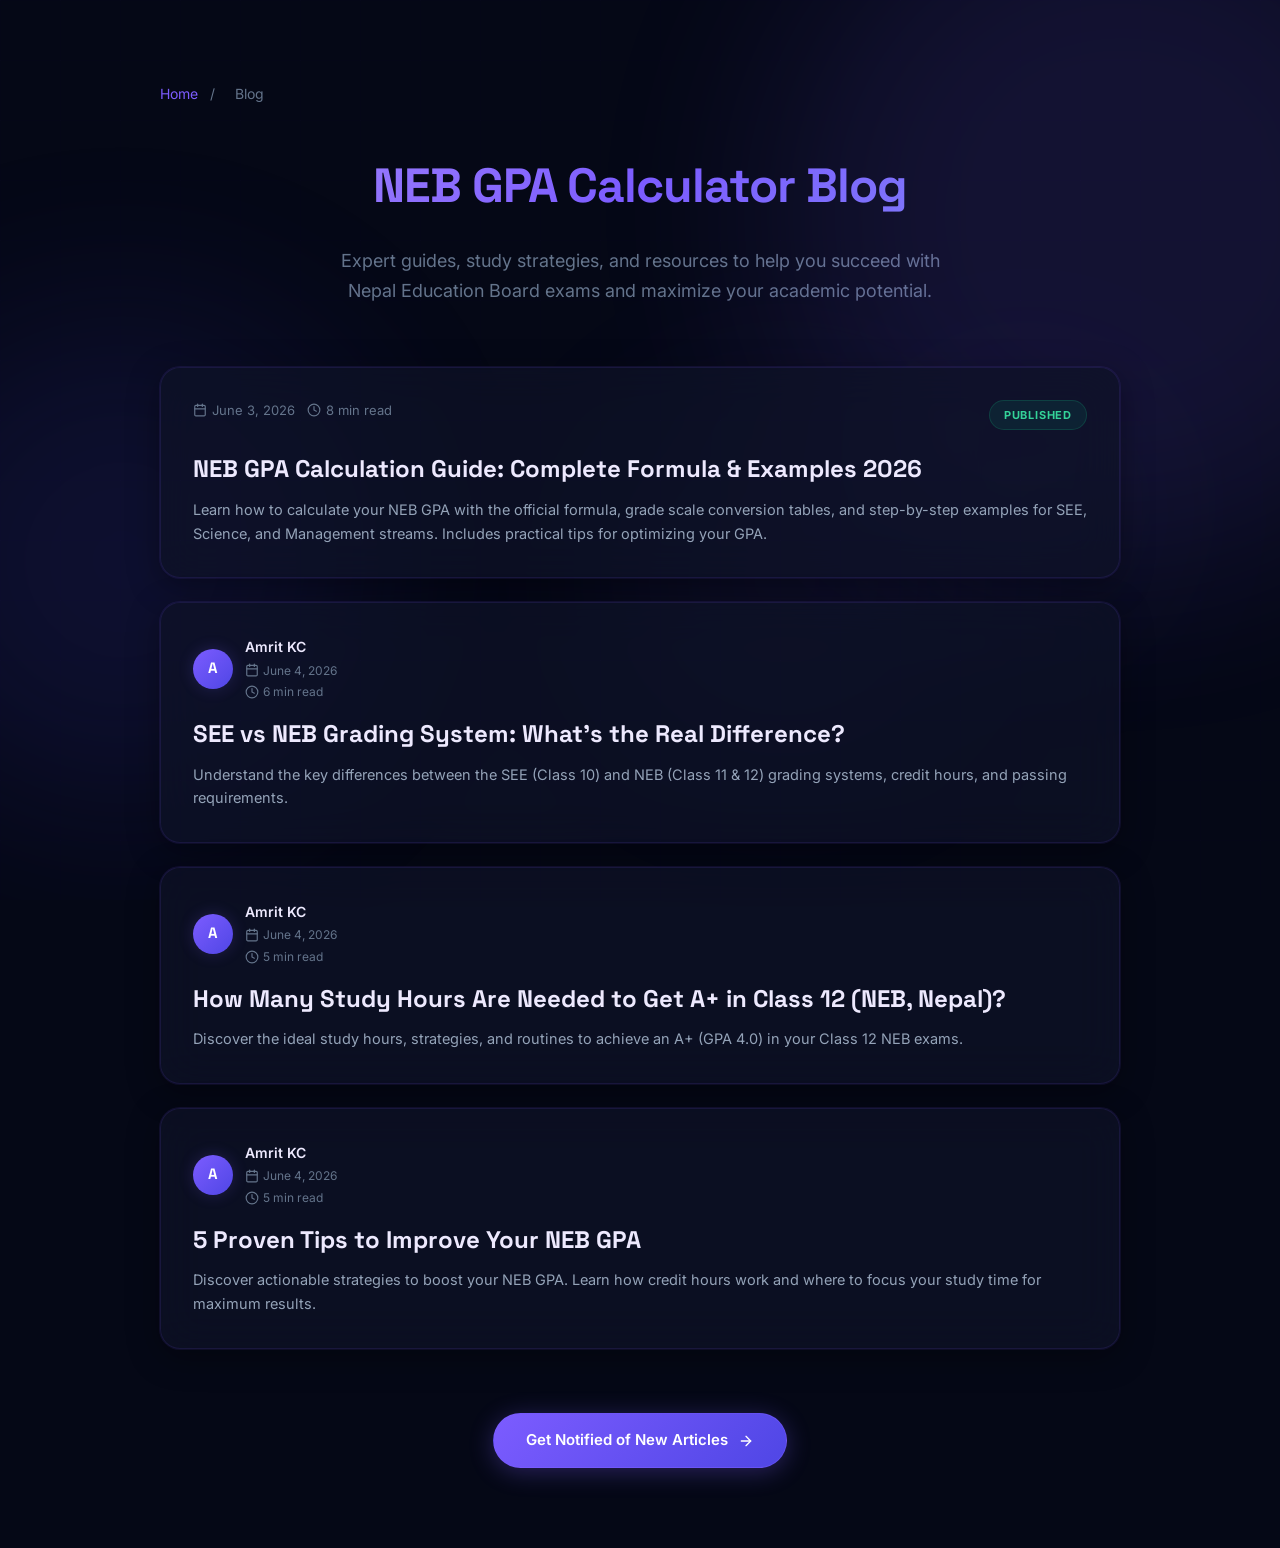
<file: blog/index.html>
<!DOCTYPE html>
<html lang="en">
<head>
    <meta charset="UTF-8">
    <meta name="viewport" content="width=device-width, initial-scale=1.0">
    <title>NEB GPA Calculator Blog | Guides, Tips & Education Resources</title>
    <meta name="description" content="Read expert guides on NEB GPA calculation, study tips, stream selection, and everything you need to succeed with Nepal Education Board exams.">
    <meta name="keywords" content="NEB blog, GPA tips, study guides, education resources, Nepal, exam preparation">
    <meta name="robots" content="index, follow">
    <link rel="canonical" href="https://neb.amritkc.com.np/blog/index.html">
    
    <!-- Open Graph / Facebook -->
    <meta property="og:type" content="website">
    <meta property="og:url" content="https://neb.amritkc.com.np/blog/index.html">
    <meta property="og:title" content="NEB GPA Calculator Blog | Guides, Tips & Education Resources">
    <meta property="og:description" content="Expert guides on NEB GPA calculation, study strategies, and exam preparation for SEE, Class 11, and Class 12 students.">
    <meta property="og:image" content="https://neb.amritkc.com.np/assets/images/neb-gpa-favicon.png">
    
    <!-- Twitter -->
    <meta property="twitter:card" content="summary_large_image">
    <meta property="twitter:url" content="https://neb.amritkc.com.np/blog/index.html">
    <meta property="twitter:title" content="NEB GPA Calculator Blog | Guides, Tips & Education Resources">
    <meta property="twitter:description" content="Expert guides on NEB GPA calculation, study strategies, and exam preparation for SEE, Class 11, and Class 12 students.">
    <meta property="twitter:image" content="https://neb.amritkc.com.np/assets/images/neb-gpa-favicon.png">

    <link href="https://fonts.googleapis.com/css2?family=Inter:wght@300;400;500;600;700;800&family=Space+Grotesk:wght@400;500;600;700;800&display=swap" rel="stylesheet">
    <link rel="stylesheet" href="../assets/css/main.css">
    
    <style>
        .blog-hub {
            max-width: 1000px;
            margin: 0 auto;
            padding: 80px 20px;
        }
        
        .blog-hub-header {
            text-align: center;
            margin-bottom: 60px;
        }
        
        .blog-hub-header h1 {
            font-family: 'Space Grotesk', sans-serif;
            font-size: clamp(2rem, 5vw, 3rem);
            font-weight: 800;
            margin-bottom: 20px;
            background: linear-gradient(135deg, var(--accent-light), var(--accent), #818CF8);
            -webkit-background-clip: text;
            -webkit-text-fill-color: transparent;
            background-clip: text;
            letter-spacing: -1px;
        }
        
        .blog-hub-header p {
            font-size: clamp(15px, 2vw, 18px);
            color: var(--text-muted);
            max-width: 600px;
            margin: 0 auto;
            line-height: 1.7;
        }
        
        .breadcrumb {
            margin-bottom: 40px;
        }
        
        .breadcrumb a {
            color: var(--accent);
            text-decoration: none;
            font-size: 14px;
        }
        
        .breadcrumb span {
            color: var(--text-muted);
            margin: 0 8px;
            font-size: 14px;
        }
        
        .blog-posts-grid {
            display: grid;
            gap: 24px;
        }
        
        .blog-card {
            background: var(--bg-card);
            backdrop-filter: blur(20px);
            border: 1px solid var(--border-card);
            border-radius: var(--radius);
            padding: 32px;
            transition: var(--transition);
            text-decoration: none;
            color: inherit;
            display: block;
            box-shadow: var(--shadow-card);
            position: relative;
            overflow: hidden;
        }

        .blog-card::after {
            content: '→';
            position: absolute;
            right: 28px;
            bottom: 28px;
            font-size: 20px;
            font-weight: 700;
            color: var(--accent);
            opacity: 0;
            transform: translateX(-8px);
            transition: var(--transition);
        }
        
        .blog-card:hover {
            border-color: var(--border-card-hover);
            transform: translateY(-5px);
            box-shadow: var(--shadow-card-hover);
            background: var(--bg-card-hover);
        }

        .blog-card:hover::after {
            opacity: 1;
            transform: translateX(0);
        }
        
        .blog-card-header {
            display: flex;
            align-items: flex-start;
            justify-content: space-between;
            gap: 16px;
            margin-bottom: 16px;
        }
        
        .blog-card-meta {
            display: flex;
            gap: 12px;
            align-items: center;
            flex-wrap: wrap;
            font-size: 13px;
            color: var(--text-muted);
            margin-bottom: 16px;
        }
        
        .blog-card-meta span {
            display: flex;
            align-items: center;
            gap: 5px;
        }

        .blog-author {
            display: flex;
            align-items: center;
            gap: 12px;
        }

        .blog-author-avatar {
            width: 40px;
            height: 40px;
            background: linear-gradient(135deg, var(--accent), var(--accent-secondary));
            border-radius: 50%;
            display: flex;
            align-items: center;
            justify-content: center;
            color: white;
            font-weight: 700;
            font-size: 15px;
            font-family: 'Space Grotesk', sans-serif;
            flex-shrink: 0;
            box-shadow: 0 0 16px rgba(124, 92, 255, 0.2);
        }

        .blog-author-info {
            display: flex;
            flex-direction: column;
            gap: 2px;
        }

        .blog-author-info strong {
            font-size: 14px;
            font-weight: 600;
            color: var(--text-heading);
        }

        .blog-author-info span {
            font-size: 12px;
            color: var(--text-muted);
            display: flex;
            align-items: center;
            gap: 4px;
        }
        
        .blog-card h2 {
            font-family: 'Space Grotesk', sans-serif;
            font-size: clamp(1.15rem, 2.5vw, 1.5rem);
            font-weight: 700;
            margin-bottom: 12px;
            color: var(--text-heading);
            line-height: 1.35;
            transition: color 0.3s ease;
        }

        .blog-card:hover h2 {
            color: var(--accent-light);
        }
        
        .blog-card p {
            font-size: 14.5px;
            color: var(--text-body);
            line-height: 1.65;
            margin-bottom: 0;
        }
        
        .blog-card-badge {
            background: rgba(16, 185, 129, 0.1);
            color: #34D399;
            padding: 5px 14px;
            border-radius: 100px;
            font-size: 11px;
            font-weight: 700;
            text-transform: uppercase;
            letter-spacing: 0.8px;
            white-space: nowrap;
            border: 1px solid rgba(16, 185, 129, 0.2);
        }
        
        .coming-soon-note {
            text-align: center;
            padding: 40px 20px;
            background: rgba(124, 92, 255, 0.03);
            border: 1px dashed rgba(124, 92, 255, 0.2);
            border-radius: 12px;
            margin-top: 40px;
        }
        
        .coming-soon-note p {
            color: var(--text-muted);
            font-size: 15px;
        }

        .blog-cta-btn {
            display: inline-flex;
            align-items: center;
            gap: 10px;
            background: linear-gradient(135deg, var(--accent), var(--accent-secondary));
            color: white;
            padding: 14px 32px;
            border-radius: 100px;
            text-decoration: none;
            font-weight: 600;
            font-size: 15px;
            transition: var(--transition);
            border: 1.5px solid rgba(124, 92, 255, 0.4);
            box-shadow: 0 4px 24px rgba(124, 92, 255, 0.3);
        }

        .blog-cta-btn:hover {
            transform: translateY(-3px);
            box-shadow: 0 8px 32px rgba(124, 92, 255, 0.45);
            border-color: rgba(124, 92, 255, 0.6);
        }

        .blog-cta-btn:active {
            transform: translateY(-1px);
        }
        
        @media (max-width: 768px) {
            .blog-hub {
                padding: 60px 16px;
            }

            .blog-card {
                padding: 24px 20px;
            }

            .blog-card::after {
                right: 20px;
                bottom: 20px;
            }

            .blog-card h2 {
                font-size: 1.1rem;
            }

            .blog-card p {
                font-size: 14px;
            }

            .blog-author-avatar {
                width: 36px;
                height: 36px;
                font-size: 13px;
            }
        }

        @media (max-width: 480px) {
            .blog-card-header {
                flex-direction: column;
                gap: 12px;
            }
        }
    </style>

    <script type="application/ld+json">
    {
      "@context": "https://schema.org",
      "@type": "CollectionPage",
      "name": "NEB GPA Calculator Blog",
      "description": "Expert guides and resources on NEB GPA calculation, study tips, and exam preparation.",
      "url": "https://neb.amritkc.com.np/blog/index.html",
      "publisher": {
        "@type": "Organization",
        "name": "Amrit KC GPA Calculator",
        "url": "https://neb.amritkc.com.np/",
        "logo": "https://neb.amritkc.com.np/assets/images/neb-gpa-favicon.png"
      }
    }
    </script>
    <script type="application/ld+json">
    {
      "@context": "https://schema.org",
      "@type": "BreadcrumbList",
      "itemListElement": [
        {
          "@type": "ListItem",
          "position": 1,
          "name": "Home",
          "item": "https://neb.amritkc.com.np/"
        },
        {
          "@type": "ListItem",
          "position": 2,
          "name": "Blog",
          "item": "https://neb.amritkc.com.np/blog/"
        }
      ]
    }
    </script>
</head>
<body>
    <div class="ambient-bg">
        <div class="ambient-orb"></div>
        <div class="ambient-orb"></div>
        <div class="ambient-orb"></div>
        <div class="ambient-orb"></div>
    </div>
    <div class="grid-overlay"></div>

    <div class="blog-hub">
        <div class="breadcrumb">
            <a href="/">Home</a>
            <span>/</span>
            <span>Blog</span>
        </div>

        <header class="blog-hub-header">
            <h1>NEB GPA Calculator Blog</h1>
            <p>Expert guides, study strategies, and resources to help you succeed with Nepal Education Board exams and maximize your academic potential.</p>
        </header>

        <div class="blog-posts-grid">
            <!-- Published Article -->
            <a href="neb-gpa-calculation-guide.html" class="blog-card">
                <div class="blog-card-header">
                    <div style="flex: 1;">
                        <div class="blog-card-meta">
                            <span><svg xmlns="http://www.w3.org/2000/svg" width="14" height="14" viewBox="0 0 24 24" fill="none" stroke="currentColor" stroke-width="2" stroke-linecap="round" stroke-linejoin="round" class="meta-icon"><rect x="3" y="4" width="18" height="18" rx="2" ry="2"></rect><line x1="16" y1="2" x2="16" y2="6"></line><line x1="8" y1="2" x2="8" y2="6"></line><line x1="3" y1="10" x2="21" y2="10"></line></svg> June 3, 2026</span>
                            <span><svg xmlns="http://www.w3.org/2000/svg" width="14" height="14" viewBox="0 0 24 24" fill="none" stroke="currentColor" stroke-width="2" stroke-linecap="round" stroke-linejoin="round" class="meta-icon"><circle cx="12" cy="12" r="10"></circle><polyline points="12 6 12 12 16 14"></polyline></svg> 8 min read</span>
                        </div>
                    </div>
                    <span class="blog-card-badge">Published</span>
                </div>
                <h2>NEB GPA Calculation Guide: Complete Formula & Examples 2026</h2>
                <p>Learn how to calculate your NEB GPA with the official formula, grade scale conversion tables, and step-by-step examples for SEE, Science, and Management streams. Includes practical tips for optimizing your GPA.</p>
            </a>

            <a href="see-vs-neb-grading-system.html" class="blog-card fade-up">
                <div class="blog-card-meta">
                    <div class="blog-author">
                        <div class="blog-author-avatar">A</div>
                        <div class="blog-author-info">
                            <strong>Amrit KC</strong>
                            <span><svg xmlns="http://www.w3.org/2000/svg" width="14" height="14" viewBox="0 0 24 24" fill="none" stroke="currentColor" stroke-width="2" stroke-linecap="round" stroke-linejoin="round" class="meta-icon"><rect x="3" y="4" width="18" height="18" rx="2" ry="2"></rect><line x1="16" y1="2" x2="16" y2="6"></line><line x1="8" y1="2" x2="8" y2="6"></line><line x1="3" y1="10" x2="21" y2="10"></line></svg> June 4, 2026</span>
                            <span><svg xmlns="http://www.w3.org/2000/svg" width="14" height="14" viewBox="0 0 24 24" fill="none" stroke="currentColor" stroke-width="2" stroke-linecap="round" stroke-linejoin="round" class="meta-icon"><circle cx="12" cy="12" r="10"></circle><polyline points="12 6 12 12 16 14"></polyline></svg> 6 min read</span>
                        </div>
                    </div>
                </div>
                <h2>SEE vs NEB Grading System: What's the Real Difference?</h2>
                <p>Understand the key differences between the SEE (Class 10) and NEB (Class 11 & 12) grading systems, credit hours, and passing requirements.</p>
            </a>

            <a href="how-many-study-hours-needed-for-a-plus.html" class="blog-card fade-up">
                <div class="blog-card-meta">
                    <div class="blog-author">
                        <div class="blog-author-avatar">A</div>
                        <div class="blog-author-info">
                            <strong>Amrit KC</strong>
                            <span><svg xmlns="http://www.w3.org/2000/svg" width="14" height="14" viewBox="0 0 24 24" fill="none" stroke="currentColor" stroke-width="2" stroke-linecap="round" stroke-linejoin="round" class="meta-icon"><rect x="3" y="4" width="18" height="18" rx="2" ry="2"></rect><line x1="16" y1="2" x2="16" y2="6"></line><line x1="8" y1="2" x2="8" y2="6"></line><line x1="3" y1="10" x2="21" y2="10"></line></svg> June 4, 2026</span>
                            <span><svg xmlns="http://www.w3.org/2000/svg" width="14" height="14" viewBox="0 0 24 24" fill="none" stroke="currentColor" stroke-width="2" stroke-linecap="round" stroke-linejoin="round" class="meta-icon"><circle cx="12" cy="12" r="10"></circle><polyline points="12 6 12 12 16 14"></polyline></svg> 5 min read</span>
                        </div>
                    </div>
                </div>
                <h2>How Many Study Hours Are Needed to Get A+ in Class 12 (NEB, Nepal)?</h2>
                <p>Discover the ideal study hours, strategies, and routines to achieve an A+ (GPA 4.0) in your Class 12 NEB exams.</p>
            </a>


            <a href="tips-to-improve-gpa.html" class="blog-card fade-up">
                <div class="blog-card-meta">
                    <div class="blog-author">
                        <div class="blog-author-avatar">A</div>
                        <div class="blog-author-info">
                            <strong>Amrit KC</strong>
                            <span><svg xmlns="http://www.w3.org/2000/svg" width="14" height="14" viewBox="0 0 24 24" fill="none" stroke="currentColor" stroke-width="2" stroke-linecap="round" stroke-linejoin="round" class="meta-icon"><rect x="3" y="4" width="18" height="18" rx="2" ry="2"></rect><line x1="16" y1="2" x2="16" y2="6"></line><line x1="8" y1="2" x2="8" y2="6"></line><line x1="3" y1="10" x2="21" y2="10"></line></svg> June 4, 2026</span>
                            <span><svg xmlns="http://www.w3.org/2000/svg" width="14" height="14" viewBox="0 0 24 24" fill="none" stroke="currentColor" stroke-width="2" stroke-linecap="round" stroke-linejoin="round" class="meta-icon"><circle cx="12" cy="12" r="10"></circle><polyline points="12 6 12 12 16 14"></polyline></svg> 5 min read</span>
                        </div>
                    </div>
                </div>
                <h2>5 Proven Tips to Improve Your NEB GPA</h2>
                <p>Discover actionable strategies to boost your NEB GPA. Learn how credit hours work and where to focus your study time for maximum results.</p>
            </a>

            <div style="text-align: center; margin-top: 40px;">
                <a href="/#contact" class="blog-cta-btn">
                    Get Notified of New Articles
                    <svg xmlns="http://www.w3.org/2000/svg" width="16" height="16" viewBox="0 0 24 24" fill="none" stroke="currentColor" stroke-width="2" stroke-linecap="round" stroke-linejoin="round"><path d="M5 12h14"/><path d="m12 5 7 7-7 7"/></svg>
                </a>
            </div>
        </div>
    </div>

    <script src="../assets/js/main.js"></script>
</body>
</html>
</file>
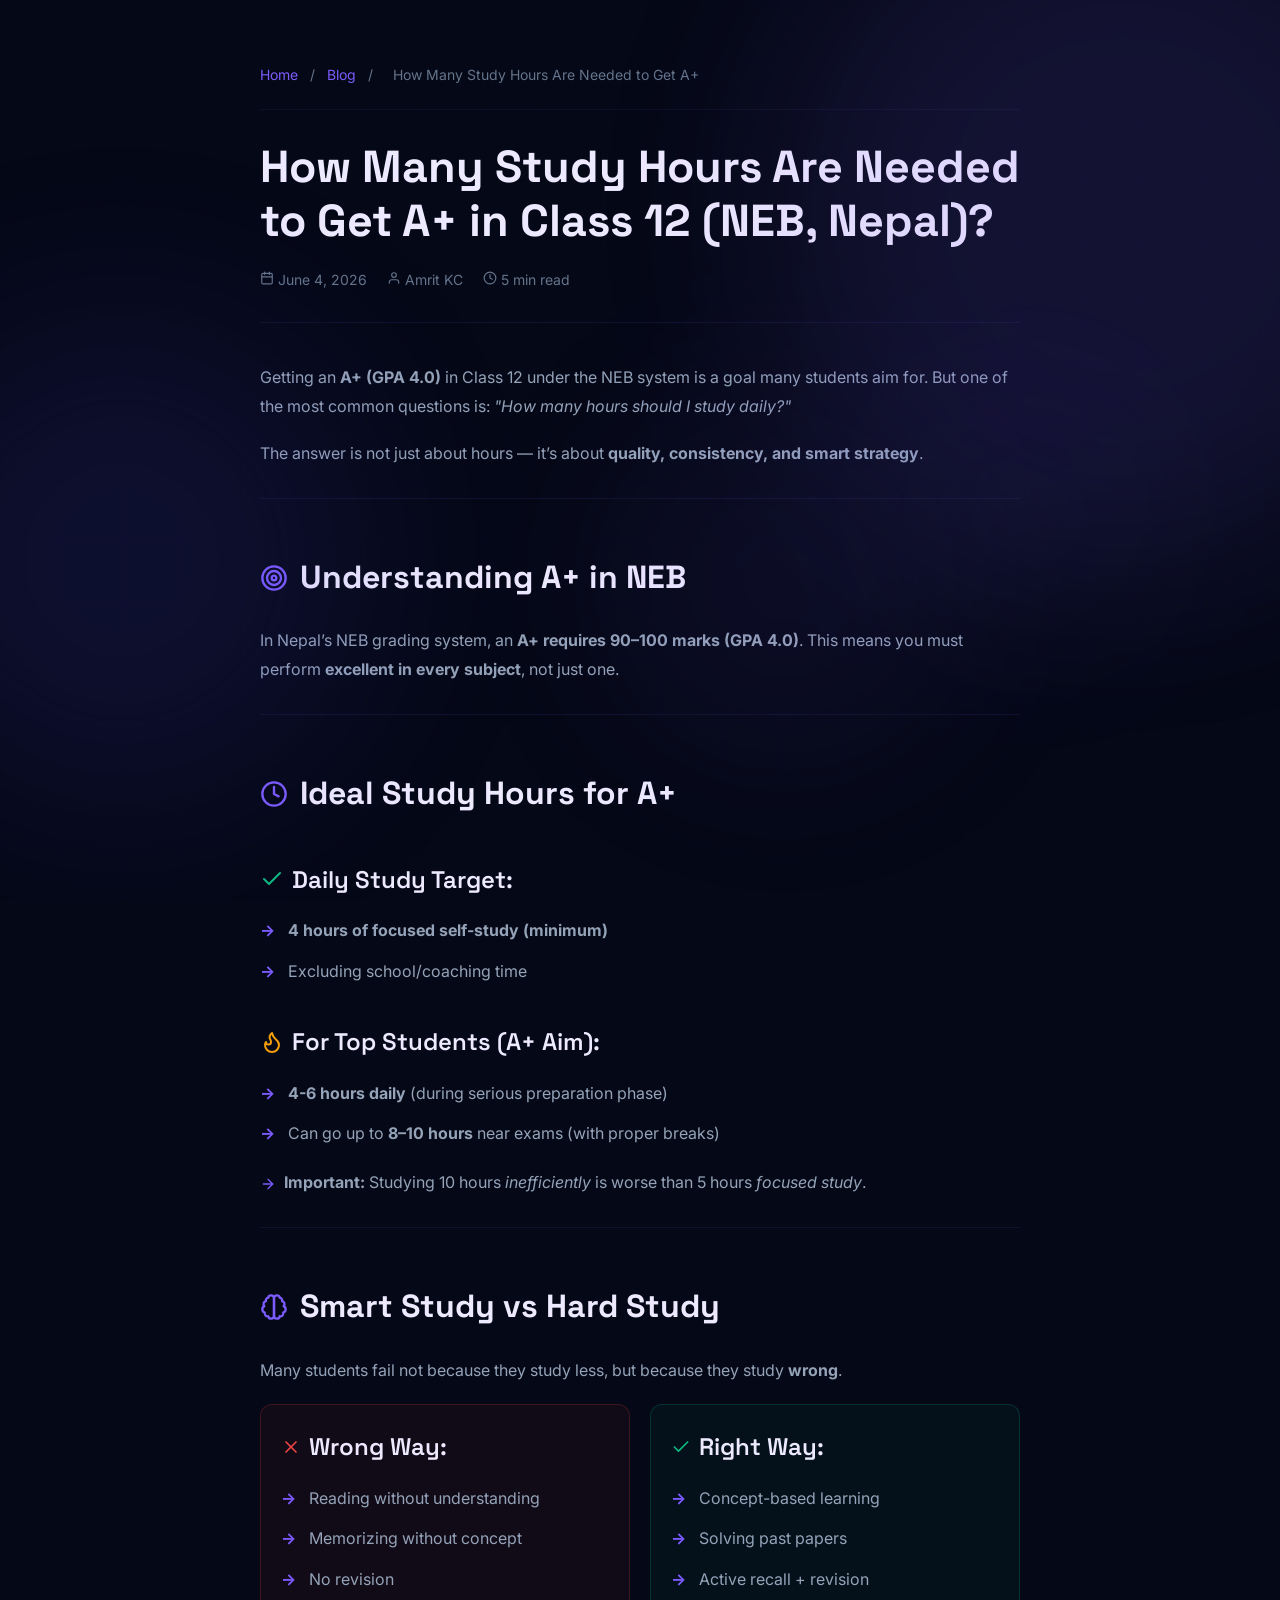
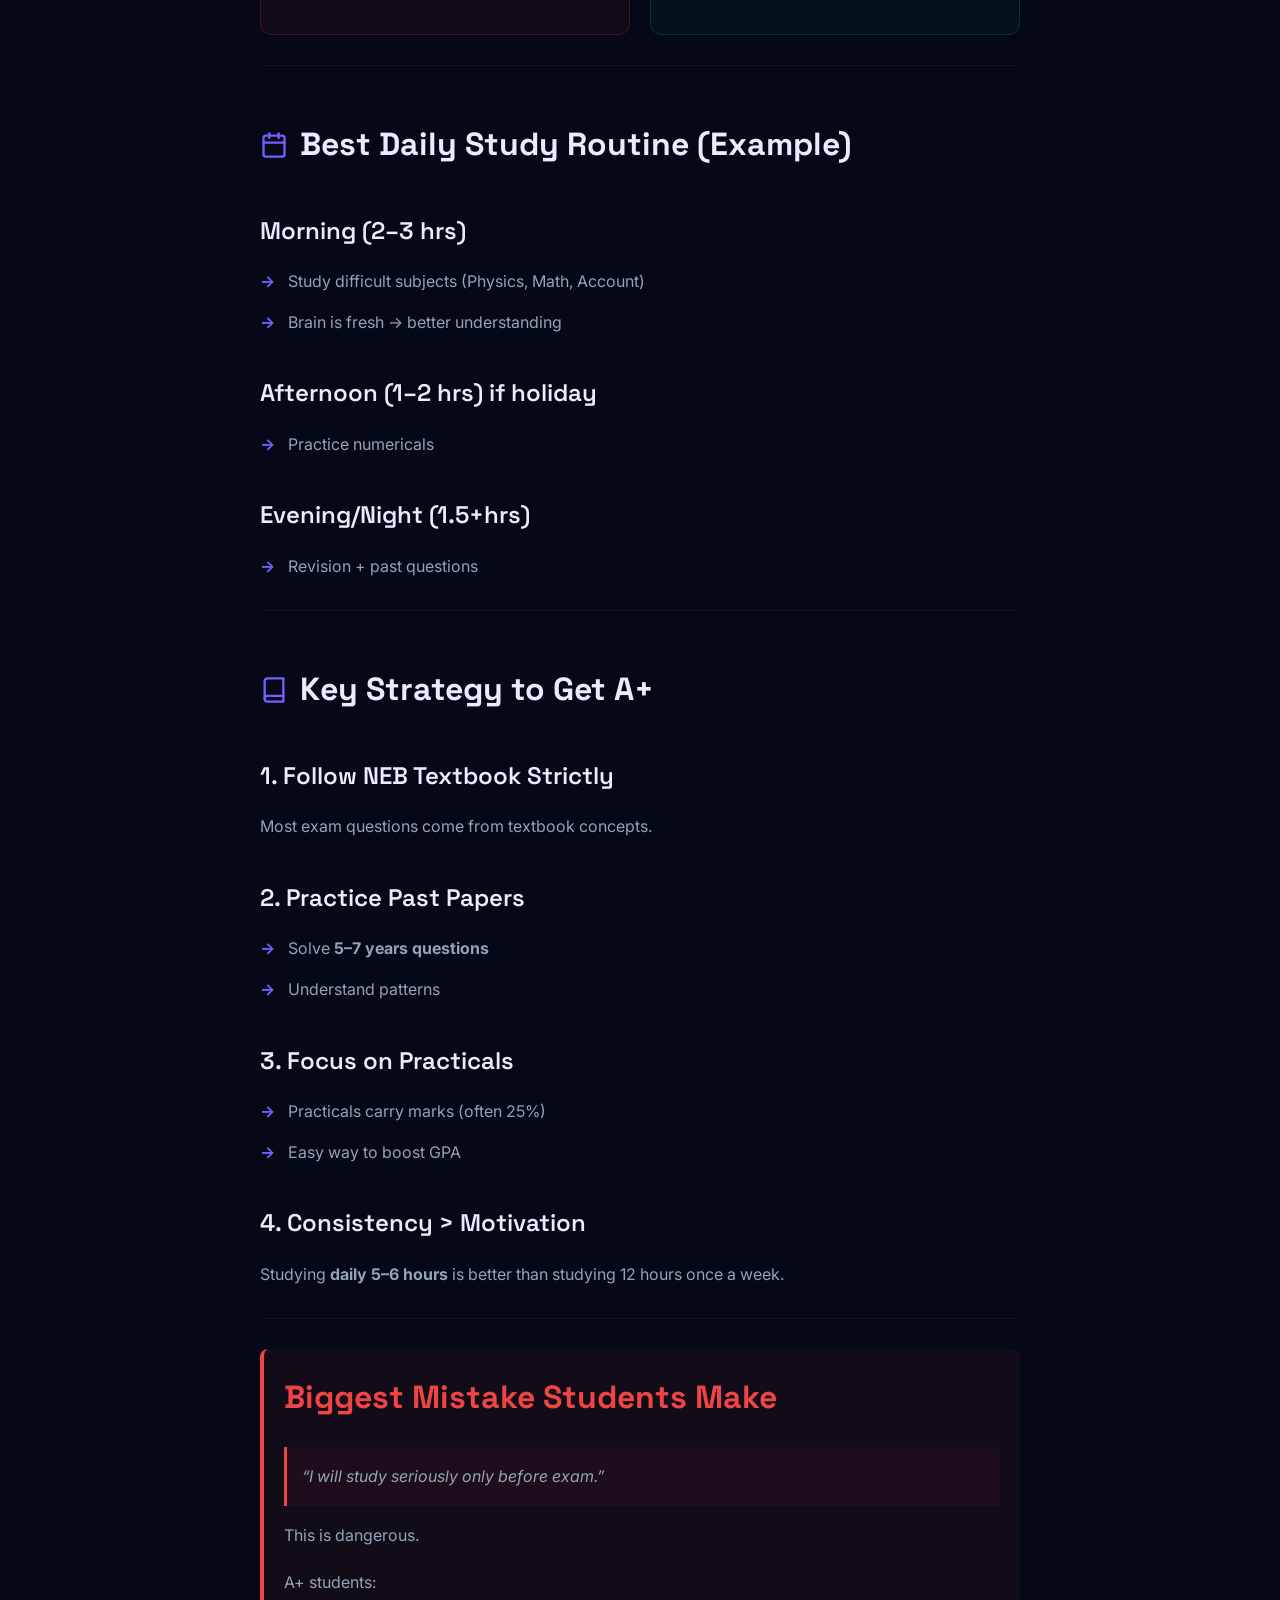
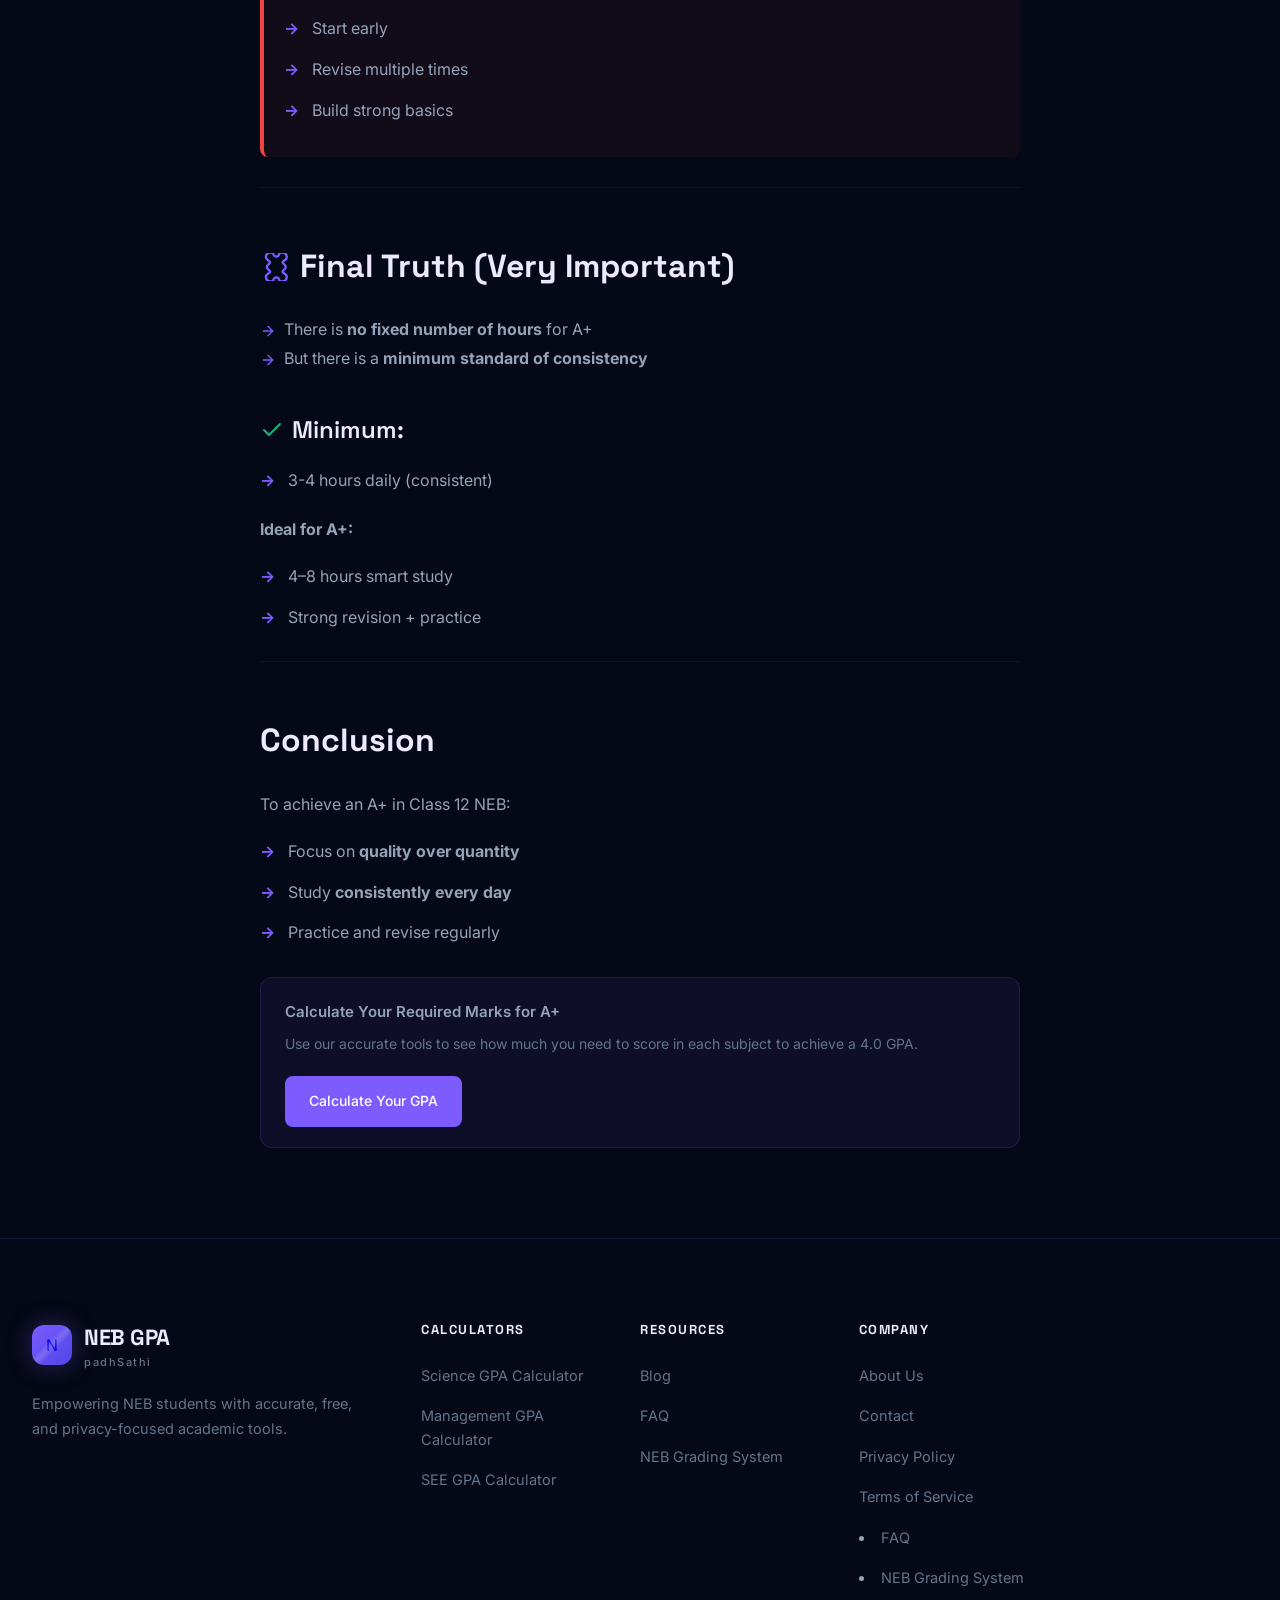
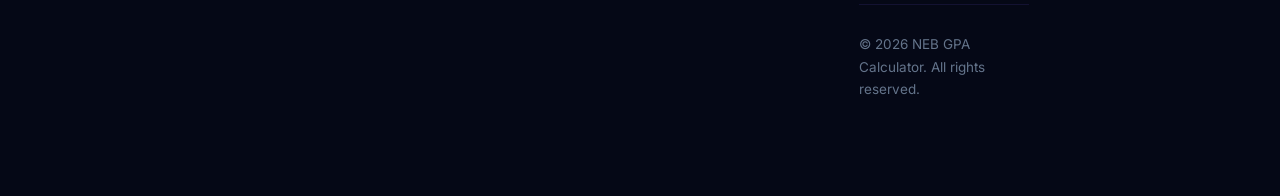
<file: blog/how-many-study-hours-needed-for-a-plus.html>
<!DOCTYPE html>
<html lang="en">
<head>
    <meta charset="UTF-8">
    <meta name="viewport" content="width=device-width, initial-scale=1.0">
    <title>How Many Study Hours Are Needed to Get A+ in Class 12 (NEB, Nepal)?</title>
    <meta name="description" content="Discover the ideal study hours, strategies, and routines to achieve an A+ (GPA 4.0) in your Class 12 NEB exams.">
    <meta name="robots" content="index, follow">
    <link rel="canonical" href="https://neb.amritkc.com.np/blog/how-many-study-hours-needed-for-a-plus.html">
    
    <!-- Open Graph -->
    <meta property="og:type" content="article">
    <meta property="og:url" content="https://neb.amritkc.com.np/blog/how-many-study-hours-needed-for-a-plus.html">
    <meta property="og:title" content="How Many Study Hours Are Needed to Get A+ in Class 12 (NEB, Nepal)?">
    <meta property="og:description" content="Discover the ideal study hours, strategies, and routines to achieve an A+ (GPA 4.0) in your Class 12 NEB exams.">
    <meta property="og:image" content="https://neb.amritkc.com.np/assets/images/neb-gpa-favicon.png">
    
    <link href="https://fonts.googleapis.com/css2?family=Inter:wght@300;400;500;600;700;800&family=Space+Grotesk:wght@400;500;600;700;800&display=swap" rel="stylesheet">
    <link rel="stylesheet" href="../assets/css/main.css">
    
    <style>
        .blog-post { max-width: 800px; margin: 0 auto; padding: 60px 20px; color: var(--text-primary); line-height: 1.8; }
        .blog-header { margin-bottom: 40px; padding-bottom: 30px; border-bottom: 1px solid rgba(124, 92, 255, 0.1); }
        .blog-header h1 { font-family: 'Space Grotesk', sans-serif; font-size: 2.8rem; font-weight: 800; margin-bottom: 20px; line-height: 1.2; color: var(--text-heading); }
        .blog-meta { display: flex; gap: 20px; font-size: 14px; color: var(--text-muted); flex-wrap: wrap; }
        .blog-content h2 { font-family: 'Space Grotesk', sans-serif; font-size: 2rem; font-weight: 700; margin-top: 50px; margin-bottom: 20px; color: var(--text-heading); display: flex; align-items: center; }
        .blog-content h3 { font-family: 'Space Grotesk', sans-serif; font-size: 1.5rem; font-weight: 600; margin-top: 35px; margin-bottom: 15px; color: var(--text-heading); display: flex; align-items: center; }
        .blog-content p { margin-bottom: 18px; font-size: 16px; }
        .blog-content a { text-decoration: none; font-weight: 500; border-bottom: 1px solid rgba(124, 92, 255, 0.3); transition: all 0.3s ease; }
        .blog-content a:hover { border-bottom-color: var(--accent); padding-bottom: 2px; }
        .blog-content ul { list-style: none; padding-left: 0; margin-bottom: 20px; }
        .blog-content li { margin-bottom: 12px; padding-left: 28px; position: relative; font-size: 16px; }
        .blog-content li:before { content: "→"; position: absolute; left: 0; color: var(--accent); font-weight: bold; }
        .callout { background: rgba(124, 92, 255, 0.08); border-left: 4px solid var(--accent); padding: 20px; border-radius: 8px; margin: 25px 0; }
        .internal-link-cta { background: rgba(124, 92, 255, 0.08); border: 1px solid rgba(124, 92, 255, 0.15); padding: 20px 24px; border-radius: 12px; margin: 30px 0; display: flex; align-items: center; justify-content: space-between; gap: 20px; flex-wrap: wrap; }
        .internal-link-cta h4 { margin: 0 0 6px 0; font-weight: 600; font-size: 15px; }
        .internal-link-cta p { margin: 0; font-size: 14px; color: var(--text-muted); }
        .internal-link-cta-btn { background: var(--accent); color: white; padding: 12px 24px; border-radius: 8px; text-decoration: none; font-weight: 600; font-size: 14px; white-space: nowrap; transition: all 0.3s ease; }
        .breadcrumb { margin-bottom: 30px; padding-bottom: 20px; border-bottom: 1px solid rgba(124, 92, 255, 0.08); }
        .breadcrumb a { color: var(--accent); text-decoration: none; font-size: 14px; }
        .breadcrumb span { color: var(--text-muted); margin: 0 8px; font-size: 14px; }
    </style>
</head>
<body>
    <div class="ambient-bg">
        <div class="ambient-orb"></div>
        <div class="ambient-orb"></div>
        <div class="ambient-orb"></div>
        <div class="ambient-orb"></div>
    </div>
    <div class="grid-overlay"></div>

    <div class="blog-post">
        <div class="breadcrumb">
            <a href="/">Home</a>
            <span>/</span>
            <a href="/blog/">Blog</a>
            <span>/</span>
            <span>How Many Study Hours Are Needed to Get A+</span>
        </div>

        <article>
            <header class="blog-header">
                <h1>How Many Study Hours Are Needed to Get A+ in Class 12 (NEB, Nepal)?</h1>
                <div class="blog-meta">
                    <span><svg xmlns="http://www.w3.org/2000/svg" width="14" height="14" viewBox="0 0 24 24" fill="none" stroke="currentColor" stroke-width="2" stroke-linecap="round" stroke-linejoin="round" class="meta-icon"><rect x="3" y="4" width="18" height="18" rx="2" ry="2"></rect><line x1="16" y1="2" x2="16" y2="6"></line><line x1="8" y1="2" x2="8" y2="6"></line><line x1="3" y1="10" x2="21" y2="10"></line></svg> June 4, 2026</span>
                    <span><svg xmlns="http://www.w3.org/2000/svg" width="14" height="14" viewBox="0 0 24 24" fill="none" stroke="currentColor" stroke-width="2" stroke-linecap="round" stroke-linejoin="round" class="meta-icon"><path d="M20 21v-2a4 4 0 0 0-4-4H8a4 4 0 0 0-4 4v2"></path><circle cx="12" cy="7" r="4"></circle></svg> Amrit KC</span>
                    <span><svg xmlns="http://www.w3.org/2000/svg" width="14" height="14" viewBox="0 0 24 24" fill="none" stroke="currentColor" stroke-width="2" stroke-linecap="round" stroke-linejoin="round" class="meta-icon"><circle cx="12" cy="12" r="10"></circle><polyline points="12 6 12 12 16 14"></polyline></svg> 5 min read</span>
                </div>
            </header>

            <div class="blog-content">
                <p>Getting an <strong>A+ (GPA 4.0)</strong> in Class 12 under the NEB system is a goal many students aim for. But one of the most common questions is: <em>"How many hours should I study daily?"</em></p>
                
                <p>The answer is not just about hours — it’s about <strong>quality, consistency, and smart strategy</strong>.</p>

                <hr style="margin: 30px 0; border: none; border-top: 1px solid rgba(124, 92, 255, 0.1);">

                <h2><svg xmlns="http://www.w3.org/2000/svg" width="28" height="28" viewBox="0 0 24 24" fill="none" stroke="currentColor" stroke-width="2" stroke-linecap="round" stroke-linejoin="round" class="inline-icon" style="margin-right: 12px; color: var(--accent);"><circle cx="12" cy="12" r="10"></circle><circle cx="12" cy="12" r="6"></circle><circle cx="12" cy="12" r="2"></circle></svg> Understanding A+ in NEB</h2>
                
                <p>In Nepal’s NEB grading system, an <strong>A+ requires 90–100 marks (GPA 4.0)</strong>. This means you must perform <strong>excellent in every subject</strong>, not just one.</p>

                <hr style="margin: 30px 0; border: none; border-top: 1px solid rgba(124, 92, 255, 0.1);">

                <h2><svg xmlns="http://www.w3.org/2000/svg" width="28" height="28" viewBox="0 0 24 24" fill="none" stroke="currentColor" stroke-width="2" stroke-linecap="round" stroke-linejoin="round" class="inline-icon" style="margin-right: 12px; color: var(--accent);"><circle cx="12" cy="12" r="10"></circle><polyline points="12 6 12 12 16 14"></polyline></svg> Ideal Study Hours for A+</h2>
                
                <h3><svg xmlns="http://www.w3.org/2000/svg" width="24" height="24" viewBox="0 0 24 24" fill="none" stroke="currentColor" stroke-width="2" stroke-linecap="round" stroke-linejoin="round" class="inline-icon" style="margin-right: 8px; color: #10B981;"><polyline points="20 6 9 17 4 12"></polyline></svg> Daily Study Target:</h3>
                <ul>
                    <li><strong>4 hours of focused self-study (minimum)</strong></li>
                    <li>Excluding school/coaching time</li>
                </ul>

                <h3><svg xmlns="http://www.w3.org/2000/svg" width="24" height="24" viewBox="0 0 24 24" fill="none" stroke="currentColor" stroke-width="2" stroke-linecap="round" stroke-linejoin="round" class="inline-icon" style="margin-right: 8px; color: #F59E0B;"><path d="M8.5 14.5A2.5 2.5 0 0 0 11 12c0-1.38-.5-2-1-3-1.072-2.143-.224-4.054 2-6 .5 2.5 2 4.9 4 6.5 2 1.6 3 3.5 3 5.5a7 7 0 1 1-14 0c0-1.153.433-2.294 1-3a2.5 2.5 0 0 0 2.5 2.5z"></path></svg> For Top Students (A+ Aim):</h3>
                <ul>
                    <li><strong>4-6 hours daily</strong> (during serious preparation phase)</li>
                    <li>Can go up to <strong>8–10 hours</strong> near exams (with proper breaks)</li>
                </ul>
                
                <p><svg xmlns="http://www.w3.org/2000/svg" width="16" height="16" viewBox="0 0 24 24" fill="none" stroke="currentColor" stroke-width="2" stroke-linecap="round" stroke-linejoin="round" class="inline-icon" style="vertical-align: text-bottom; margin-right: 4px; color: var(--accent);"><line x1="5" y1="12" x2="19" y2="12"></line><polyline points="12 5 19 12 12 19"></polyline></svg> <strong>Important:</strong> Studying 10 hours <em>inefficiently</em> is worse than 5 hours <em>focused study</em>.</p>

                <hr style="margin: 30px 0; border: none; border-top: 1px solid rgba(124, 92, 255, 0.1);">

                <h2><svg xmlns="http://www.w3.org/2000/svg" width="28" height="28" viewBox="0 0 24 24" fill="none" stroke="currentColor" stroke-width="2" stroke-linecap="round" stroke-linejoin="round" class="inline-icon" style="margin-right: 12px; color: var(--accent);"><path d="M9.5 2A2.5 2.5 0 0 1 12 4.5v15a2.5 2.5 0 0 1-4.96.44 2.5 2.5 0 0 1-2.96-3.08 3 3 0 0 1-.34-5.58 2.5 2.5 0 0 1 1.32-4.24 2.5 2.5 0 0 1 1.98-3A2.5 2.5 0 0 1 9.5 2Z"></path><path d="M14.5 2A2.5 2.5 0 0 0 12 4.5v15a2.5 2.5 0 0 0 4.96.44 2.5 2.5 0 0 0 2.96-3.08 3 3 0 0 0 .34-5.58 2.5 2.5 0 0 0-1.32-4.24 2.5 2.5 0 0 0-1.98-3A2.5 2.5 0 0 0 14.5 2Z"></path></svg> Smart Study vs Hard Study</h2>
                
                <p>Many students fail not because they study less, but because they study <strong>wrong</strong>.</p>

                <div style="display: flex; flex-wrap: wrap; gap: 20px; margin: 20px 0;">
                    <div style="flex: 1; min-width: 250px; background: rgba(239, 68, 68, 0.05); padding: 20px; border-radius: 12px; border: 1px solid rgba(239, 68, 68, 0.2);">
                        <h3 style="margin-top: 0;"><svg xmlns="http://www.w3.org/2000/svg" width="20" height="20" viewBox="0 0 24 24" fill="none" stroke="currentColor" stroke-width="2" stroke-linecap="round" stroke-linejoin="round" class="inline-icon" style="margin-right: 8px; color: #EF4444;"><line x1="18" y1="6" x2="6" y2="18"></line><line x1="6" y1="6" x2="18" y2="18"></line></svg> Wrong Way:</h3>
                        <ul>
                            <li>Reading without understanding</li>
                            <li>Memorizing without concept</li>
                            <li>No revision</li>
                        </ul>
                    </div>
                    <div style="flex: 1; min-width: 250px; background: rgba(16, 185, 129, 0.05); padding: 20px; border-radius: 12px; border: 1px solid rgba(16, 185, 129, 0.2);">
                        <h3 style="margin-top: 0;"><svg xmlns="http://www.w3.org/2000/svg" width="20" height="20" viewBox="0 0 24 24" fill="none" stroke="currentColor" stroke-width="2" stroke-linecap="round" stroke-linejoin="round" class="inline-icon" style="margin-right: 8px; color: #10B981;"><polyline points="20 6 9 17 4 12"></polyline></svg> Right Way:</h3>
                        <ul>
                            <li>Concept-based learning</li>
                            <li>Solving past papers</li>
                            <li>Active recall + revision</li>
                        </ul>
                    </div>
                </div>

                <hr style="margin: 30px 0; border: none; border-top: 1px solid rgba(124, 92, 255, 0.1);">

                <h2><svg xmlns="http://www.w3.org/2000/svg" width="28" height="28" viewBox="0 0 24 24" fill="none" stroke="currentColor" stroke-width="2" stroke-linecap="round" stroke-linejoin="round" class="inline-icon" style="margin-right: 12px; color: var(--accent);"><rect x="3" y="4" width="18" height="18" rx="2" ry="2"></rect><line x1="16" y1="2" x2="16" y2="6"></line><line x1="8" y1="2" x2="8" y2="6"></line><line x1="3" y1="10" x2="21" y2="10"></line></svg> Best Daily Study Routine (Example)</h2>
                
                <h3>Morning (2–3 hrs)</h3>
                <ul>
                    <li>Study difficult subjects (Physics, Math, Account)</li>
                    <li>Brain is fresh → better understanding</li>
                </ul>

                <h3>Afternoon (1–2 hrs) if holiday</h3>
                <ul>
                    <li>Practice numericals</li>
                </ul>

                <h3>Evening/Night (1.5+hrs)</h3>
                <ul>
                    <li>Revision + past questions</li>
                </ul>

                <hr style="margin: 30px 0; border: none; border-top: 1px solid rgba(124, 92, 255, 0.1);">

                <h2><svg xmlns="http://www.w3.org/2000/svg" width="28" height="28" viewBox="0 0 24 24" fill="none" stroke="currentColor" stroke-width="2" stroke-linecap="round" stroke-linejoin="round" class="inline-icon" style="margin-right: 12px; color: var(--accent);"><path d="M4 19.5A2.5 2.5 0 0 1 6.5 17H20"></path><path d="M6.5 2H20v20H6.5A2.5 2.5 0 0 1 4 19.5v-15A2.5 2.5 0 0 1 6.5 2z"></path></svg> Key Strategy to Get A+</h2>
                
                <h3>1. Follow NEB Textbook Strictly</h3>
                <p>Most exam questions come from textbook concepts.</p>

                <h3>2. Practice Past Papers</h3>
                <ul>
                    <li>Solve <strong>5–7 years questions</strong></li>
                    <li>Understand patterns</li>
                </ul>

                <h3>3. Focus on Practicals</h3>
                <ul>
                    <li>Practicals carry marks (often 25%)</li>
                    <li>Easy way to boost GPA</li>
                </ul>

                <h3>4. Consistency &gt; Motivation</h3>
                <p>Studying <strong>daily 5–6 hours</strong> is better than studying 12 hours once a week.</p>

                <hr style="margin: 30px 0; border: none; border-top: 1px solid rgba(124, 92, 255, 0.1);">

                <div class="callout" style="background: rgba(239, 68, 68, 0.05); border-left-color: #EF4444;">
                    <h2 style="margin-top: 0; color: #EF4444;">Biggest Mistake Students Make</h2>
                    <blockquote style="margin: 15px 0; padding: 15px; border-left: 3px solid #EF4444; background: rgba(239, 68, 68, 0.05); font-style: italic;">
                        “I will study seriously only before exam.”
                    </blockquote>
                    <p>This is dangerous.</p>
                    <p>A+ students:</p>
                    <ul style="margin-bottom: 0;">
                        <li>Start early</li>
                        <li>Revise multiple times</li>
                        <li>Build strong basics</li>
                    </ul>
                </div>

                <hr style="margin: 30px 0; border: none; border-top: 1px solid rgba(124, 92, 255, 0.1);">

                <h2><svg xmlns="http://www.w3.org/2000/svg" width="28" height="28" viewBox="0 0 24 24" fill="none" stroke="currentColor" stroke-width="2" stroke-linecap="round" stroke-linejoin="round" class="inline-icon" style="margin-right: 12px; color: var(--accent);"><path d="M19.439 7.85c-.049.322.059.648.289.878l1.568 1.568c.47.47.706 1.087.706 1.704s-.235 1.233-.706 1.704l-1.611 1.611a.98.98 0 0 0-.289.877c.046.322.246.611.536.786l1.246.747c1.378.827 2.052 2.556 1.564 4.095-.487 1.54-1.921 2.57-3.535 2.57H17.5a.965.965 0 0 1-.965-.965A2.535 2.535 0 0 0 14 20.89a2.535 2.535 0 0 0-2.535 2.535.965.965 0 0 1-.965.965H8.796c-1.613 0-3.048-1.03-3.535-2.57-.488-1.539.186-3.268 1.564-4.095l1.246-.747a.98.98 0 0 0 .536-.786.98.98 0 0 0-.289-.877L6.707 13.7a2.41 2.41 0 0 1 0-3.408l1.611-1.611a.98.98 0 0 0 .289-.877.98.98 0 0 0-.536-.786l-1.246-.747C5.447 5.444 4.773 3.715 5.26 2.176c.487-1.54 1.921-2.57 3.535-2.57h1.704c.533 0 .965.432.965.965A2.535 2.535 0 0 0 14 3.107a2.535 2.535 0 0 0 2.535-2.535.965.965 0 0 1 .965-.965h1.704c1.613 0 3.048 1.03 3.535 2.57.488 1.539-.186 3.268-1.564 4.095l-1.246.747a.98.98 0 0 0-.536.786z"></path></svg> Final Truth (Very Important)</h2>
                
                <p><svg xmlns="http://www.w3.org/2000/svg" width="16" height="16" viewBox="0 0 24 24" fill="none" stroke="currentColor" stroke-width="2" stroke-linecap="round" stroke-linejoin="round" class="inline-icon" style="vertical-align: text-bottom; margin-right: 4px; color: var(--accent);"><line x1="5" y1="12" x2="19" y2="12"></line><polyline points="12 5 19 12 12 19"></polyline></svg> There is <strong>no fixed number of hours</strong> for A+<br>
                <svg xmlns="http://www.w3.org/2000/svg" width="16" height="16" viewBox="0 0 24 24" fill="none" stroke="currentColor" stroke-width="2" stroke-linecap="round" stroke-linejoin="round" class="inline-icon" style="vertical-align: text-bottom; margin-right: 4px; color: var(--accent);"><line x1="5" y1="12" x2="19" y2="12"></line><polyline points="12 5 19 12 12 19"></polyline></svg> But there is a <strong>minimum standard of consistency</strong></p>

                <h3><svg xmlns="http://www.w3.org/2000/svg" width="24" height="24" viewBox="0 0 24 24" fill="none" stroke="currentColor" stroke-width="2" stroke-linecap="round" stroke-linejoin="round" class="inline-icon" style="margin-right: 8px; color: #10B981;"><polyline points="20 6 9 17 4 12"></polyline></svg> Minimum:</h3>
                <ul>
                    <li>3-4 hours daily (consistent)</li>
                </ul>

                <p><strong>Ideal for A+:</strong></p>
                <ul>
                    <li>4–8 hours smart study</li>
                    <li>Strong revision + practice</li>
                </ul>

                <hr style="margin: 30px 0; border: none; border-top: 1px solid rgba(124, 92, 255, 0.1);">

                <h2>Conclusion</h2>
                <p>To achieve an A+ in Class 12 NEB:</p>
                <ul>
                    <li>Focus on <strong>quality over quantity</strong></li>
                    <li>Study <strong>consistently every day</strong></li>
                    <li>Practice and revise regularly</li>
                </ul>

                <div class="internal-link-cta">
                    <div>
                        <h4>Calculate Your Required Marks for A+</h4>
                        <p>Use our accurate tools to see how much you need to score in each subject to achieve a 4.0 GPA.</p>
                    </div>
                        <a href="/#tools" class="internal-link-cta-btn">Calculate Your GPA</a>
                </div>
            </div>
        </article>
    </div>

    <!-- Footer -->
    <footer>
        <div class="footer-container">
            <div class="footer-top">
                <div class="footer-brand">
                    <a href="/" class="logo">
                        <div class="logo-icon">N</div>
                        <div>
                            <span class="logo-text">NEB GPA</span>
                            <div class="logo-sub">padhSathi</div>
                        </div>
                    </a>
                    <p>Empowering NEB students with accurate, free, and privacy-focused academic tools.</p>
                </div>
                <div class="footer-links">
                    <h4>Calculators</h4>
                    <ul>
                        <li><a href="../pages/science.html">Science GPA Calculator</a></li>
                        <li><a href="../pages/management.html">Management GPA Calculator</a></li>
                        <li><a href="../pages/see.html">SEE GPA Calculator</a></li>
                    </ul>
                </div>
                <div class="footer-links">
                    <h4>Resources</h4>
                    <ul>
                            <li><a href="/blog/">Blog</a></li>
                        <li><a href="/#faq">FAQ</a></li>
                        <li><a href="/#grading">NEB Grading System</a></li>
                    </ul>
                </div>
                <div class="footer-links">
                    <h4>Company</h4>
                    <ul>
                        <li><a href="../pages/about.html">About Us</a></li>
                        <li><a href="../pages/contact.html">Contact</a></li>
                        <li><a href="../pages/privacy.html">Privacy Policy</a></li>
                        <li><a href="../pages/terms.html">Terms of Service</a></li>
                    </ul>
                            <li><a href="/#faq">FAQ</a></li>
                            <li><a href="/#grading">NEB Grading System</a></li>
            <div class="footer-bottom">
                <p>&copy; 2026 NEB GPA Calculator. All rights reserved.</p>
            </div>
        </div>
    </footer>
    <script src="../assets/js/main.js"></script>
</body>
</html>
</file>
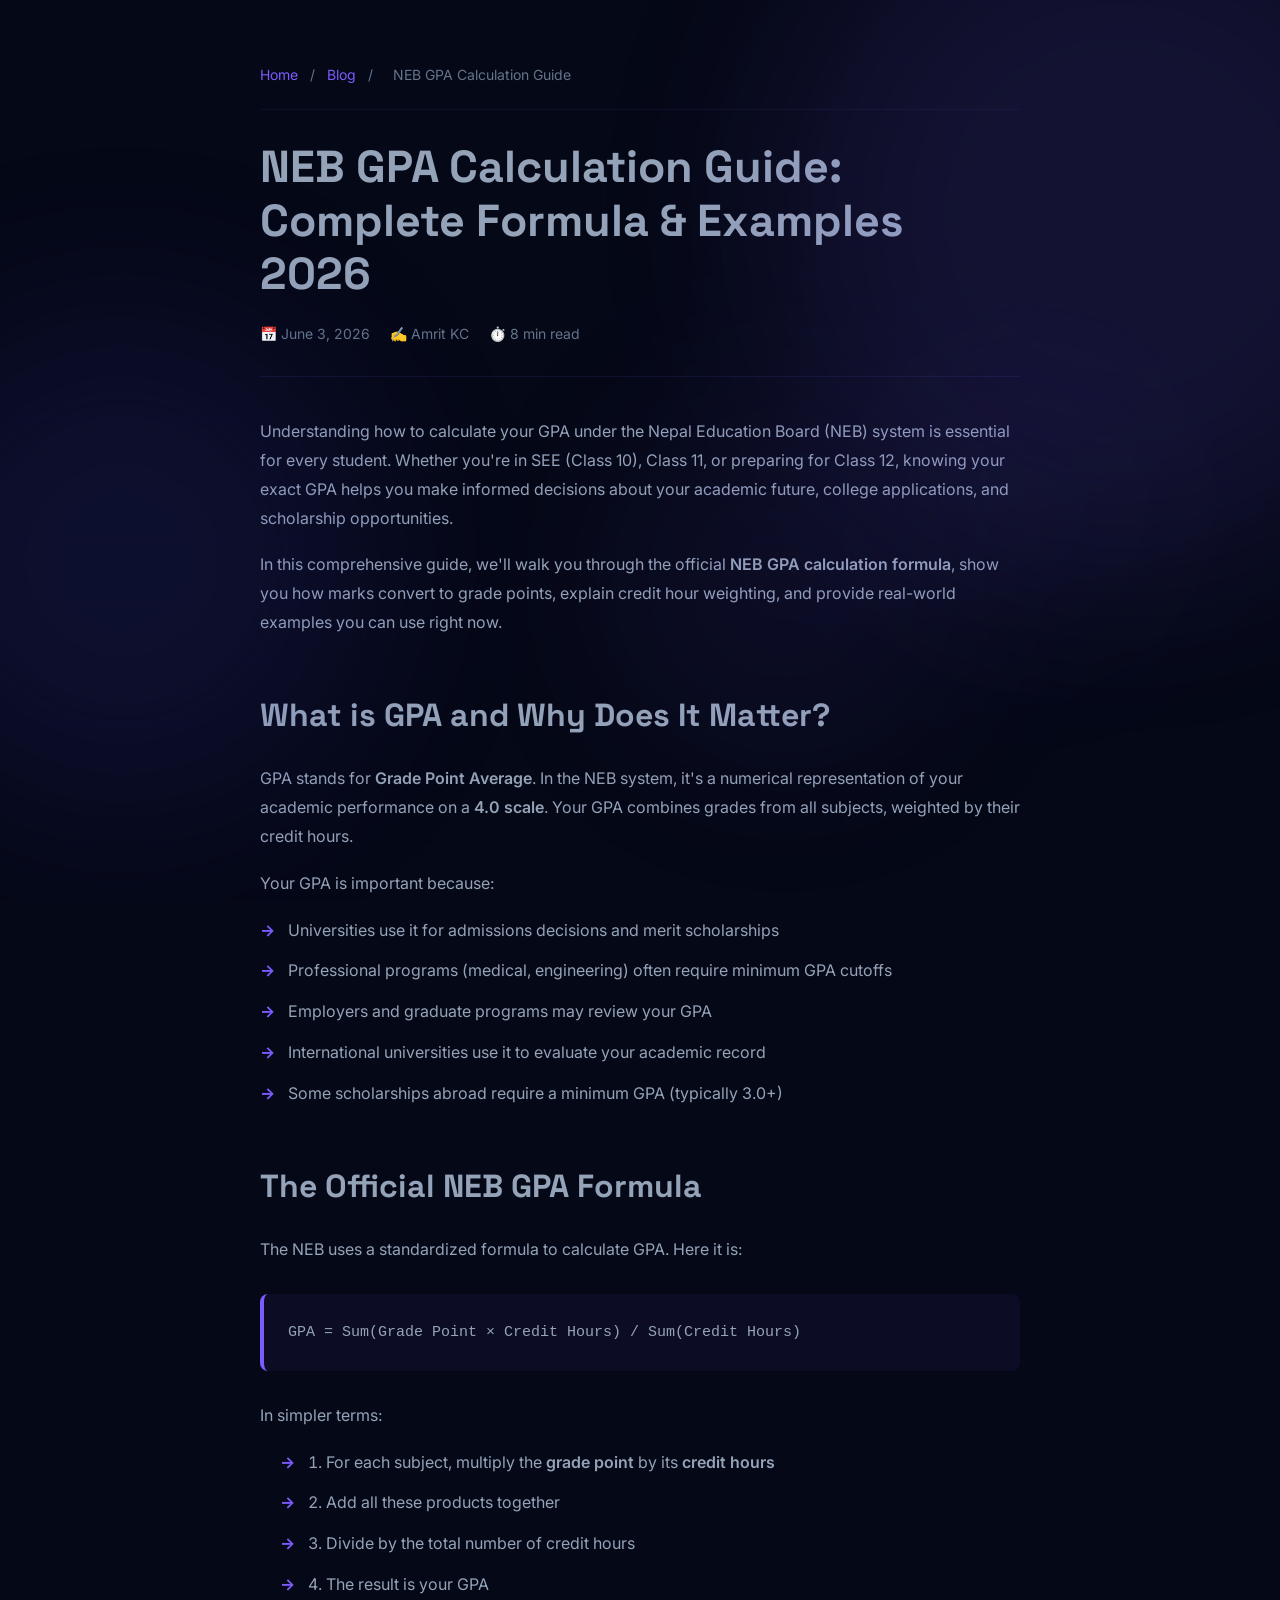
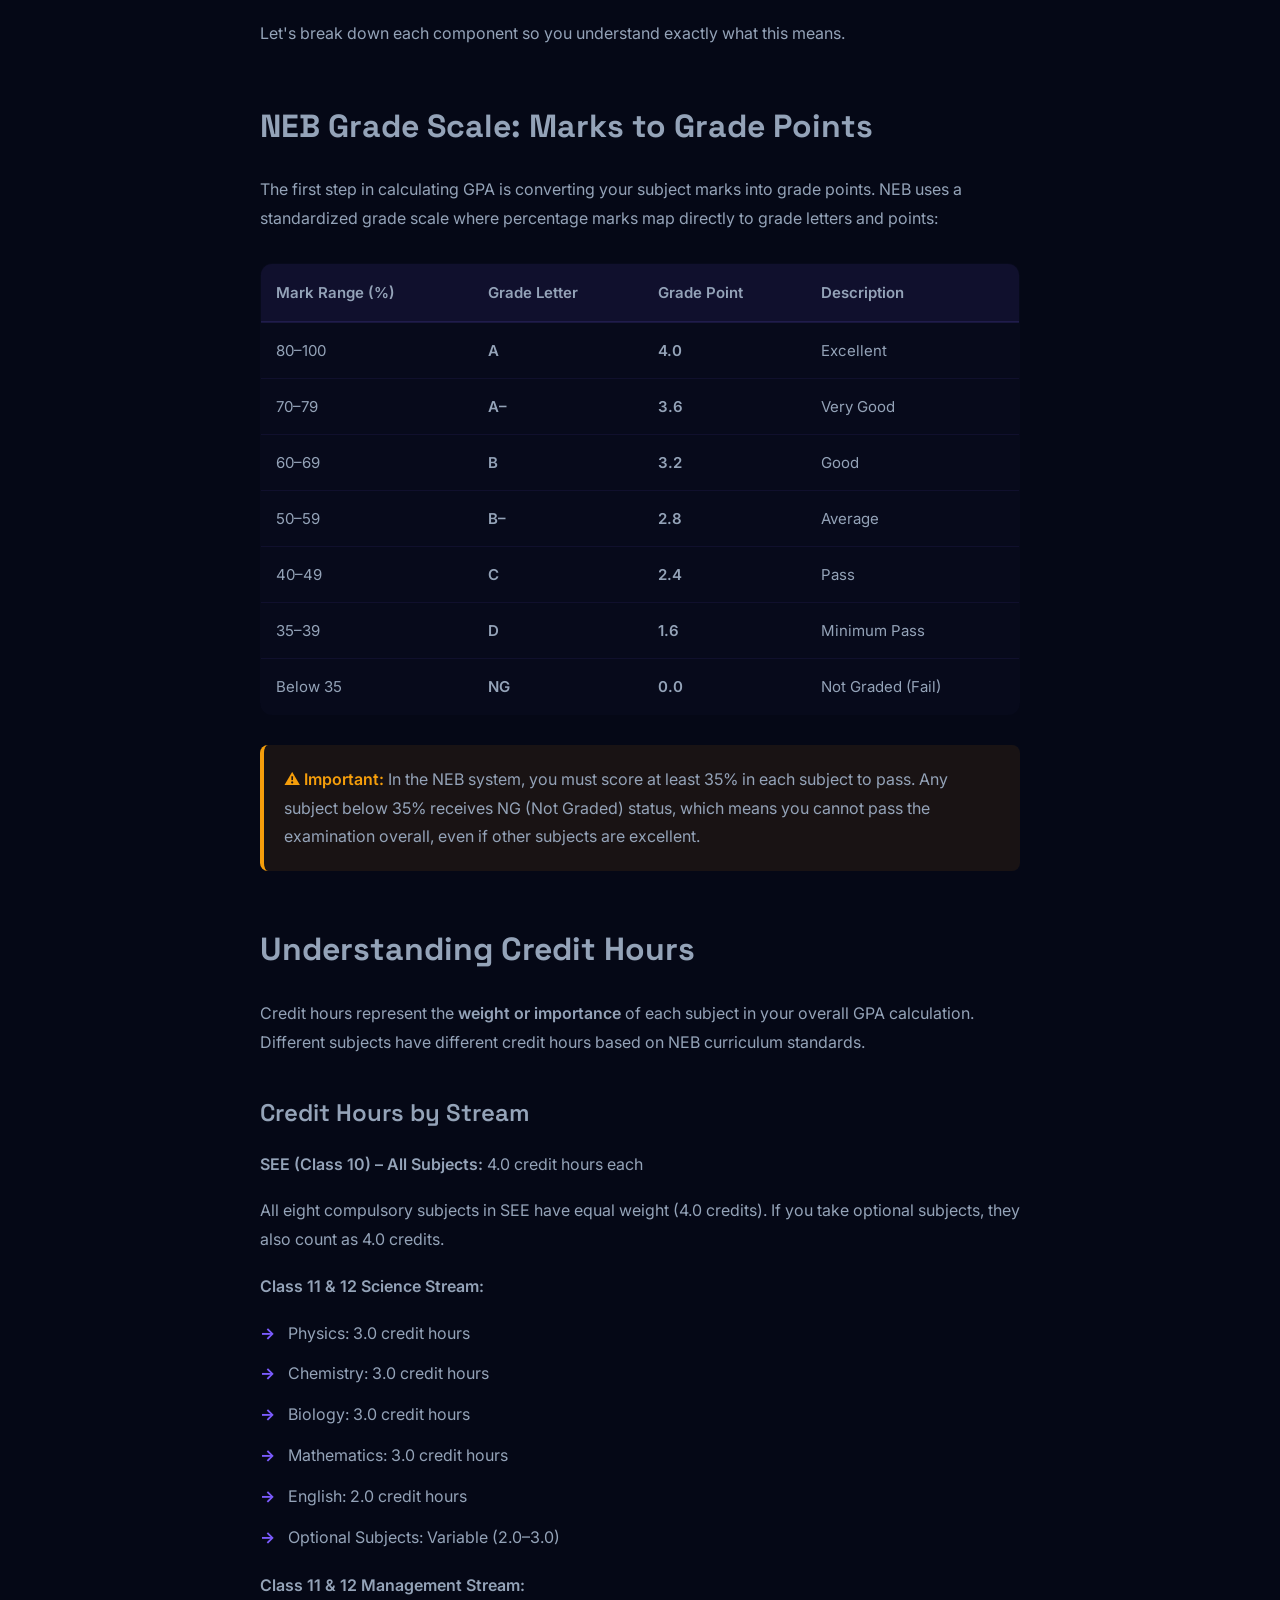
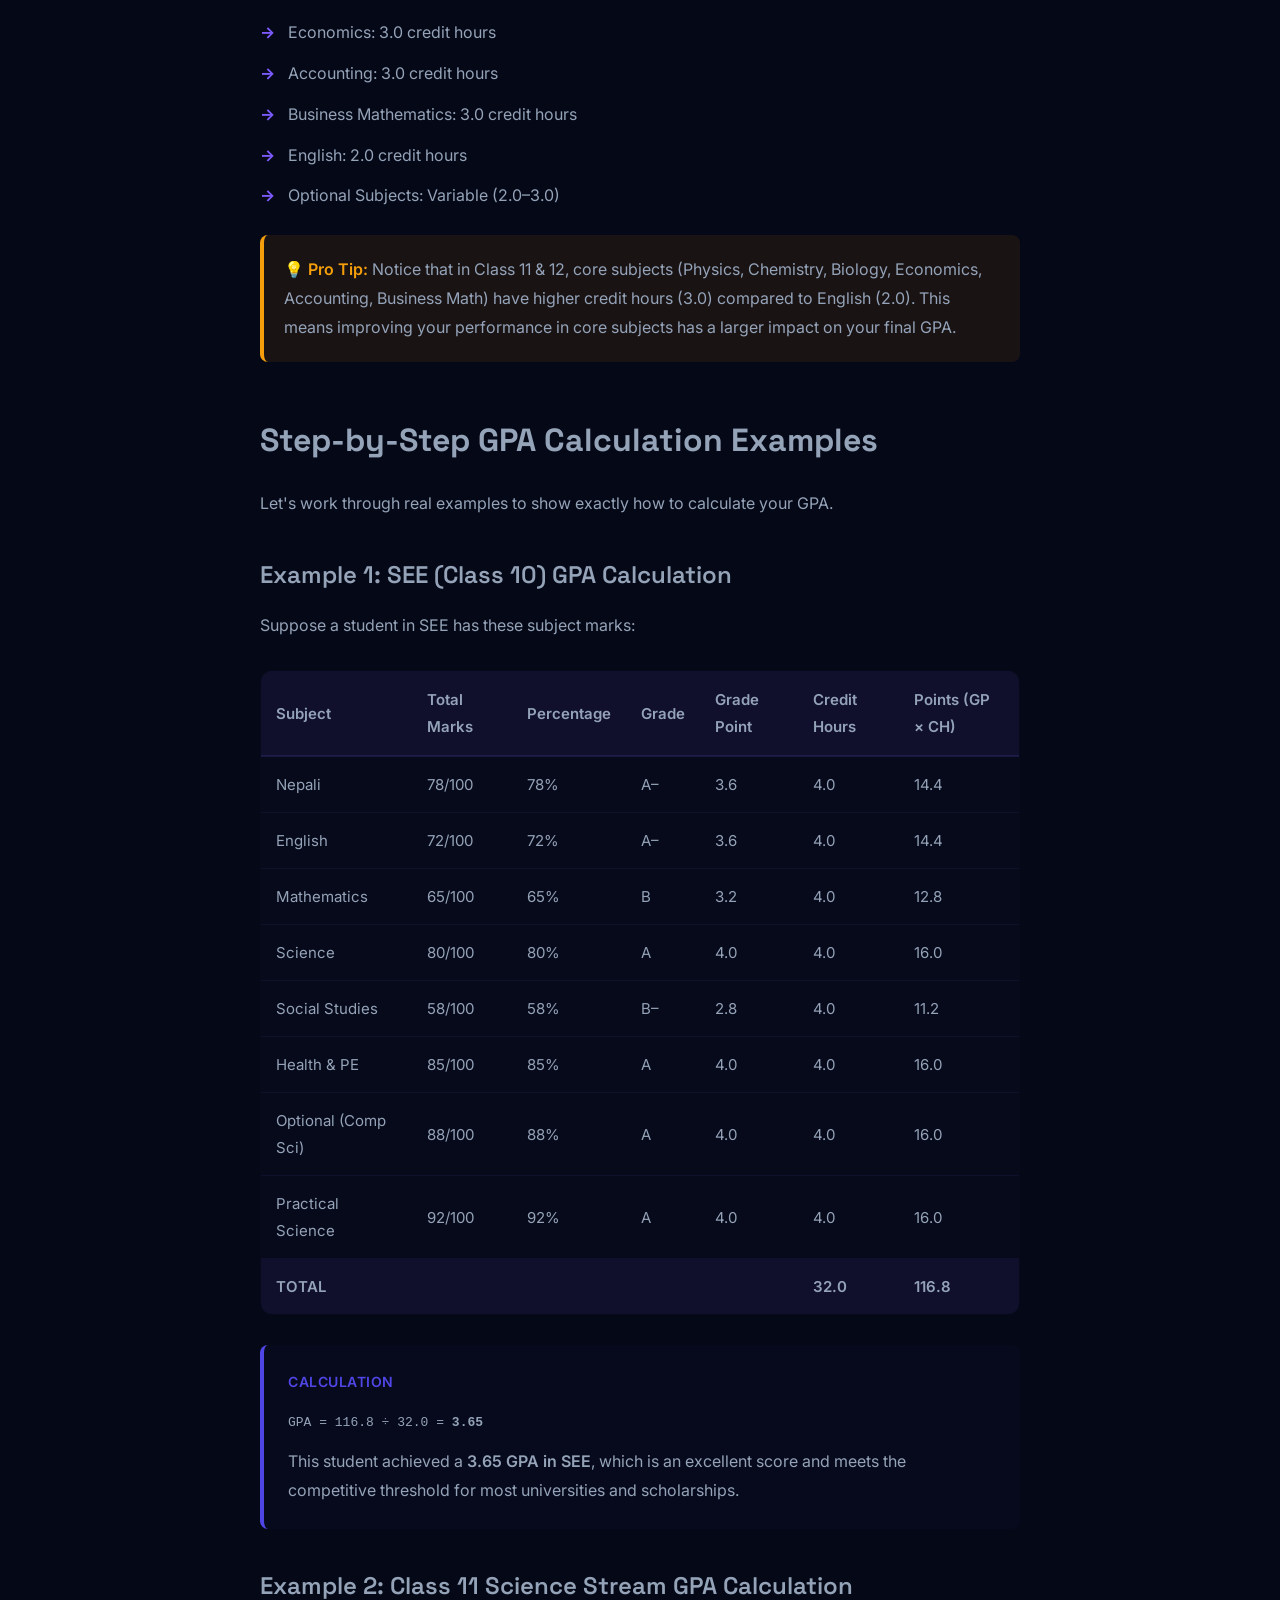
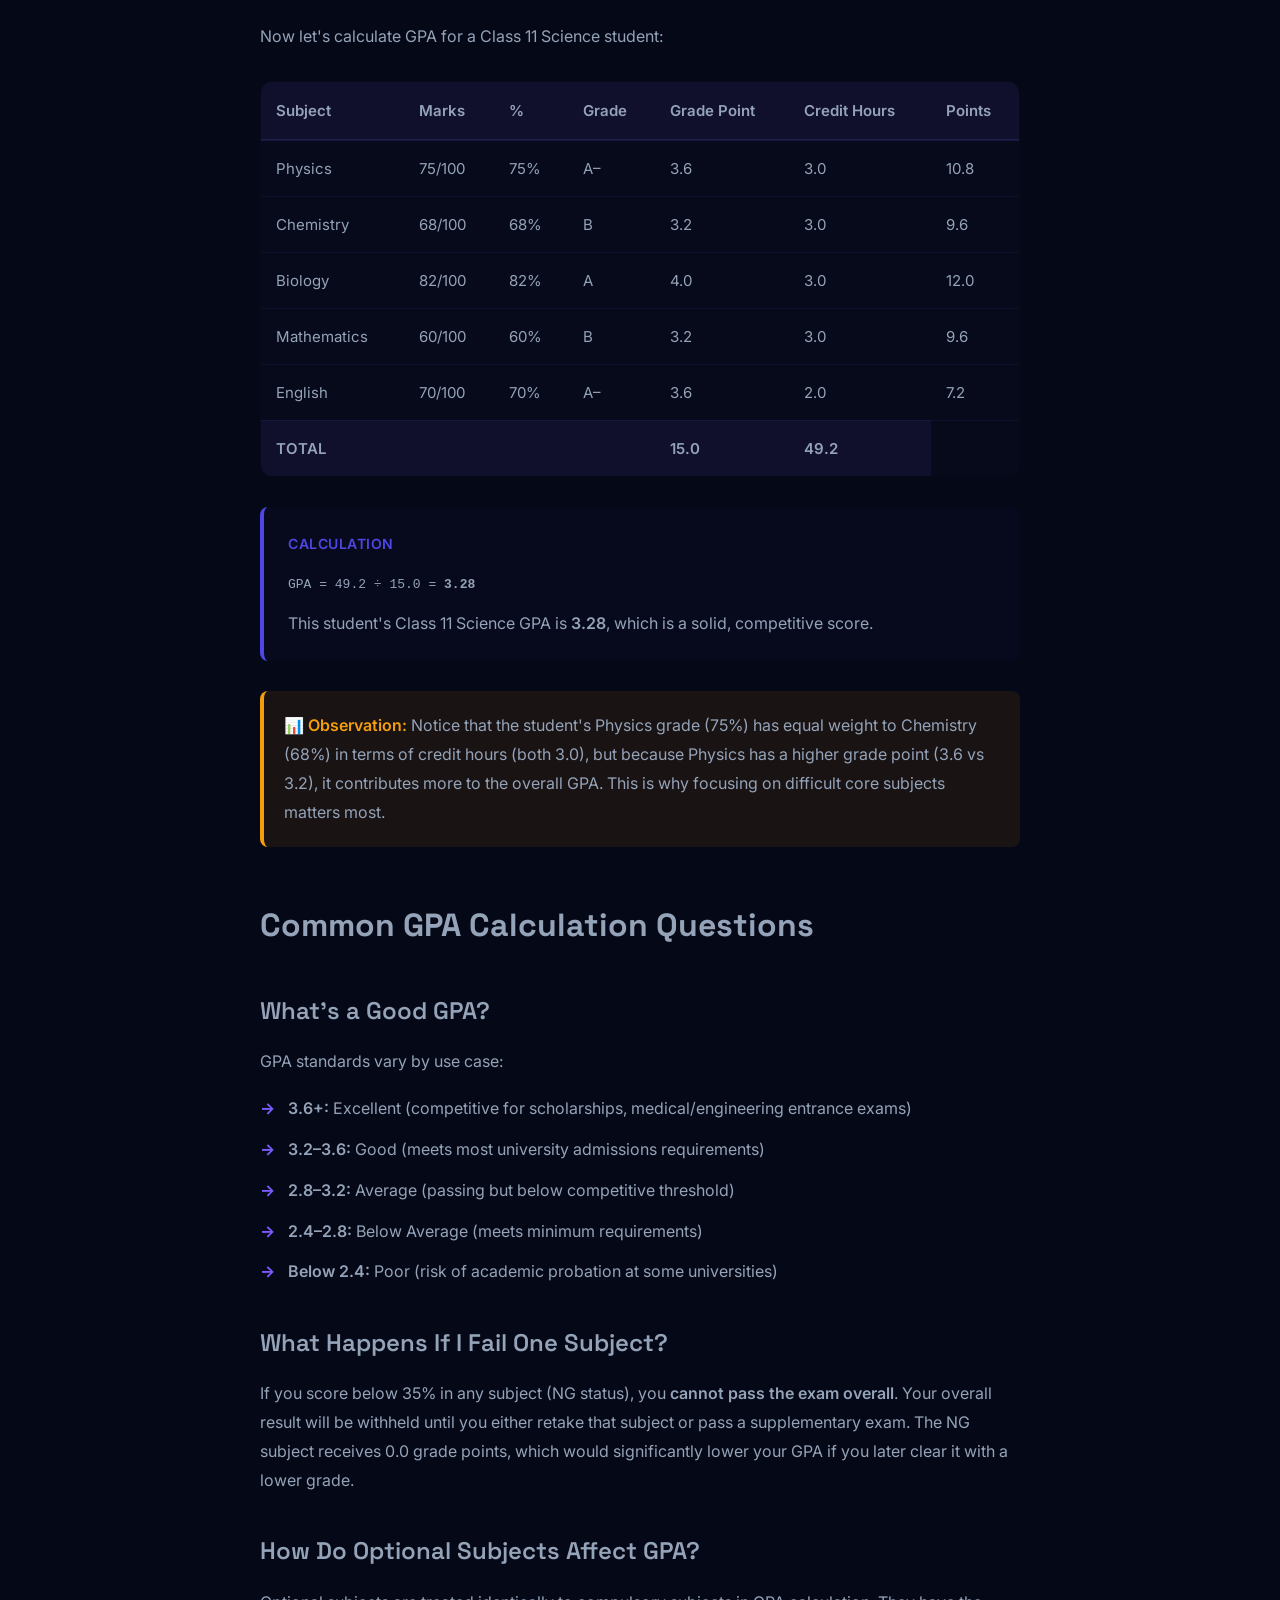
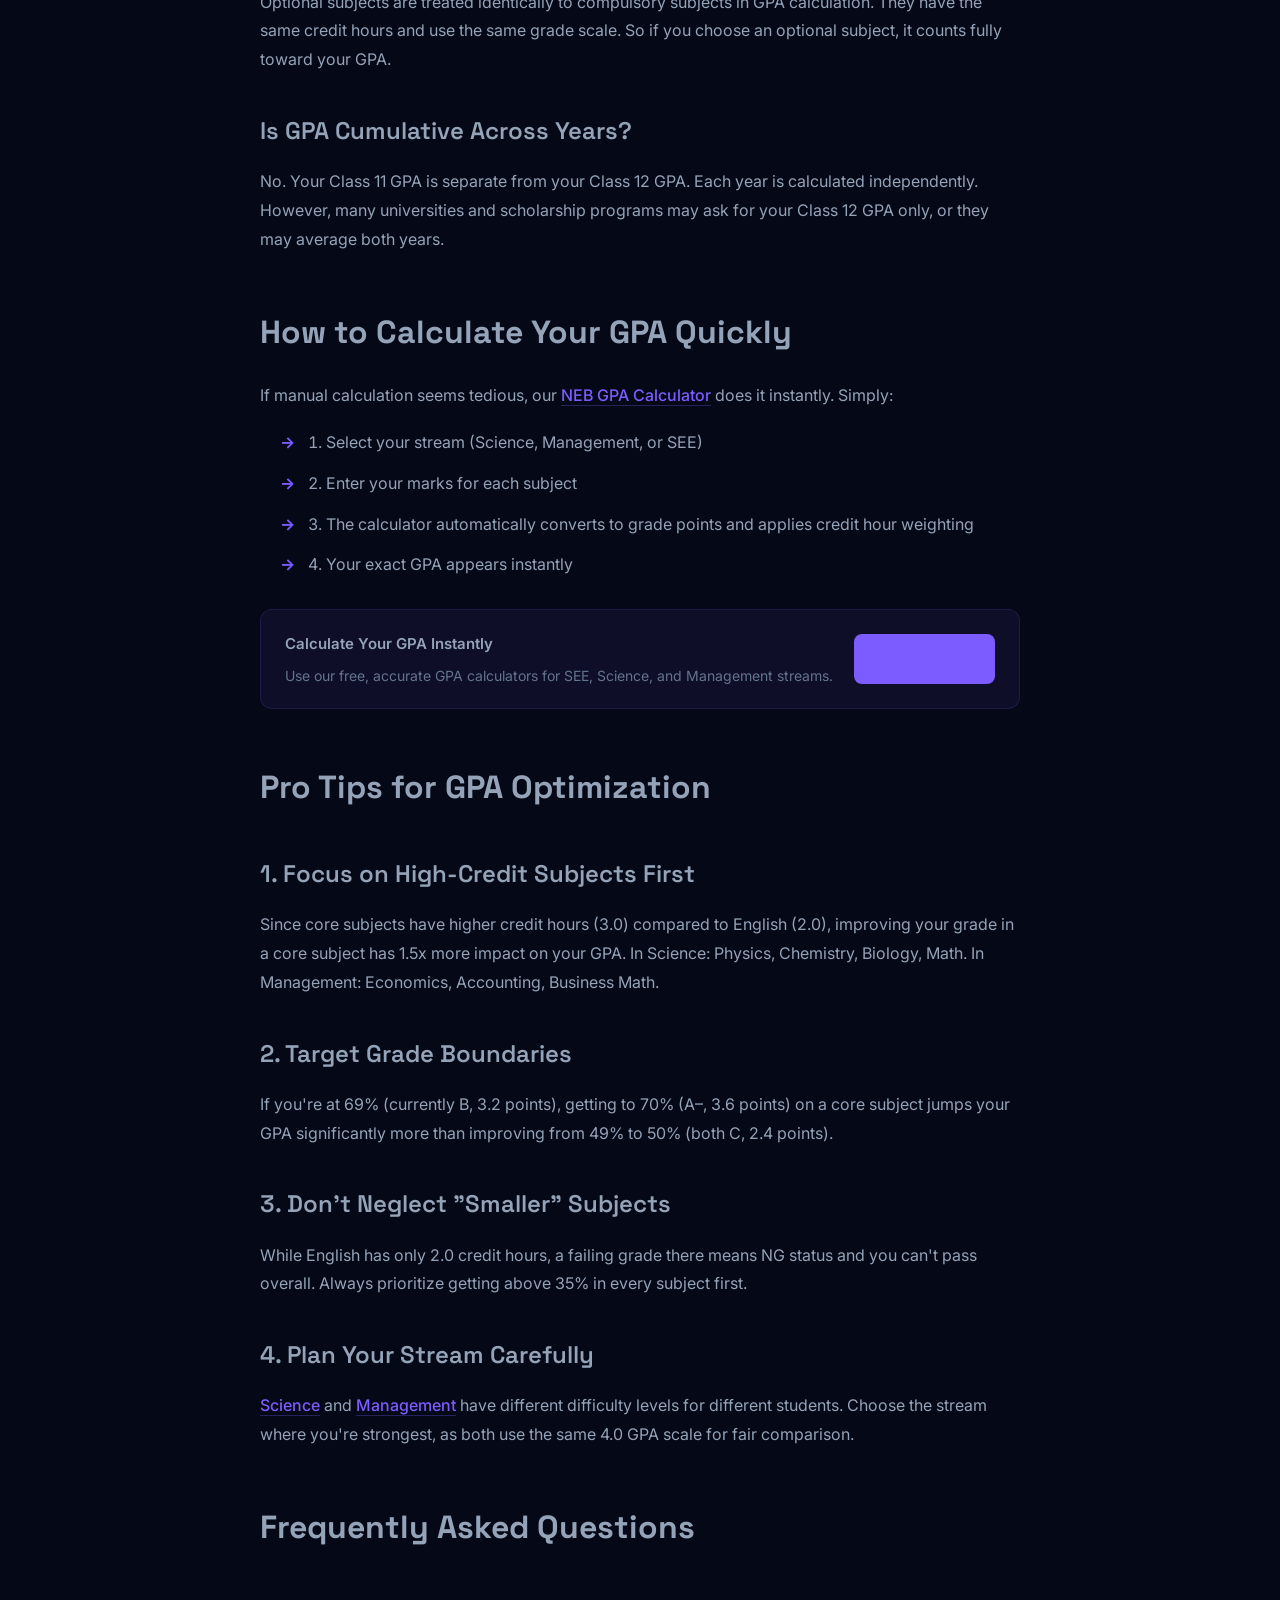
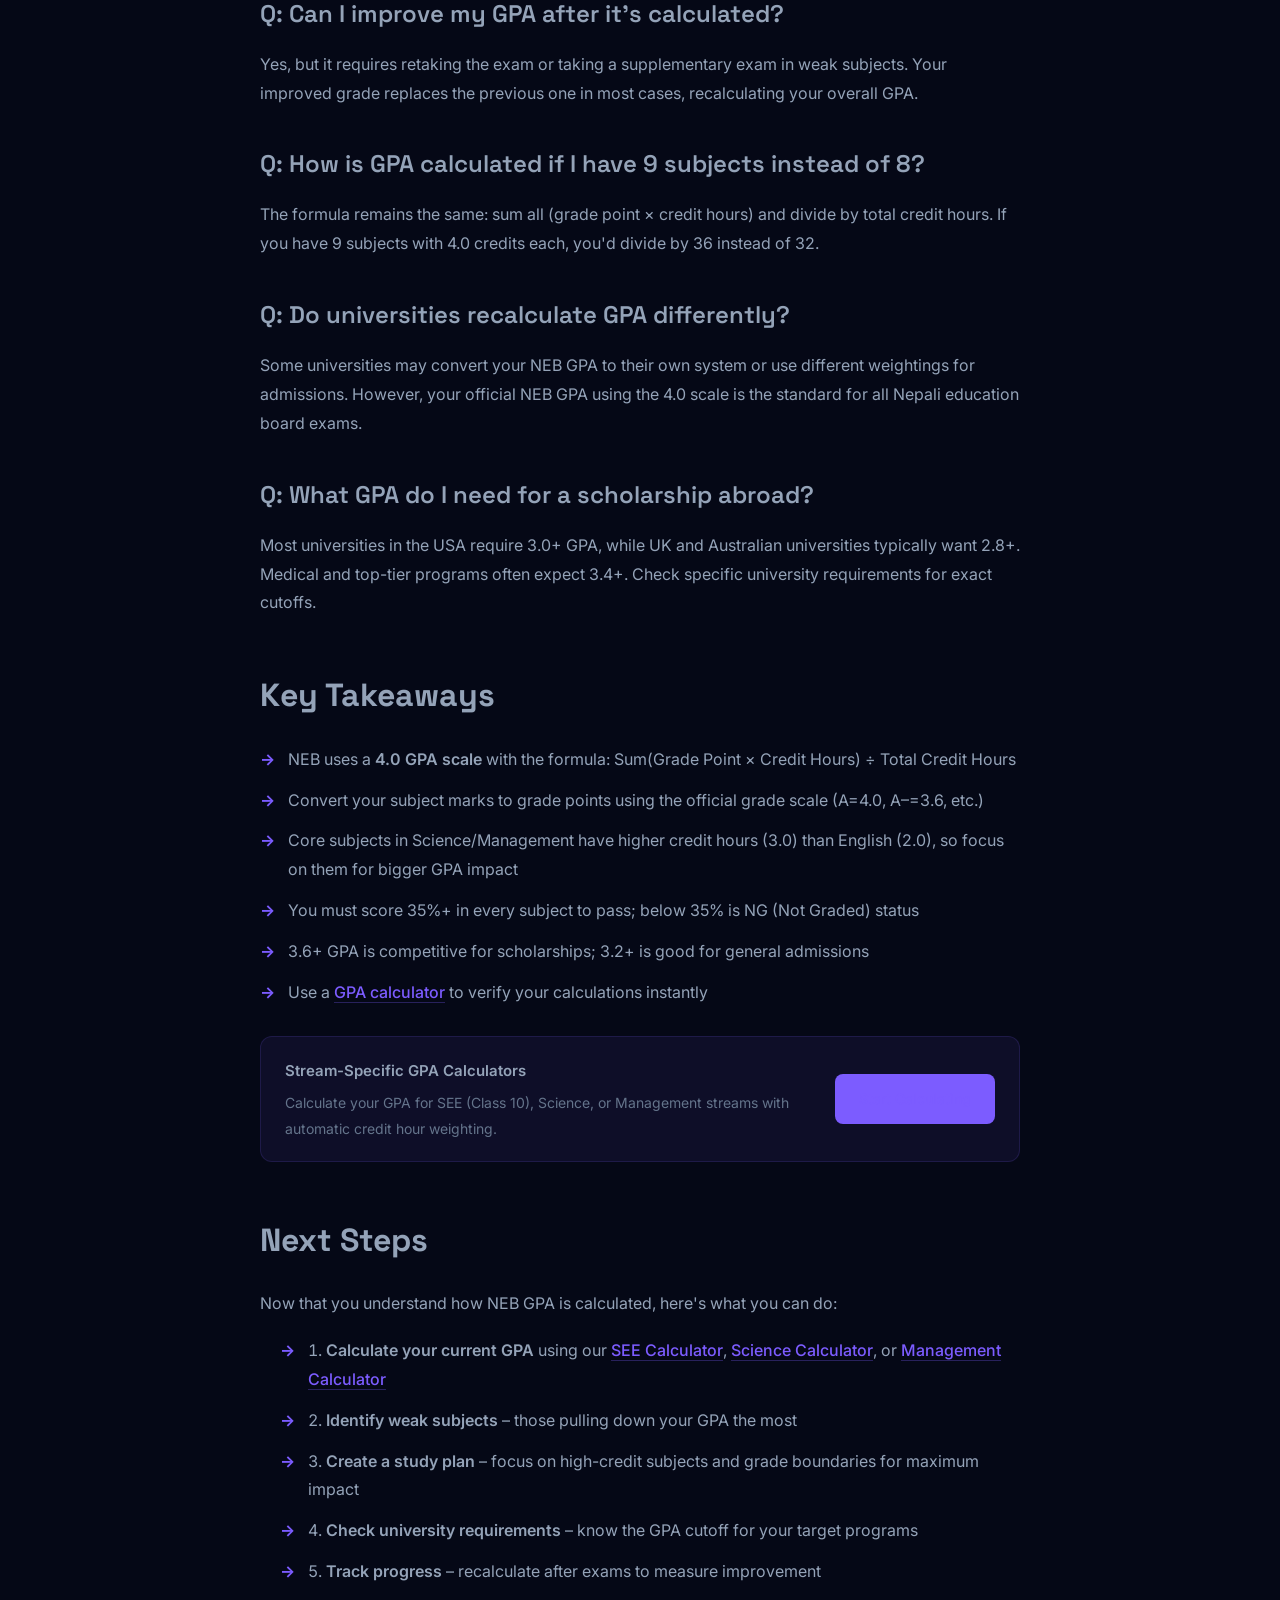
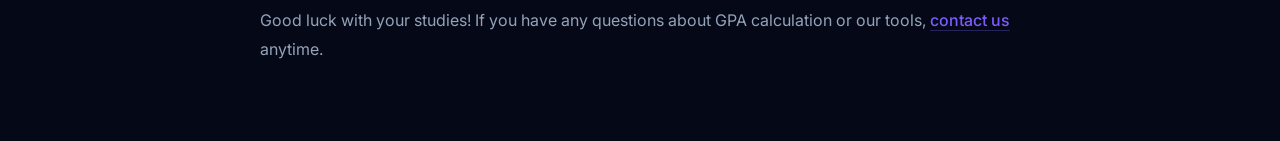
<file: blog/neb-gpa-calculation-guide.html>
<!DOCTYPE html>
<html lang="en">
<head>
    <meta charset="UTF-8">
    <meta name="viewport" content="width=device-width, initial-scale=1.0">
    <title>NEB GPA Calculation Guide: Complete Formula & Examples 2026</title>
    <meta name="description" content="Complete guide to NEB GPA calculation. Learn the formula, grade scale conversion, credit hour weighting, and how to calculate your GPA using real examples for Science, Management, and SEE.">
    <meta name="keywords" content="NEB GPA calculation, how to calculate GPA Nepal, NEB grade scale, GPA formula, convert marks to GPA, Nepal education board, credit hour calculation">
    <meta name="robots" content="index, follow">
    <link rel="canonical" href="https://neb.amritkc.com.np/blog/neb-gpa-calculation-guide.html">
    
    <!-- Open Graph / Facebook -->
    <meta property="og:type" content="article">
    <meta property="og:url" content="https://neb.amritkc.com.np/blog/neb-gpa-calculation-guide.html">
    <meta property="og:title" content="NEB GPA Calculation Guide: Complete Formula & Examples 2026">
    <meta property="og:description" content="Learn how to calculate your NEB GPA with the official formula, grade scale conversion tables, and step-by-step examples for all streams.">
    <meta property="og:image" content="https://neb.amritkc.com.np/assets/images/neb-gpa-favicon.png">
    <meta property="article:published_time" content="2026-06-03T00:00:00+05:45">
    <meta property="article:author" content="Amrit KC">
    
    <!-- Twitter -->
    <meta property="twitter:card" content="summary_large_image">
    <meta property="twitter:url" content="https://neb.amritkc.com.np/blog/neb-gpa-calculation-guide.html">
    <meta property="twitter:title" content="NEB GPA Calculation Guide: Complete Formula & Examples 2026">
    <meta property="twitter:description" content="Learn how to calculate your NEB GPA with the official formula, grade scale conversion tables, and step-by-step examples for all streams.">
    <meta property="twitter:image" content="https://neb.amritkc.com.np/assets/images/neb-gpa-favicon.png">

    <link href="https://fonts.googleapis.com/css2?family=Inter:wght@300;400;500;600;700;800&family=Space+Grotesk:wght@400;500;600;700;800&display=swap" rel="stylesheet">
    <link rel="stylesheet" href="../assets/css/main.css">
    
    <style>
        .blog-post {
            max-width: 800px;
            margin: 0 auto;
            padding: 60px 20px;
            color: var(--text-primary);
            line-height: 1.8;
        }
        
        .blog-header {
            margin-bottom: 40px;
            padding-bottom: 30px;
            border-bottom: 1px solid rgba(124, 92, 255, 0.1);
        }
        
        .blog-header h1 {
            font-family: 'Space Grotesk', sans-serif;
            font-size: 2.8rem;
            font-weight: 800;
            margin-bottom: 20px;
            line-height: 1.2;
            color: var(--text-primary);
        }
        
        .blog-meta {
            display: flex;
            gap: 20px;
            font-size: 14px;
            color: var(--text-muted);
            flex-wrap: wrap;
        }
        
        .blog-meta span {
            display: flex;
            align-items: center;
            gap: 6px;
        }
        
        .blog-content h2 {
            font-family: 'Space Grotesk', sans-serif;
            font-size: 2rem;
            font-weight: 700;
            margin-top: 50px;
            margin-bottom: 20px;
            color: var(--text-primary);
        }
        
        .blog-content h3 {
            font-family: 'Space Grotesk', sans-serif;
            font-size: 1.5rem;
            font-weight: 600;
            margin-top: 35px;
            margin-bottom: 15px;
            color: var(--text-primary);
        }
        
        .blog-content p {
            margin-bottom: 18px;
            font-size: 16px;
        }
        
        .blog-content a {
            color: var(--accent);
            text-decoration: none;
            font-weight: 500;
            border-bottom: 1px solid rgba(124, 92, 255, 0.3);
            transition: all 0.3s ease;
        }
        
        .blog-content a:hover {
            border-bottom-color: var(--accent);
            padding-bottom: 2px;
        }
        
        .blog-content ul {
            list-style: none;
            padding-left: 0;
            margin-bottom: 20px;
        }
        
        .blog-content li {
            margin-bottom: 12px;
            padding-left: 28px;
            position: relative;
            font-size: 16px;
        }
        
        .blog-content li:before {
            content: "→";
            position: absolute;
            left: 0;
            color: var(--accent);
            font-weight: bold;
        }
        
        .blog-content ol {
            margin-bottom: 20px;
            padding-left: 20px;
        }
        
        .blog-content ol li {
            margin-bottom: 12px;
            font-size: 16px;
            list-style-position: inside;
        }
        
        .blog-content strong {
            color: var(--text-primary);
            font-weight: 600;
        }
        
        .grade-table {
            width: 100%;
            margin: 30px 0;
            border-collapse: collapse;
            overflow-x: auto;
            display: block;
        }
        
        .grade-table table {
            width: 100%;
            border-collapse: collapse;
            background: rgba(124, 92, 255, 0.02);
            border: 1px solid rgba(124, 92, 255, 0.1);
            border-radius: 12px;
            overflow: hidden;
        }
        
        .grade-table th {
            background: rgba(124, 92, 255, 0.08);
            padding: 15px;
            text-align: left;
            font-weight: 600;
            color: var(--text-primary);
            border-bottom: 2px solid rgba(124, 92, 255, 0.15);
            font-size: 15px;
        }
        
        .grade-table td {
            padding: 14px 15px;
            border-bottom: 1px solid rgba(124, 92, 255, 0.08);
            font-size: 15px;
        }
        
        .grade-table tr:last-child td {
            border-bottom: none;
        }
        
        .grade-table tr:hover td {
            background: rgba(124, 92, 255, 0.04);
        }
        
        .formula-box {
            background: rgba(124, 92, 255, 0.06);
            border-left: 4px solid var(--accent);
            padding: 24px;
            border-radius: 8px;
            margin: 30px 0;
            font-family: 'Courier New', monospace;
            overflow-x: auto;
        }
        
        .formula-box code {
            font-size: 15px;
            color: var(--text-primary);
            line-height: 1.6;
        }
        
        .example-box {
            background: rgba(79, 70, 229, 0.03);
            border-left: 4px solid #4F46E5;
            padding: 24px;
            border-radius: 8px;
            margin: 30px 0;
        }
        
        .example-box h4 {
            font-weight: 600;
            color: #4F46E5;
            margin-bottom: 12px;
            font-size: 14px;
            text-transform: uppercase;
            letter-spacing: 0.5px;
        }
        
        .callout {
            background: rgba(245, 158, 11, 0.08);
            border-left: 4px solid #F59E0B;
            padding: 20px;
            border-radius: 8px;
            margin: 25px 0;
        }
        
        .callout strong {
            color: #F59E0B;
        }
        
        .internal-link-cta {
            background: rgba(124, 92, 255, 0.08);
            border: 1px solid rgba(124, 92, 255, 0.15);
            padding: 20px 24px;
            border-radius: 12px;
            margin: 30px 0;
            display: flex;
            align-items: center;
            justify-content: space-between;
            gap: 20px;
        }
        
        .internal-link-cta-text h4 {
            margin: 0 0 6px 0;
            font-weight: 600;
            font-size: 15px;
        }
        
        .internal-link-cta-text p {
            margin: 0;
            font-size: 14px;
            color: var(--text-muted);
        }
        
        .internal-link-cta-btn {
            background: var(--accent);
            color: white;
            padding: 12px 24px;
            border-radius: 8px;
            text-decoration: none;
            font-weight: 600;
            font-size: 14px;
            white-space: nowrap;
            border: none;
            cursor: pointer;
            transition: all 0.3s ease;
            flex-shrink: 0;
        }
        
        .internal-link-cta-btn:hover {
            transform: translateY(-2px);
            box-shadow: 0 4px 12px rgba(124, 92, 255, 0.25);
        }
        
        .breadcrumb {
            margin-bottom: 30px;
            padding-bottom: 20px;
            border-bottom: 1px solid rgba(124, 92, 255, 0.08);
        }
        
        .breadcrumb a {
            color: var(--accent);
            text-decoration: none;
            font-size: 14px;
        }
        
        .breadcrumb span {
            color: var(--text-muted);
            margin: 0 8px;
            font-size: 14px;
        }
        
        @media (max-width: 768px) {
            .blog-post {
                padding: 40px 20px;
            }
            
            .blog-header h1 {
                font-size: 2rem;
            }
            
            .blog-content h2 {
                font-size: 1.6rem;
            }
            
            .blog-content h3 {
                font-size: 1.2rem;
            }
            
            .internal-link-cta {
                flex-direction: column;
                text-align: center;
            }
            
            .internal-link-cta-btn {
                width: 100%;
            }
        }
    </style>

    <script type="application/ld+json">
    {
      "@context": "https://schema.org",
      "@type": "BlogPosting",
      "headline": "NEB GPA Calculation Guide: Complete Formula & Examples 2026",
      "description": "Complete guide to NEB GPA calculation. Learn the formula, grade scale conversion, credit hour weighting, and how to calculate your GPA using real examples.",
      "image": "https://neb.amritkc.com.np/assets/images/neb-gpa-favicon.png",
      "datePublished": "2026-06-03T00:00:00+05:45",
      "author": {
        "@type": "Person",
        "name": "Amrit KC"
      },
      "publisher": {
        "@type": "Organization",
        "name": "Amrit KC GPA Calculator",
        "url": "https://neb.amritkc.com.np/",
        "logo": "https://neb.amritkc.com.np/assets/images/neb-gpa-favicon.png"
      }
    }
    </script>
</head>
<body>
    <div class="ambient-bg">
        <div class="ambient-orb"></div>
        <div class="ambient-orb"></div>
        <div class="ambient-orb"></div>
        <div class="ambient-orb"></div>
    </div>
    <div class="grid-overlay"></div>

    <div class="blog-post">
        <div class="breadcrumb">
            <a href="/">Home</a>
            <span>/</span>
            <a href="/blog/">Blog</a>
            <span>/</span>
            <span>NEB GPA Calculation Guide</span>
        </div>

        <article>
            <header class="blog-header">
                <h1>NEB GPA Calculation Guide: Complete Formula & Examples 2026</h1>
                <div class="blog-meta">
                    <span>📅 June 3, 2026</span>
                    <span>✍️ Amrit KC</span>
                    <span>⏱️ 8 min read</span>
                </div>
            </header>

            <div class="blog-content">
                <p>Understanding how to calculate your GPA under the Nepal Education Board (NEB) system is essential for every student. Whether you're in SEE (Class 10), Class 11, or preparing for Class 12, knowing your exact GPA helps you make informed decisions about your academic future, college applications, and scholarship opportunities.</p>
                
                <p>In this comprehensive guide, we'll walk you through the official <strong>NEB GPA calculation formula</strong>, show you how marks convert to grade points, explain credit hour weighting, and provide real-world examples you can use right now.</p>

                <h2>What is GPA and Why Does It Matter?</h2>
                
                <p>GPA stands for <strong>Grade Point Average</strong>. In the NEB system, it's a numerical representation of your academic performance on a <strong>4.0 scale</strong>. Your GPA combines grades from all subjects, weighted by their credit hours.</p>
                
                <p>Your GPA is important because:</p>
                <ul>
                    <li>Universities use it for admissions decisions and merit scholarships</li>
                    <li>Professional programs (medical, engineering) often require minimum GPA cutoffs</li>
                    <li>Employers and graduate programs may review your GPA</li>
                    <li>International universities use it to evaluate your academic record</li>
                    <li>Some scholarships abroad require a minimum GPA (typically 3.0+)</li>
                </ul>

                <h2>The Official NEB GPA Formula</h2>
                
                <p>The NEB uses a standardized formula to calculate GPA. Here it is:</p>
                
                <div class="formula-box">
                    <code>GPA = Sum(Grade Point × Credit Hours) / Sum(Credit Hours)</code>
                </div>

                <p>In simpler terms:</p>
                <ol>
                    <li>For each subject, multiply the <strong>grade point</strong> by its <strong>credit hours</strong></li>
                    <li>Add all these products together</li>
                    <li>Divide by the total number of credit hours</li>
                    <li>The result is your GPA</li>
                </ol>

                <p>Let's break down each component so you understand exactly what this means.</p>

                <h2>NEB Grade Scale: Marks to Grade Points</h2>
                
                <p>The first step in calculating GPA is converting your subject marks into grade points. NEB uses a standardized grade scale where percentage marks map directly to grade letters and points:</p>
                
                <div class="grade-table">
                    <table>
                        <thead>
                            <tr>
                                <th>Mark Range (%)</th>
                                <th>Grade Letter</th>
                                <th>Grade Point</th>
                                <th>Description</th>
                            </tr>
                        </thead>
                        <tbody>
                            <tr>
                                <td>80–100</td>
                                <td><strong>A</strong></td>
                                <td><strong>4.0</strong></td>
                                <td>Excellent</td>
                            </tr>
                            <tr>
                                <td>70–79</td>
                                <td><strong>A–</strong></td>
                                <td><strong>3.6</strong></td>
                                <td>Very Good</td>
                            </tr>
                            <tr>
                                <td>60–69</td>
                                <td><strong>B</strong></td>
                                <td><strong>3.2</strong></td>
                                <td>Good</td>
                            </tr>
                            <tr>
                                <td>50–59</td>
                                <td><strong>B–</strong></td>
                                <td><strong>2.8</strong></td>
                                <td>Average</td>
                            </tr>
                            <tr>
                                <td>40–49</td>
                                <td><strong>C</strong></td>
                                <td><strong>2.4</strong></td>
                                <td>Pass</td>
                            </tr>
                            <tr>
                                <td>35–39</td>
                                <td><strong>D</strong></td>
                                <td><strong>1.6</strong></td>
                                <td>Minimum Pass</td>
                            </tr>
                            <tr>
                                <td>Below 35</td>
                                <td><strong>NG</strong></td>
                                <td><strong>0.0</strong></td>
                                <td>Not Graded (Fail)</td>
                            </tr>
                        </tbody>
                    </table>
                </div>

                <div class="callout">
                    <strong>⚠️ Important:</strong> In the NEB system, you must score at least 35% in each subject to pass. Any subject below 35% receives NG (Not Graded) status, which means you cannot pass the examination overall, even if other subjects are excellent.
                </div>

                <h2>Understanding Credit Hours</h2>
                
                <p>Credit hours represent the <strong>weight or importance</strong> of each subject in your overall GPA calculation. Different subjects have different credit hours based on NEB curriculum standards.</p>
                
                <h3>Credit Hours by Stream</h3>
                
                <p><strong>SEE (Class 10) – All Subjects:</strong> 4.0 credit hours each</p>
                <p>All eight compulsory subjects in SEE have equal weight (4.0 credits). If you take optional subjects, they also count as 4.0 credits.</p>
                
                <p><strong>Class 11 & 12 Science Stream:</strong></p>
                <ul>
                    <li>Physics: 3.0 credit hours</li>
                    <li>Chemistry: 3.0 credit hours</li>
                    <li>Biology: 3.0 credit hours</li>
                    <li>Mathematics: 3.0 credit hours</li>
                    <li>English: 2.0 credit hours</li>
                    <li>Optional Subjects: Variable (2.0–3.0)</li>
                </ul>
                
                <p><strong>Class 11 & 12 Management Stream:</strong></p>
                <ul>
                    <li>Economics: 3.0 credit hours</li>
                    <li>Accounting: 3.0 credit hours</li>
                    <li>Business Mathematics: 3.0 credit hours</li>
                    <li>English: 2.0 credit hours</li>
                    <li>Optional Subjects: Variable (2.0–3.0)</li>
                </ul>

                <div class="callout">
                    <strong>💡 Pro Tip:</strong> Notice that in Class 11 & 12, core subjects (Physics, Chemistry, Biology, Economics, Accounting, Business Math) have higher credit hours (3.0) compared to English (2.0). This means improving your performance in core subjects has a larger impact on your final GPA.
                </div>

                <h2>Step-by-Step GPA Calculation Examples</h2>
                
                <p>Let's work through real examples to show exactly how to calculate your GPA.</p>

                <h3>Example 1: SEE (Class 10) GPA Calculation</h3>
                
                <p>Suppose a student in SEE has these subject marks:</p>
                
                <div class="grade-table">
                    <table>
                        <thead>
                            <tr>
                                <th>Subject</th>
                                <th>Total Marks</th>
                                <th>Percentage</th>
                                <th>Grade</th>
                                <th>Grade Point</th>
                                <th>Credit Hours</th>
                                <th>Points (GP × CH)</th>
                            </tr>
                        </thead>
                        <tbody>
                            <tr>
                                <td>Nepali</td>
                                <td>78/100</td>
                                <td>78%</td>
                                <td>A–</td>
                                <td>3.6</td>
                                <td>4.0</td>
                                <td>14.4</td>
                            </tr>
                            <tr>
                                <td>English</td>
                                <td>72/100</td>
                                <td>72%</td>
                                <td>A–</td>
                                <td>3.6</td>
                                <td>4.0</td>
                                <td>14.4</td>
                            </tr>
                            <tr>
                                <td>Mathematics</td>
                                <td>65/100</td>
                                <td>65%</td>
                                <td>B</td>
                                <td>3.2</td>
                                <td>4.0</td>
                                <td>12.8</td>
                            </tr>
                            <tr>
                                <td>Science</td>
                                <td>80/100</td>
                                <td>80%</td>
                                <td>A</td>
                                <td>4.0</td>
                                <td>4.0</td>
                                <td>16.0</td>
                            </tr>
                            <tr>
                                <td>Social Studies</td>
                                <td>58/100</td>
                                <td>58%</td>
                                <td>B–</td>
                                <td>2.8</td>
                                <td>4.0</td>
                                <td>11.2</td>
                            </tr>
                            <tr>
                                <td>Health & PE</td>
                                <td>85/100</td>
                                <td>85%</td>
                                <td>A</td>
                                <td>4.0</td>
                                <td>4.0</td>
                                <td>16.0</td>
                            </tr>
                            <tr>
                                <td>Optional (Comp Sci)</td>
                                <td>88/100</td>
                                <td>88%</td>
                                <td>A</td>
                                <td>4.0</td>
                                <td>4.0</td>
                                <td>16.0</td>
                            </tr>
                            <tr>
                                <td>Practical Science</td>
                                <td>92/100</td>
                                <td>92%</td>
                                <td>A</td>
                                <td>4.0</td>
                                <td>4.0</td>
                                <td>16.0</td>
                            </tr>
                            <tr style="font-weight: 600; background: rgba(124, 92, 255, 0.08);">
                                <td colspan="5">TOTAL</td>
                                <td>32.0</td>
                                <td><strong>116.8</strong></td>
                            </tr>
                        </tbody>
                    </table>
                </div>

                <div class="example-box">
                    <h4>Calculation</h4>
                    <code>GPA = 116.8 ÷ 32.0 = <strong>3.65</strong></code>
                    <p style="margin-top: 12px; margin-bottom: 0;">This student achieved a <strong>3.65 GPA in SEE</strong>, which is an excellent score and meets the competitive threshold for most universities and scholarships.</p>
                </div>

                <h3>Example 2: Class 11 Science Stream GPA Calculation</h3>
                
                <p>Now let's calculate GPA for a Class 11 Science student:</p>
                
                <div class="grade-table">
                    <table>
                        <thead>
                            <tr>
                                <th>Subject</th>
                                <th>Marks</th>
                                <th>%</th>
                                <th>Grade</th>
                                <th>Grade Point</th>
                                <th>Credit Hours</th>
                                <th>Points</th>
                            </tr>
                        </thead>
                        <tbody>
                            <tr>
                                <td>Physics</td>
                                <td>75/100</td>
                                <td>75%</td>
                                <td>A–</td>
                                <td>3.6</td>
                                <td>3.0</td>
                                <td>10.8</td>
                            </tr>
                            <tr>
                                <td>Chemistry</td>
                                <td>68/100</td>
                                <td>68%</td>
                                <td>B</td>
                                <td>3.2</td>
                                <td>3.0</td>
                                <td>9.6</td>
                            </tr>
                            <tr>
                                <td>Biology</td>
                                <td>82/100</td>
                                <td>82%</td>
                                <td>A</td>
                                <td>4.0</td>
                                <td>3.0</td>
                                <td>12.0</td>
                            </tr>
                            <tr>
                                <td>Mathematics</td>
                                <td>60/100</td>
                                <td>60%</td>
                                <td>B</td>
                                <td>3.2</td>
                                <td>3.0</td>
                                <td>9.6</td>
                            </tr>
                            <tr>
                                <td>English</td>
                                <td>70/100</td>
                                <td>70%</td>
                                <td>A–</td>
                                <td>3.6</td>
                                <td>2.0</td>
                                <td>7.2</td>
                            </tr>
                            <tr style="font-weight: 600; background: rgba(124, 92, 255, 0.08);">
                                <td colspan="4">TOTAL</td>
                                <td>15.0</td>
                                <td><strong>49.2</strong></td>
                            </tr>
                        </tbody>
                    </table>
                </div>

                <div class="example-box">
                    <h4>Calculation</h4>
                    <code>GPA = 49.2 ÷ 15.0 = <strong>3.28</strong></code>
                    <p style="margin-top: 12px; margin-bottom: 0;">This student's Class 11 Science GPA is <strong>3.28</strong>, which is a solid, competitive score.</p>
                </div>

                <div class="callout">
                    <strong>📊 Observation:</strong> Notice that the student's Physics grade (75%) has equal weight to Chemistry (68%) in terms of credit hours (both 3.0), but because Physics has a higher grade point (3.6 vs 3.2), it contributes more to the overall GPA. This is why focusing on difficult core subjects matters most.
                </div>

                <h2>Common GPA Calculation Questions</h2>

                <h3>What's a Good GPA?</h3>
                <p>GPA standards vary by use case:</p>
                <ul>
                    <li><strong>3.6+:</strong> Excellent (competitive for scholarships, medical/engineering entrance exams)</li>
                    <li><strong>3.2–3.6:</strong> Good (meets most university admissions requirements)</li>
                    <li><strong>2.8–3.2:</strong> Average (passing but below competitive threshold)</li>
                    <li><strong>2.4–2.8:</strong> Below Average (meets minimum requirements)</li>
                    <li><strong>Below 2.4:</strong> Poor (risk of academic probation at some universities)</li>
                </ul>

                <h3>What Happens If I Fail One Subject?</h3>
                <p>If you score below 35% in any subject (NG status), you <strong>cannot pass the exam overall</strong>. Your overall result will be withheld until you either retake that subject or pass a supplementary exam. The NG subject receives 0.0 grade points, which would significantly lower your GPA if you later clear it with a lower grade.</p>

                <h3>How Do Optional Subjects Affect GPA?</h3>
                <p>Optional subjects are treated identically to compulsory subjects in GPA calculation. They have the same credit hours and use the same grade scale. So if you choose an optional subject, it counts fully toward your GPA.</p>

                <h3>Is GPA Cumulative Across Years?</h3>
                <p>No. Your Class 11 GPA is separate from your Class 12 GPA. Each year is calculated independently. However, many universities and scholarship programs may ask for your Class 12 GPA only, or they may average both years.</p>

                <h2>How to Calculate Your GPA Quickly</h2>
                
                <p>If manual calculation seems tedious, our <a href="/">NEB GPA Calculator</a> does it instantly. Simply:</p>
                <ol>
                    <li>Select your stream (Science, Management, or SEE)</li>
                    <li>Enter your marks for each subject</li>
                    <li>The calculator automatically converts to grade points and applies credit hour weighting</li>
                    <li>Your exact GPA appears instantly</li>
                </ol>

                <div class="internal-link-cta">
                    <div class="internal-link-cta-text">
                        <h4>Calculate Your GPA Instantly</h4>
                        <p>Use our free, accurate GPA calculators for SEE, Science, and Management streams.</p>
                    </div>
                    <a href="/#tools" class="internal-link-cta-btn">Try Calculator</a>
                </div>

                <h2>Pro Tips for GPA Optimization</h2>
                
                <h3>1. Focus on High-Credit Subjects First</h3>
                <p>Since core subjects have higher credit hours (3.0) compared to English (2.0), improving your grade in a core subject has 1.5x more impact on your GPA. In Science: Physics, Chemistry, Biology, Math. In Management: Economics, Accounting, Business Math.</p>
                
                <h3>2. Target Grade Boundaries</h3>
                <p>If you're at 69% (currently B, 3.2 points), getting to 70% (A–, 3.6 points) on a core subject jumps your GPA significantly more than improving from 49% to 50% (both C, 2.4 points).</p>
                
                <h3>3. Don't Neglect "Smaller" Subjects</h3>
                <p>While English has only 2.0 credit hours, a failing grade there means NG status and you can't pass overall. Always prioritize getting above 35% in every subject first.</p>
                
                <h3>4. Plan Your Stream Carefully</h3>
                <p><a href="../pages/science.html">Science</a> and <a href="../pages/management.html">Management</a> have different difficulty levels for different students. Choose the stream where you're strongest, as both use the same 4.0 GPA scale for fair comparison.</p>

                <h2>Frequently Asked Questions</h2>

                <div style="margin: 30px 0;">
                    <h3>Q: Can I improve my GPA after it's calculated?</h3>
                    <p>Yes, but it requires retaking the exam or taking a supplementary exam in weak subjects. Your improved grade replaces the previous one in most cases, recalculating your overall GPA.</p>
                </div>

                <div style="margin: 30px 0;">
                    <h3>Q: How is GPA calculated if I have 9 subjects instead of 8?</h3>
                    <p>The formula remains the same: sum all (grade point × credit hours) and divide by total credit hours. If you have 9 subjects with 4.0 credits each, you'd divide by 36 instead of 32.</p>
                </div>

                <div style="margin: 30px 0;">
                    <h3>Q: Do universities recalculate GPA differently?</h3>
                    <p>Some universities may convert your NEB GPA to their own system or use different weightings for admissions. However, your official NEB GPA using the 4.0 scale is the standard for all Nepali education board exams.</p>
                </div>

                <div style="margin: 30px 0;">
                    <h3>Q: What GPA do I need for a scholarship abroad?</h3>
                    <p>Most universities in the USA require 3.0+ GPA, while UK and Australian universities typically want 2.8+. Medical and top-tier programs often expect 3.4+. Check specific university requirements for exact cutoffs.</p>
                </div>

                <h2>Key Takeaways</h2>
                
                <ul>
                    <li>NEB uses a <strong>4.0 GPA scale</strong> with the formula: Sum(Grade Point × Credit Hours) ÷ Total Credit Hours</li>
                    <li>Convert your subject marks to grade points using the official grade scale (A=4.0, A–=3.6, etc.)</li>
                    <li>Core subjects in Science/Management have higher credit hours (3.0) than English (2.0), so focus on them for bigger GPA impact</li>
                    <li>You must score 35%+ in every subject to pass; below 35% is NG (Not Graded) status</li>
                    <li>3.6+ GPA is competitive for scholarships; 3.2+ is good for general admissions</li>
                    <li>Use a <a href="/#tools">GPA calculator</a> to verify your calculations instantly</li>
                </ul>

                <div class="internal-link-cta">
                    <div class="internal-link-cta-text">
                        <h4>Stream-Specific GPA Calculators</h4>
                        <p>Calculate your GPA for SEE (Class 10), Science, or Management streams with automatic credit hour weighting.</p>
                    </div>
                    <a href="/#tools" class="internal-link-cta-btn">Start Calculating</a>
                </div>

                <h2>Next Steps</h2>
                
                <p>Now that you understand how NEB GPA is calculated, here's what you can do:</p>
                
                <ol>
                    <li><strong>Calculate your current GPA</strong> using our <a href="../pages/see.html">SEE Calculator</a>, <a href="../pages/science.html">Science Calculator</a>, or <a href="../pages/management.html">Management Calculator</a></li>
                    <li><strong>Identify weak subjects</strong> – those pulling down your GPA the most</li>
                    <li><strong>Create a study plan</strong> – focus on high-credit subjects and grade boundaries for maximum impact</li>
                    <li><strong>Check university requirements</strong> – know the GPA cutoff for your target programs</li>
                    <li><strong>Track progress</strong> – recalculate after exams to measure improvement</li>
                </ol>

                <p>Good luck with your studies! If you have any questions about GPA calculation or our tools, <a href="../index.html#contact">contact us</a> anytime.</p>
            </div>
        </article>
    </div>

    <script src="../assets/js/main.js"></script>
    <script>
        // Add smooth scroll behavior
        document.querySelectorAll('a[href^="#"]').forEach(anchor => {
            anchor.addEventListener('click', function (e) {
                e.preventDefault();
                const target = document.querySelector(this.getAttribute('href'));
                if (target) {
                    target.scrollIntoView({ behavior: 'smooth' });
                }
            });
        });
    </script>
</body>
</html>
</file>
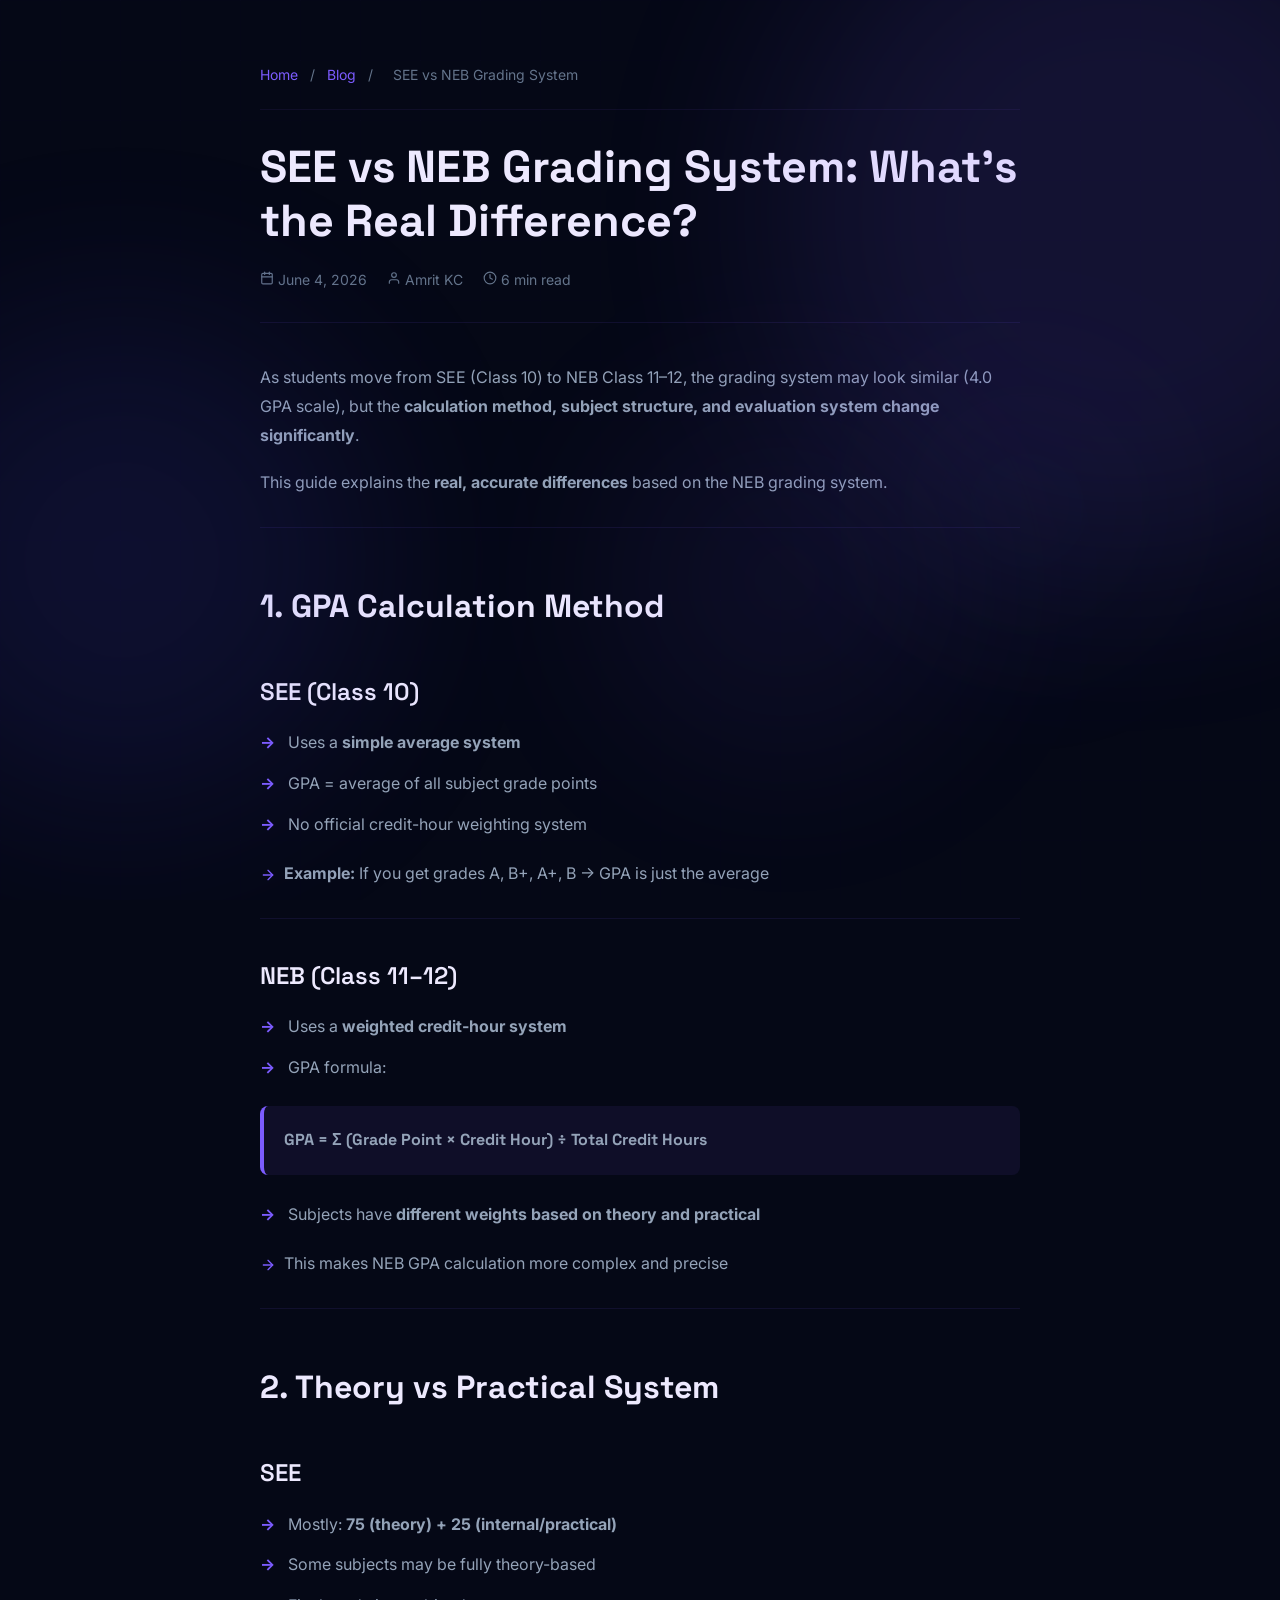
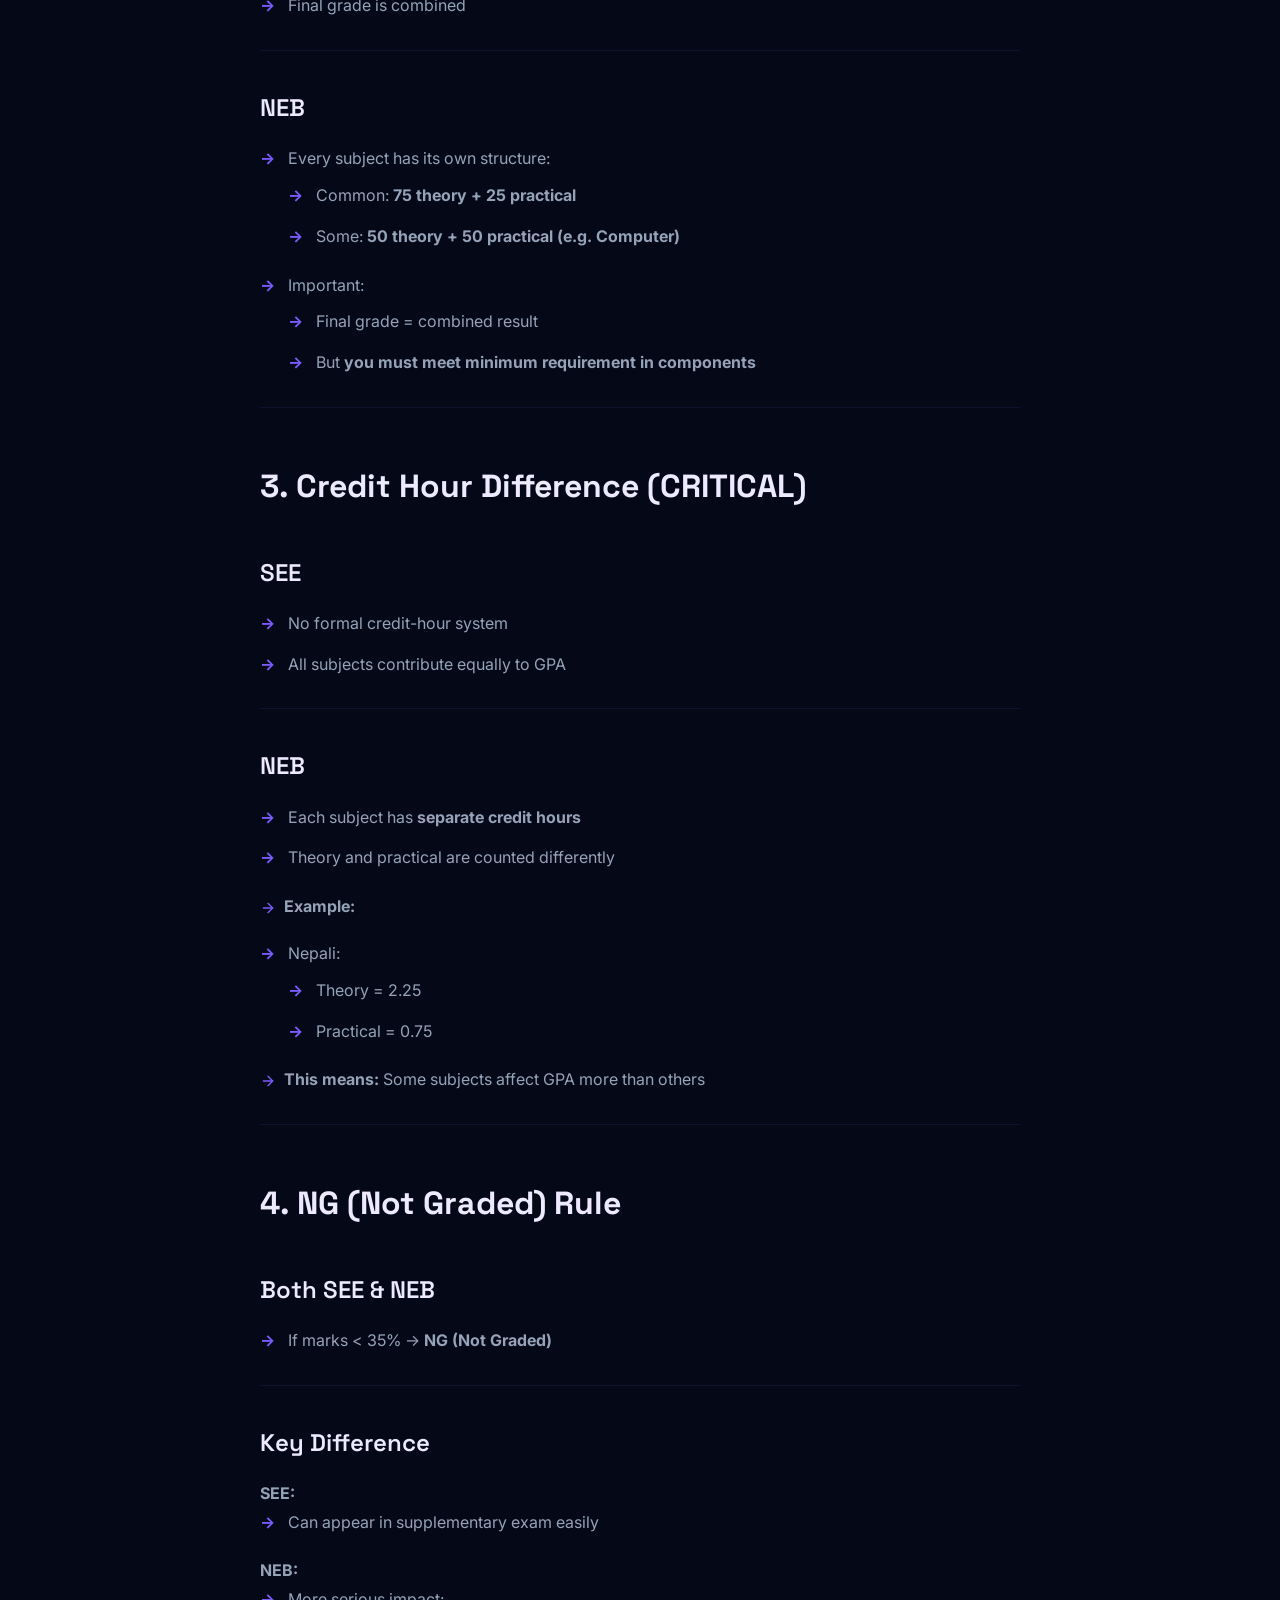
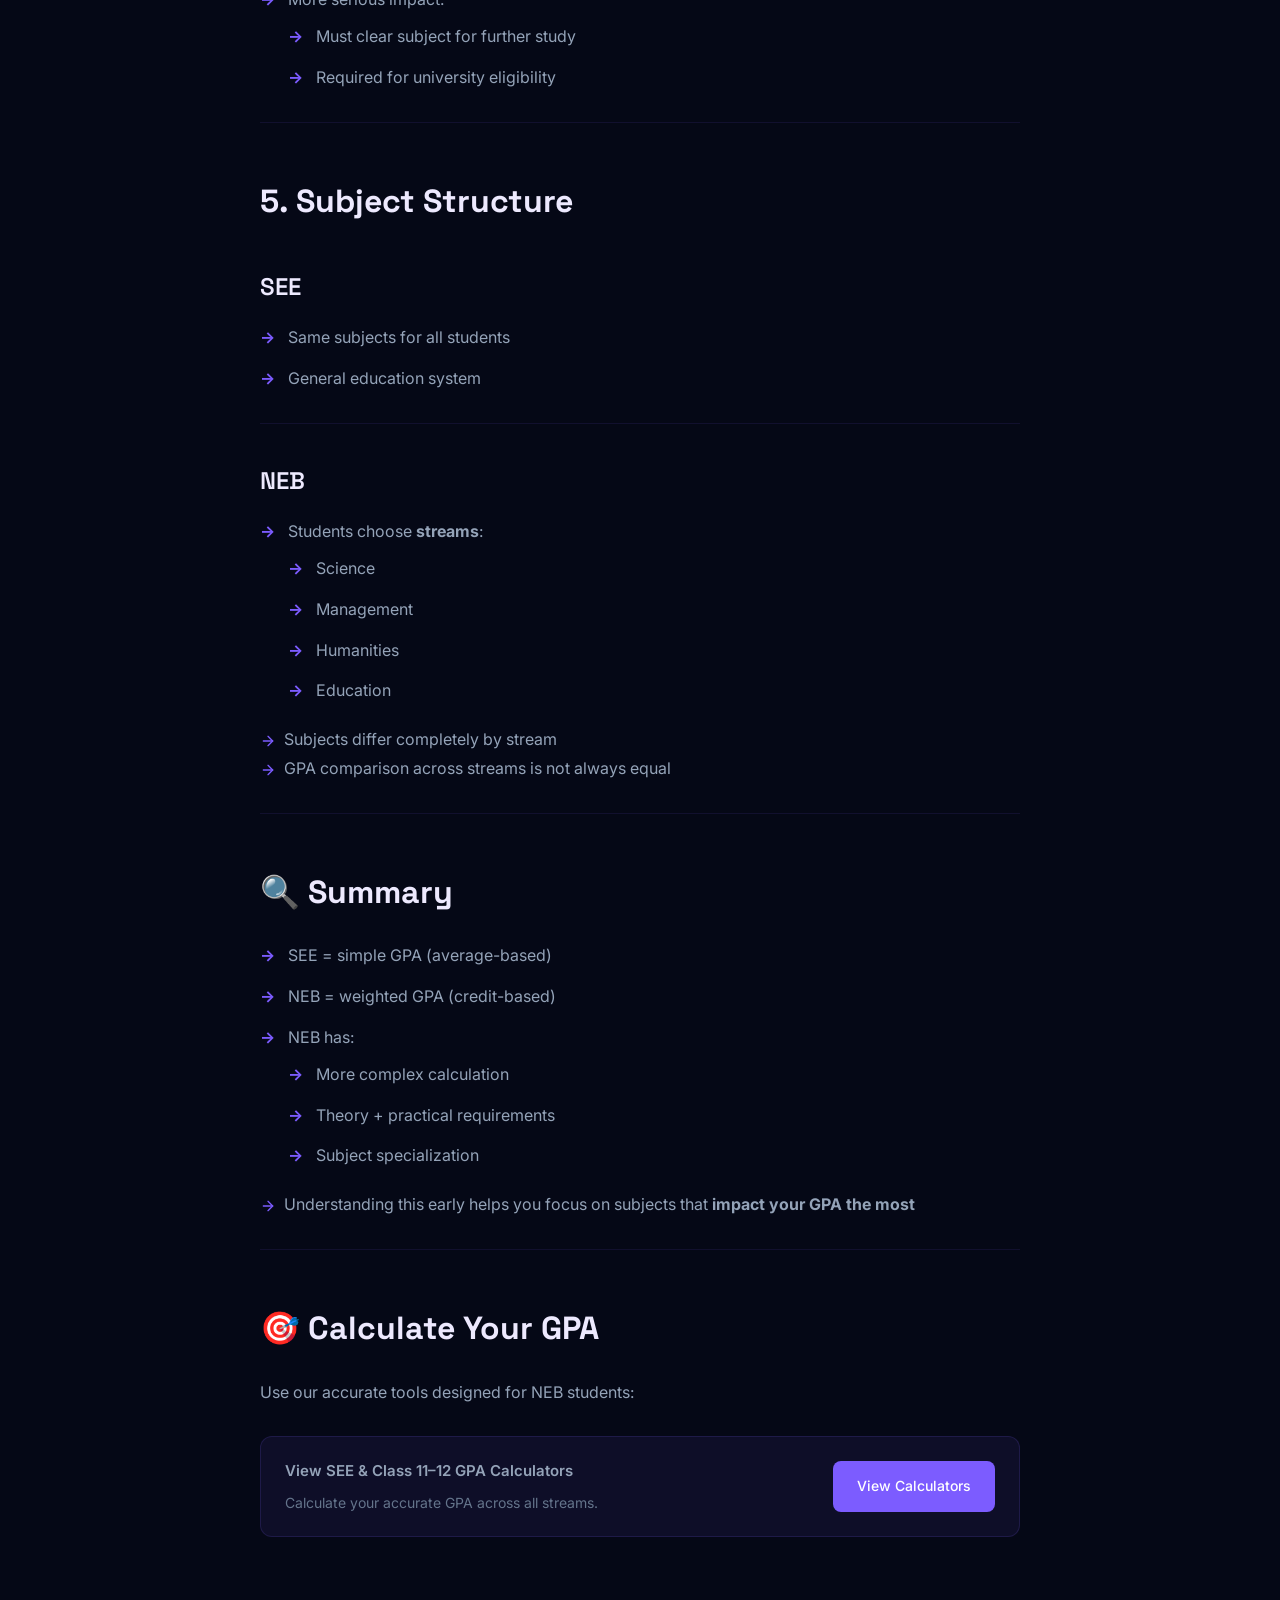
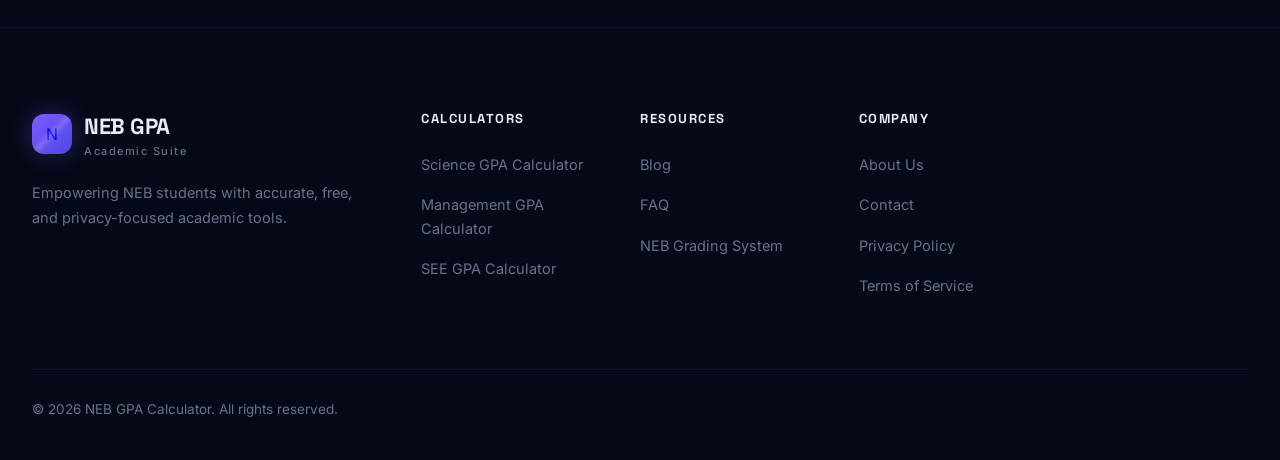
<file: blog/see-vs-neb-grading-system.html>
<!DOCTYPE html>
<html lang="en">
<head>
    <meta charset="UTF-8">
    <meta name="viewport" content="width=device-width, initial-scale=1.0">
    <title>SEE vs NEB Grading System: What's the Real Difference?</title>
    <meta name="description" content="Understand the key differences between the SEE (Class 10) and NEB (Class 11 & 12) grading systems, credit hours, and passing requirements.">
    <meta name="robots" content="index, follow">
    <link rel="canonical" href="https://neb.amritkc.com.np/blog/see-vs-neb-grading-system.html">
    
    <!-- Open Graph -->
    <meta property="og:type" content="article">
    <meta property="og:url" content="https://neb.amritkc.com.np/blog/see-vs-neb-grading-system.html">
    <meta property="og:title" content="SEE vs NEB Grading System: What's the Real Difference?">
    <meta property="og:description" content="Understand the key differences between the SEE (Class 10) and NEB (Class 11 & 12) grading systems, credit hours, and passing requirements.">
    <meta property="og:image" content="https://neb.amritkc.com.np/assets/images/neb-gpa-favicon.png">
    
    <link href="https://fonts.googleapis.com/css2?family=Inter:wght@300;400;500;600;700;800&family=Space+Grotesk:wght@400;500;600;700;800&display=swap" rel="stylesheet">
    <link rel="stylesheet" href="../assets/css/main.css">
    
    <style>
        .blog-post { max-width: 800px; margin: 0 auto; padding: 60px 20px; color: var(--text-primary); line-height: 1.8; }
        .blog-header { margin-bottom: 40px; padding-bottom: 30px; border-bottom: 1px solid rgba(124, 92, 255, 0.1); }
        .blog-header h1 { font-family: 'Space Grotesk', sans-serif; font-size: 2.8rem; font-weight: 800; margin-bottom: 20px; line-height: 1.2; color: var(--text-heading); }
        .blog-meta { display: flex; gap: 20px; font-size: 14px; color: var(--text-muted); flex-wrap: wrap; }
        .blog-content h2 { font-family: 'Space Grotesk', sans-serif; font-size: 2rem; font-weight: 700; margin-top: 50px; margin-bottom: 20px; color: var(--text-heading); }
        .blog-content h3 { font-family: 'Space Grotesk', sans-serif; font-size: 1.5rem; font-weight: 600; margin-top: 35px; margin-bottom: 15px; color: var(--text-heading); }
        .blog-content p { margin-bottom: 18px; font-size: 16px; }
        .blog-content a { text-decoration: none; font-weight: 500; border-bottom: 1px solid rgba(124, 92, 255, 0.3); transition: all 0.3s ease; }
        .blog-content a:hover { border-bottom-color: var(--accent); padding-bottom: 2px; }
        .blog-content ul { list-style: none; padding-left: 0; margin-bottom: 20px; }
        .blog-content li { margin-bottom: 12px; padding-left: 28px; position: relative; font-size: 16px; }
        .blog-content li:before { content: "→"; position: absolute; left: 0; color: var(--accent); font-weight: bold; }
        .grade-table { width: 100%; margin: 30px 0; display: block; overflow-x: auto; }
        .grade-table table { width: 100%; border-collapse: collapse; background: rgba(124, 92, 255, 0.02); border: 1px solid rgba(124, 92, 255, 0.1); border-radius: 12px; }
        .grade-table th { background: rgba(124, 92, 255, 0.08); padding: 15px; text-align: left; font-weight: 600; color: var(--text-heading); border-bottom: 2px solid rgba(124, 92, 255, 0.15); }
        .grade-table td { padding: 14px 15px; border-bottom: 1px solid rgba(124, 92, 255, 0.08); }
        .callout { background: rgba(245, 158, 11, 0.08); border-left: 4px solid #F59E0B; padding: 20px; border-radius: 8px; margin: 25px 0; }
        .internal-link-cta { background: rgba(124, 92, 255, 0.08); border: 1px solid rgba(124, 92, 255, 0.15); padding: 20px 24px; border-radius: 12px; margin: 30px 0; display: flex; align-items: center; justify-content: space-between; gap: 20px; }
        .internal-link-cta h4 { margin: 0 0 6px 0; font-weight: 600; font-size: 15px; }
        .internal-link-cta p { margin: 0; font-size: 14px; color: var(--text-muted); }
        .internal-link-cta-btn { background: var(--accent); color: white; padding: 12px 24px; border-radius: 8px; text-decoration: none; font-weight: 600; font-size: 14px; white-space: nowrap; transition: all 0.3s ease; }
        .breadcrumb { margin-bottom: 30px; padding-bottom: 20px; border-bottom: 1px solid rgba(124, 92, 255, 0.08); }
        .breadcrumb a { color: var(--accent); text-decoration: none; font-size: 14px; }
        .breadcrumb span { color: var(--text-muted); margin: 0 8px; font-size: 14px; }
    </style>
</head>
<body>
    <div class="ambient-bg">
        <div class="ambient-orb"></div>
        <div class="ambient-orb"></div>
        <div class="ambient-orb"></div>
        <div class="ambient-orb"></div>
    </div>
    <div class="grid-overlay"></div>

    <div class="blog-post">
        <div class="breadcrumb">
            <a href="/">Home</a>
            <span>/</span>
            <a href="/blog/">Blog</a>
            <span>/</span>
            <span>SEE vs NEB Grading System</span>
        </div>

        <article>
            <header class="blog-header">
                <h1>SEE vs NEB Grading System: What's the Real Difference?</h1>
                <div class="blog-meta">
                    <span><svg xmlns="http://www.w3.org/2000/svg" width="14" height="14" viewBox="0 0 24 24" fill="none" stroke="currentColor" stroke-width="2" stroke-linecap="round" stroke-linejoin="round" class="meta-icon"><rect x="3" y="4" width="18" height="18" rx="2" ry="2"></rect><line x1="16" y1="2" x2="16" y2="6"></line><line x1="8" y1="2" x2="8" y2="6"></line><line x1="3" y1="10" x2="21" y2="10"></line></svg> June 4, 2026</span>
                    <span><svg xmlns="http://www.w3.org/2000/svg" width="14" height="14" viewBox="0 0 24 24" fill="none" stroke="currentColor" stroke-width="2" stroke-linecap="round" stroke-linejoin="round" class="meta-icon"><path d="M20 21v-2a4 4 0 0 0-4-4H8a4 4 0 0 0-4 4v2"></path><circle cx="12" cy="7" r="4"></circle></svg> Amrit KC</span>
                    <span><svg xmlns="http://www.w3.org/2000/svg" width="14" height="14" viewBox="0 0 24 24" fill="none" stroke="currentColor" stroke-width="2" stroke-linecap="round" stroke-linejoin="round" class="meta-icon"><circle cx="12" cy="12" r="10"></circle><polyline points="12 6 12 12 16 14"></polyline></svg> 6 min read</span>
                </div>
            </header>

            <div class="blog-content">
                <p>As students move from SEE (Class 10) to NEB Class 11–12, the grading system may look similar (4.0 GPA scale), but the <strong>calculation method, subject structure, and evaluation system change significantly</strong>.</p>
                
                <p>This guide explains the <strong>real, accurate differences</strong> based on the NEB grading system.</p>

                <hr style="margin: 30px 0; border: none; border-top: 1px solid rgba(124, 92, 255, 0.1);">

                <h2>1. GPA Calculation Method</h2>
                
                <h3>SEE (Class 10)</h3>
                <ul>
                    <li>Uses a <strong>simple average system</strong></li>
                    <li>GPA = average of all subject grade points</li>
                    <li>No official credit-hour weighting system</li>
                </ul>
                <p><svg xmlns="http://www.w3.org/2000/svg" width="16" height="16" viewBox="0 0 24 24" fill="none" stroke="currentColor" stroke-width="2" stroke-linecap="round" stroke-linejoin="round" class="inline-icon" style="vertical-align: text-bottom; margin-right: 4px; color: var(--accent);"><line x1="5" y1="12" x2="19" y2="12"></line><polyline points="12 5 19 12 12 19"></polyline></svg> <strong>Example:</strong> If you get grades A, B+, A+, B → GPA is just the average</p>

                <hr style="margin: 30px 0; border: none; border-top: 1px solid rgba(124, 92, 255, 0.1);">

                <h3>NEB (Class 11–12)</h3>
                <ul>
                    <li>Uses a <strong>weighted credit-hour system</strong></li>
                    <li>GPA formula:</li>
                </ul>
                <div class="callout" style="background: rgba(124, 92, 255, 0.08); border-left-color: var(--accent);">
                    <p style="margin: 0; font-family: 'Space Grotesk', sans-serif;"><strong>GPA = Σ (Grade Point × Credit Hour) ÷ Total Credit Hours</strong></p>
                </div>
                <ul>
                    <li>Subjects have <strong>different weights based on theory and practical</strong></li>
                </ul>
                <p><svg xmlns="http://www.w3.org/2000/svg" width="16" height="16" viewBox="0 0 24 24" fill="none" stroke="currentColor" stroke-width="2" stroke-linecap="round" stroke-linejoin="round" class="inline-icon" style="vertical-align: text-bottom; margin-right: 4px; color: var(--accent);"><line x1="5" y1="12" x2="19" y2="12"></line><polyline points="12 5 19 12 12 19"></polyline></svg> This makes NEB GPA calculation more complex and precise</p>

                <hr style="margin: 30px 0; border: none; border-top: 1px solid rgba(124, 92, 255, 0.1);">

                <h2>2. Theory vs Practical System</h2>
                
                <h3>SEE</h3>
                <ul>
                    <li>Mostly: <strong>75 (theory) + 25 (internal/practical)</strong></li>
                    <li>Some subjects may be fully theory-based</li>
                    <li>Final grade is combined</li>
                </ul>

                <hr style="margin: 30px 0; border: none; border-top: 1px solid rgba(124, 92, 255, 0.1);">

                <h3>NEB</h3>
                <ul>
                    <li>Every subject has its own structure:
                        <ul style="margin-top: 8px;">
                            <li>Common: <strong>75 theory + 25 practical</strong></li>
                            <li>Some: <strong>50 theory + 50 practical (e.g. Computer)</strong></li>
                        </ul>
                    </li>
                    <li>Important:
                        <ul style="margin-top: 8px;">
                            <li>Final grade = combined result</li>
                            <li>But <strong>you must meet minimum requirement in components</strong></li>
                        </ul>
                    </li>
                </ul>

                <hr style="margin: 30px 0; border: none; border-top: 1px solid rgba(124, 92, 255, 0.1);">

                <h2>3. Credit Hour Difference (CRITICAL)</h2>
                
                <h3>SEE</h3>
                <ul>
                    <li>No formal credit-hour system</li>
                    <li>All subjects contribute equally to GPA</li>
                </ul>

                <hr style="margin: 30px 0; border: none; border-top: 1px solid rgba(124, 92, 255, 0.1);">

                <h3>NEB</h3>
                <ul>
                    <li>Each subject has <strong>separate credit hours</strong></li>
                    <li>Theory and practical are counted differently</li>
                </ul>
                <p><svg xmlns="http://www.w3.org/2000/svg" width="16" height="16" viewBox="0 0 24 24" fill="none" stroke="currentColor" stroke-width="2" stroke-linecap="round" stroke-linejoin="round" class="inline-icon" style="vertical-align: text-bottom; margin-right: 4px; color: var(--accent);"><line x1="5" y1="12" x2="19" y2="12"></line><polyline points="12 5 19 12 12 19"></polyline></svg> <strong>Example:</strong></p>
                <ul>
                    <li>Nepali:
                        <ul style="margin-top: 8px;">
                            <li>Theory = 2.25</li>
                            <li>Practical = 0.75</li>
                        </ul>
                    </li>
                </ul>
                <p><svg xmlns="http://www.w3.org/2000/svg" width="16" height="16" viewBox="0 0 24 24" fill="none" stroke="currentColor" stroke-width="2" stroke-linecap="round" stroke-linejoin="round" class="inline-icon" style="vertical-align: text-bottom; margin-right: 4px; color: var(--accent);"><line x1="5" y1="12" x2="19" y2="12"></line><polyline points="12 5 19 12 12 19"></polyline></svg> <strong>This means:</strong> Some subjects affect GPA more than others</p>

                <hr style="margin: 30px 0; border: none; border-top: 1px solid rgba(124, 92, 255, 0.1);">

                <h2>4. NG (Not Graded) Rule</h2>
                
                <h3>Both SEE & NEB</h3>
                <ul>
                    <li>If marks &lt; 35% → <strong>NG (Not Graded)</strong></li>
                </ul>

                <hr style="margin: 30px 0; border: none; border-top: 1px solid rgba(124, 92, 255, 0.1);">

                <h3>Key Difference</h3>
                <h4>SEE:</h4>
                <ul>
                    <li>Can appear in supplementary exam easily</li>
                </ul>
                <h4>NEB:</h4>
                <ul>
                    <li>More serious impact:
                        <ul style="margin-top: 8px;">
                            <li>Must clear subject for further study</li>
                            <li>Required for university eligibility</li>
                        </ul>
                    </li>
                </ul>

                <hr style="margin: 30px 0; border: none; border-top: 1px solid rgba(124, 92, 255, 0.1);">

                <h2>5. Subject Structure</h2>
                
                <h3>SEE</h3>
                <ul>
                    <li>Same subjects for all students</li>
                    <li>General education system</li>
                </ul>

                <hr style="margin: 30px 0; border: none; border-top: 1px solid rgba(124, 92, 255, 0.1);">

                <h3>NEB</h3>
                <ul>
                    <li>Students choose <strong>streams</strong>:
                        <ul style="margin-top: 8px;">
                            <li>Science</li>
                            <li>Management</li>
                            <li>Humanities</li>
                            <li>Education</li>
                        </ul>
                    </li>
                </ul>
                <p><svg xmlns="http://www.w3.org/2000/svg" width="16" height="16" viewBox="0 0 24 24" fill="none" stroke="currentColor" stroke-width="2" stroke-linecap="round" stroke-linejoin="round" class="inline-icon" style="vertical-align: text-bottom; margin-right: 4px; color: var(--accent);"><line x1="5" y1="12" x2="19" y2="12"></line><polyline points="12 5 19 12 12 19"></polyline></svg> Subjects differ completely by stream<br><svg xmlns="http://www.w3.org/2000/svg" width="16" height="16" viewBox="0 0 24 24" fill="none" stroke="currentColor" stroke-width="2" stroke-linecap="round" stroke-linejoin="round" class="inline-icon" style="vertical-align: text-bottom; margin-right: 4px; color: var(--accent);"><line x1="5" y1="12" x2="19" y2="12"></line><polyline points="12 5 19 12 12 19"></polyline></svg> GPA comparison across streams is not always equal</p>

                <hr style="margin: 30px 0; border: none; border-top: 1px solid rgba(124, 92, 255, 0.1);">

                <h2>🔍 Summary</h2>
                <ul>
                    <li>SEE = simple GPA (average-based)</li>
                    <li>NEB = weighted GPA (credit-based)</li>
                    <li>NEB has:
                        <ul style="margin-top: 8px;">
                            <li>More complex calculation</li>
                            <li>Theory + practical requirements</li>
                            <li>Subject specialization</li>
                        </ul>
                    </li>
                </ul>
                <p><svg xmlns="http://www.w3.org/2000/svg" width="16" height="16" viewBox="0 0 24 24" fill="none" stroke="currentColor" stroke-width="2" stroke-linecap="round" stroke-linejoin="round" class="inline-icon" style="vertical-align: text-bottom; margin-right: 4px; color: var(--accent);"><line x1="5" y1="12" x2="19" y2="12"></line><polyline points="12 5 19 12 12 19"></polyline></svg> Understanding this early helps you focus on subjects that <strong>impact your GPA the most</strong></p>

                <hr style="margin: 30px 0; border: none; border-top: 1px solid rgba(124, 92, 255, 0.1);">

                <h2>🎯 Calculate Your GPA</h2>
                <p>Use our accurate tools designed for NEB students:</p>
                <div class="internal-link-cta">
                    <div>
                        <h4>View SEE & Class 11–12 GPA Calculators</h4>
                        <p>Calculate your accurate GPA across all streams.</p>
                    </div>
                    <a href="/#tools" class="internal-link-cta-btn">View Calculators</a>
                </div>
            </div>
        </article>
    </div>

    <!-- Footer -->
    <footer>
        <div class="footer-container">
            <div class="footer-top">
                <div class="footer-brand">
                    <a href="/" class="logo">
                        <div class="logo-icon">N</div>
                        <div>
                            <span class="logo-text">NEB GPA</span>
                            <div class="logo-sub">Academic Suite</div>
                        </div>
                    </a>
                    <p>Empowering NEB students with accurate, free, and privacy-focused academic tools.</p>
                </div>
                <div class="footer-links">
                    <h4>Calculators</h4>
                    <ul>
                        <li><a href="../pages/science.html">Science GPA Calculator</a></li>
                        <li><a href="../pages/management.html">Management GPA Calculator</a></li>
                        <li><a href="../pages/see.html">SEE GPA Calculator</a></li>
                    </ul>
                </div>
                <div class="footer-links">
                    <h4>Resources</h4>
                    <ul>
                        <li><a href="../blog/index.html">Blog</a></li>
                        <li><a href="../index.html#faq">FAQ</a></li>
                        <li><a href="../index.html#grading">NEB Grading System</a></li>
                    </ul>
                </div>
                <div class="footer-links">
                    <h4>Company</h4>
                    <ul>
                        <li><a href="../pages/about.html">About Us</a></li>
                        <li><a href="../pages/contact.html">Contact</a></li>
                        <li><a href="../pages/privacy.html">Privacy Policy</a></li>
                        <li><a href="../pages/terms.html">Terms of Service</a></li>
                    </ul>
                </div>
            </div>
            <div class="footer-bottom">
                <p>&copy; 2026 NEB GPA Calculator. All rights reserved.</p>
            </div>
        </div>
    </footer>
    <script src="../assets/js/main.js"></script>
</body>
</html>
</file>
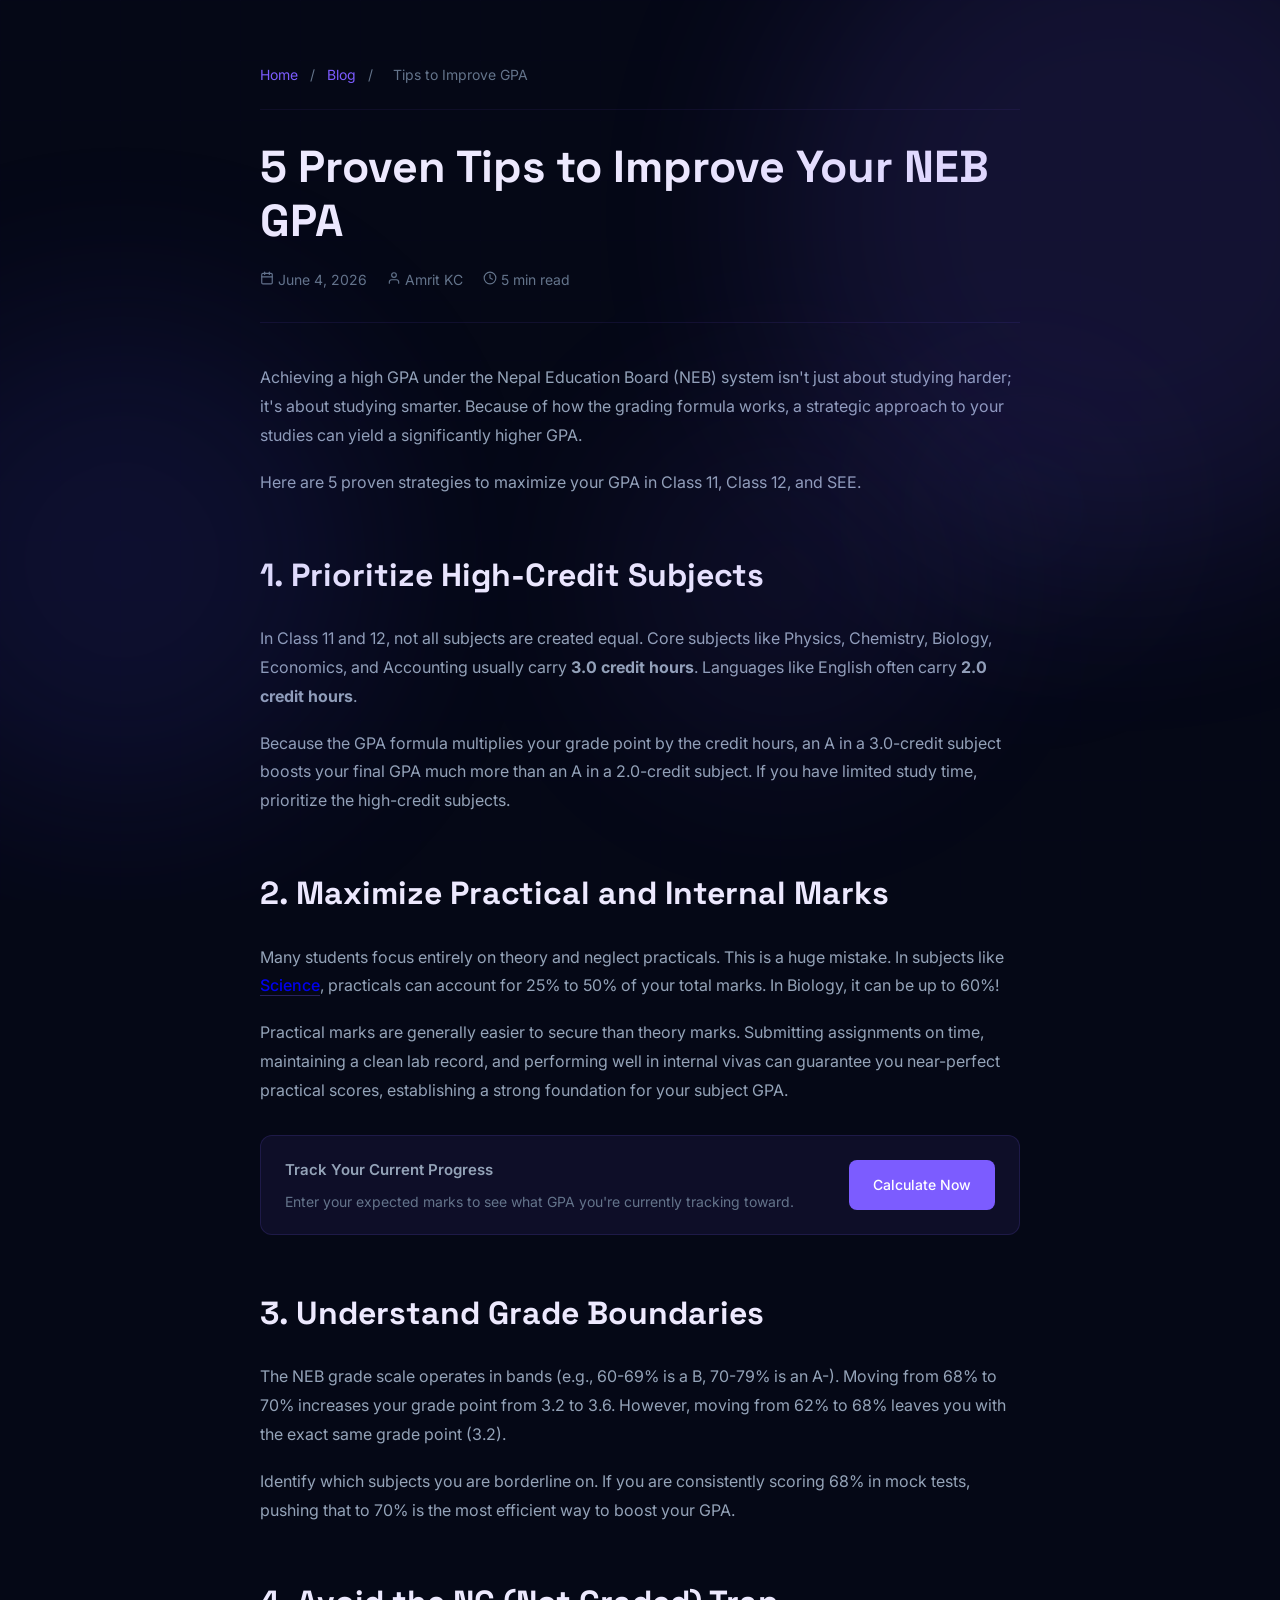
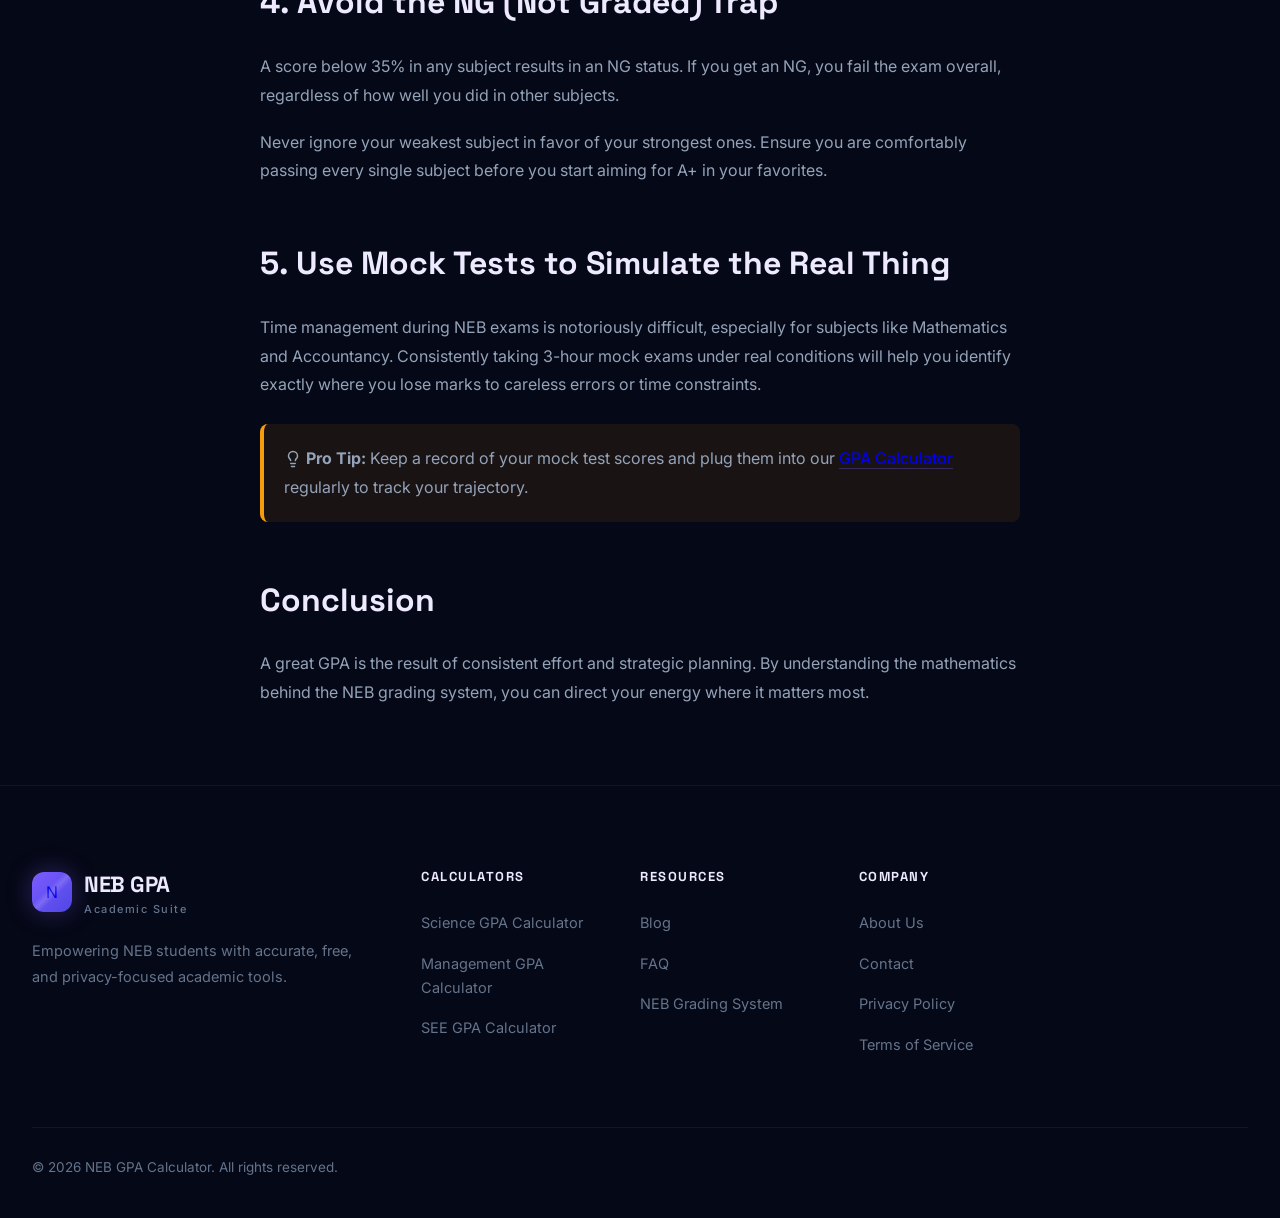
<file: blog/tips-to-improve-gpa.html>
<!DOCTYPE html>
<html lang="en">
<head>
    <meta charset="UTF-8">
    <meta name="viewport" content="width=device-width, initial-scale=1.0">
    <title>5 Proven Tips to Improve Your NEB GPA</title>
    <meta name="description" content="Discover actionable strategies to boost your NEB GPA. Learn how credit hours work and where to focus your study time for maximum results.">
    <meta name="robots" content="index, follow">
    <link rel="canonical" href="https://neb.amritkc.com.np/blog/tips-to-improve-gpa.html">
    
    <!-- Open Graph -->
    <meta property="og:type" content="article">
    <meta property="og:url" content="https://neb.amritkc.com.np/blog/tips-to-improve-gpa.html">
    <meta property="og:title" content="5 Proven Tips to Improve Your NEB GPA">
    <meta property="og:description" content="Discover actionable strategies to boost your NEB GPA. Learn how credit hours work and where to focus your study time for maximum results.">
    <meta property="og:image" content="https://neb.amritkc.com.np/assets/images/neb-gpa-favicon.png">
    
    <link href="https://fonts.googleapis.com/css2?family=Inter:wght@300;400;500;600;700;800&family=Space+Grotesk:wght@400;500;600;700;800&display=swap" rel="stylesheet">
    <link rel="stylesheet" href="../assets/css/main.css">
    
    <style>
        .blog-post { max-width: 800px; margin: 0 auto; padding: 60px 20px; color: var(--text-primary); line-height: 1.8; }
        .blog-header { margin-bottom: 40px; padding-bottom: 30px; border-bottom: 1px solid rgba(124, 92, 255, 0.1); }
        .blog-header h1 { font-family: 'Space Grotesk', sans-serif; font-size: 2.8rem; font-weight: 800; margin-bottom: 20px; line-height: 1.2; color: var(--text-heading); }
        .blog-meta { display: flex; gap: 20px; font-size: 14px; color: var(--text-muted); flex-wrap: wrap; }
        .blog-content h2 { font-family: 'Space Grotesk', sans-serif; font-size: 2rem; font-weight: 700; margin-top: 50px; margin-bottom: 20px; color: var(--text-heading); }
        .blog-content h3 { font-family: 'Space Grotesk', sans-serif; font-size: 1.5rem; font-weight: 600; margin-top: 35px; margin-bottom: 15px; color: var(--text-heading); }
        .blog-content p { margin-bottom: 18px; font-size: 16px; }
        .blog-content a { text-decoration: none; font-weight: 500; border-bottom: 1px solid rgba(124, 92, 255, 0.3); transition: all 0.3s ease; }
        .blog-content a:hover { border-bottom-color: var(--accent); padding-bottom: 2px; }
        .blog-content ul { list-style: none; padding-left: 0; margin-bottom: 20px; }
        .blog-content li { margin-bottom: 12px; padding-left: 28px; position: relative; font-size: 16px; }
        .blog-content li:before { content: "→"; position: absolute; left: 0; color: var(--accent); font-weight: bold; }
        .callout { background: rgba(245, 158, 11, 0.08); border-left: 4px solid #F59E0B; padding: 20px; border-radius: 8px; margin: 25px 0; }
        .internal-link-cta { background: rgba(124, 92, 255, 0.08); border: 1px solid rgba(124, 92, 255, 0.15); padding: 20px 24px; border-radius: 12px; margin: 30px 0; display: flex; align-items: center; justify-content: space-between; gap: 20px; }
        .internal-link-cta h4 { margin: 0 0 6px 0; font-weight: 600; font-size: 15px; }
        .internal-link-cta p { margin: 0; font-size: 14px; color: var(--text-muted); }
        .internal-link-cta-btn { background: var(--accent); color: white; padding: 12px 24px; border-radius: 8px; text-decoration: none; font-weight: 600; font-size: 14px; white-space: nowrap; transition: all 0.3s ease; }
        .breadcrumb { margin-bottom: 30px; padding-bottom: 20px; border-bottom: 1px solid rgba(124, 92, 255, 0.08); }
        .breadcrumb a { color: var(--accent); text-decoration: none; font-size: 14px; }
        .breadcrumb span { color: var(--text-muted); margin: 0 8px; font-size: 14px; }
    </style>
</head>
<body>
    <div class="ambient-bg">
        <div class="ambient-orb"></div>
        <div class="ambient-orb"></div>
        <div class="ambient-orb"></div>
        <div class="ambient-orb"></div>
    </div>
    <div class="grid-overlay"></div>

    <div class="blog-post">
        <div class="breadcrumb">
            <a href="/">Home</a>
            <span>/</span>
            <a href="/blog/">Blog</a>
            <span>/</span>
            <span>Tips to Improve GPA</span>
        </div>

        <article>
            <header class="blog-header">
                <h1>5 Proven Tips to Improve Your NEB GPA</h1>
                <div class="blog-meta">
                    <span><svg xmlns="http://www.w3.org/2000/svg" width="14" height="14" viewBox="0 0 24 24" fill="none" stroke="currentColor" stroke-width="2" stroke-linecap="round" stroke-linejoin="round" class="meta-icon"><rect x="3" y="4" width="18" height="18" rx="2" ry="2"></rect><line x1="16" y1="2" x2="16" y2="6"></line><line x1="8" y1="2" x2="8" y2="6"></line><line x1="3" y1="10" x2="21" y2="10"></line></svg> June 4, 2026</span>
                    <span><svg xmlns="http://www.w3.org/2000/svg" width="14" height="14" viewBox="0 0 24 24" fill="none" stroke="currentColor" stroke-width="2" stroke-linecap="round" stroke-linejoin="round" class="meta-icon"><path d="M20 21v-2a4 4 0 0 0-4-4H8a4 4 0 0 0-4 4v2"></path><circle cx="12" cy="7" r="4"></circle></svg> Amrit KC</span>
                    <span><svg xmlns="http://www.w3.org/2000/svg" width="14" height="14" viewBox="0 0 24 24" fill="none" stroke="currentColor" stroke-width="2" stroke-linecap="round" stroke-linejoin="round" class="meta-icon"><circle cx="12" cy="12" r="10"></circle><polyline points="12 6 12 12 16 14"></polyline></svg> 5 min read</span>
                </div>
            </header>

            <div class="blog-content">
                <p>Achieving a high GPA under the Nepal Education Board (NEB) system isn't just about studying harder; it's about studying smarter. Because of how the grading formula works, a strategic approach to your studies can yield a significantly higher GPA.</p>
                
                <p>Here are 5 proven strategies to maximize your GPA in Class 11, Class 12, and SEE.</p>

                <h2>1. Prioritize High-Credit Subjects</h2>
                <p>In Class 11 and 12, not all subjects are created equal. Core subjects like Physics, Chemistry, Biology, Economics, and Accounting usually carry <strong>3.0 credit hours</strong>. Languages like English often carry <strong>2.0 credit hours</strong>.</p>
                
                <p>Because the GPA formula multiplies your grade point by the credit hours, an A in a 3.0-credit subject boosts your final GPA much more than an A in a 2.0-credit subject. If you have limited study time, prioritize the high-credit subjects.</p>

                <h2>2. Maximize Practical and Internal Marks</h2>
                <p>Many students focus entirely on theory and neglect practicals. This is a huge mistake. In subjects like <a href="../pages/science.html">Science</a>, practicals can account for 25% to 50% of your total marks. In Biology, it can be up to 60%!</p>
                
                <p>Practical marks are generally easier to secure than theory marks. Submitting assignments on time, maintaining a clean lab record, and performing well in internal vivas can guarantee you near-perfect practical scores, establishing a strong foundation for your subject GPA.</p>

                <div class="internal-link-cta">
                    <div>
                        <h4>Track Your Current Progress</h4>
                        <p>Enter your expected marks to see what GPA you're currently tracking toward.</p>
                    </div>
                    <a href="/#tools" class="internal-link-cta-btn">Calculate Now</a>
                </div>

                <h2>3. Understand Grade Boundaries</h2>
                <p>The NEB grade scale operates in bands (e.g., 60-69% is a B, 70-79% is an A-). Moving from 68% to 70% increases your grade point from 3.2 to 3.6. However, moving from 62% to 68% leaves you with the exact same grade point (3.2).</p>
                
                <p>Identify which subjects you are borderline on. If you are consistently scoring 68% in mock tests, pushing that to 70% is the most efficient way to boost your GPA.</p>

                <h2>4. Avoid the NG (Not Graded) Trap</h2>
                <p>A score below 35% in any subject results in an NG status. If you get an NG, you fail the exam overall, regardless of how well you did in other subjects.</p>
                
                <p>Never ignore your weakest subject in favor of your strongest ones. Ensure you are comfortably passing every single subject before you start aiming for A+ in your favorites.</p>

                <h2>5. Use Mock Tests to Simulate the Real Thing</h2>
                <p>Time management during NEB exams is notoriously difficult, especially for subjects like Mathematics and Accountancy. Consistently taking 3-hour mock exams under real conditions will help you identify exactly where you lose marks to careless errors or time constraints.</p>

                <div class="callout">
                    <strong><svg xmlns="http://www.w3.org/2000/svg" width="18" height="18" viewBox="0 0 24 24" fill="none" stroke="currentColor" stroke-width="2" stroke-linecap="round" stroke-linejoin="round" class="inline-icon" style="vertical-align: text-bottom;"><line x1="9" y1="18" x2="15" y2="18"></line><line x1="10" y1="22" x2="14" y2="22"></line><path d="M15.09 14c.18-.98.65-1.74 1.41-2.5A4.65 4.65 0 0 0 18 8 6 6 0 0 0 6 8c0 1 .23 2.23 1.5 3.5A4.61 4.61 0 0 1 8.91 14"></path></svg> Pro Tip:</strong> Keep a record of your mock test scores and plug them into our <a href="../index.html">GPA Calculator</a> regularly to track your trajectory.
                </div>

                <h2>Conclusion</h2>
                <p>A great GPA is the result of consistent effort and strategic planning. By understanding the mathematics behind the NEB grading system, you can direct your energy where it matters most.</p>
            </div>
        </article>
    </div>

    <!-- Footer -->
    <footer>
        <div class="footer-container">
            <div class="footer-top">
                <div class="footer-brand">
                    <a href="/" class="logo">
                        <div class="logo-icon">N</div>
                        <div>
                            <span class="logo-text">NEB GPA</span>
                            <div class="logo-sub">Academic Suite</div>
                        </div>
                    </a>
                    <p>Empowering NEB students with accurate, free, and privacy-focused academic tools.</p>
                </div>
                <div class="footer-links">
                    <h4>Calculators</h4>
                    <ul>
                        <li><a href="../pages/science.html">Science GPA Calculator</a></li>
                        <li><a href="../pages/management.html">Management GPA Calculator</a></li>
                        <li><a href="../pages/see.html">SEE GPA Calculator</a></li>
                    </ul>
                </div>
                <div class="footer-links">
                    <h4>Resources</h4>
                    <ul>
                        <li><a href="../blog/index.html">Blog</a></li>
                        <li><a href="../index.html#faq">FAQ</a></li>
                        <li><a href="../index.html#grading">NEB Grading System</a></li>
                    </ul>
                </div>
                <div class="footer-links">
                    <h4>Company</h4>
                    <ul>
                        <li><a href="../pages/about.html">About Us</a></li>
                        <li><a href="../pages/contact.html">Contact</a></li>
                        <li><a href="../pages/privacy.html">Privacy Policy</a></li>
                        <li><a href="../pages/terms.html">Terms of Service</a></li>
                    </ul>
                </div>
            </div>
            <div class="footer-bottom">
                <p>&copy; 2026 NEB GPA Calculator. All rights reserved.</p>
            </div>
        </div>
    </footer>
    <script src="../assets/js/main.js"></script>
</body>
</html>
</file>
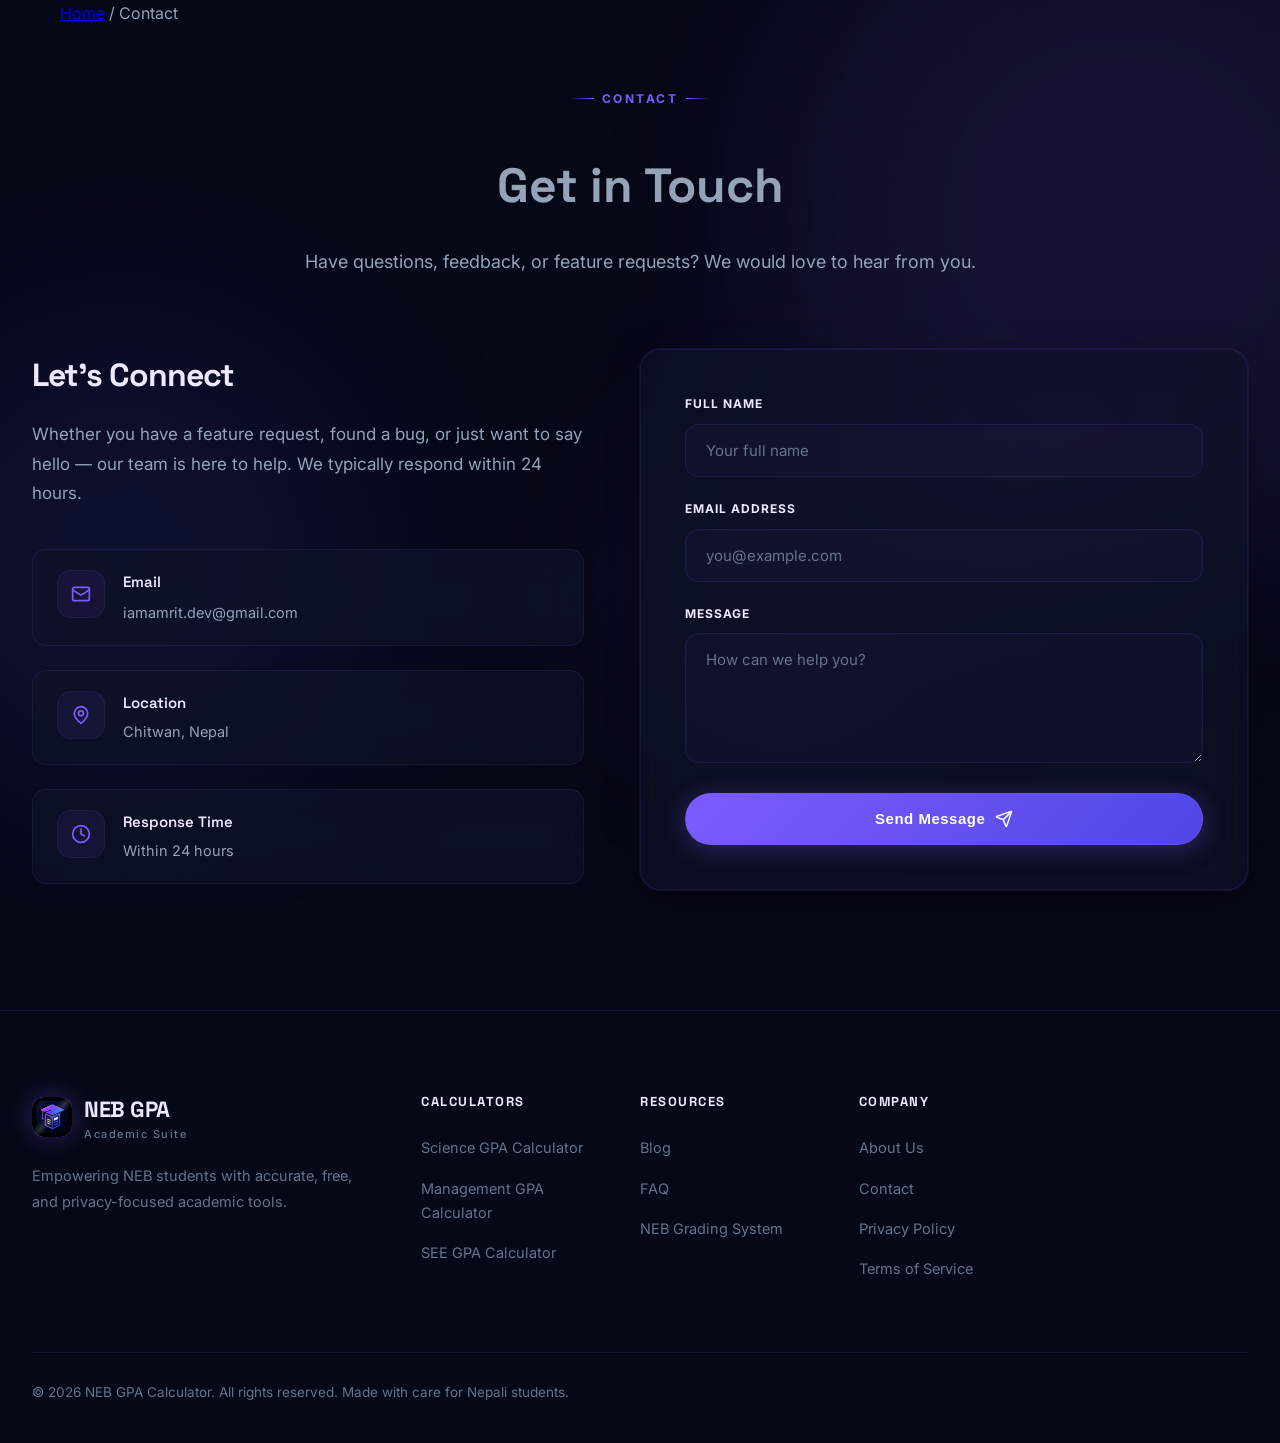
<file: pages/contact.html>
<!DOCTYPE html>
<html lang="en">
<head>
    <meta charset="UTF-8">
    <meta name="viewport" content="width=device-width, initial-scale=1.0">
    <title>Contact Us | NEB GPA Calculator</title>
    <meta name="description" content="Get in touch with the NEB GPA Calculator team for support, feedback, or inquiries.">
    <meta name="robots" content="index, follow">
    <link rel="canonical" href="https://neb.amritkc.com.np/pages/contact.html">
    <!-- Favicon -->
    <link rel="icon" type="image/png" href="../assets/images/neb-gpa-favicon.png">
    <link rel="shortcut icon" type="image/png" href="../assets/images/neb-gpa-favicon.png">
    <link rel="apple-touch-icon" href="../assets/images/neb-gpa-favicon.png">
    <link href="https://fonts.googleapis.com/css2?family=Inter:wght@300;400;500;600;700;800&family=Space+Grotesk:wght@400;500;600;700;800&display=swap" rel="stylesheet">
    <link rel="stylesheet" href="../assets/css/main.css">
    
    <script type="application/ld+json">
    {
      "@context": "https://schema.org",
      "@type": "ContactPage",
      "name": "Contact NEB GPA Calculator",
      "url": "https://neb.amritkc.com.np/pages/contact.html",
      "description": "Contact page for NEB GPA Calculator inquiries and support.",
      "publisher": {
        "@type": "Organization",
        "name": "NEB GPA Calculator",
        "url": "https://neb.amritkc.com.np/"
      }
    }
    </script>
</head>
<body>
    <div class="ambient-bg">
        <div class="ambient-orb"></div>
        <div class="ambient-orb"></div>
        <div class="ambient-orb"></div>
        <div class="ambient-orb"></div>
    </div>
    <div class="grid-overlay"></div>

    <div style="padding-top: 80px;">
        <nav class="breadcrumb" aria-label="Breadcrumb" style="max-width: 1200px; margin: 0 auto 40px; padding: 0 20px;">
            <a href="/">Home</a>
            <span aria-hidden="true">/</span>
            <span aria-current="page">Contact</span>
        </nav>
        
        <section id="contact" style="padding-top: 0;">
            <div class="section-container">
                <div class="section-header fade-up">
                    <span class="section-label">Contact</span>
                    <h1 style="font-size: clamp(2rem, 5vw, 3rem); font-weight: 800; margin: 20px 0; font-family: 'Space Grotesk', sans-serif;">Get in Touch</h1>
                    <p>Have questions, feedback, or feature requests? We would love to hear from you.</p>
                </div>
                <div class="contact-grid">
                    <div class="contact-info fade-up">
                        <h3>Let's Connect</h3>
                        <p>Whether you have a feature request, found a bug, or just want to say hello — our team is here to help. We typically respond within 24 hours.</p>
                        <div class="contact-details">
                            <div class="contact-item">
                                <div class="contact-item-icon">
                                    <svg xmlns="http://www.w3.org/2000/svg" width="20" height="20" viewBox="0 0 24 24" fill="none" stroke="currentColor" stroke-width="2" stroke-linecap="round" stroke-linejoin="round"><rect width="20" height="16" x="2" y="4" rx="2"/><path d="m22 7-8.97 5.7a1.94 1.94 0 0 1-2.06 0L2 7"/></svg>
                                </div>
                                <div>
                                    <h4>Email</h4>
                                    <a href="mailto:iamamrit.dev@gmail.com">iamamrit.dev@gmail.com</a>
                                </div>
                            </div>
                            <div class="contact-item">
                                <div class="contact-item-icon">
                                    <svg xmlns="http://www.w3.org/2000/svg" width="20" height="20" viewBox="0 0 24 24" fill="none" stroke="currentColor" stroke-width="2" stroke-linecap="round" stroke-linejoin="round"><path d="M20 10c0 6-8 12-8 12s-8-6-8-12a8 8 0 0 1 16 0Z"/><circle cx="12" cy="10" r="3"/></svg>
                                </div>
                                <div>
                                    <h4>Location</h4>
                                    <p>Chitwan, Nepal</p>
                                </div>
                            </div>
                            <div class="contact-item">
                                <div class="contact-item-icon">
                                    <svg xmlns="http://www.w3.org/2000/svg" width="20" height="20" viewBox="0 0 24 24" fill="none" stroke="currentColor" stroke-width="2" stroke-linecap="round" stroke-linejoin="round"><circle cx="12" cy="12" r="10"/><polyline points="12 6 12 12 16 14"/></svg>
                                </div>
                                <div>
                                    <h4>Response Time</h4>
                                    <p>Within 24 hours</p>
                                </div>
                            </div>
                        </div>
                    </div>
                    <div class="contact-form fade-up">
                        <form id="contact-form" onsubmit="handleContactForm(event)">
                            <div class="form-group">
                                <label for="name">Full Name</label>
                                <input type="text" id="name" name="name" placeholder="Your full name" required minlength="2">
                            </div>
                            <div class="form-group">
                                <label for="email">Email Address</label>
                                <input type="email" id="email" name="email" placeholder="you@example.com" required>
                            </div>
                            <!-- stream field removed per request -->
                            <div class="form-group">
                                <label for="message">Message</label>
                                <textarea id="message" name="message" placeholder="How can we help you?" required minlength="10" maxlength="1000"></textarea>
                            </div>
                            <button type="submit" class="form-submit" id="form-submit-btn">
                                <span id="form-submit-text">Send Message</span>
                                <svg xmlns="http://www.w3.org/2000/svg" width="18" height="18" viewBox="0 0 24 24" fill="none" stroke="currentColor" stroke-width="2" stroke-linecap="round" stroke-linejoin="round"><path d="M14.536 21.686a.5.5 0 0 0 .937-.024l6.5-19a.496.496 0 0 0-.635-.635l-19 6.5a.5.5 0 0 0-.024.937l7.93 3.18a2 2 0 0 1 1.112 1.11z"/><path d="m21.854 2.147-10.94 10.939"/></svg>
                            </button>
                            <div id="form-message" class="form-message" style="display:none;"></div>
                        </form>
                    </div>
                </div>
            </div>
        </section>
    </div>

    <!-- Footer -->
    <footer>
        <div class="footer-container">
            <div class="footer-top">
                <div class="footer-brand">
                    <a href="/" class="logo">
                        <div class="logo-icon"><img src="../assets/images/neb-gpa-favicon.png" alt="NEB GPA Calculator Logo" width="40" height="40" loading="lazy"></div>
                        <div>
                            <span class="logo-text">NEB GPA</span>
                            <div class="logo-sub">Academic Suite</div>
                        </div>
                    </a>
                    <p>Empowering NEB students with accurate, free, and privacy-focused academic tools.</p>
                </div>
                <div class="footer-links">
                    <h4>Calculators</h4>
                    <ul>
                        <li><a href="./science.html">Science GPA Calculator</a></li>
                        <li><a href="./management.html">Management GPA Calculator</a></li>
                        <li><a href="./see.html">SEE GPA Calculator</a></li>
                    </ul>
                </div>
                <div class="footer-links">
                    <h4>Resources</h4>
                    <ul>
                        <li><a href="/blog/">Blog</a></li>
                        <li><a href="../index.html#faq">FAQ</a></li>
                        <li><a href="../index.html#grading">NEB Grading System</a></li>
                    </ul>
                </div>
                <div class="footer-links">
                    <h4>Company</h4>
                    <ul>
                        <li><a href="./about.html">About Us</a></li>
                        <li><a href="./contact.html">Contact</a></li>
                        <li><a href="./privacy.html">Privacy Policy</a></li>
                        <li><a href="./terms.html">Terms of Service</a></li>
                    </ul>
                </div>
            </div>
            <div class="footer-bottom">
                <p>&copy; 2026 NEB GPA Calculator. All rights reserved. Made with care for Nepali students.</p>
            </div>
        </div>
    </footer>
    <script src="../assets/js/main.js"></script>
</body>
</html>
</file>
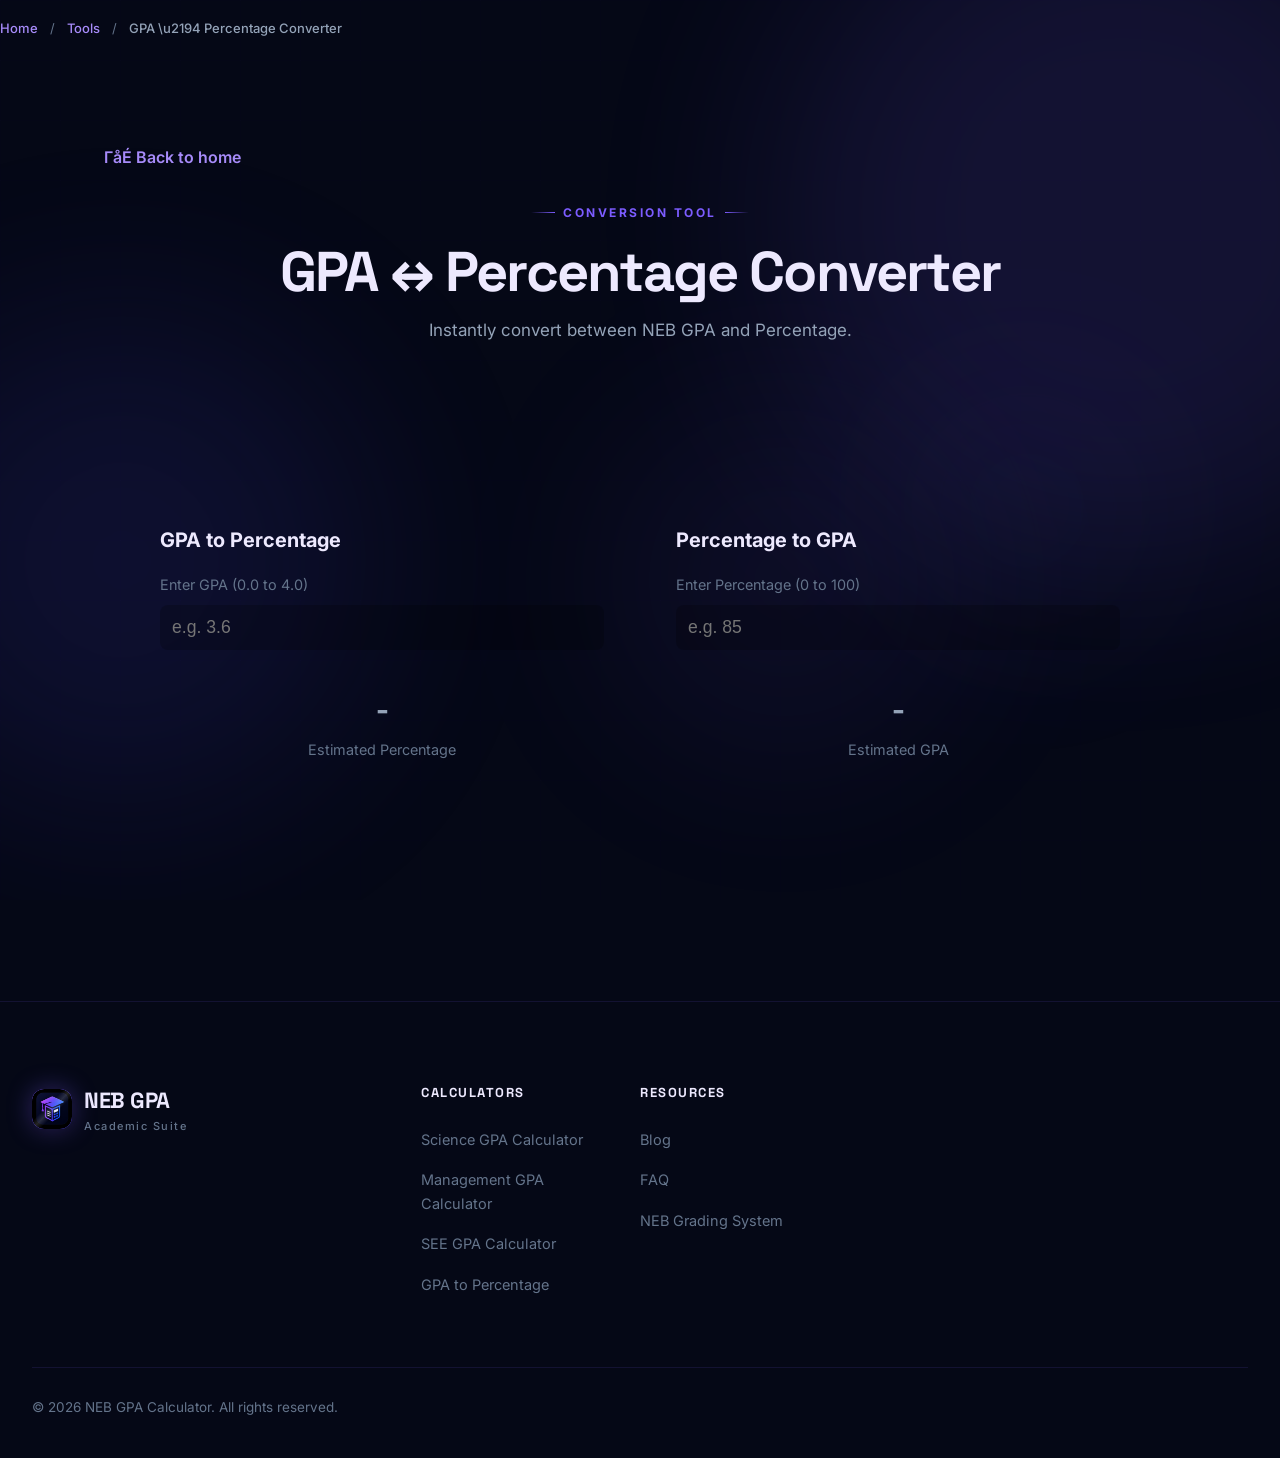
<file: pages/gpa-percentage.html>
﻿<!DOCTYPE html>
<html lang="en">
<head>
    <meta charset="UTF-8">
    <meta name="viewport" content="width=device-width, initial-scale=1.0">
    <title>GPA \u2194 Percentage Converter | NEB Grade Calculator</title>
    <meta name="description" content="Instantly convert your NEB GPA to Percentage and Percentage to GPA. Accurate conversion based on the official Nepal Education Board grading system.">
    <meta name="keywords" content="gpa to percentage nepal, percentage to gpa, neb gpa conversion, grade calculator">
    <meta name="robots" content="index, follow">
    <link rel="canonical" href="https://neb.amritkc.com.np/pages/gpa-percentage.html">
    <!-- Favicon -->
    <link rel="icon" type="image/png" href="../assets/images/neb-gpa-favicon.png">
    <link rel="shortcut icon" type="image/png" href="../assets/images/neb-gpa-favicon.png">
    <link rel="apple-touch-icon" href="../assets/images/neb-gpa-favicon.png">
    
    <!-- Open Graph / Facebook -->
    <meta property="og:type" content="website">
    <meta property="og:url" content="https://neb.amritkc.com.np/pages/gpa-percentage.html">
    <meta property="og:title" content="GPA \u2194 Percentage Converter | NEB Grade Calculator">
    <meta property="og:description" content="Instantly convert your NEB GPA to Percentage and Percentage to GPA. Accurate conversion based on the official Nepal Education Board grading system.">
    <meta property="og:image" content="https://neb.amritkc.com.np/assets/images/neb-gpa-favicon.png">
    
    <!-- Twitter -->
    <meta property="twitter:card" content="summary_large_image">
    <meta property="twitter:title" content="GPA \u2194 Percentage Converter | NEB Grade Calculator">
    <meta property="twitter:description" content="Instantly convert your NEB GPA to Percentage and Percentage to GPA.">
    <meta property="twitter:image" content="https://neb.amritkc.com.np/assets/images/neb-gpa-favicon.png">
    <meta property="twitter:url" content="https://neb.amritkc.com.np/pages/gpa-percentage.html">
    
    <link href="https://fonts.googleapis.com/css2?family=Inter:wght@300;400;500;600;700;800&family=Space+Grotesk:wght@400;500;600;700;800&display=swap" rel="stylesheet">
    <link rel="stylesheet" href="../assets/css/main.css">
    <link rel="stylesheet" href="../assets/css/calculator.css">
    
    <script type="application/ld+json">
    {
      "@context": "https://schema.org",
      "@type": "BreadcrumbList",
      "itemListElement": [
        {
          "@type": "ListItem",
          "position": 1,
          "name": "Home",
          "item": "https://neb.amritkc.com.np/"
        },
        {
          "@type": "ListItem",
          "position": 2,
          "name": "Tools",
          "item": "https://neb.amritkc.com.np/#tools"
        },
        {
          "@type": "ListItem",
          "position": 3,
          "name": "GPA Percentage Converter",
          "item": "https://neb.amritkc.com.np/pages/gpa-percentage.html"
        }
      ]
    }
    </script>
    <style>
        .converter-container {
            display: grid;
            grid-template-columns: 1fr;
            gap: 24px;
            margin-top: 24px;
        }
        @media (min-width: 768px) {
            .converter-container {
                grid-template-columns: 1fr 1fr;
            }
        }
        .converter-box {
            background: var(--card-bg);
            border: 1px solid var(--border-color);
            border-radius: 12px;
            padding: 24px;
        }
        .converter-box h2 {
            font-size: 1.25rem;
            margin-bottom: 16px;
            color: var(--text-heading);
        }
        .converter-input-group {
            margin-bottom: 16px;
        }
        .converter-input-group label {
            display: block;
            margin-bottom: 8px;
            font-size: 0.9rem;
            color: var(--text-muted);
        }
        .converter-input-group input {
            width: 100%;
            padding: 12px;
            border: 1px solid var(--border-color);
            background: rgba(0, 0, 0, 0.2);
            color: var(--text-main);
            border-radius: 8px;
            font-size: 1.1rem;
        }
        .converter-result {
            margin-top: 20px;
            padding: 16px;
            background: rgba(var(--primary-rgb), 0.1);
            border: 1px solid rgba(var(--primary-rgb), 0.2);
            border-radius: 8px;
            text-align: center;
        }
        .converter-result .res-val {
            font-size: 1.8rem;
            font-weight: 700;
            color: var(--primary-color);
            margin-bottom: 4px;
        }
        .converter-result .res-label {
            font-size: 0.9rem;
            color: var(--text-muted);
        }
    </style>
</head>
<body>
    <div class="ambient-bg">
        <div class="ambient-orb"></div>
        <div class="ambient-orb"></div>
        <div class="ambient-orb"></div>
        <div class="ambient-orb"></div>
    </div>
    <div class="grid-overlay"></div>

    <main class="calculator-page">
        <div class="calculator-shell">
            <nav class="breadcrumb" aria-label="Breadcrumb">
                <a href="../index.html">Home</a>
                <span aria-hidden="true">/</span>
                <a href="../index.html#tools">Tools</a>
                <span aria-hidden="true">/</span>
                <span aria-current="page">GPA \u2194 Percentage Converter</span>
            </nav>
            <a class="back-link" href="../index.html">ΓåÉ Back to home</a>
            <header class="calculator-header">
                <span class="section-label">Conversion Tool</span>
                <h1>GPA ↔ Percentage Converter</h1>
                <p>Instantly convert between NEB GPA and Percentage.</p>
            </header>

            <section class="converter-container" aria-label="Conversion tools">
                <!-- GPA to Percentage -->
                <div class="converter-box">
                    <h2>GPA to Percentage</h2>
                    <div class="converter-input-group">
                        <label for="gpa-input">Enter GPA (0.0 to 4.0)</label>
                        <input type="number" id="gpa-input" min="0" max="4.0" step="0.01" placeholder="e.g. 3.6">
                    </div>
                    <div class="converter-result">
                        <div class="res-val" id="gpa-to-perc-result">-</div>
                        <div class="res-label">Estimated Percentage</div>
                    </div>
                </div>

                <!-- Percentage to GPA -->
                <div class="converter-box">
                    <h2>Percentage to GPA</h2>
                    <div class="converter-input-group">
                        <label for="perc-input">Enter Percentage (0 to 100)</label>
                        <input type="number" id="perc-input" min="0" max="100" step="0.1" placeholder="e.g. 85">
                    </div>
                    <div class="converter-result">
                        <div class="res-val" id="perc-to-gpa-result">-</div>
                        <div class="res-label">Estimated GPA</div>
                    </div>
                </div>
            </section>
        </div>
    </main>

    <!-- Footer -->
    <footer>
        <div class="footer-container">
            <div class="footer-top">
                <div class="footer-brand">
                    <a href="../index.html" class="logo">
                        <div class="logo-icon"><img src="../assets/images/neb-gpa-favicon.png" alt="NEB GPA Calculator Logo" width="40" height="40" loading="lazy"></div>
                        <div>
                            <span class="logo-text">NEB GPA</span>
                            <div class="logo-sub">Academic Suite</div>
                        </div>
                    </a>
                </div>
                <div class="footer-links">
                    <h4>Calculators</h4>
                    <ul>
                        <li><a href="./science.html">Science GPA Calculator</a></li>
                        <li><a href="./management.html">Management GPA Calculator</a></li>
                        <li><a href="./see.html">SEE GPA Calculator</a></li>
                        <li><a href="./gpa-percentage.html">GPA to Percentage</a></li>
                    </ul>
                </div>
                <div class="footer-links">
                    <h4>Resources</h4>
                    <ul>
                        <li><a href="../blog/">Blog</a></li>
                        <li><a href="../index.html#faq">FAQ</a></li>
                        <li><a href="../index.html#grading">NEB Grading System</a></li>
                    </ul>
                </div>
            </div>
            <div class="footer-bottom">
                <p>&copy; 2026 NEB GPA Calculator. All rights reserved.</p>
            </div>
        </div>
    </footer>

    <script src="../assets/js/main.js"></script>
    <script>
        const gradeScale = [
            { min: 90, grade: 'A+', point: 4.0 },
            { min: 80, grade: 'A', point: 3.6 },
            { min: 70, grade: 'B+', point: 3.2 },
            { min: 60, grade: 'B', point: 2.8 },
            { min: 50, grade: 'C+', point: 2.4 },
            { min: 40, grade: 'C', point: 2.0 },
            { min: 35, grade: 'D', point: 1.6 },
            { min: 0, grade: 'NG', point: 0.0 }
        ];

        const gpaInput = document.getElementById('gpa-input');
        const percInput = document.getElementById('perc-input');
        const gpaToPercRes = document.getElementById('gpa-to-perc-result');
        const percToGpaRes = document.getElementById('perc-to-gpa-result');

        gpaInput.addEventListener('input', () => {
            const val = parseFloat(gpaInput.value);
            if (isNaN(val) || val < 0 || val > 4.0) {
                gpaToPercRes.textContent = '-';
                return;
            }
            // Simple generic conversion: Percentage = GPA * 25
            const perc = (val * 25).toFixed(1);
            gpaToPercRes.textContent = perc + '%';
        });

        percInput.addEventListener('input', () => {
            const val = parseFloat(percInput.value);
            if (isNaN(val) || val < 0 || val > 100) {
                percToGpaRes.textContent = '-';
                return;
            }
            const match = gradeScale.find(g => val >= g.min);
            if (match) {
                percToGpaRes.textContent = match.point.toFixed(1) + ' (' + match.grade + ')';
            } else {
                percToGpaRes.textContent = '-';
            }
        });
    </script>
</body>
</html>
</file>
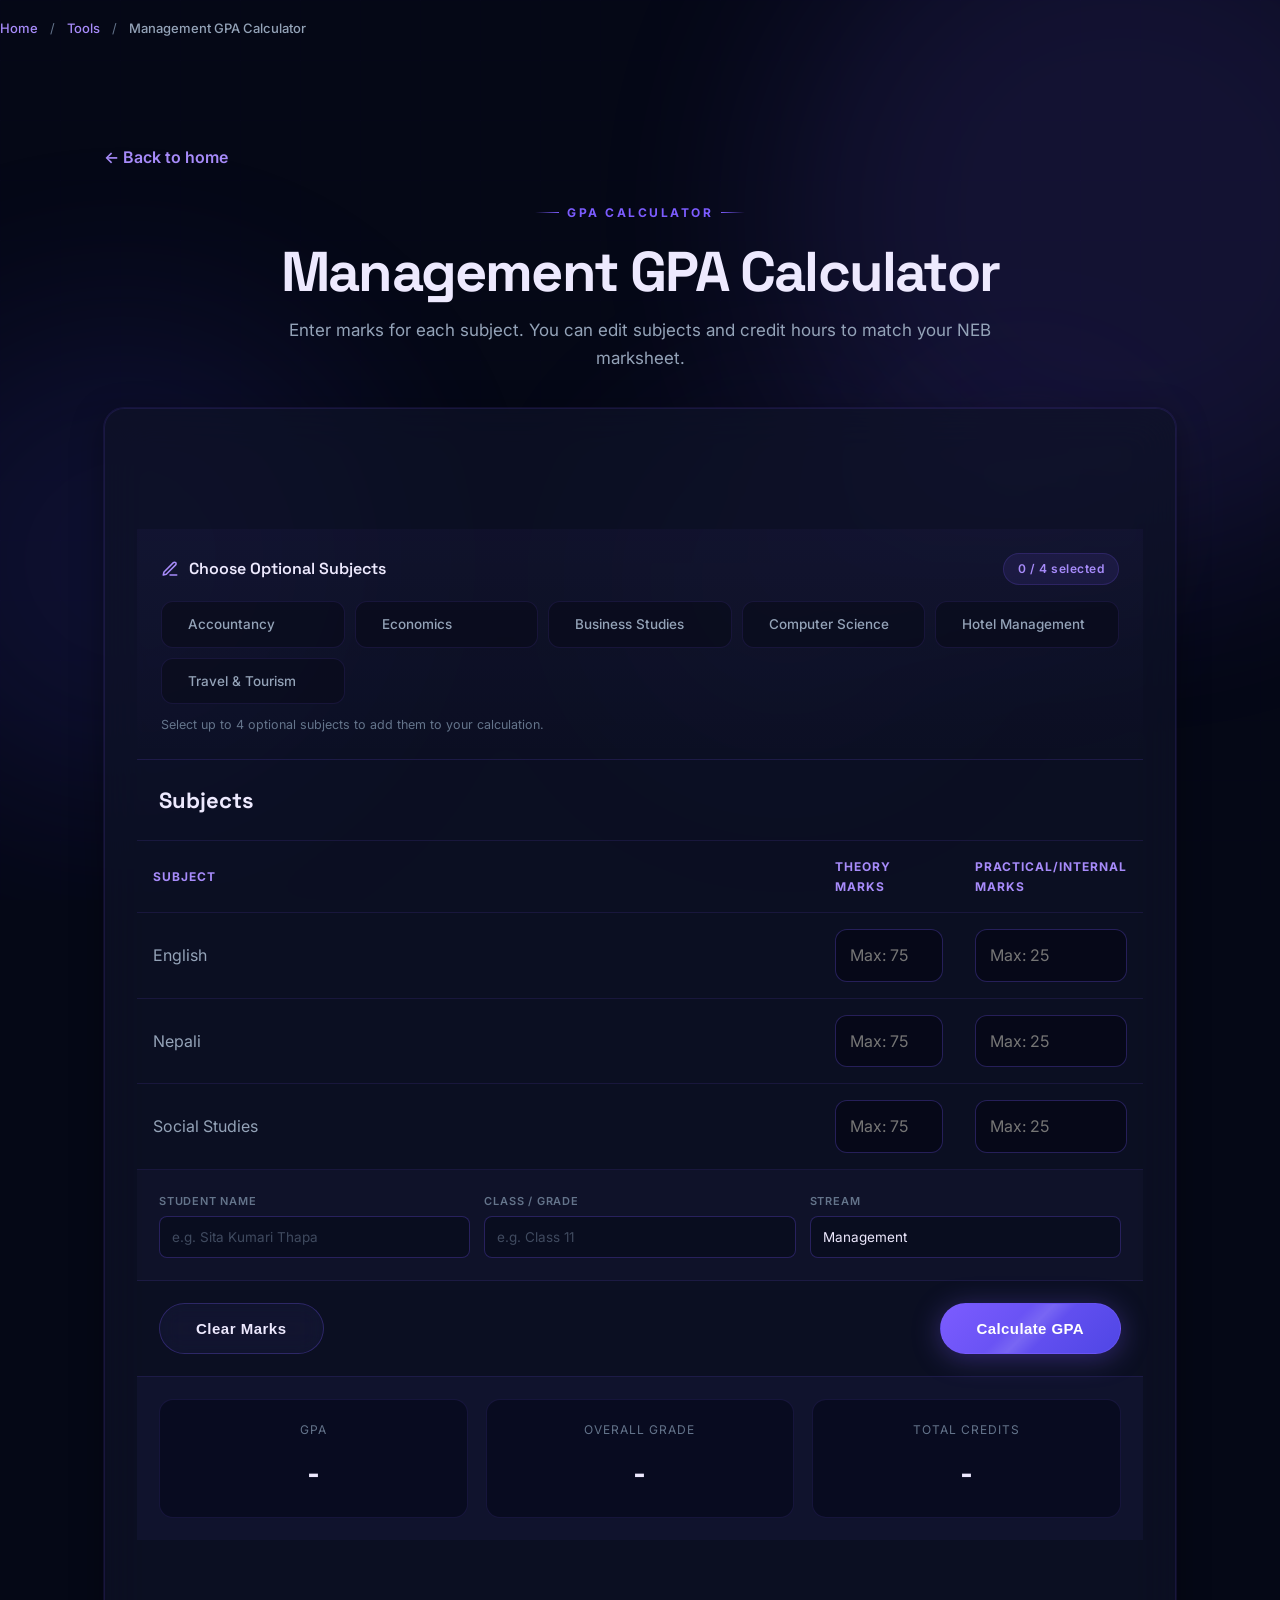
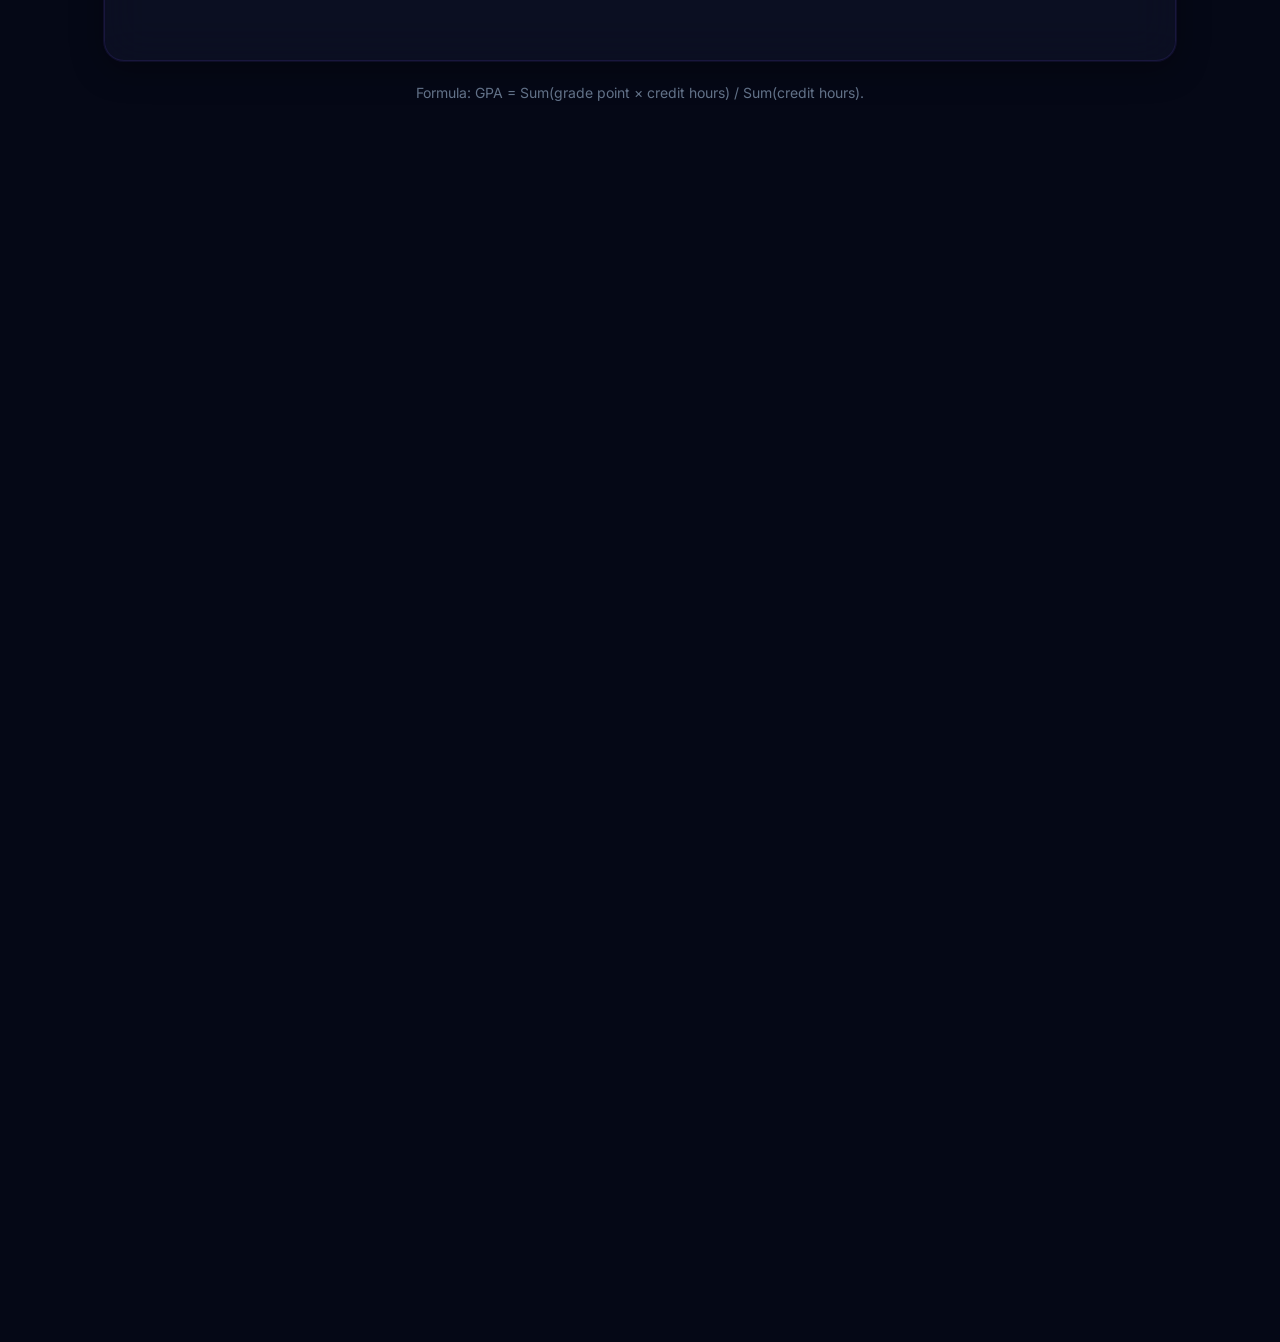
<file: pages/management.html>
<!DOCTYPE html>
<html lang="en">

<head>
    <meta charset="UTF-8">
    <meta name="viewport" content="width=device-width, initial-scale=1.0">
    <title>Management GPA Calculator | NEB Class 11 & 12 Grade Calculator</title>
    <meta name="description"
        content="Free NEB Management stream GPA calculator. Calculate grades for Accountancy, Economics, Business Studies, and all compulsory subjects with official NEB credit-hour weighting.">
    <meta name="keywords"
        content="management GPA calculator, NEB management, class 12 management, accountancy calculator, economics calculator, Nepal education board">
    <meta name="robots" content="index, follow">
    <link rel="canonical" href="https://neb.amritkc.com.np/pages/management.html">
    <!-- Favicon -->
    <link rel="icon" type="image/png" href="../assets/images/neb-gpa-favicon.png">
    <link rel="shortcut icon" type="image/png" href="../assets/images/neb-gpa-favicon.png">
    <link rel="apple-touch-icon" href="../assets/images/neb-gpa-favicon.png">

    <!-- Open Graph / Facebook -->
    <meta property="og:type" content="website">
    <meta property="og:url" content="https://neb.amritkc.com.np/pages/management.html">
    <meta property="og:title" content="Management GPA Calculator | NEB Class 11 & 12 Grade Calculator">
    <meta property="og:description"
        content="Calculate your NEB Management GPA with accurate credit-hour weighting for all subjects including Accountancy, Economics, and Business Studies.">
    <meta property="og:image" content="https://neb.amritkc.com.np/assets/images/neb-gpa-favicon.png">

    <!-- Twitter -->
    <meta property="twitter:card" content="summary_large_image">
    <meta property="twitter:url" content="https://neb.amritkc.com.np/pages/management.html">
    <meta property="twitter:title" content="Management GPA Calculator | NEB Class 11 & 12 Grade Calculator">
    <meta property="twitter:description"
        content="Calculate your NEB Management GPA with accurate credit-hour weighting for all subjects including Accountancy, Economics, and Business Studies.">
    <meta property="twitter:image" content="https://neb.amritkc.com.np/assets/images/neb-gpa-favicon.png">
    <link
        href="https://fonts.googleapis.com/css2?family=Inter:wght@300;400;500;600;700;800&family=Space+Grotesk:wght@400;500;600;700;800&display=swap"
        rel="stylesheet">
    <link rel="stylesheet" href="../assets/css/main.css">
    <link rel="stylesheet" href="../assets/css/calculator.css">

    <script type="application/ld+json">
    {
      "@context": "https://schema.org",
      "@type": "BreadcrumbList",
      "itemListElement": [
        {
          "@type": "ListItem",
          "position": 1,
          "name": "Home",
          "item": "https://neb.amritkc.com.np/"
        },
        {
          "@type": "ListItem",
          "position": 2,
          "name": "Tools",
          "item": "https://neb.amritkc.com.np/#tools"
        },
        {
          "@type": "ListItem",
          "position": 3,
          "name": "Management GPA Calculator",
          "item": "https://neb.amritkc.com.np/pages/management.html"
        }
      ]
    }
    </script>
</head>

<body>
    <div class="ambient-bg">
        <div class="ambient-orb"></div>
        <div class="ambient-orb"></div>
        <div class="ambient-orb"></div>
        <div class="ambient-orb"></div>
    </div>
    <div class="grid-overlay"></div>

    <main class="calculator-page" data-calculator="management">
        <div class="calculator-shell">
            <nav class="breadcrumb" aria-label="Breadcrumb">
                <a href="/">Home</a>
                <span aria-hidden="true">/</span>
                <a href="/#tools">Tools</a>
                <span aria-hidden="true">/</span>
                <span aria-current="page">Management GPA Calculator</span>
            </nav>
            <a class="back-link" href="/">← Back to home</a>
            <header class="calculator-header">
                <span class="section-label">GPA Calculator</span>
                <h1><span data-stream-name>Management</span> GPA Calculator</h1>
                <p>Enter marks for each subject. You can edit subjects and credit hours to match your NEB marksheet.</p>
            </header>

            <section class="calculator-card" aria-label="Management GPA calculator">
                <!-- Optional Subject Selector — standalone section above the table -->
                <div class="optional-selector-panel" id="optional-selector-panel">
                    <div class="optional-selector-header">
                        <div class="optional-selector-title">
                            <svg width="18" height="18" viewBox="0 0 24 24" fill="none" stroke="currentColor"
                                stroke-width="2" stroke-linecap="round" stroke-linejoin="round">
                                <path d="M12 20h9" />
                                <path d="M16.5 3.5a2.121 2.121 0 0 1 3 3L7 19l-4 1 1-4L16.5 3.5z" />
                            </svg>
                            <span>Choose Optional Subjects</span>
                        </div>
                        <span class="optional-counter" id="optional-counter">0 / 4 selected</span>
                    </div>
                    <div class="optional-chips" id="optional-chips">
                        <label class="chip-label">
                            <input type="checkbox" class="optional-subject-checkbox" value="accounting">
                            <span class="chip">
                                <svg class="chip-check" width="14" height="14" viewBox="0 0 24 24" fill="none"
                                    stroke="currentColor" stroke-width="3" stroke-linecap="round"
                                    stroke-linejoin="round">
                                    <polyline points="20 6 9 17 4 12" />
                                </svg>
                                Accountancy
                            </span>
                        </label>
                        <label class="chip-label">
                            <input type="checkbox" class="optional-subject-checkbox" value="economics">
                            <span class="chip">
                                <svg class="chip-check" width="14" height="14" viewBox="0 0 24 24" fill="none"
                                    stroke="currentColor" stroke-width="3" stroke-linecap="round"
                                    stroke-linejoin="round">
                                    <polyline points="20 6 9 17 4 12" />
                                </svg>
                                Economics
                            </span>
                        </label>
                        <label class="chip-label">
                            <input type="checkbox" class="optional-subject-checkbox" value="business">
                            <span class="chip">
                                <svg class="chip-check" width="14" height="14" viewBox="0 0 24 24" fill="none"
                                    stroke="currentColor" stroke-width="3" stroke-linecap="round"
                                    stroke-linejoin="round">
                                    <polyline points="20 6 9 17 4 12" />
                                </svg>
                                Business Studies
                            </span>
                        </label>
                        <label class="chip-label">
                            <input type="checkbox" class="optional-subject-checkbox" value="computer">
                            <span class="chip">
                                <svg class="chip-check" width="14" height="14" viewBox="0 0 24 24" fill="none"
                                    stroke="currentColor" stroke-width="3" stroke-linecap="round"
                                    stroke-linejoin="round">
                                    <polyline points="20 6 9 17 4 12" />
                                </svg>
                                Computer Science
                            </span>
                        </label>
                        <label class="chip-label">
                            <input type="checkbox" class="optional-subject-checkbox" value="hotel">
                            <span class="chip">
                                <svg class="chip-check" width="14" height="14" viewBox="0 0 24 24" fill="none"
                                    stroke="currentColor" stroke-width="3" stroke-linecap="round"
                                    stroke-linejoin="round">
                                    <polyline points="20 6 9 17 4 12" />
                                </svg>
                                Hotel Management
                            </span>
                        </label>
                        <label class="chip-label">
                            <input type="checkbox" class="optional-subject-checkbox" value="travel">
                            <span class="chip">
                                <svg class="chip-check" width="14" height="14" viewBox="0 0 24 24" fill="none"
                                    stroke="currentColor" stroke-width="3" stroke-linecap="round"
                                    stroke-linejoin="round">
                                    <polyline points="20 6 9 17 4 12" />
                                </svg>
                                Travel &amp; Tourism
                            </span>
                        </label>
                    </div>
                    <p class="optional-hint" id="optional-hint">Select up to 4 optional subjects to add them to your
                        calculation.</p>
                </div>

                <!-- Table header -->
                <div class="calculator-toolbar">
                    <h2>Subjects</h2>
                </div>

                <div class="table-container">
                    <table class="calculator-table science-table">
                        <thead>
                            <tr>
                                <th>Subject</th>
                                <th>Theory Marks</th>
                                <th>Practical/Internal Marks</th>
                            </tr>
                        </thead>
                        <tbody data-subjects></tbody>
                    </table>
                </div>
                <!-- Student Info (optional, for marksheet) -->
                <div class="student-info-bar" aria-label="Student information for marksheet">
                    <div>
                        <label for="ms-name">Student Name</label>
                        <input type="text" id="ms-name" placeholder="e.g. Sita Kumari Thapa" autocomplete="name">
                    </div>
                    <div>
                        <label for="ms-grade">Class / Grade</label>
                        <input type="text" id="ms-grade" placeholder="e.g. Class 11">
                    </div>
                    <div>
                        <label for="ms-stream">Stream</label>
                        <input type="text" id="ms-stream" value="Management" placeholder="Management">
                    </div>
                </div>
                <div class="calculator-actions">
                    <button type="button" class="btn-secondary" data-reset>Clear Marks</button>
                    <button type="button" class="btn-primary" data-calculate>Calculate GPA</button>
                </div>
                <div class="calculator-result">
                    <div class="result-box">
                        <div class="result-label">GPA</div>
                        <div class="result-value" data-result-gpa>-</div>
                    </div>
                    <div class="result-box">
                        <div class="result-label">Overall Grade</div>
                        <div class="result-value" data-result-grade>-</div>
                    </div>
                    <div class="result-box">
                        <div class="result-label">Total Credits</div>
                        <div class="result-value" data-result-credits>-</div>
                    </div>
                </div>
            </section>
            <p class="calculator-note">Formula: GPA = Sum(grade point × credit hours) / Sum(credit hours).</p>
            <!-- Marksheet rendered here by marksheet.js -->
            <div class="marksheet-section" aria-live="polite" aria-label="Your result marksheet"></div>

            <!-- FAQ Section for Management GPA Calculator -->
            <section id="faq" style="margin-top: 60px;">
                <div class="section-container">
                    <div class="section-header fade-up">
                        <span class="section-label">FAQ</span>
                        <h2>Management Stream GPA Calculator FAQs</h2>
                        <p>Answers to common questions about Class 11 & 12 Management stream grading.</p>
                    </div>
                    <div class="faq-container">
                        <div class="faq-item fade-up">
                            <button class="faq-question" onclick="toggleFaq(this)">
                                What subjects are in NEB Management stream?
                                <svg xmlns="http://www.w3.org/2000/svg" width="20" height="20" viewBox="0 0 24 24"
                                    fill="none" stroke="currentColor" stroke-width="2" stroke-linecap="round"
                                    stroke-linejoin="round" class="faq-icon">
                                    <path d="m6 9 6 6 6-6" />
                                </svg>
                            </button>
                            <div class="faq-answer">
                                <p>NEB Management stream includes: <strong>Economics, Accounting, Business
                                        Mathematics</strong> (compulsory), plus optional subjects like Governance,
                                    Finance, Tourism Management, or Computer Applications. The curriculum focuses on
                                    business and social sciences instead of natural sciences. This calculator supports
                                    all optional subject combinations.</p>
                            </div>
                        </div>
                        <div class="faq-item fade-up">
                            <button class="faq-question" onclick="toggleFaq(this)">
                                How is Management stream grading different from Science?
                                <svg xmlns="http://www.w3.org/2000/svg" width="20" height="20" viewBox="0 0 24 24"
                                    fill="none" stroke="currentColor" stroke-width="2" stroke-linecap="round"
                                    stroke-linejoin="round" class="faq-icon">
                                    <path d="m6 9 6 6 6-6" />
                                </svg>
                            </button>
                            <div class="faq-answer">
                                <p>The core difference is subject composition: <a href="./science.html">Science</a>
                                    focuses on Physics, Chemistry, Biology, and Mathematics, while Management emphasizes
                                    Economics, Accounting, and Business subjects. Both use the same 4.0 GPA scale and
                                    calculation formula. The grading difficulty and practical components vary by subject
                                    type.</p>
                            </div>
                        </div>
                        <div class="faq-item fade-up">
                            <button class="faq-question" onclick="toggleFaq(this)">
                                Do Management subjects have practical exams?
                                <svg xmlns="http://www.w3.org/2000/svg" width="20" height="20" viewBox="0 0 24 24"
                                    fill="none" stroke="currentColor" stroke-width="2" stroke-linecap="round"
                                    stroke-linejoin="round" class="faq-icon">
                                    <path d="m6 9 6 6 6-6" />
                                </svg>
                            </button>
                            <div class="faq-answer">
                                <p>Most Management subjects are <strong>100% theory-based</strong> (Accounting,
                                    Economics, Business Math). Some optional subjects like Computer Applications or
                                    Tourism Management may include practical components (typically 25-40%). This
                                    calculator adjusts weightings based on subject type automatically.</p>
                            </div>
                        </div>
                        <div class="faq-item fade-up">
                            <button class="faq-question" onclick="toggleFaq(this)">
                                What's a competitive GPA for Management stream?
                                <svg xmlns="http://www.w3.org/2000/svg" width="20" height="20" viewBox="0 0 24 24"
                                    fill="none" stroke="currentColor" stroke-width="2" stroke-linecap="round"
                                    stroke-linejoin="round" class="faq-icon">
                                    <path d="m6 9 6 6 6-6" />
                                </svg>
                            </button>
                            <div class="faq-answer">
                                <p>A <strong>3.6+ GPA is considered competitive</strong> in Management stream for
                                    university admissions, scholarships, and professional programs. A 3.2+ is good,
                                    while 2.8-3.2 is average. Business schools and MBA programs often target 3.4+
                                    candidates. Check specific program requirements for exact cutoffs.</p>
                            </div>
                        </div>
                        <div class="faq-item fade-up">
                            <button class="faq-question" onclick="toggleFaq(this)">
                                Can I switch from Science to Management stream?
                                <svg xmlns="http://www.w3.org/2000/svg" width="20" height="20" viewBox="0 0 24 24"
                                    fill="none" stroke="currentColor" stroke-width="2" stroke-linecap="round"
                                    stroke-linejoin="round" class="faq-icon">
                                    <path d="m6 9 6 6 6-6" />
                                </svg>
                            </button>
                            <div class="faq-answer">
                                <p>Yes, you can switch streams between Class 11 and Class 12, or from <a
                                        href="../index.html">SEE (Class 10)</a> directly to Management in Class 11. Your
                                    GPA from the previous stream doesn't carry over—you start fresh with Management
                                    subjects. Both use the same 4.0 scale for fair comparison.</p>
                            </div>
                        </div>
                        <div class="faq-item fade-up">
                            <button class="faq-question" onclick="toggleFaq(this)">
                                Which Management subject weighs most in GPA?
                                <svg xmlns="http://www.w3.org/2000/svg" width="20" height="20" viewBox="0 0 24 24"
                                    fill="none" stroke="currentColor" stroke-width="2" stroke-linecap="round"
                                    stroke-linejoin="round" class="faq-icon">
                                    <path d="m6 9 6 6 6-6" />
                                </svg>
                            </button>
                            <div class="faq-answer">
                                <p>All subjects have equal credit hours (4.0) in Management stream, so each subject
                                    contributes equally to GPA. However, improving one subject grade by one letter has
                                    the same impact on GPA regardless of subject. Use this calculator to see exactly
                                    which subject improvements will best impact your final GPA.</p>
                            </div>
                        </div>
                    </div>
                </div>
            </section>
        </div>
    </main>

    <script src="../assets/js/calculator.js"></script>
    <script src="../assets/js/marksheet.js"></script>
    <script>
        // Counter badge updater
        (function () {
            const chips = document.querySelectorAll('.optional-subject-checkbox');
            const counter = document.getElementById('optional-counter');
            const hint = document.getElementById('optional-hint');

            function updateCounter() {
                const checked = document.querySelectorAll('.optional-subject-checkbox:checked').length;
                counter.textContent = checked + ' / 4 selected';

                // Visual feedback when at limit
                if (checked >= 4) {
                    counter.classList.add('at-limit');
                    hint.textContent = 'Maximum reached — uncheck a subject to swap.';
                    hint.classList.add('at-limit');
                } else {
                    counter.classList.remove('at-limit');
                    hint.textContent = 'Select up to 4 optional subjects to add them to your calculation.';
                    hint.classList.remove('at-limit');
                }
            }

            chips.forEach(cb => cb.addEventListener('change', updateCounter));
        })();
    </script>
</body>

</html>
</file>
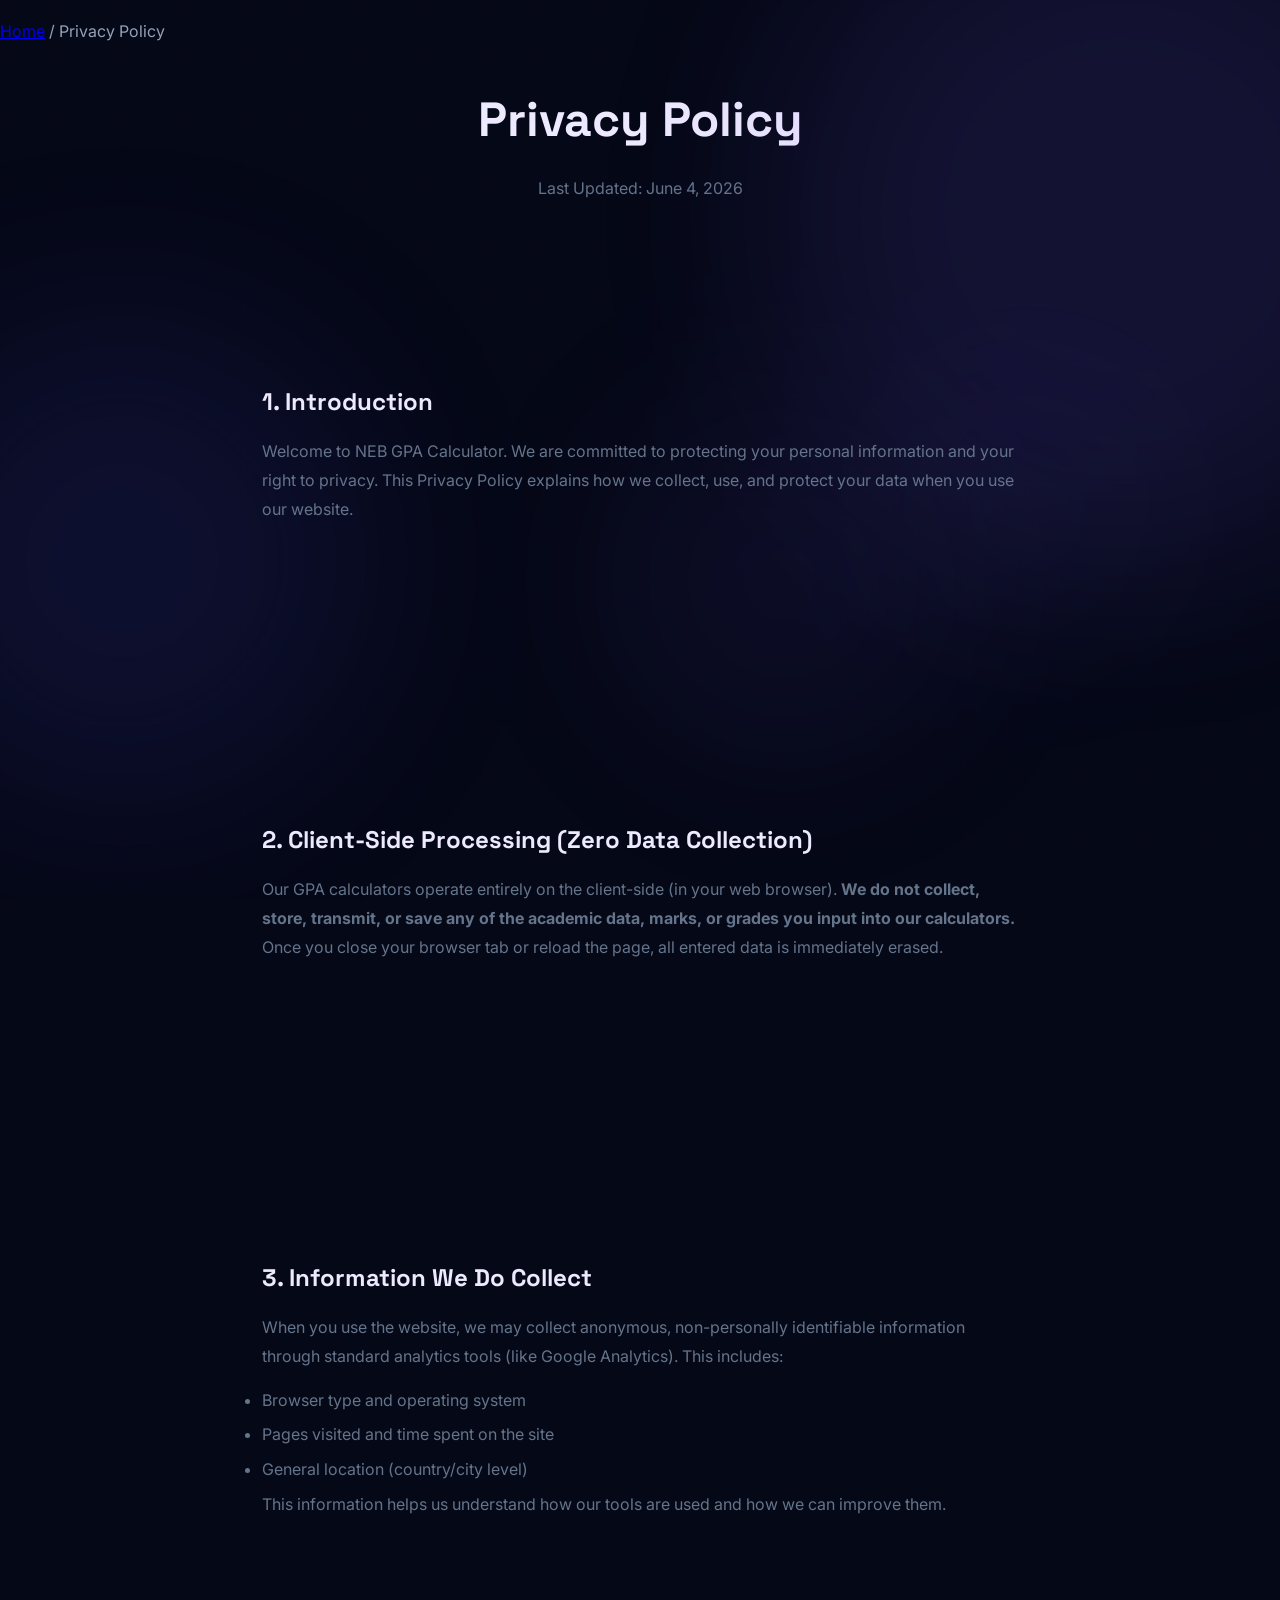
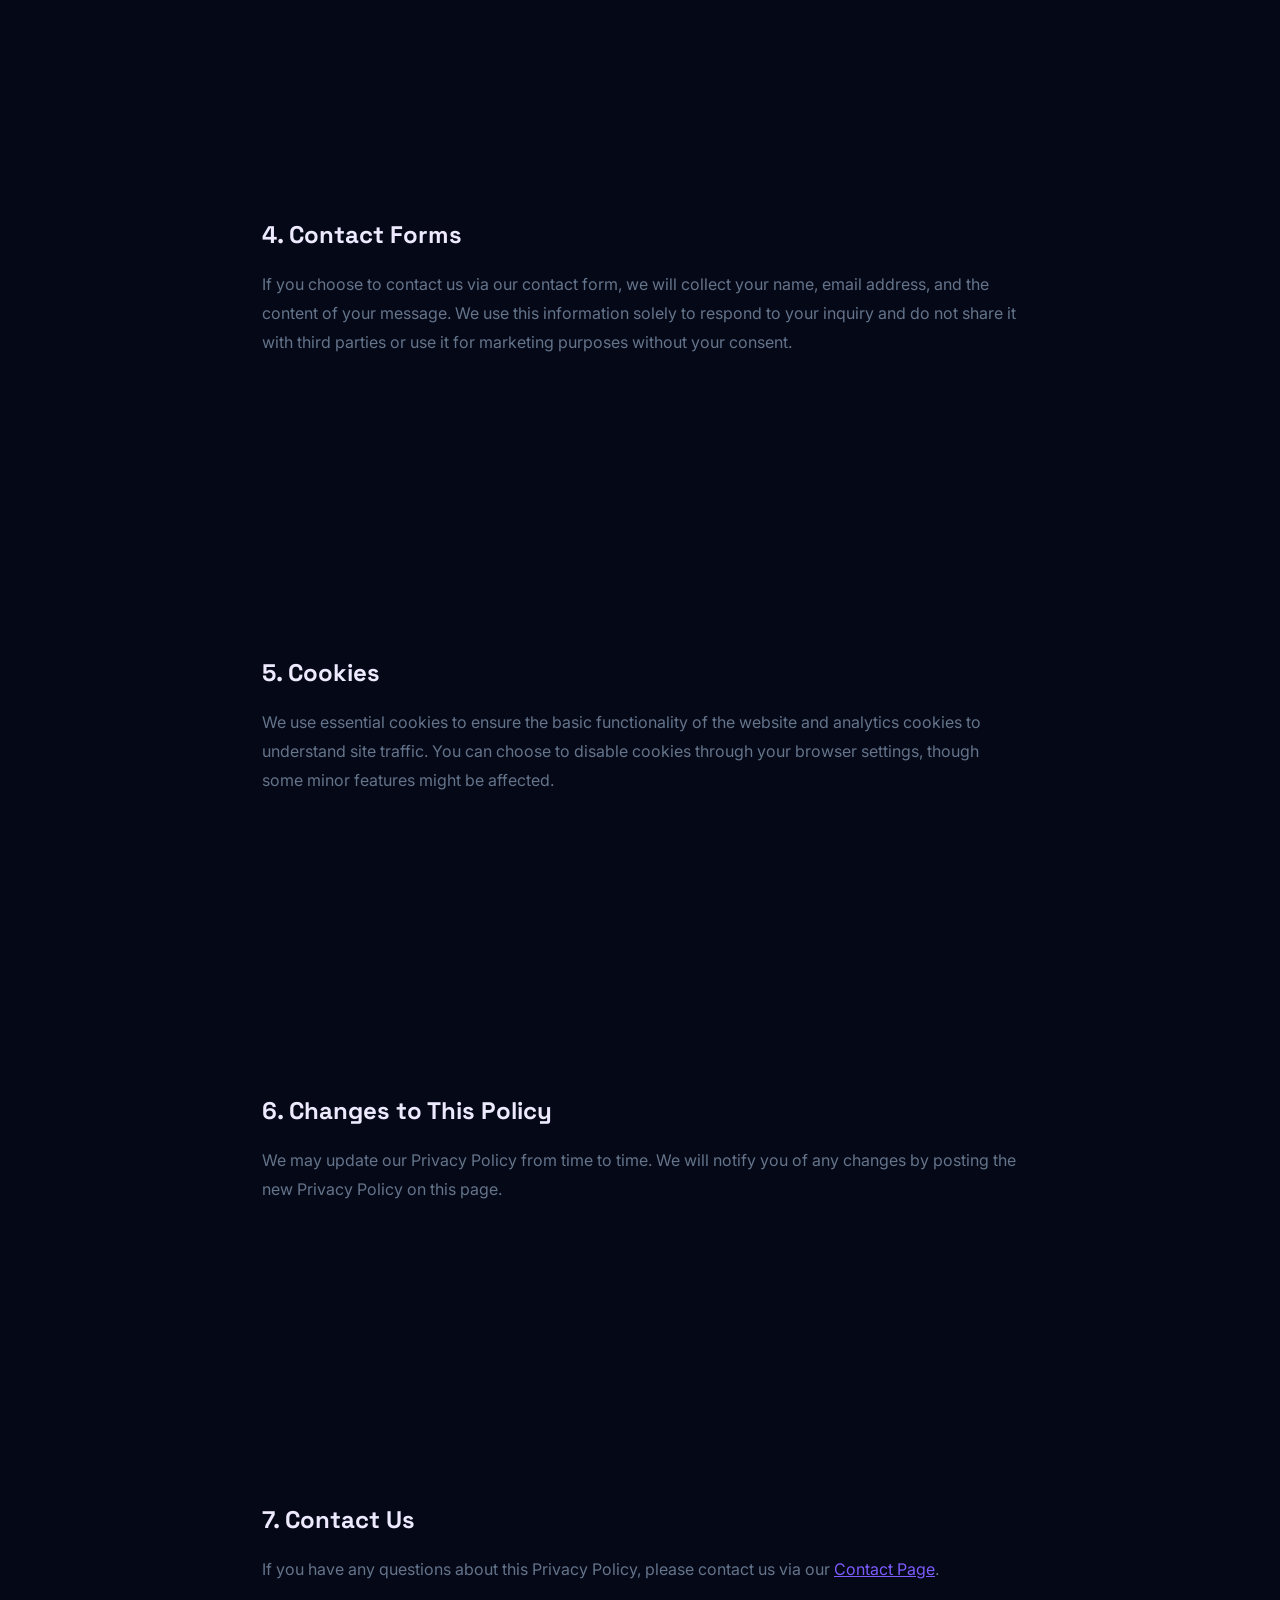
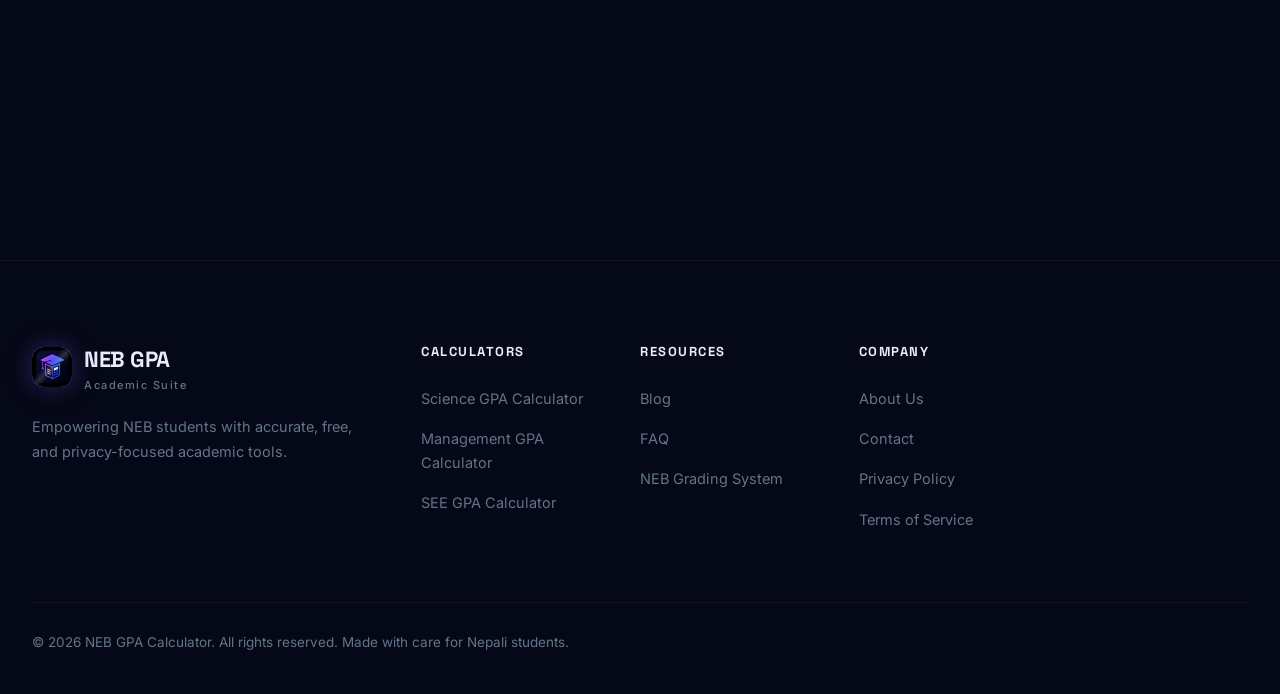
<file: pages/privacy.html>
<!DOCTYPE html>
<html lang="en">
<head>
    <meta charset="UTF-8">
    <meta name="viewport" content="width=device-width, initial-scale=1.0">
    <title>Privacy Policy | NEB GPA Calculator</title>
    <meta name="description" content="Privacy Policy for NEB GPA Calculator. Learn how we protect your data and privacy while using our free GPA calculation tools.">
    <meta name="robots" content="index, follow">
    <link rel="canonical" href="https://neb.amritkc.com.np/pages/privacy.html">
    <!-- Favicon -->
    <link rel="icon" type="image/png" href="../assets/images/neb-gpa-favicon.png">
    <link rel="shortcut icon" type="image/png" href="../assets/images/neb-gpa-favicon.png">
    <link rel="apple-touch-icon" href="../assets/images/neb-gpa-favicon.png">
    <link href="https://fonts.googleapis.com/css2?family=Inter:wght@300;400;500;600;700;800&family=Space+Grotesk:wght@400;500;600;700;800&display=swap" rel="stylesheet">
    <link rel="stylesheet" href="../assets/css/main.css">
    <style>
        .page-content {
            max-width: 860px;
            margin: 0 auto;
            padding: 80px 20px 100px;
        }
        .page-header {
            text-align: center;
            margin-bottom: 60px;
        }
        .page-header h1 {
            font-family: 'Space Grotesk', sans-serif;
            font-size: clamp(2rem, 5vw, 3rem);
            font-weight: 800;
            margin-bottom: 16px;
            color: var(--text-heading);
        }
        .page-header p {
            color: var(--text-muted);
        }
        .content-section {
            margin-bottom: 40px;
        }
        .content-section h2 {
            font-family: 'Space Grotesk', sans-serif;
            font-size: 1.5rem;
            color: var(--text-heading);
            margin-bottom: 16px;
        }
        .content-section p {
            color: var(--text-muted);
            line-height: 1.8;
            margin-bottom: 16px;
        }
    </style>
</head>
<body>
    <div class="ambient-bg">
        <div class="ambient-orb"></div>
        <div class="ambient-orb"></div>
        <div class="ambient-orb"></div>
        <div class="ambient-orb"></div>
    </div>
    <div class="grid-overlay"></div>

    <div class="page-content">
        <nav class="breadcrumb" aria-label="Breadcrumb">
            <a href="/">Home</a>
            <span aria-hidden="true">/</span>
            <span aria-current="page">Privacy Policy</span>
        </nav>

        <header class="page-header">
            <h1>Privacy Policy</h1>
            <p>Last Updated: June 4, 2026</p>
        </header>

        <section class="content-section">
            <h2>1. Introduction</h2>
            <p>Welcome to NEB GPA Calculator. We are committed to protecting your personal information and your right to privacy. This Privacy Policy explains how we collect, use, and protect your data when you use our website.</p>
        </section>

        <section class="content-section">
            <h2>2. Client-Side Processing (Zero Data Collection)</h2>
            <p>Our GPA calculators operate entirely on the client-side (in your web browser). <strong>We do not collect, store, transmit, or save any of the academic data, marks, or grades you input into our calculators.</strong> Once you close your browser tab or reload the page, all entered data is immediately erased.</p>
        </section>

        <section class="content-section">
            <h2>3. Information We Do Collect</h2>
            <p>When you use the website, we may collect anonymous, non-personally identifiable information through standard analytics tools (like Google Analytics). This includes:</p>
            <ul>
                <li style="color:var(--text-muted); margin-bottom:8px;">Browser type and operating system</li>
                <li style="color:var(--text-muted); margin-bottom:8px;">Pages visited and time spent on the site</li>
                <li style="color:var(--text-muted); margin-bottom:8px;">General location (country/city level)</li>
            </ul>
            <p>This information helps us understand how our tools are used and how we can improve them.</p>
        </section>

        <section class="content-section">
            <h2>4. Contact Forms</h2>
            <p>If you choose to contact us via our contact form, we will collect your name, email address, and the content of your message. We use this information solely to respond to your inquiry and do not share it with third parties or use it for marketing purposes without your consent.</p>
        </section>

        <section class="content-section">
            <h2>5. Cookies</h2>
            <p>We use essential cookies to ensure the basic functionality of the website and analytics cookies to understand site traffic. You can choose to disable cookies through your browser settings, though some minor features might be affected.</p>
        </section>

        <section class="content-section">
            <h2>6. Changes to This Policy</h2>
            <p>We may update our Privacy Policy from time to time. We will notify you of any changes by posting the new Privacy Policy on this page.</p>
        </section>
        
        <section class="content-section">
            <h2>7. Contact Us</h2>
            <p>If you have any questions about this Privacy Policy, please contact us via our <a href="./contact.html" style="color:var(--accent);">Contact Page</a>.</p>
        </section>
    </div>

    <!-- Footer -->
    <footer>
        <div class="footer-container">
            <div class="footer-top">
                <div class="footer-brand">
                    <a href="/" class="logo">
                        <div class="logo-icon"><img src="../assets/images/neb-gpa-favicon.png" alt="NEB GPA Calculator Logo" width="40" height="40" loading="lazy"></div>
                        <div>
                            <span class="logo-text">NEB GPA</span>
                            <div class="logo-sub">Academic Suite</div>
                        </div>
                    </a>
                    <p>Empowering NEB students with accurate, free, and privacy-focused academic tools.</p>
                </div>
                <div class="footer-links">
                    <h4>Calculators</h4>
                    <ul>
                        <li><a href="./science.html">Science GPA Calculator</a></li>
                        <li><a href="./management.html">Management GPA Calculator</a></li>
                        <li><a href="./see.html">SEE GPA Calculator</a></li>
                    </ul>
                </div>
                <div class="footer-links">
                    <h4>Resources</h4>
                    <ul>
                        <li><a href="/blog/">Blog</a></li>
                        <li><a href="../index.html#faq">FAQ</a></li>
                        <li><a href="../index.html#grading">NEB Grading System</a></li>
                    </ul>
                </div>
                <div class="footer-links">
                    <h4>Company</h4>
                    <ul>
                        <li><a href="./about.html">About Us</a></li>
                        <li><a href="./contact.html">Contact</a></li>
                        <li><a href="./privacy.html">Privacy Policy</a></li>
                        <li><a href="./terms.html">Terms of Service</a></li>
                    </ul>
                </div>
            </div>
            <div class="footer-bottom">
                <p>&copy; 2026 NEB GPA Calculator. All rights reserved. Made with care for Nepali students.</p>
            </div>
        </div>
    </footer>
    <script src="../assets/js/main.js"></script>
</body>
</html>
</file>
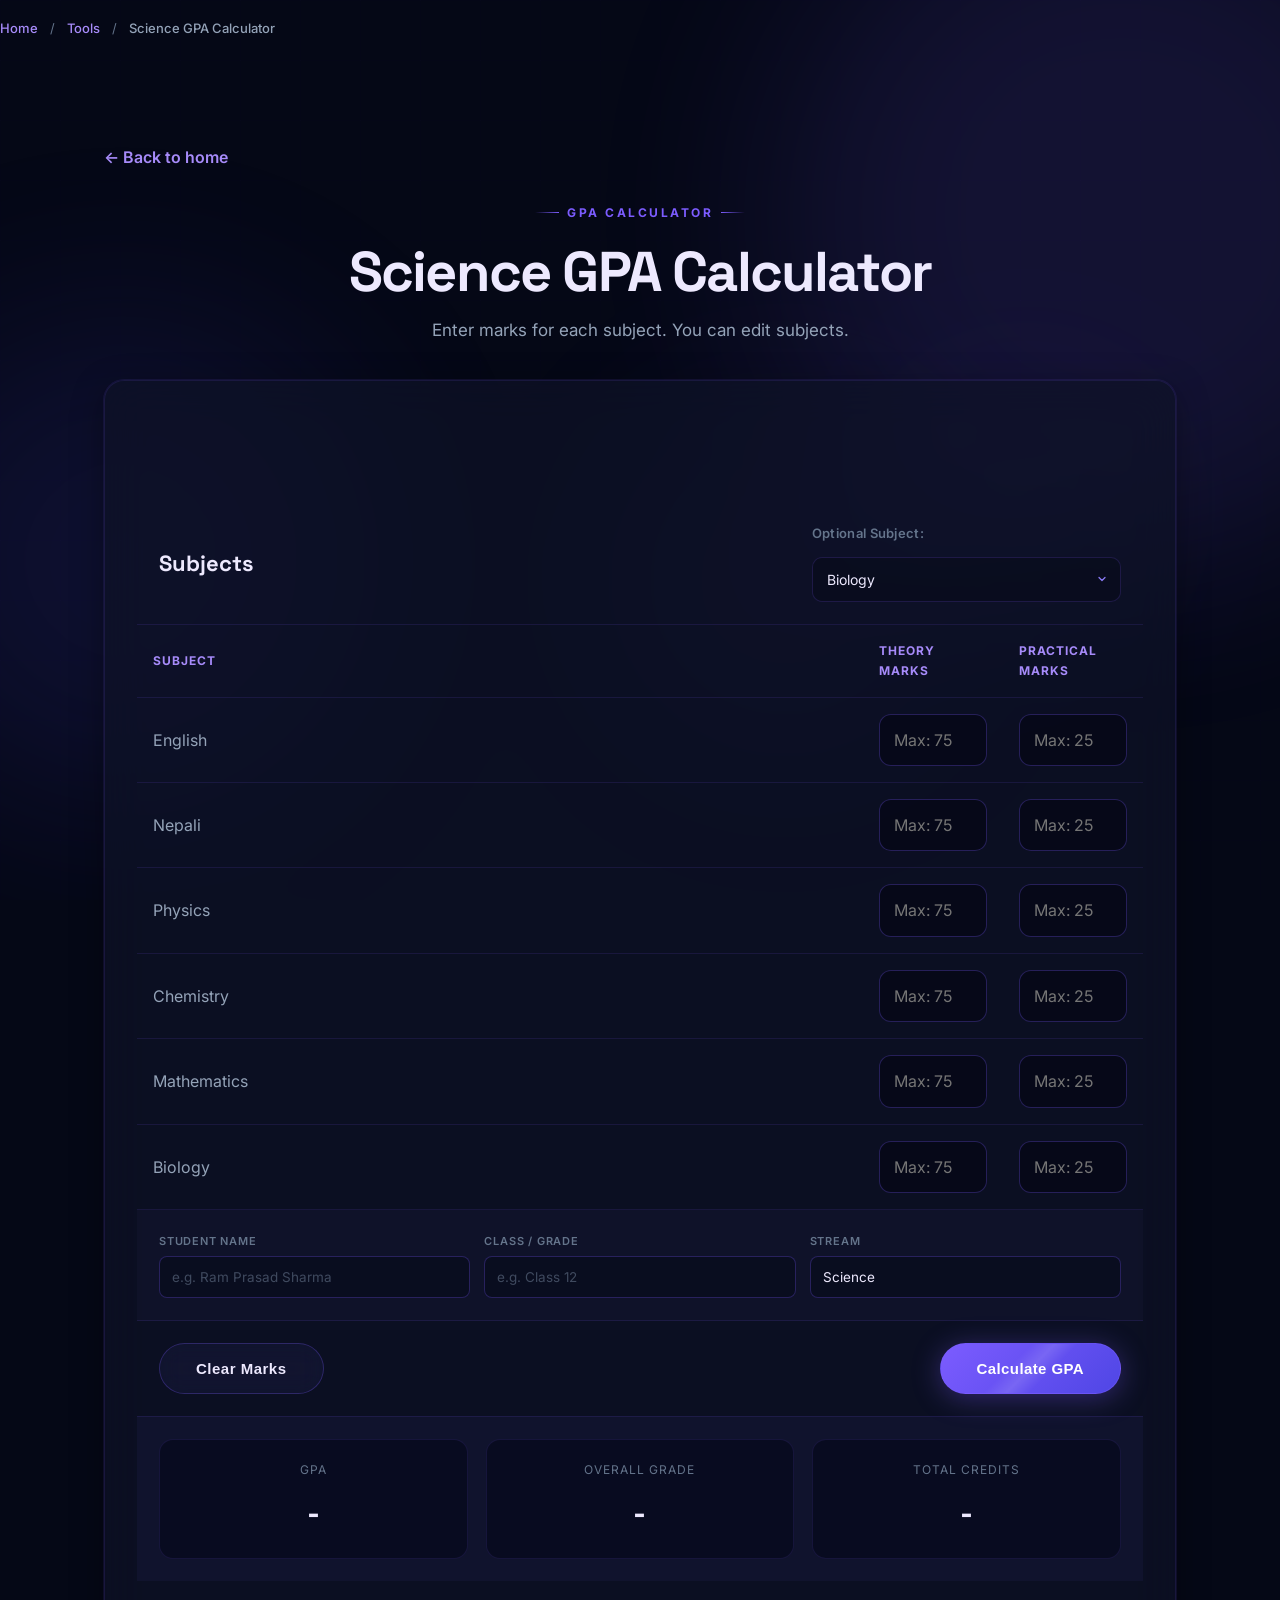
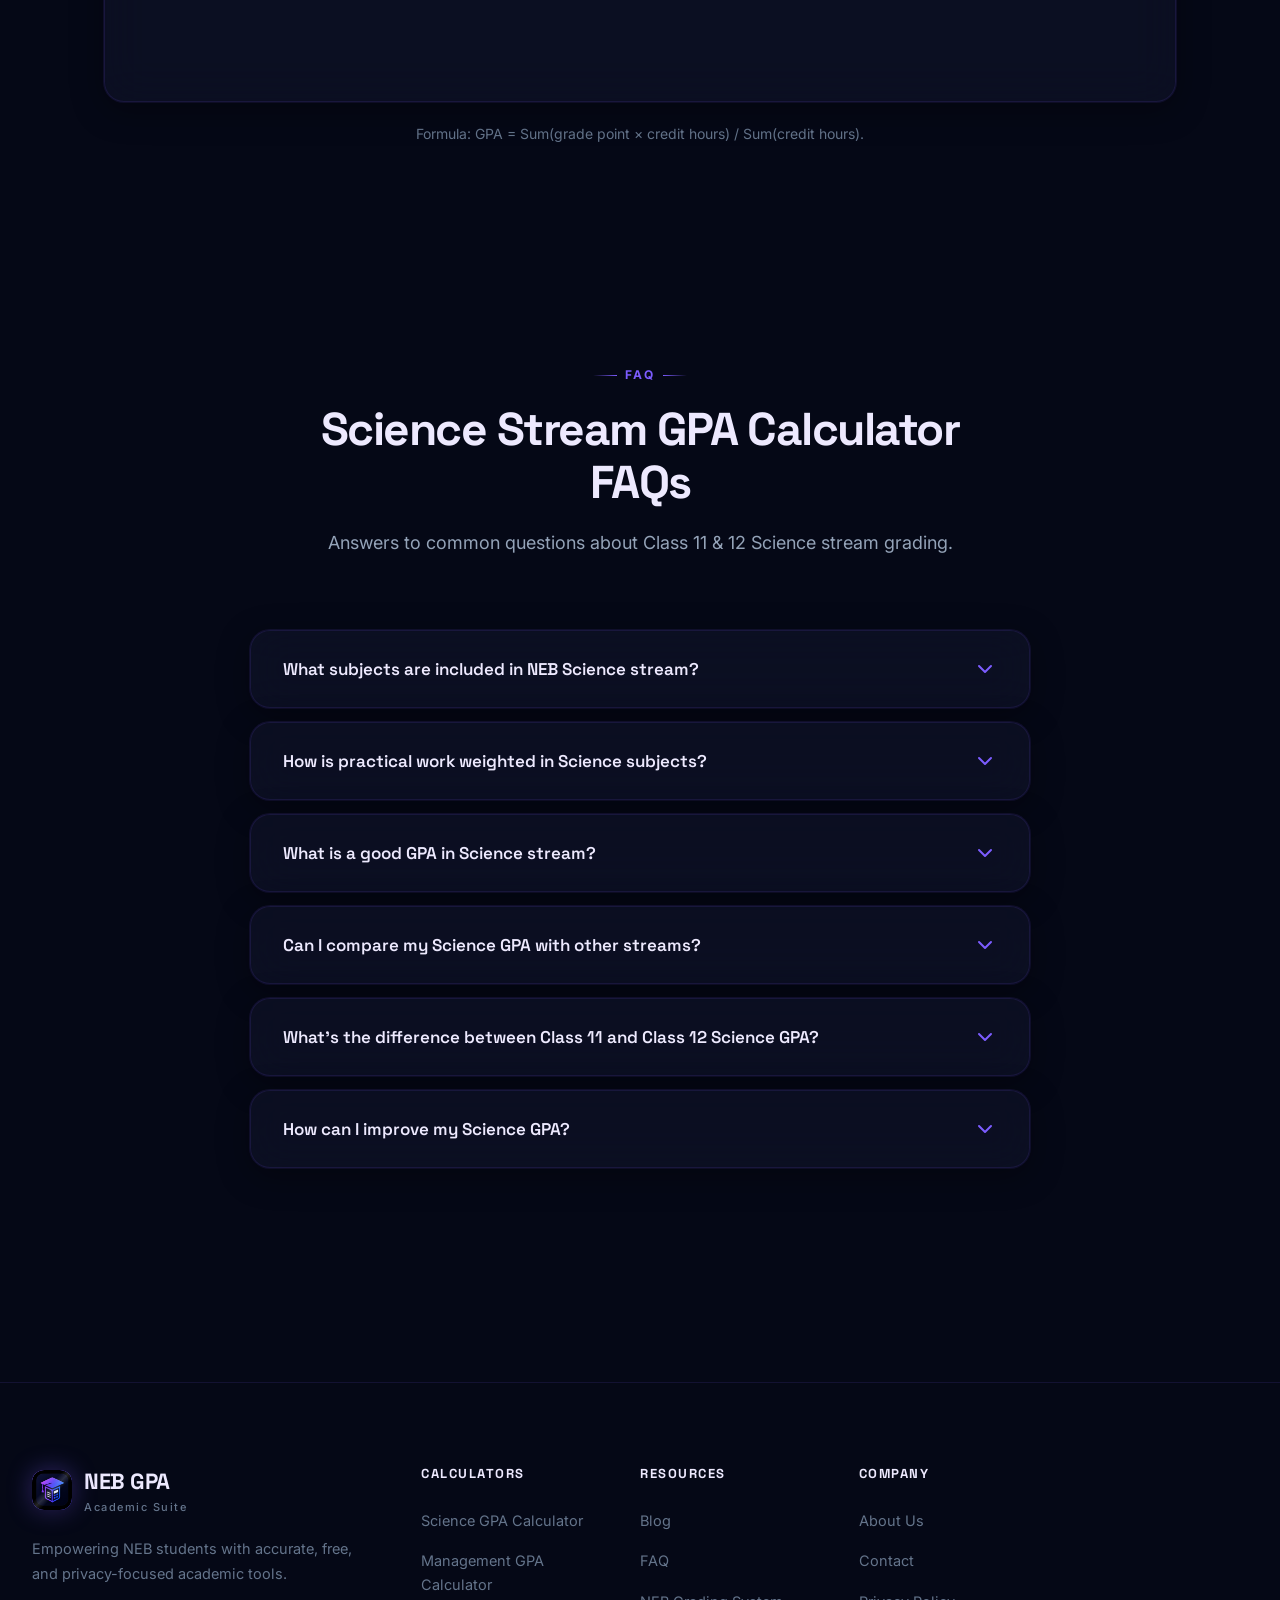
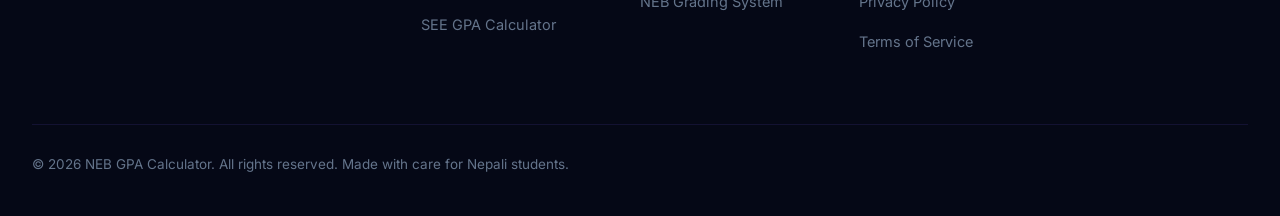
<file: pages/science.html>
<!DOCTYPE html>
<html lang="en">
<head>
    <meta charset="UTF-8">
    <meta name="viewport" content="width=device-width, initial-scale=1.0">
    <title>Science GPA Calculator | NEB Class 11 & 12 Grade Calculator</title>
    <meta name="description" content="Free NEB Science stream GPA calculator. Calculate grades for Physics, Chemistry, Biology, Mathematics with official NEB credit-hour weighting and accurate grading system.">
    <meta name="keywords" content="science GPA calculator, NEB science, class 12 science, physics chemistry biology, Nepal education board, grade point average">
    <meta name="robots" content="index, follow">
    <link rel="canonical" href="https://neb.amritkc.com.np/pages/science.html">
    <!-- Favicon -->
    <link rel="icon" type="image/png" href="../assets/images/neb-gpa-favicon.png">
    <link rel="shortcut icon" type="image/png" href="../assets/images/neb-gpa-favicon.png">
    <link rel="apple-touch-icon" href="../assets/images/neb-gpa-favicon.png">
    
    <!-- Open Graph / Facebook -->
    <meta property="og:type" content="website">
    <meta property="og:url" content="https://neb.amritkc.com.np/pages/science.html">
    <meta property="og:title" content="Science GPA Calculator | NEB Class 11 & 12 Grade Calculator">
    <meta property="og:description" content="Calculate your NEB Science GPA instantly with accurate credit-hour weighting for Physics, Chemistry, Biology, and Mathematics.">
    <meta property="og:image" content="https://neb.amritkc.com.np/assets/images/neb-gpa-favicon.png">
    
    <!-- Twitter -->
    <meta property="twitter:card" content="summary_large_image">
    <meta property="twitter:url" content="https://neb.amritkc.com.np/pages/science.html">
    <meta property="twitter:title" content="Science GPA Calculator | NEB Class 11 & 12 Grade Calculator">
    <meta property="twitter:description" content="Calculate your NEB Science GPA instantly with accurate credit-hour weighting for Physics, Chemistry, Biology, and Mathematics.">
    <meta property="twitter:image" content="https://neb.amritkc.com.np/assets/images/neb-gpa-favicon.png">
    <link href="https://fonts.googleapis.com/css2?family=Inter:wght@300;400;500;600;700;800&family=Space+Grotesk:wght@400;500;600;700;800&display=swap" rel="stylesheet">
    <link rel="stylesheet" href="../assets/css/main.css">
    <link rel="stylesheet" href="../assets/css/calculator.css">
    
    <script type="application/ld+json">
    {
      "@context": "https://schema.org",
      "@type": "BreadcrumbList",
      "itemListElement": [
        {
          "@type": "ListItem",
          "position": 1,
          "name": "Home",
          "item": "https://neb.amritkc.com.np/"
        },
        {
          "@type": "ListItem",
          "position": 2,
          "name": "Tools",
          "item": "https://neb.amritkc.com.np/#tools"
        },
        {
          "@type": "ListItem",
          "position": 3,
          "name": "Science GPA Calculator",
          "item": "https://neb.amritkc.com.np/pages/science.html"
        }
      ]
    }
    </script>
</head>
<body>
    <div class="ambient-bg">
        <div class="ambient-orb"></div>
        <div class="ambient-orb"></div>
        <div class="ambient-orb"></div>
        <div class="ambient-orb"></div>
    </div>
    <div class="grid-overlay"></div>

    <main class="calculator-page" data-calculator="science">
        <div class="calculator-shell">
            <nav class="breadcrumb" aria-label="Breadcrumb">
                <a href="/">Home</a>
                <span aria-hidden="true">/</span>
                <a href="/#tools">Tools</a>
                <span aria-hidden="true">/</span>
                <span aria-current="page">Science GPA Calculator</span>
            </nav>
            <a class="back-link" href="/">← Back to home</a>
            <header class="calculator-header">
                <span class="section-label">GPA Calculator</span>
                <h1><span data-stream-name>Science</span> GPA Calculator</h1>
                <p>Enter marks for each subject. You can edit subjects.</p>
            </header>

            <section class="calculator-card" aria-label="Science GPA calculator">
                <div class="calculator-toolbar">
                    <h2>Subjects</h2>
                    <div class="optional-subject-select">
                        <label for="optional-subject">Optional Subject:</label>
                        <select id="optional-subject" class="subject-dropdown">
                            <option value="biology">Biology</option>
                            <option value="computer">Computer Science</option>
                        </select>
                    </div>
                    
                </div>
                <div class="table-container">
                    <table class="calculator-table science-table">
                        <thead>
                            <tr>
                                <th>Subject</th>
                                <th>Theory Marks</th>
                                <th>Practical Marks</th>
                            </tr>
                        </thead>
                        <tbody data-subjects></tbody>
                    </table>
                </div>
                <!-- Student Info (optional, for marksheet) -->
                <div class="student-info-bar" aria-label="Student information for marksheet">
                    <div>
                        <label for="ms-name">Student Name</label>
                        <input type="text" id="ms-name" placeholder="e.g. Ram Prasad Sharma" autocomplete="name">
                    </div>
                    <div>
                        <label for="ms-grade">Class / Grade</label>
                        <input type="text" id="ms-grade" placeholder="e.g. Class 12">
                    </div>
                    <div>
                        <label for="ms-stream">Stream</label>
                        <input type="text" id="ms-stream" value="Science" placeholder="Science">
                    </div>
                </div>
                <div class="calculator-actions">
                    <button type="button" class="btn-secondary" data-reset>Clear Marks</button>
                    <button type="button" class="btn-primary" data-calculate>Calculate GPA</button>
                </div>
                <div class="calculator-result">
                    <div class="result-box">
                        <div class="result-label">GPA</div>
                        <div class="result-value" data-result-gpa>-</div>
                    </div>
                    <div class="result-box">
                        <div class="result-label">Overall Grade</div>
                        <div class="result-value" data-result-grade>-</div>
                    </div>
                    <div class="result-box">
                        <div class="result-label">Total Credits</div>
                        <div class="result-value" data-result-credits>-</div>
                    </div>
                </div>
            </section>
            <p class="calculator-note">Formula: GPA = Sum(grade point × credit hours) / Sum(credit hours).</p>
            <!-- Marksheet rendered here by marksheet.js -->
            <div class="marksheet-section" aria-live="polite" aria-label="Your result marksheet"></div>

            <!-- FAQ Section for Science GPA Calculator -->
            <section id="faq" style="margin-top: 60px;">
                <div class="section-container">
                    <div class="section-header fade-up">
                        <span class="section-label">FAQ</span>
                        <h2>Science Stream GPA Calculator FAQs</h2>
                        <p>Answers to common questions about Class 11 & 12 Science stream grading.</p>
                    </div>
                    <div class="faq-container">
                        <div class="faq-item fade-up">
                            <button class="faq-question" onclick="toggleFaq(this)">
                                What subjects are included in NEB Science stream?
                                <svg xmlns="http://www.w3.org/2000/svg" width="20" height="20" viewBox="0 0 24 24" fill="none" stroke="currentColor" stroke-width="2" stroke-linecap="round" stroke-linejoin="round" class="faq-icon"><path d="m6 9 6 6 6-6"/></svg>
                            </button>
                            <div class="faq-answer">
                                <p>NEB Science stream includes: <strong>Physics, Chemistry, Biology, Mathematics</strong> (compulsory), plus optional subjects like Computer Science, Optional Mathematics, or additional sciences. Each subject has different credit hours and theory-practical weightings. Use this calculator to input all your subjects for accurate GPA.</p>
                            </div>
                        </div>
                        <div class="faq-item fade-up">
                            <button class="faq-question" onclick="toggleFaq(this)">
                                How is practical work weighted in Science subjects?
                                <svg xmlns="http://www.w3.org/2000/svg" width="20" height="20" viewBox="0 0 24 24" fill="none" stroke="currentColor" stroke-width="2" stroke-linecap="round" stroke-linejoin="round" class="faq-icon"><path d="m6 9 6 6 6-6"/></svg>
                            </button>
                            <div class="faq-answer">
                                <p>In Science, practical work is weighted by subject: <strong>Physics & Chemistry (50% theory / 50% practical)</strong>, <strong>Biology (40% theory / 60% practical)</strong>, and <strong>Mathematics (100% theory)</strong>. This calculator automatically applies the correct weighting for each subject based on NEB standards.</p>
                            </div>
                        </div>
                        <div class="faq-item fade-up">
                            <button class="faq-question" onclick="toggleFaq(this)">
                                What is a good GPA in Science stream?
                                <svg xmlns="http://www.w3.org/2000/svg" width="20" height="20" viewBox="0 0 24 24" fill="none" stroke="currentColor" stroke-width="2" stroke-linecap="round" stroke-linejoin="round" class="faq-icon"><path d="m6 9 6 6 6-6"/></svg>
                            </button>
                            <div class="faq-answer">
                                <p>A <strong>3.6+ GPA is considered excellent</strong> in Science stream and is competitive for university admissions and scholarships. A 3.2+ is considered good, while 2.8-3.2 is average. For medical and engineering entrance exams, 3.6+ is typically preferred. Check specific university requirements for admission cutoffs.</p>
                            </div>
                        </div>
                        <div class="faq-item fade-up">
                            <button class="faq-question" onclick="toggleFaq(this)">
                                Can I compare my Science GPA with other streams?
                                <svg xmlns="http://www.w3.org/2000/svg" width="20" height="20" viewBox="0 0 24 24" fill="none" stroke="currentColor" stroke-width="2" stroke-linecap="round" stroke-linejoin="round" class="faq-icon"><path d="m6 9 6 6 6-6"/></svg>
                            </button>
                            <div class="faq-answer">
                                <p>Yes. All NEB streams use the same 4.0 GPA scale, so GPAs are directly comparable across streams. However, subject combinations differ by stream. Science focuses on sciences and maths, while <a href="./management.html">Management</a> includes business subjects. The grading scale and difficulty vary, so context matters for fair comparison.</p>
                            </div>
                        </div>
                        <div class="faq-item fade-up">
                            <button class="faq-question" onclick="toggleFaq(this)">
                                What's the difference between Class 11 and Class 12 Science GPA?
                                <svg xmlns="http://www.w3.org/2000/svg" width="20" height="20" viewBox="0 0 24 24" fill="none" stroke="currentColor" stroke-width="2" stroke-linecap="round" stroke-linejoin="round" class="faq-icon"><path d="m6 9 6 6 6-6"/></svg>
                            </button>
                            <div class="faq-answer">
                                <p>Class 11 and Class 12 Science use the same subject structure and GPA calculation method. The main difference is curriculum depth and exam difficulty—Class 12 builds on Class 11 concepts. This calculator works for both levels. If you want to track both, calculate each year separately for year-wise comparison.</p>
                            </div>
                        </div>
                        <div class="faq-item fade-up">
                            <button class="faq-question" onclick="toggleFaq(this)">
                                How can I improve my Science GPA?
                                <svg xmlns="http://www.w3.org/2000/svg" width="20" height="20" viewBox="0 0 24 24" fill="none" stroke="currentColor" stroke-width="2" stroke-linecap="round" stroke-linejoin="round" class="faq-icon"><path d="m6 9 6 6 6-6"/></svg>
                            </button>
                            <div class="faq-answer">
                                <p>Focus on weak subjects first—improving one subject grade significantly impacts overall GPA due to credit-hour weighting. Practical exams in Physics, Chemistry, and Biology are often easier to improve than theory. Use this calculator to identify which subject improvements will have the most impact on your final GPA.</p>
                            </div>
                        </div>
                    </div>
                </div>
            </section>
        </div>
    </main>

    <!-- Footer -->
    <footer>
        <div class="footer-container">
            <div class="footer-top">
                <div class="footer-brand">
                    <a href="../index.html" class="logo">
                        <div class="logo-icon"><img src="../assets/images/neb-gpa-favicon.png" alt="NEB GPA Calculator Logo" width="40" height="40" loading="lazy"></div>
                        <div>
                            <span class="logo-text">NEB GPA</span>
                            <div class="logo-sub">Academic Suite</div>
                        </div>
                    </a>
                    <p>Empowering NEB students with accurate, free, and privacy-focused academic tools.</p>
                </div>
                <div class="footer-links">
                    <h4>Calculators</h4>
                    <ul>
                        <li><a href="./science.html">Science GPA Calculator</a></li>
                        <li><a href="./management.html">Management GPA Calculator</a></li>
                        <li><a href="./see.html">SEE GPA Calculator</a></li>
                    </ul>
                </div>
                <div class="footer-links">
                    <h4>Resources</h4>
                    <ul>
                        <li><a href="/blog/">Blog</a></li>
                        <li><a href="../index.html#faq">FAQ</a></li>
                        <li><a href="../index.html#grading">NEB Grading System</a></li>
                    </ul>
                </div>
                <div class="footer-links">
                    <h4>Company</h4>
                    <ul>
                        <li><a href="./about.html">About Us</a></li>
                        <li><a href="./contact.html">Contact</a></li>
                        <li><a href="./privacy.html">Privacy Policy</a></li>
                        <li><a href="./terms.html">Terms of Service</a></li>
                    </ul>
                </div>
            </div>
            <div class="footer-bottom">
                <p>&copy; 2026 NEB GPA Calculator. All rights reserved. Made with care for Nepali students.</p>
            </div>
        </div>
    </footer>

    <script src="../assets/js/calculator.js"></script>
    <script src="../assets/js/main.js"></script>
    <script src="../assets/js/marksheet.js"></script>
</body>
</html>
</file>
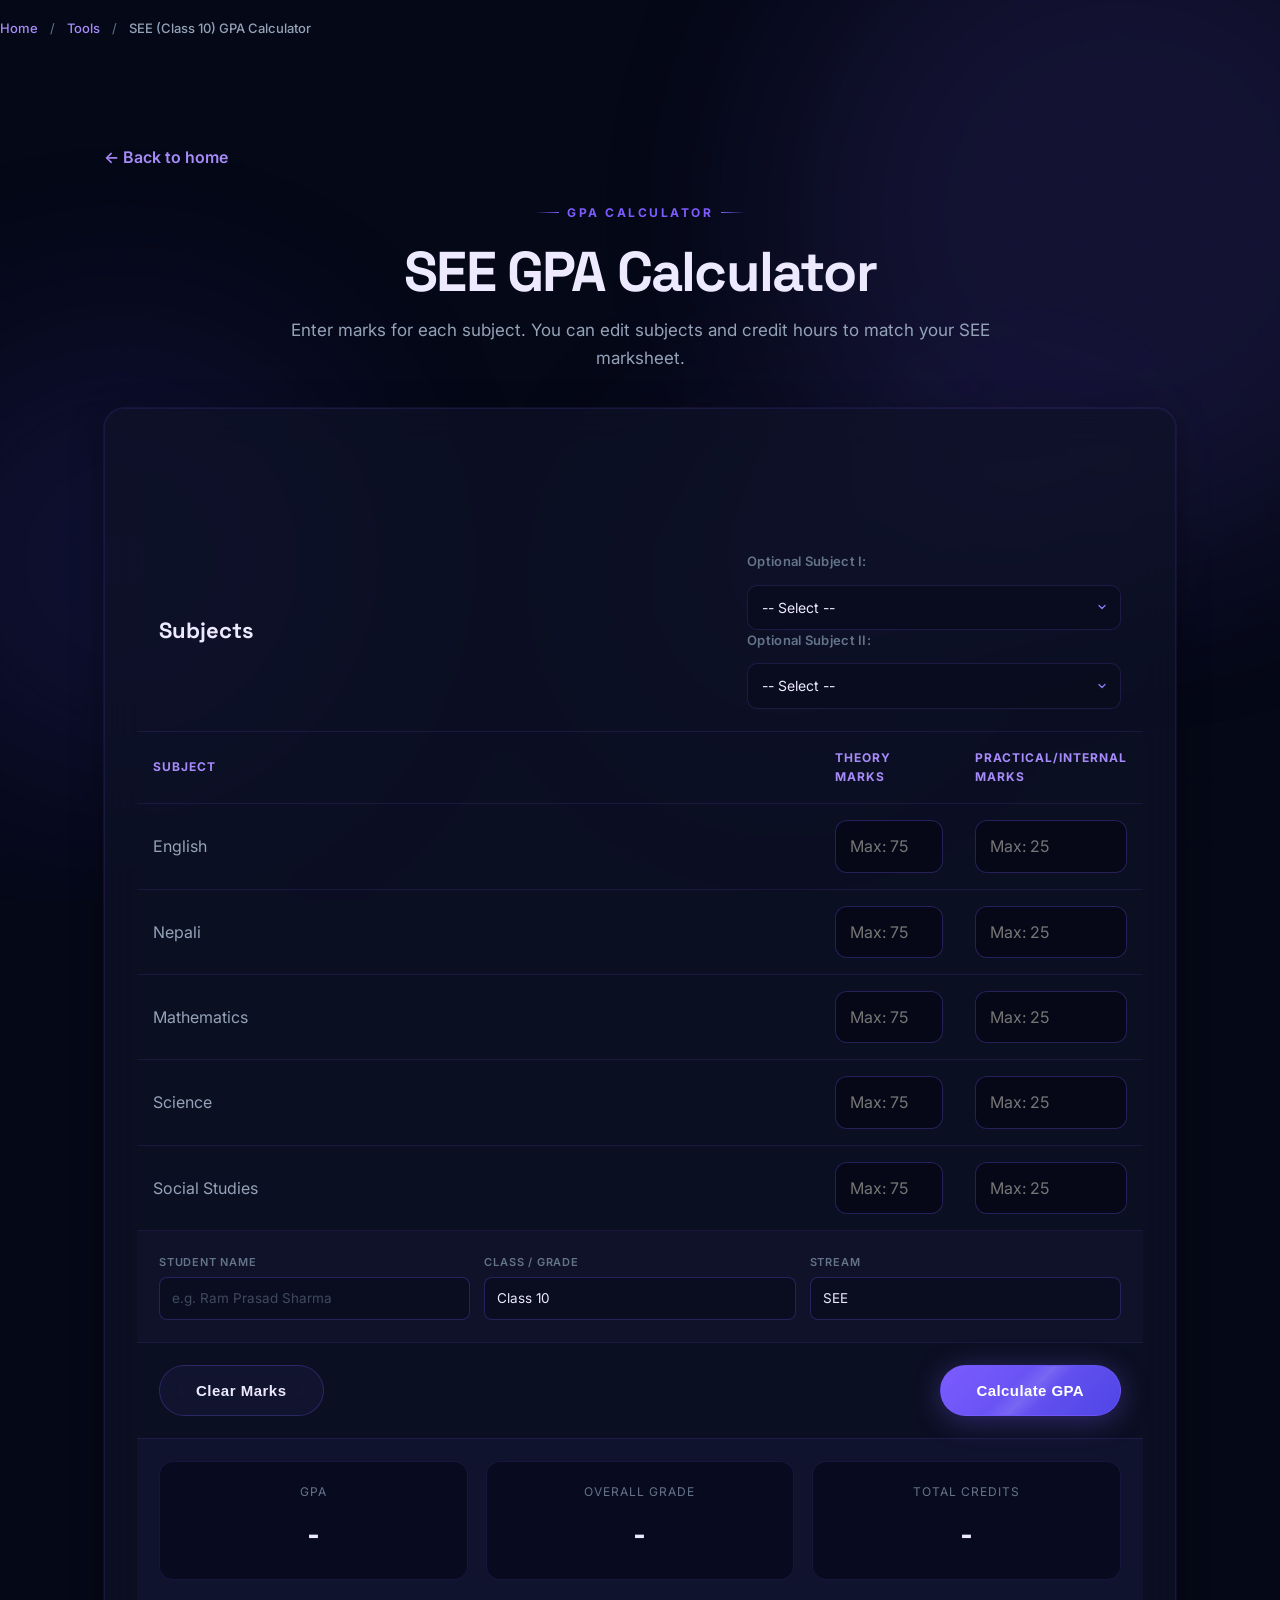
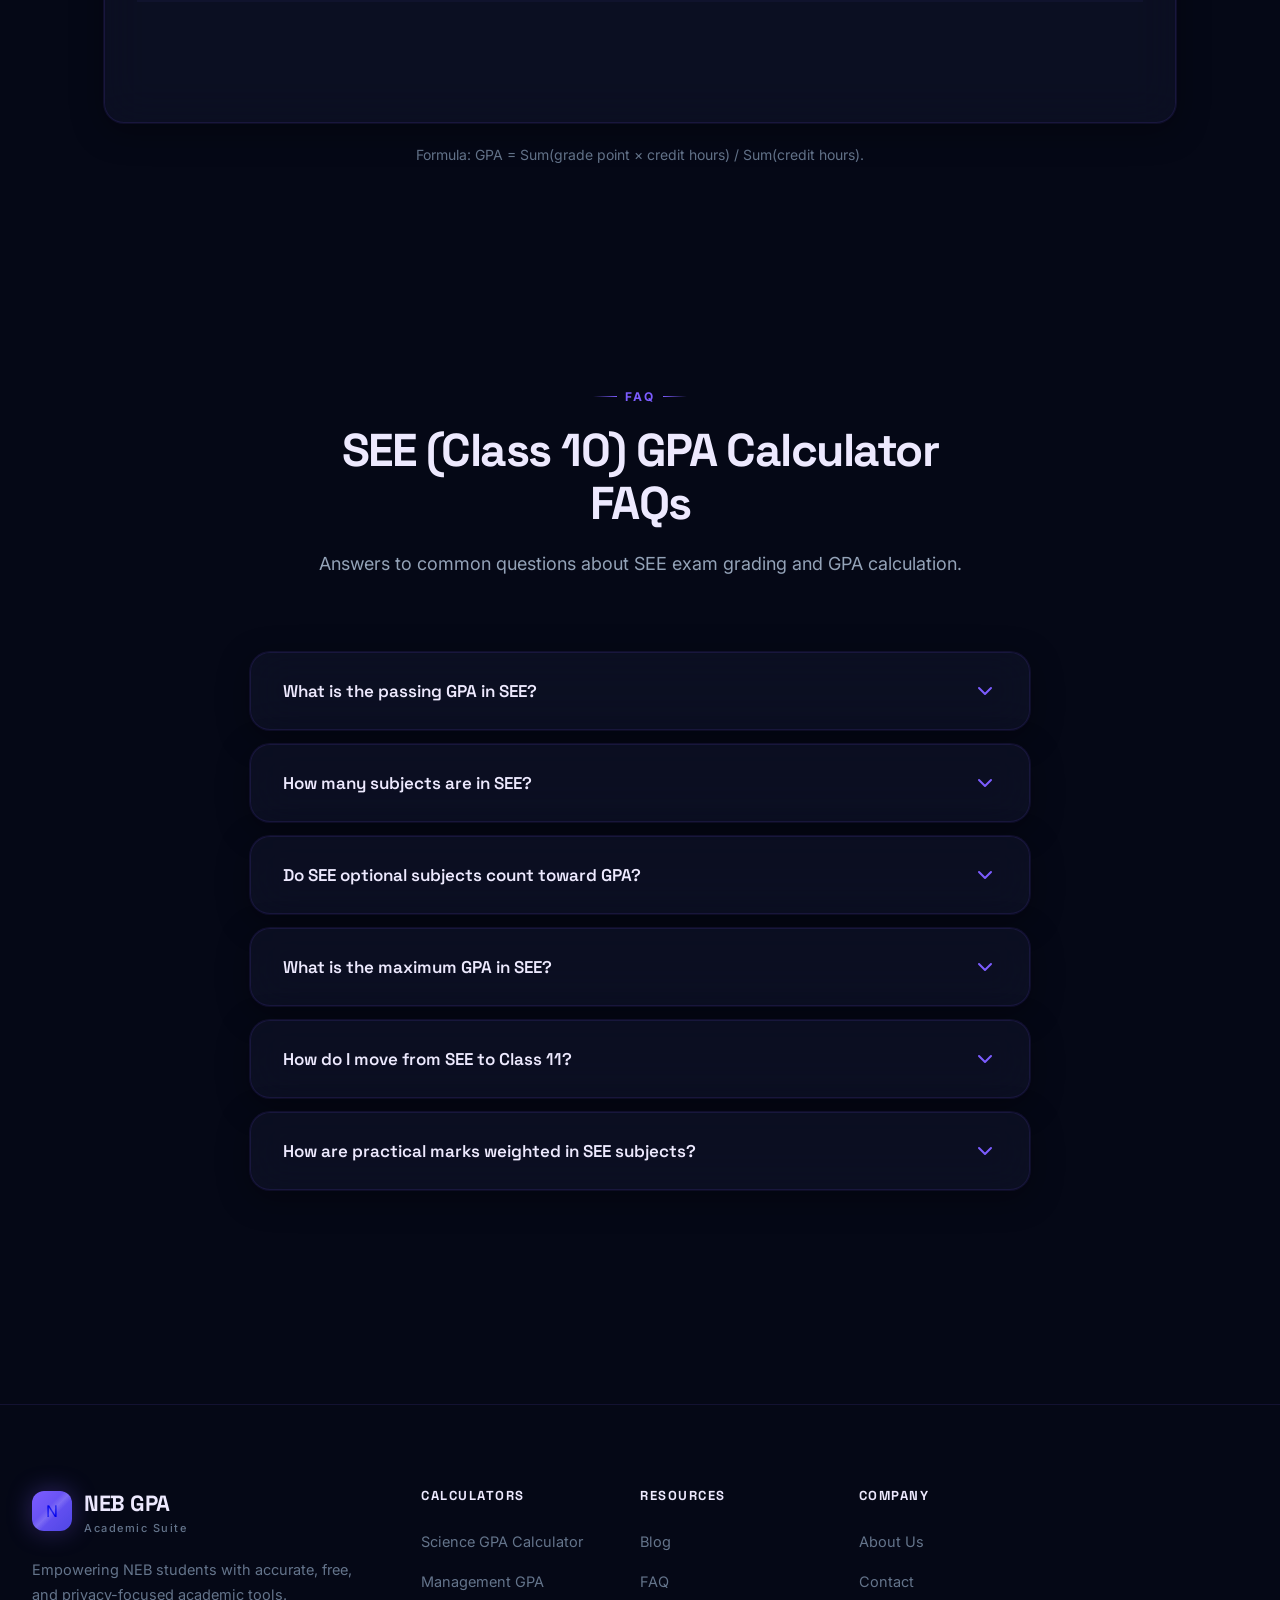
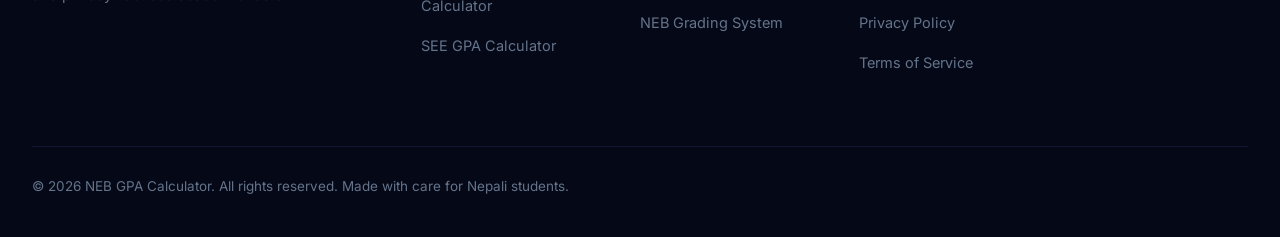
<file: pages/see.html>
<!DOCTYPE html>
<html lang="en">
<head>
    <meta charset="UTF-8">
    <meta name="viewport" content="width=device-width, initial-scale=1.0">
    <title>SEE (Class 10) GPA Calculator | Accurate NEB Grade Calculator</title>
    <meta name="description" content="Free SEE (Grade 10) GPA calculator with official NEB grading system. Calculate cumulative GPA with accurate credit-hour weighting for all compulsory and optional subjects.">
    <meta name="keywords" content="SEE GPA calculator, class 10 GPA, NEB calculator, secondary education examination, Nepal grade point average">
    <meta name="robots" content="index, follow">
    <link rel="canonical" href="https://neb.amritkc.com.np/pages/see.html">
    
    <!-- Open Graph / Facebook -->
    <meta property="og:type" content="website">
    <meta property="og:url" content="https://neb.amritkc.com.np/pages/see.html">
    <meta property="og:title" content="SEE (Class 10) GPA Calculator | Accurate NEB Grade Calculator">
    <meta property="og:description" content="Calculate your SEE GPA instantly with official NEB grading system. Accurate credit-hour weighting for theory and practical marks.">
    <meta property="og:image" content="https://neb.amritkc.com.np/assets/images/neb-gpa-favicon.png">
    
    <!-- Twitter -->
    <meta property="twitter:card" content="summary_large_image">
    <meta property="twitter:url" content="https://neb.amritkc.com.np/pages/see.html">
    <meta property="twitter:title" content="SEE (Class 10) GPA Calculator | Accurate NEB Grade Calculator">
    <meta property="twitter:description" content="Calculate your SEE GPA instantly with official NEB grading system. Accurate credit-hour weighting for theory and practical marks.">
    <meta property="twitter:image" content="https://neb.amritkc.com.np/assets/images/neb-gpa-favicon.png">
    <link href="https://fonts.googleapis.com/css2?family=Inter:wght@300;400;500;600;700;800&family=Space+Grotesk:wght@400;500;600;700;800&display=swap" rel="stylesheet">
    <link rel="stylesheet" href="../assets/css/main.css">
    <link rel="stylesheet" href="../assets/css/calculator.css">
    
    <script type="application/ld+json">
    {
      "@context": "https://schema.org",
      "@type": "BreadcrumbList",
      "itemListElement": [
        {
          "@type": "ListItem",
          "position": 1,
          "name": "Home",
          "item": "https://neb.amritkc.com.np/"
        },
        {
          "@type": "ListItem",
          "position": 2,
          "name": "Tools",
          "item": "https://neb.amritkc.com.np/#tools"
        },
        {
          "@type": "ListItem",
          "position": 3,
          "name": "SEE (Class 10) GPA Calculator",
          "item": "https://neb.amritkc.com.np/pages/see.html"
        }
      ]
    }
    </script>
</head>
<body>
    <div class="ambient-bg">
        <div class="ambient-orb"></div>
        <div class="ambient-orb"></div>
        <div class="ambient-orb"></div>
        <div class="ambient-orb"></div>
    </div>
    <div class="grid-overlay"></div>

    <main class="calculator-page" data-calculator="see">
        <div class="calculator-shell">
            <nav class="breadcrumb" aria-label="Breadcrumb">
                <a href="/">Home</a>
                <span aria-hidden="true">/</span>
                <a href="/#tools">Tools</a>
                <span aria-hidden="true">/</span>
                <span aria-current="page">SEE (Class 10) GPA Calculator</span>
            </nav>
            <a class="back-link" href="/">← Back to home</a>
            <header class="calculator-header">
                <span class="section-label">GPA Calculator</span>
                <h1><span data-stream-name>SEE</span> GPA Calculator</h1>
                <p>Enter marks for each subject. You can edit subjects and credit hours to match your SEE marksheet.</p>
            </header>

            <section class="calculator-card" aria-label="SEE GPA calculator">
                <div class="calculator-toolbar">
                    <h2>Subjects</h2>
                    <div class="see-optional-selects">
                        <div class="optional-subject-select">
                            <label for="see-optional-1">Optional Subject I:</label>
                            <select id="see-optional-1" class="subject-dropdown">
                                <option value="" disabled selected>-- Select --</option>
                                <option value="optional_math">Optional Math (75/25)</option>
                                <option value="accountancy">Accountancy (75/25)</option>
                                <option value="computer">Computer Science (50/50)</option>
                                <option value="agriculture">Agriculture (50/50)</option>
                            </select>
                        </div>
                        <div class="optional-subject-select">
                            <label for="see-optional-2">Optional Subject II:</label>
                            <select id="see-optional-2" class="subject-dropdown">
                                <option value="" disabled selected>-- Select --</option>
                                <option value="optional_math">Optional Math (75/25)</option>
                                <option value="accountancy">Accountancy (75/25)</option>
                                <option value="computer">Computer Science (50/50)</option>
                                <option value="agriculture">Agriculture (50/50)</option>
                            </select>
                        </div>
                    </div>
                </div>
                <div class="table-container">
                    <table class="calculator-table science-table">
                        <thead>
                            <tr>
                                <th>Subject</th>
                                <th>Theory Marks</th>
                                <th>Practical/Internal Marks</th>
                            </tr>
                        </thead>
                        <tbody data-subjects></tbody>
                    </table>
                </div>
                <div class="student-info-bar" aria-label="Student information for marksheet">
                    <div>
                        <label for="ms-name">Student Name</label>
                        <input type="text" id="ms-name" placeholder="e.g. Ram Prasad Sharma" autocomplete="name">
                    </div>
                    <div>
                        <label for="ms-grade">Class / Grade</label>
                        <input type="text" id="ms-grade" value="Class 10" placeholder="e.g. Class 10">
                    </div>
                    <div>
                        <label for="ms-stream">Stream</label>
                        <input type="text" id="ms-stream" value="SEE" placeholder="SEE">
                    </div>
                </div>
                <div class="calculator-actions">
                    <button type="button" class="btn-secondary" data-reset>Clear Marks</button>
                    <button type="button" class="btn-primary" data-calculate>Calculate GPA</button>
                </div>
                <div class="calculator-result">
                    <div class="result-box">
                        <div class="result-label">GPA</div>
                        <div class="result-value" data-result-gpa>-</div>
                    </div>
                    <div class="result-box">
                        <div class="result-label">Overall Grade</div>
                        <div class="result-value" data-result-grade>-</div>
                    </div>
                    <div class="result-box">
                        <div class="result-label">Total Credits</div>
                        <div class="result-value" data-result-credits>-</div>
                    </div>
                </div>
            </section>
            <p class="calculator-note">Formula: GPA = Sum(grade point × credit hours) / Sum(credit hours).</p>
            <!-- Marksheet rendered here by marksheet.js -->
            <div class="marksheet-section" aria-live="polite" aria-label="Your result marksheet"></div>

            <!-- FAQ Section for SEE GPA Calculator -->
            <section id="faq" style="margin-top: 60px;">
                <div class="section-container">
                    <div class="section-header fade-up">
                        <span class="section-label">FAQ</span>
                        <h2>SEE (Class 10) GPA Calculator FAQs</h2>
                        <p>Answers to common questions about SEE exam grading and GPA calculation.</p>
                    </div>
                    <div class="faq-container">
                        <div class="faq-item fade-up">
                            <button class="faq-question" onclick="toggleFaq(this)">
                                What is the passing GPA in SEE?
                                <svg xmlns="http://www.w3.org/2000/svg" width="20" height="20" viewBox="0 0 24 24" fill="none" stroke="currentColor" stroke-width="2" stroke-linecap="round" stroke-linejoin="round" class="faq-icon"><path d="m6 9 6 6 6-6"/></svg>
                            </button>
                            <div class="faq-answer">
                                <p>In SEE (Class 10), the minimum passing grade is <strong>D (1.6 GPA)</strong>, which corresponds to 35-39% marks. Each subject must individually meet this threshold to pass. If any subject receives NG (Not Graded) status (below 35%), you cannot pass the SEE exam overall.</p>
                            </div>
                        </div>
                        <div class="faq-item fade-up">
                            <button class="faq-question" onclick="toggleFaq(this)">
                                How many subjects are in SEE?
                                <svg xmlns="http://www.w3.org/2000/svg" width="20" height="20" viewBox="0 0 24 24" fill="none" stroke="currentColor" stroke-width="2" stroke-linecap="round" stroke-linejoin="round" class="faq-icon"><path d="m6 9 6 6 6-6"/></svg>
                            </button>
                            <div class="faq-answer">
                                <p>SEE has <strong>8 compulsory subjects</strong>: Nepali, English, Mathematics, Science, Social Studies, Health and Physical Education, Optional (varies), and Practical Science. Students can select additional optional subjects depending on their school's offerings. Each subject typically carries 4.0 credit hours.</p>
                            </div>
                        </div>
                        <div class="faq-item fade-up">
                            <button class="faq-question" onclick="toggleFaq(this)">
                                Do SEE optional subjects count toward GPA?
                                <svg xmlns="http://www.w3.org/2000/svg" width="20" height="20" viewBox="0 0 24 24" fill="none" stroke="currentColor" stroke-width="2" stroke-linecap="round" stroke-linejoin="round" class="faq-icon"><path d="m6 9 6 6 6-6"/></svg>
                            </button>
                            <div class="faq-answer">
                                <p>Yes. Optional subjects count fully toward your SEE GPA calculation. They have the same weight (4.0 credit hours) and grade scale as compulsory subjects. Your final GPA is the average of all subjects you appear in, whether compulsory or optional.</p>
                            </div>
                        </div>
                        <div class="faq-item fade-up">
                            <button class="faq-question" onclick="toggleFaq(this)">
                                What is the maximum GPA in SEE?
                                <svg xmlns="http://www.w3.org/2000/svg" width="20" height="20" viewBox="0 0 24 24" fill="none" stroke="currentColor" stroke-width="2" stroke-linecap="round" stroke-linejoin="round" class="faq-icon"><path d="m6 9 6 6 6-6"/></svg>
                            </button>
                            <div class="faq-answer">
                                <p>The maximum GPA in SEE is <strong>4.0</strong>, achieved when you score A (80-100%) in all subjects. This represents the highest possible achievement. Most universities consider a 3.6+ GPA in SEE as excellent for competitive scholarships and admissions.</p>
                            </div>
                        </div>
                        <div class="faq-item fade-up">
                            <button class="faq-question" onclick="toggleFaq(this)">
                                How do I move from SEE to Class 11?
                                <svg xmlns="http://www.w3.org/2000/svg" width="20" height="20" viewBox="0 0 24 24" fill="none" stroke="currentColor" stroke-width="2" stroke-linecap="round" stroke-linejoin="round" class="faq-icon"><path d="m6 9 6 6 6-6"/></svg>
                            </button>
                            <div class="faq-answer">
                                <p>After passing SEE with no NG subjects, you advance to Class 11. In Class 11, you choose a stream: <a href="../pages/science.html">Science</a>, <a href="../pages/management.html">Management</a>, Humanities, or Education. Each stream has different subject combinations and GPA calculation methods. Use our <a href="../pages/science.html">Science Calculator</a> or <a href="../pages/management.html">Management Calculator</a> for Class 11 GPA.</p>
                            </div>
                        </div>
                        <div class="faq-item fade-up">
                            <button class="faq-question" onclick="toggleFaq(this)">
                                How are practical marks weighted in SEE subjects?
                                <svg xmlns="http://www.w3.org/2000/svg" width="20" height="20" viewBox="0 0 24 24" fill="none" stroke="currentColor" stroke-width="2" stroke-linecap="round" stroke-linejoin="round" class="faq-icon"><path d="m6 9 6 6 6-6"/></svg>
                            </button>
                            <div class="faq-answer">
                                <p>In SEE, practical marks are weighted based on subject type. Science subjects have theory and practical exams (75% theory + 25% practical), while subjects like Nepali and English are theory-based. This calculator automatically accounts for these weightings. Your final subject grade combines both theory and practical performance.</p>
                            </div>
                        </div>
                    </div>
                </div>
            </section>
        </div>
    </main>

    <!-- Footer -->
    <footer>
        <div class="footer-container">
            <div class="footer-top">
                <div class="footer-brand">
                    <a href="../index.html" class="logo">
                        <div class="logo-icon">N</div>
                        <div>
                            <span class="logo-text">NEB GPA</span>
                            <div class="logo-sub">Academic Suite</div>
                        </div>
                    </a>
                    <p>Empowering NEB students with accurate, free, and privacy-focused academic tools.</p>
                </div>
                <div class="footer-links">
                    <h4>Calculators</h4>
                    <ul>
                        <li><a href="./science.html">Science GPA Calculator</a></li>
                        <li><a href="./management.html">Management GPA Calculator</a></li>
                        <li><a href="./see.html">SEE GPA Calculator</a></li>
                    </ul>
                </div>
                <div class="footer-links">
                    <h4>Resources</h4>
                    <ul>
                        <li><a href="/blog/">Blog</a></li>
                        <li><a href="../index.html#faq">FAQ</a></li>
                        <li><a href="../index.html#grading">NEB Grading System</a></li>
                    </ul>
                </div>
                <div class="footer-links">
                    <h4>Company</h4>
                    <ul>
                        <li><a href="./about.html">About Us</a></li>
                        <li><a href="./contact.html">Contact</a></li>
                        <li><a href="./privacy.html">Privacy Policy</a></li>
                        <li><a href="./terms.html">Terms of Service</a></li>
                    </ul>
                </div>
            </div>
            <div class="footer-bottom">
                <p>&copy; 2026 NEB GPA Calculator. All rights reserved. Made with care for Nepali students.</p>
            </div>
        </div>
    </footer>

    <script src="../assets/js/calculator.js"></script>
    <script src="../assets/js/main.js"></script>
    <script src="../assets/js/marksheet.js"></script>
</body>
</html>
</file>
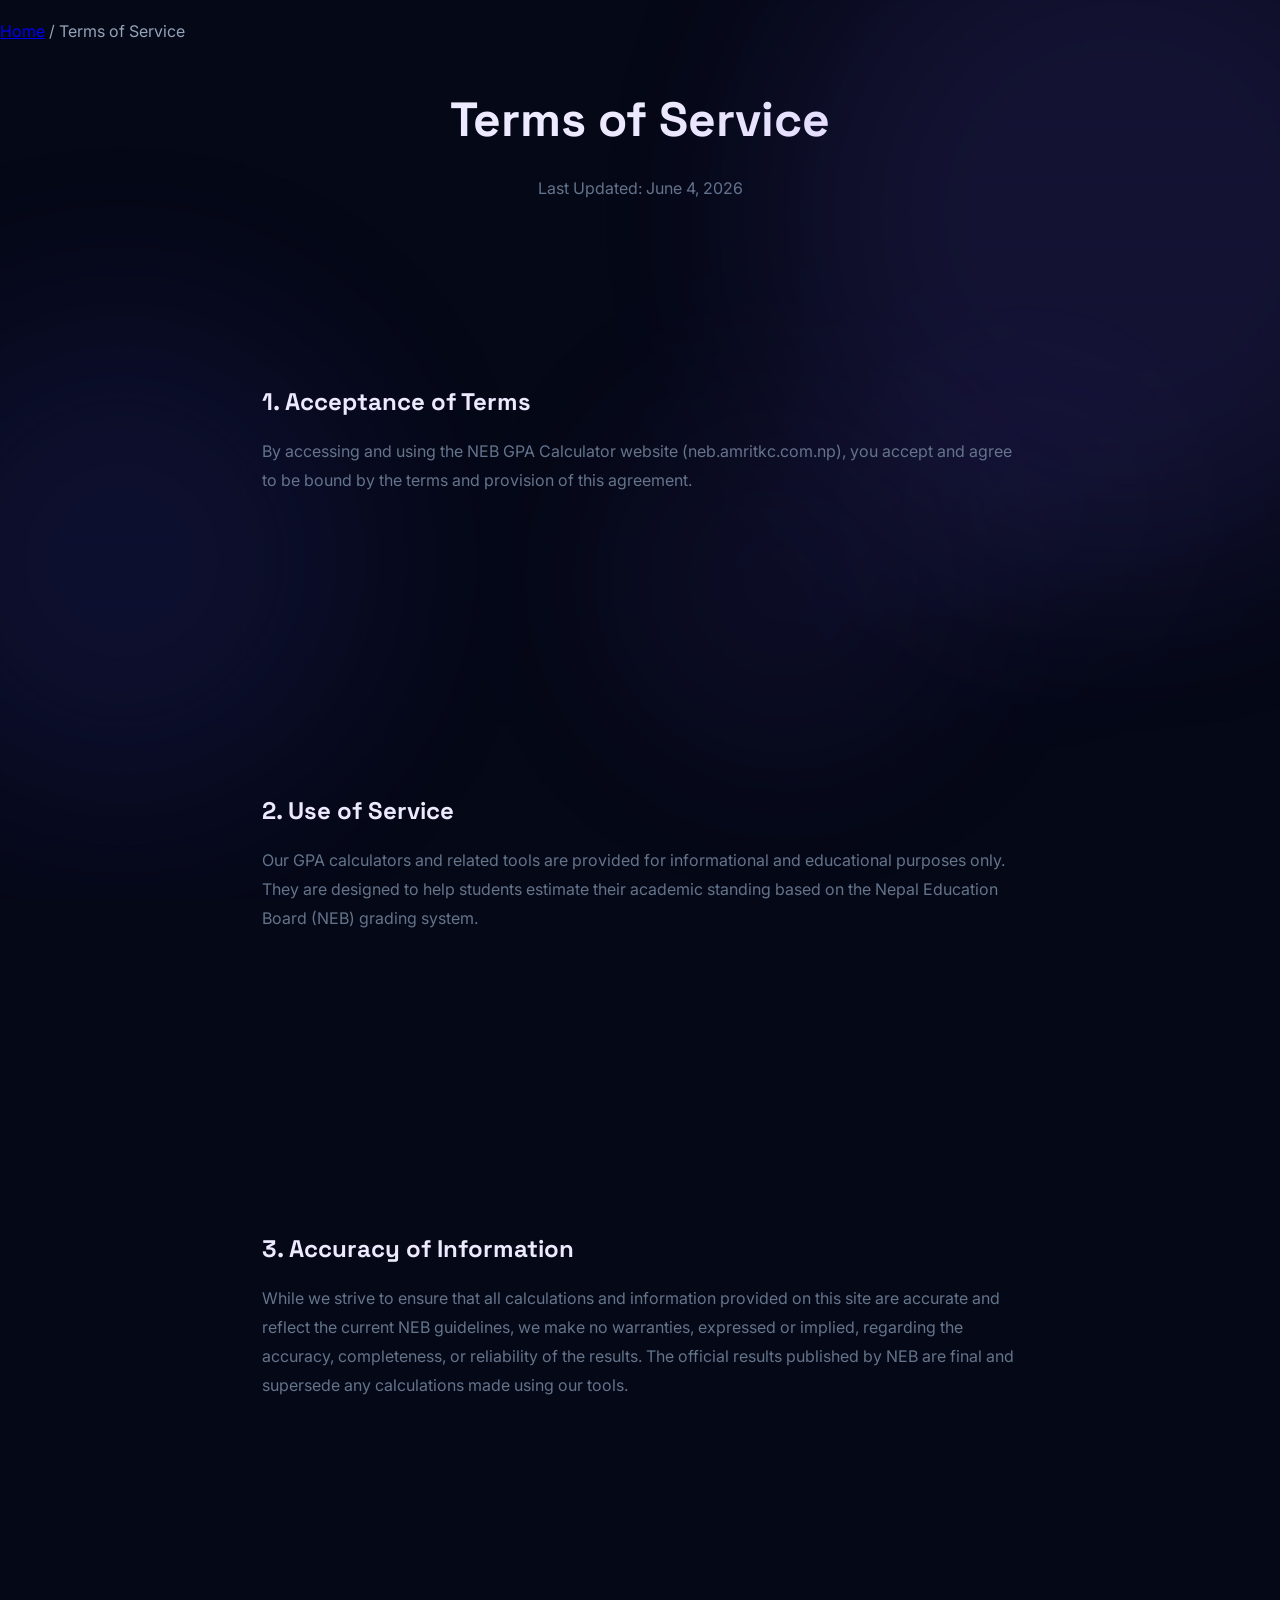
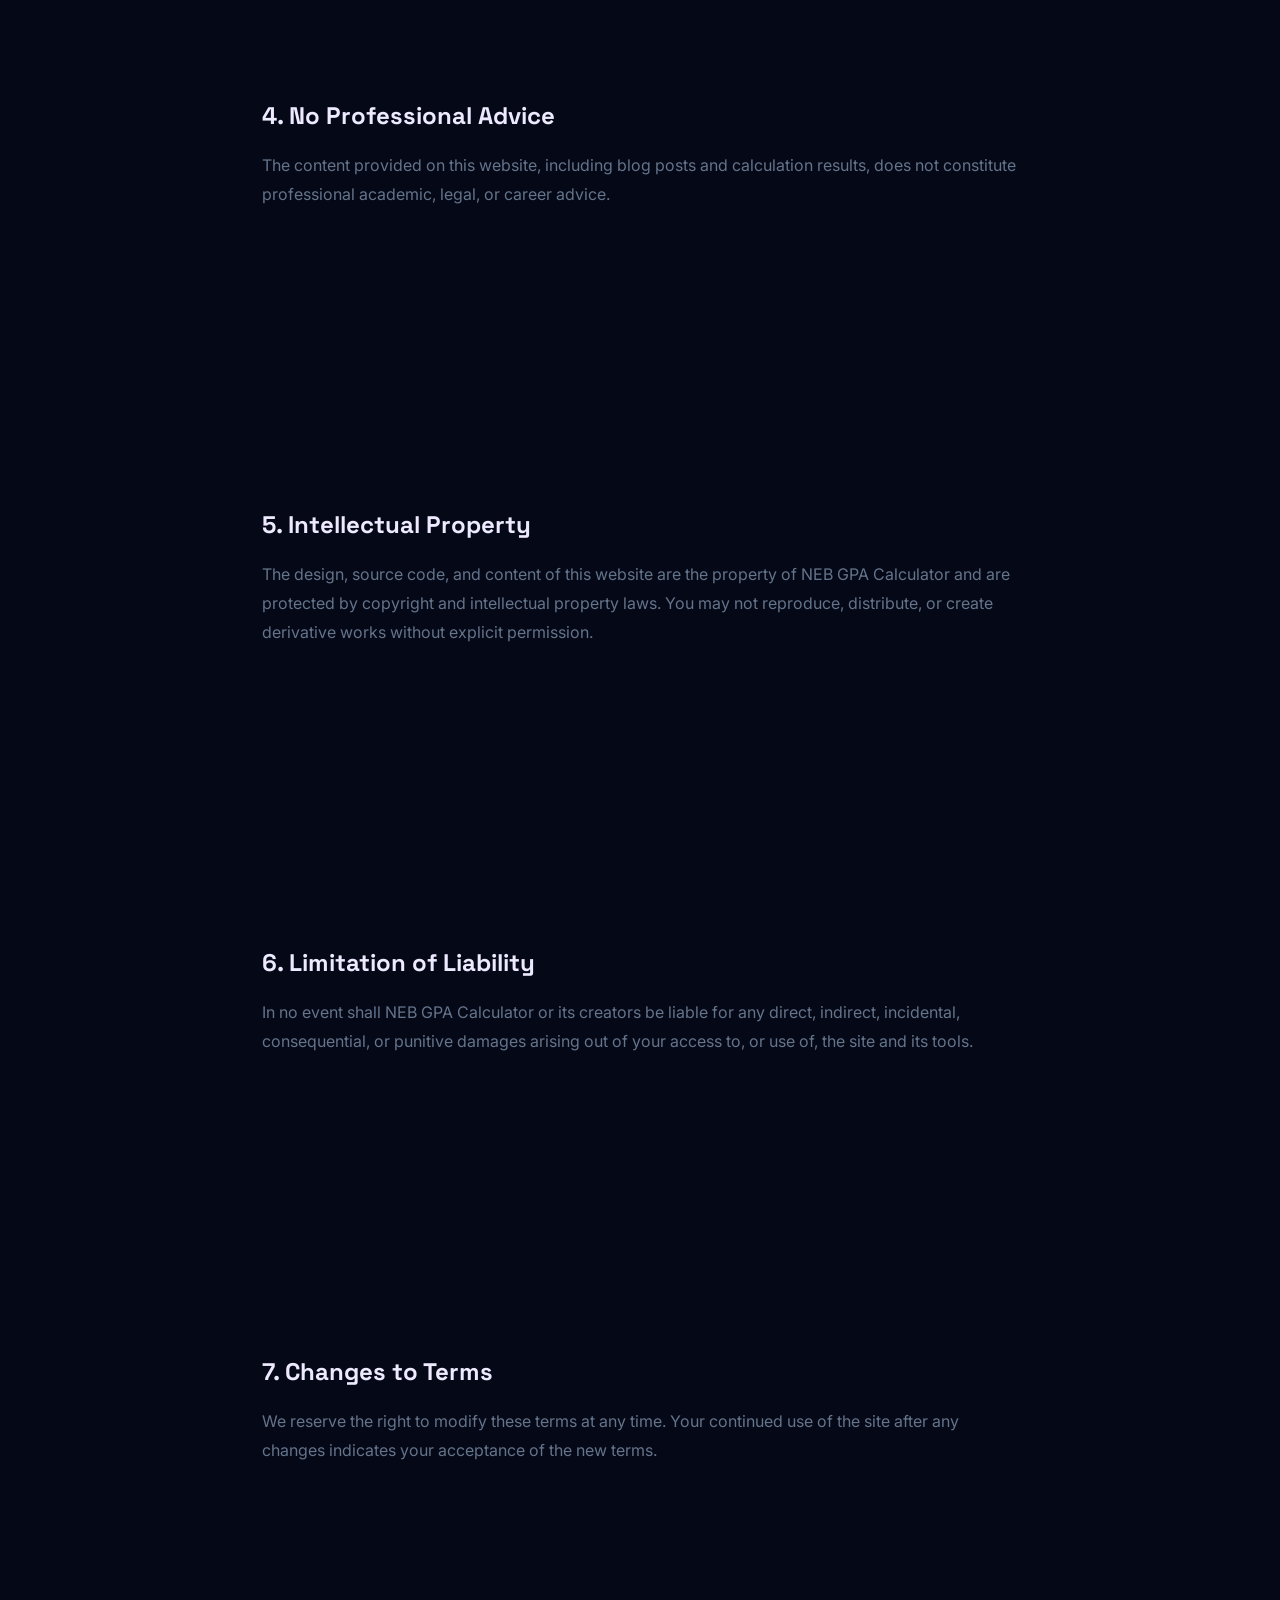
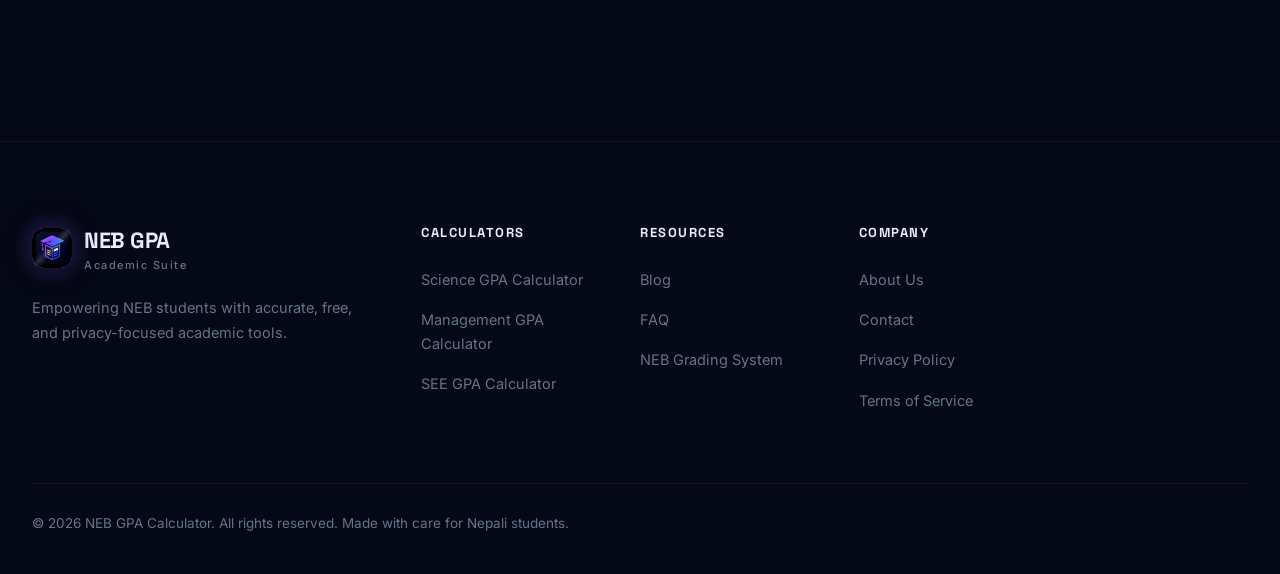
<file: pages/terms.html>
<!DOCTYPE html>
<html lang="en">
<head>
    <meta charset="UTF-8">
    <meta name="viewport" content="width=device-width, initial-scale=1.0">
    <title>Terms of Service | NEB GPA Calculator</title>
    <meta name="description" content="Terms of Service for using the NEB GPA Calculator tools and resources.">
    <meta name="robots" content="index, follow">
    <link rel="canonical" href="https://neb.amritkc.com.np/pages/terms.html">
    <!-- Favicon -->
    <link rel="icon" type="image/png" href="../assets/images/neb-gpa-favicon.png">
    <link rel="shortcut icon" type="image/png" href="../assets/images/neb-gpa-favicon.png">
    <link rel="apple-touch-icon" href="../assets/images/neb-gpa-favicon.png">
    <link href="https://fonts.googleapis.com/css2?family=Inter:wght@300;400;500;600;700;800&family=Space+Grotesk:wght@400;500;600;700;800&display=swap" rel="stylesheet">
    <link rel="stylesheet" href="../assets/css/main.css">
    <style>
        .page-content {
            max-width: 860px;
            margin: 0 auto;
            padding: 80px 20px 100px;
        }
        .page-header {
            text-align: center;
            margin-bottom: 60px;
        }
        .page-header h1 {
            font-family: 'Space Grotesk', sans-serif;
            font-size: clamp(2rem, 5vw, 3rem);
            font-weight: 800;
            margin-bottom: 16px;
            color: var(--text-heading);
        }
        .page-header p {
            color: var(--text-muted);
        }
        .content-section {
            margin-bottom: 40px;
        }
        .content-section h2 {
            font-family: 'Space Grotesk', sans-serif;
            font-size: 1.5rem;
            color: var(--text-heading);
            margin-bottom: 16px;
        }
        .content-section p {
            color: var(--text-muted);
            line-height: 1.8;
            margin-bottom: 16px;
        }
    </style>
</head>
<body>
    <div class="ambient-bg">
        <div class="ambient-orb"></div>
        <div class="ambient-orb"></div>
        <div class="ambient-orb"></div>
        <div class="ambient-orb"></div>
    </div>
    <div class="grid-overlay"></div>

    <div class="page-content">
        <nav class="breadcrumb" aria-label="Breadcrumb">
            <a href="/">Home</a>
            <span aria-hidden="true">/</span>
            <span aria-current="page">Terms of Service</span>
        </nav>

        <header class="page-header">
            <h1>Terms of Service</h1>
            <p>Last Updated: June 4, 2026</p>
        </header>

        <section class="content-section">
            <h2>1. Acceptance of Terms</h2>
            <p>By accessing and using the NEB GPA Calculator website (neb.amritkc.com.np), you accept and agree to be bound by the terms and provision of this agreement.</p>
        </section>

        <section class="content-section">
            <h2>2. Use of Service</h2>
            <p>Our GPA calculators and related tools are provided for informational and educational purposes only. They are designed to help students estimate their academic standing based on the Nepal Education Board (NEB) grading system.</p>
        </section>

        <section class="content-section">
            <h2>3. Accuracy of Information</h2>
            <p>While we strive to ensure that all calculations and information provided on this site are accurate and reflect the current NEB guidelines, we make no warranties, expressed or implied, regarding the accuracy, completeness, or reliability of the results. The official results published by NEB are final and supersede any calculations made using our tools.</p>
        </section>

        <section class="content-section">
            <h2>4. No Professional Advice</h2>
            <p>The content provided on this website, including blog posts and calculation results, does not constitute professional academic, legal, or career advice.</p>
        </section>

        <section class="content-section">
            <h2>5. Intellectual Property</h2>
            <p>The design, source code, and content of this website are the property of NEB GPA Calculator and are protected by copyright and intellectual property laws. You may not reproduce, distribute, or create derivative works without explicit permission.</p>
        </section>

        <section class="content-section">
            <h2>6. Limitation of Liability</h2>
            <p>In no event shall NEB GPA Calculator or its creators be liable for any direct, indirect, incidental, consequential, or punitive damages arising out of your access to, or use of, the site and its tools.</p>
        </section>

        <section class="content-section">
            <h2>7. Changes to Terms</h2>
            <p>We reserve the right to modify these terms at any time. Your continued use of the site after any changes indicates your acceptance of the new terms.</p>
        </section>
    </div>

    <!-- Footer -->
    <footer>
        <div class="footer-container">
            <div class="footer-top">
                <div class="footer-brand">
                    <a href="/" class="logo">
                        <div class="logo-icon"><img src="../assets/images/neb-gpa-favicon.png" alt="NEB GPA Calculator Logo" width="40" height="40" loading="lazy"></div>
                        <div>
                            <span class="logo-text">NEB GPA</span>
                            <div class="logo-sub">Academic Suite</div>
                        </div>
                    </a>
                    <p>Empowering NEB students with accurate, free, and privacy-focused academic tools.</p>
                </div>
                <div class="footer-links">
                    <h4>Calculators</h4>
                    <ul>
                        <li><a href="./science.html">Science GPA Calculator</a></li>
                        <li><a href="./management.html">Management GPA Calculator</a></li>
                        <li><a href="./see.html">SEE GPA Calculator</a></li>
                    </ul>
                </div>
                <div class="footer-links">
                    <h4>Resources</h4>
                    <ul>
                        <li><a href="/blog/">Blog</a></li>
                        <li><a href="../index.html#faq">FAQ</a></li>
                        <li><a href="../index.html#grading">NEB Grading System</a></li>
                    </ul>
                </div>
                <div class="footer-links">
                    <h4>Company</h4>
                    <ul>
                        <li><a href="./about.html">About Us</a></li>
                        <li><a href="./contact.html">Contact</a></li>
                        <li><a href="./privacy.html">Privacy Policy</a></li>
                        <li><a href="./terms.html">Terms of Service</a></li>
                    </ul>
                </div>
            </div>
            <div class="footer-bottom">
                <p>&copy; 2026 NEB GPA Calculator. All rights reserved. Made with care for Nepali students.</p>
            </div>
        </div>
    </footer>
    <script src="../assets/js/main.js"></script>
</body>
</html>
</file>
<file: assets/css/main.css>
:root {
    --bg-deep: #050816;
    --bg-mid: #0a0c1e;
    --bg-card: rgba(15, 18, 40, 0.72);
    --bg-card-hover: rgba(20, 24, 52, 0.85);
    --border-card: rgba(124, 92, 255, 0.12);
    --border-card-hover: rgba(124, 92, 255, 0.28);
    --accent: #7C5CFF;
    --accent-glow: rgba(124, 92, 255, 0.35);
    --accent-light: #A78BFA;
    --accent-secondary: #4F46E5;
    --text-heading: #EDE9FE;
    --text-body: #94A3B8;
    --text-muted: #64748B;
    --text-white: #F8FAFC;
    --success: #10B981;
    --warning: #F59E0B;
    --radius: 20px;
    --radius-sm: 14px;
    --radius-lg: 28px;
    --transition: all 0.35s cubic-bezier(0.4, 0, 0.2, 1);
    --shadow-card: 0 8px 32px rgba(0, 0, 0, 0.35), 0 0 0 1px var(--border-card);
    --shadow-card-hover: 0 24px 64px rgba(0, 0, 0, 0.5), 0 0 0 1px var(--border-card-hover), 0 0 40px rgba(124, 92, 255, 0.08);
}

* {
    margin: 0;
    padding: 0;
    box-sizing: border-box;
}

html {
    scroll-behavior: smooth;
    max-width: 100%;
    min-width: 0;
}

body {
    font-family: 'Inter', sans-serif;
    background: var(--bg-deep);
    color: var(--text-body);
    min-height: 100vh;
    max-width: 100%;
    min-width: 0;
    overflow-x: hidden;
    line-height: 1.65;
    -webkit-font-smoothing: antialiased;
}

html, body, img, picture, video, canvas, svg, iframe {
    max-width: 100%;
}

* {
    min-width: 0;
}

/* ===== AMBIENT BACKGROUND ===== */
.ambient-bg {
    position: fixed;
    inset: 0;
    pointer-events: none;
    z-index: 0;
    overflow: hidden;
}

.ambient-orb {
    position: absolute;
    border-radius: 50%;
    filter: blur(100px);
    opacity: 0.12;
    animation: orbFloat 25s infinite ease-in-out;
}

.ambient-orb:nth-child(1) {
    width: 700px;
    height: 700px;
    background: var(--accent);
    top: -15%;
    right: -15%;
    animation-delay: 0s;
}

.ambient-orb:nth-child(2) {
    width: 500px;
    height: 500px;
    background: var(--accent-secondary);
    bottom: 10%;
    left: -10%;
    animation-delay: -8s;
}

.ambient-orb:nth-child(3) {
    width: 350px;
    height: 350px;
    background: var(--accent);
    top: 45%;
    right: 25%;
    animation-delay: -15s;
    opacity: 0.08;
}

.ambient-orb:nth-child(4) {
    width: 250px;
    height: 250px;
    background: #6366F1;
    bottom: 30%;
    right: 10%;
    animation-delay: -5s;
    opacity: 0.06;
}

@keyframes orbFloat {

    0%,
    100% {
        transform: translate(0, 0) scale(1);
    }

    33% {
        transform: translate(40px, -30px) scale(1.08);
    }

    66% {
        transform: translate(-25px, 25px) scale(0.95);
    }
}

/* ===== GRID OVERLAY ===== */
.grid-overlay {
    position: fixed;
    inset: 0;
    pointer-events: none;
    z-index: 1;
    opacity: 0.03;
    background-image:
        linear-gradient(rgba(124, 92, 255, 0.3) 1px, transparent 1px),
        linear-gradient(90deg, rgba(124, 92, 255, 0.3) 1px, transparent 1px);
    background-size: 60px 60px;
}

/* ===== NAVIGATION ===== */
nav {
    position: fixed;
    top: 0;
    left: 0;
    right: 0;
    z-index: 1000;
    padding: 18px 0;
    transition: var(--transition);
}

nav.scrolled {
    background: rgba(5, 8, 22, 0.88);
    backdrop-filter: blur(24px) saturate(1.4);
    border-bottom: 1px solid var(--border-card);
    padding: 14px 0;
    box-shadow: 0 4px 30px rgba(0, 0, 0, 0.3);
}

.nav-container {
    max-width: 1280px;
    margin: 0 auto;
    padding: 0 32px;
    display: flex;
    align-items: center;
    justify-content: space-between;
}

.logo {
    display: flex;
    align-items: center;
    gap: 12px;
    text-decoration: none;
}

.logo-icon {
    width: 40px;
    height: 40px;
    background: linear-gradient(135deg, var(--accent), var(--accent-secondary));
    border-radius: 12px;
    display: flex;
    align-items: center;
    justify-content: center;
    box-shadow: 0 0 24px rgba(124, 92, 255, 0.35), 0 4px 12px rgba(0, 0, 0, 0.3);
    position: relative;
    overflow: hidden;
    flex-shrink: 0;
}

.logo-icon img {
    width: 100%;
    height: 100%;
    object-fit: cover;
    border-radius: 12px;
    display: block;
}

.logo-icon::after {
    content: '';
    position: absolute;
    inset: 0;
    background: linear-gradient(135deg, transparent 40%, rgba(255, 255, 255, 0.15) 50%, transparent 60%);
    animation: shimmer 3s infinite;
    z-index: 1;
    pointer-events: none;
}

@keyframes shimmer {
    0% {
        transform: translateX(-100%);
    }

    100% {
        transform: translateX(100%);
    }
}

.logo-text {
    font-family: 'Space Grotesk', sans-serif;
    font-weight: 700;
    font-size: 22px;
    color: var(--text-heading);
    letter-spacing: -0.5px;
}

.logo-sub {
    font-size: 11px;
    color: var(--text-muted);
    font-weight: 500;
    letter-spacing: 1.5px;
    margin-top: -2px;
}

.nav-links {
    display: flex;
    align-items: center;
    gap: 36px;
}

.nav-links a {

/* Highlight Blog nav link */
.nav-links a[href="blog/"], .nav-links a[href="/blog/"] {
    color: var(--text-heading);
    background: linear-gradient(135deg, rgba(124,92,255,0.08), transparent);
    padding: 6px 10px;
    border-radius: 8px;
    border: 1px solid rgba(124,92,255,0.06);
}
    color: var(--text-body);
    text-decoration: none;
    font-size: 14px;
    font-weight: 500;
    transition: var(--transition);
    position: relative;
}

.nav-links a:hover {
    color: var(--text-heading);
}

.nav-links a::after {
    content: '';
    position: absolute;
    bottom: -5px;
    left: 50%;
    width: 0;
    height: 2px;
    background: linear-gradient(90deg, var(--accent), var(--accent-light));
    transition: var(--transition);
    border-radius: 2px;
    transform: translateX(-50%);
}

.nav-links a:hover::after {
    width: 100%;
}

.nav-cta {
    background: linear-gradient(135deg, var(--accent), var(--accent-secondary));
    color: rgb(255, 255, 255);
    padding: 11px 26px;
    border-radius: 100px;
    font-weight: 600;
    font-size: 14px;
    text-decoration: none;
    transition: var(--transition);
    box-shadow: 0 4px 24px rgba(124, 92, 255, 0.3);
    border: none;
    cursor: pointer;
    position: relative;
    overflow: hidden;
}

@media (hover: hover) {
    .nav-cta:hover {
        transform: translateY(-2px);
        box-shadow: 0 8px 32px rgba(124, 92, 255, 0.45);
    }
}

.mobile-menu-btn {
    display: none;
    background: none;
    border: none;
    color: var(--text-heading);
    cursor: pointer;
}

/* ===== HERO ===== */
.hero {
    position: relative;
    display: flex;
    align-items: center;
    justify-content: center;
    padding: 140px 32px 100px;
    overflow: hidden;
}

.hero-content {
    max-width: 900px;
    text-align: center;
    position: relative;
    z-index: 2;
}

.hero-badge {
    display: inline-flex;
    align-items: center;
    gap: 10px;
    background: rgba(124, 92, 255, 0.08);
    border: 1px solid var(--border-card);
    padding: 10px 24px;
    border-radius: 100px;
    font-size: 13px;
    font-weight: 600;
    color: var(--accent-light);
    margin-bottom: 36px;
    backdrop-filter: blur(12px);
    position: relative;
    overflow: hidden;
}

.hero-badge::before {
    content: '';
    position: absolute;
    inset: 0;
    background: linear-gradient(90deg, transparent, rgba(124, 92, 255, 0.1), transparent);
    animation: badgeShine 4s infinite;
}

@keyframes badgeShine {
    0% {
        transform: translateX(-100%);
    }

    100% {
        transform: translateX(100%);
    }
}

.hero-badge .pulse {
    width: 8px;
    height: 8px;
    background: var(--accent);
    border-radius: 50%;
    animation: pulse 2.5s infinite;
    position: relative;
    z-index: 1;
}

@keyframes pulse {

    0%,
    100% {
        opacity: 1;
        transform: scale(1);
        box-shadow: 0 0 8px var(--accent);
    }

    50% {
        opacity: 0.4;
        transform: scale(1.3);
        box-shadow: 0 0 16px var(--accent);
    }
}

.hero h1 {
    font-family: 'Space Grotesk', sans-serif;
    font-size: clamp(44px, 6.5vw, 80px);
    font-weight: 800;
    color: var(--text-heading);
    line-height: 1.08;
    letter-spacing: -3px;
    margin-bottom: 28px;
}

.hero h1 .gradient-text {
    background: linear-gradient(135deg, var(--accent-light) 0%, var(--accent) 50%, #818CF8 100%);
    -webkit-background-clip: text;
    -webkit-text-fill-color: transparent;
    background-clip: text;
    position: relative;
}

.hero p {
    font-size: clamp(17px, 2.2vw, 21px);
    color: var(--text-body);
    max-width: 600px;
    margin: 0 auto 44px;
    line-height: 1.75;
    font-weight: 400;
}

.hero-buttons {
    display: flex;
    gap: 18px;
    justify-content: center;
    flex-wrap: wrap;
}

.btn-primary {
    background: linear-gradient(135deg, var(--accent), var(--accent-secondary));
    color: white;
    padding: 16px 36px;
    border-radius: 100px;
    font-weight: 600;
    font-size: 15px;
    text-decoration: none;
    transition: var(--transition);
    box-shadow: 0 4px 28px rgba(124, 92, 255, 0.35);
    border: 1.5px solid rgba(124, 92, 255, 0.4);
    cursor: pointer;
    display: inline-flex;
    align-items: center;
    justify-content: center;
    gap: 10px;
    position: relative;
    overflow: hidden;
    letter-spacing: 0.5px;
    z-index: 1;
}

.btn-primary::before {
    content: '';
    position: absolute;
    inset: 0;
    background: linear-gradient(135deg, rgba(255,255,255,0) 0%, rgba(255,255,255,0.15) 50%, rgba(255,255,255,0) 100%);
    opacity: 0;
    transition: opacity 0.3s ease;
    z-index: -1;
}

.btn-primary::after {
    content: '';
    position: absolute;
    inset: 0;
    background: linear-gradient(135deg, transparent 40%, rgba(255, 255, 255, 0.12) 50%, transparent 60%);
    animation: shimmer 3s infinite;
    z-index: -1;
}

@media (hover: hover) {
    .btn-primary:hover {
        transform: translateY(-3px);
        box-shadow: 0 12px 48px rgba(124, 92, 255, 0.5), inset 0 1px 0 rgba(255,255,255,0.2);
        border-color: rgba(124, 92, 255, 0.6);
    }
}

.btn-primary:active {
    transform: translateY(-1px);
    box-shadow: 0 6px 24px rgba(124, 92, 255, 0.4);
}

.btn-primary:focus-visible {
    outline: 2px solid var(--accent);
    outline-offset: 2px;
}

.btn-secondary {
    background: rgba(124, 92, 255, 0.05);
    color: var(--text-heading);
    padding: 16px 36px;
    border-radius: 100px;
    font-weight: 600;
    font-size: 15px;
    text-decoration: none;
    transition: var(--transition);
    border: 1.5px solid var(--border-card-hover);
    cursor: pointer;
    display: inline-flex;
    align-items: center;
    justify-content: center;
    gap: 10px;
    backdrop-filter: blur(12px);
    position: relative;
    overflow: hidden;
    letter-spacing: 0.5px;
}

@media (hover: hover) {
    .btn-secondary:hover {
        background: rgba(124, 92, 255, 0.12);
        border-color: rgba(124, 92, 255, 0.5);
        transform: translateY(-3px);
        box-shadow: 0 8px 32px rgba(124, 92, 255, 0.15);
    }
}

.btn-secondary:active {
    transform: translateY(-1px);
    box-shadow: 0 4px 16px rgba(124, 92, 255, 0.1);
}

.btn-secondary:focus-visible {
    outline: 2px solid var(--accent);
    outline-offset: 2px;
}

/* Floating Hero Elements */
.floating-elements {
    position: absolute;
    width: 100%;
    height: 100%;
    top: 0;
    left: 0;
    pointer-events: none;
    z-index: 1;
}

.float-particle {
    position: absolute;
    border-radius: 50%;
    background: linear-gradient(135deg, var(--accent), var(--accent-light));
    opacity: 0.15;
    animation: particleFloat 12s infinite ease-in-out;
    box-shadow: 0 0 12px rgba(124, 92, 255, 0.3);
}

@keyframes particleFloat {

    0%,
    100% {
        transform: translateY(0) scale(1);
        opacity: 0.1;
    }

    25% {
        transform: translateY(-20px) scale(1.2);
        opacity: 0.25;
    }

    50% {
        transform: translateY(-10px) scale(0.9);
        opacity: 0.15;
    }

    75% {
        transform: translateY(-30px) scale(1.1);
        opacity: 0.2;
    }
}

.float-line {
    position: absolute;
    height: 1px;
    background: linear-gradient(90deg, transparent, var(--accent), transparent);
    opacity: 0.08;
    animation: lineFloat 15s infinite ease-in-out;
}

@keyframes lineFloat {

    0%,
    100% {
        transform: translateX(0);
        opacity: 0.05;
    }

    50% {
        transform: translateX(20px);
        opacity: 0.12;
    }
}

/* ===== SECTIONS BASE ===== */
section {
    position: relative;
    z-index: 2;
    padding: 120px 32px;
}

.section-container {
    max-width: 1280px;
    margin: 0 auto;
}

.section-header {
    text-align: center;
    max-width: 680px;
    margin: 0 auto 72px;
}

.section-label {
    display: inline-flex;
    align-items: center;
    gap: 8px;
    font-size: 12px;
    font-weight: 700;
    text-transform: uppercase;
    letter-spacing: 2.5px;
    color: var(--accent);
    margin-bottom: 18px;
}

.section-label::before,
.section-label::after {
    content: '';
    width: 24px;
    height: 1px;
    background: linear-gradient(90deg, transparent, var(--accent));
}

.section-label::after {
    background: linear-gradient(90deg, var(--accent), transparent);
}

.section-header h2 {
    font-family: 'Space Grotesk', sans-serif;
    font-size: clamp(30px, 4.5vw, 46px);
    font-weight: 700;
    color: var(--text-heading);
    line-height: 1.15;
    letter-spacing: -1.5px;
    margin-bottom: 18px;
}

.section-header p {
    font-size: 18px;
    color: var(--text-body);
    line-height: 1.75;
}

/* ===== LIVE STATS BAR ===== */
.stats-bar {
    background: var(--bg-card);
    backdrop-filter: blur(20px);
    border: 1px solid var(--border-card);
    border-radius: var(--radius);
    padding: 32px 48px;
    display: grid;
    grid-template-columns: repeat(4, 1fr);
    gap: 32px;
    max-width: 1000px;
    margin: -40px auto 0;
    position: relative;
    z-index: 3;
    box-shadow: var(--shadow-card);
}

.stat-item {
    text-align: center;
    position: relative;
}

.stat-item:not(:last-child)::after {
    content: '';
    position: absolute;
    right: -16px;
    top: 50%;
    transform: translateY(-50%);
    width: 1px;
    height: 40px;
    background: var(--border-card);
}

.stat-value {
    font-family: 'Space Grotesk', sans-serif;
    font-size: 36px;
    font-weight: 800;
    color: var(--text-heading);
    line-height: 1;
    background: linear-gradient(135deg, var(--text-heading), var(--accent-light));
    -webkit-background-clip: text;
    -webkit-text-fill-color: transparent;
    background-clip: text;
    transition: all 0.3s ease;
}

.stat-value.counting {
    transform: scale(1.05);
}

.stat-label {
    font-size: 13px;
    color: var(--text-muted);
    margin-top: 8px;
    font-weight: 500;
}

/* ===== TOOLS SECTION ===== */
.tools-grid {
    display: grid;
    grid-template-columns: repeat(3, 1fr);
    gap: 24px;
}

.tool-card {
    background: var(--bg-card);
    backdrop-filter: blur(20px);
    border: 1px solid var(--border-card);
    border-radius: var(--radius);
    padding: 32px;
    transition: var(--transition);
    position: relative;
    overflow: hidden;
    box-shadow: var(--shadow-card);
    display: flex;
    flex-direction: column;
}

.tool-card::before {
    content: '';
    position: absolute;
    top: 0;
    left: 0;
    right: 0;
    height: 3px;
    opacity: 0;
    transition: var(--transition);
}

.tool-card:hover {
    transform: translateY(-6px);
    border-color: var(--border-card-hover);
    box-shadow: var(--shadow-card-hover);
    background: var(--bg-card-hover);
}

.tool-card:hover::before {
    opacity: 1;
}

/* Stream-specific top borders */
.tool-science::before {
    background: linear-gradient(90deg, transparent, #60A5FA, transparent);
}

.tool-management::before {
    background: linear-gradient(90deg, transparent, #34D399, transparent);
}

.tool-see::before {
    background: linear-gradient(90deg, transparent, #FBBF24, transparent);
}

.tool-extra::before {
    background: linear-gradient(90deg, transparent, var(--accent), transparent);
}

.tool-card-top {
    display: flex;
    align-items: center;
    justify-content: space-between;
    margin-bottom: 20px;
}

.tool-icon {
    width: 48px;
    height: 48px;
    background: rgba(124, 92, 255, 0.08);
    border-radius: var(--radius-sm);
    display: flex;
    align-items: center;
    justify-content: center;
    color: var(--accent);
    transition: var(--transition);
    border: 1px solid rgba(124, 92, 255, 0.1);
    flex-shrink: 0;
}

.tool-science .tool-icon {
    background: rgba(59, 130, 246, 0.12);
    color: #60A5FA;
    border-color: rgba(59, 130, 246, 0.2);
}

.tool-management .tool-icon {
    background: rgba(16, 185, 129, 0.12);
    color: #34D399;
    border-color: rgba(16, 185, 129, 0.2);
}

.tool-see .tool-icon {
    background: rgba(245, 158, 11, 0.12);
    color: #FBBF24;
    border-color: rgba(245, 158, 11, 0.2);
}

.tool-extra .tool-icon {
    background: rgba(124, 92, 255, 0.08);
    color: var(--accent);
    border-color: rgba(124, 92, 255, 0.1);
}

.tool-card:hover .tool-icon {
    transform: scale(1.08);
    box-shadow: 0 0 20px rgba(124, 92, 255, 0.15);
}

.tool-science:hover .tool-icon {
    box-shadow: 0 0 20px rgba(59, 130, 246, 0.2);
}

.tool-management:hover .tool-icon {
    box-shadow: 0 0 20px rgba(16, 185, 129, 0.2);
}

.tool-see:hover .tool-icon {
    box-shadow: 0 0 20px rgba(245, 158, 11, 0.2);
}

.tool-badge {
    font-size: 10px;
    font-weight: 700;
    text-transform: uppercase;
    letter-spacing: 1px;
    color: var(--accent-light);
    background: rgba(124, 92, 255, 0.1);
    padding: 4px 10px;
    border-radius: 100px;
    border: 1px solid rgba(124, 92, 255, 0.2);
}

.tool-card h3 {
    font-family: 'Space Grotesk', sans-serif;
    font-size: 19px;
    font-weight: 600;
    color: var(--text-heading);
    margin-bottom: 10px;
}

.tool-card p {
    font-size: 14px;
    color: var(--text-body);
    line-height: 1.65;
    margin-bottom: 20px;
    flex-grow: 1;
}

.tool-levels {
    display: flex;
    gap: 8px;
    flex-wrap: wrap;
    margin-bottom: 14px;
}

.level-tag {
    font-size: 11px;
    font-weight: 600;
    padding: 5px 12px;
    border-radius: 100px;
    border: 1px solid;
}

.tool-science .level-tag {
    color: #60A5FA;
    background: rgba(59, 130, 246, 0.08);
    border-color: rgba(59, 130, 246, 0.15);
}

.tool-management .level-tag {
    color: #34D399;
    background: rgba(16, 185, 129, 0.08);
    border-color: rgba(16, 185, 129, 0.15);
}

.tool-see .level-tag {
    color: #FBBF24;
    background: rgba(245, 158, 11, 0.08);
    border-color: rgba(245, 158, 11, 0.15);
}

.tool-extra .level-tag {
    color: var(--accent-light);
    background: rgba(124, 92, 255, 0.08);
    border-color: rgba(124, 92, 255, 0.12);
}

.tool-subjects {
    display: flex;
    gap: 6px;
    flex-wrap: wrap;
    margin-bottom: 20px;
}

.subject-chip {
    font-size: 10px;
    font-weight: 500;
    color: var(--text-muted);
    background: rgba(124, 92, 255, 0.04);
    padding: 3px 10px;
    border-radius: 6px;
    border: 1px solid rgba(124, 92, 255, 0.08);
}

.tool-action {
    display: inline-flex;
    align-items: center;
    justify-content: center;
    gap: 10px;
    font-size: 14px;
    font-weight: 600;
    text-decoration: none;
    transition: var(--transition);
    margin-top: auto;
    padding: 12px 24px;
    border-radius: 100px;
    border: 1.5px solid;
    position: relative;
    overflow: hidden;
    letter-spacing: 0.3px;
    width: 100%;
    z-index: 1;
}

.tool-action::before {
    content: '';
    position: absolute;
    inset: 0;
    opacity: 0;
    transition: opacity 0.35s ease;
    border-radius: inherit;
    z-index: -1;
}

@media (hover: hover) {
    .tool-action:hover::before {
        opacity: 1;
    }
}

.tool-action svg {
    transition: transform 0.35s cubic-bezier(0.4, 0, 0.2, 1);
    flex-shrink: 0;
}

@media (hover: hover) {
    .tool-action:hover svg {
        transform: translateX(4px);
    }
}

.tool-action-btn {
    display: flex;
    align-items: center;
    justify-content: center;
    gap: 8px;
    font-size: 14px;
    font-weight: 600;
    text-decoration: none;
    transition: var(--transition);
    margin-top: auto;
    border: none;
    background: none;
    padding: 0;
    cursor: pointer;
}

/* Science button */
.tool-science .tool-action {
    color: white;
    background: linear-gradient(135deg, #3B82F6, #2563EB);
    border-color: rgba(59, 130, 246, 0.5);
    box-shadow: 0 4px 20px rgba(59, 130, 246, 0.25);
}

.tool-science .tool-action::before {
    background: linear-gradient(135deg, #2563EB, #1D4ED8);
}

@media (hover: hover) {
    .tool-science .tool-action:hover {
        transform: translateY(-2px);
        box-shadow: 0 8px 32px rgba(59, 130, 246, 0.4);
        border-color: rgba(59, 130, 246, 0.7);
    }
}

/* Management button */
.tool-management .tool-action {
    color: white;
    background: linear-gradient(135deg, #10B981, #059669);
    border-color: rgba(16, 185, 129, 0.5);
    box-shadow: 0 4px 20px rgba(16, 185, 129, 0.25);
}

.tool-management .tool-action::before {
    background: linear-gradient(135deg, #059669, #047857);
}

@media (hover: hover) {
    .tool-management .tool-action:hover {
        transform: translateY(-2px);
        box-shadow: 0 8px 32px rgba(16, 185, 129, 0.4);
        border-color: rgba(16, 185, 129, 0.7);
    }
}

/* SEE button */
.tool-see .tool-action {
    color: #1a1a2e;
    background: linear-gradient(135deg, #FBBF24, #F59E0B);
    border-color: rgba(245, 158, 11, 0.5);
    box-shadow: 0 4px 20px rgba(245, 158, 11, 0.25);
}

.tool-see .tool-action::before {
    background: linear-gradient(135deg, #F59E0B, #D97706);
}

@media (hover: hover) {
    .tool-see .tool-action:hover {
        transform: translateY(-2px);
        box-shadow: 0 8px 32px rgba(245, 158, 11, 0.4);
        border-color: rgba(245, 158, 11, 0.7);
    }
}

.tool-see .tool-action svg {
    stroke: #1a1a2e;
}

/* Extra/generic button */
.tool-extra .tool-action {
    color: white;
    background: linear-gradient(135deg, var(--accent), var(--accent-secondary));
    border-color: rgba(124, 92, 255, 0.5);
    box-shadow: 0 4px 20px rgba(124, 92, 255, 0.25);
}

.tool-extra .tool-action::before {
    background: linear-gradient(135deg, var(--accent-secondary), #3730A3);
}

@media (hover: hover) {
    .tool-extra .tool-action:hover {
        transform: translateY(-2px);
        box-shadow: 0 8px 32px rgba(124, 92, 255, 0.4);
        border-color: rgba(124, 92, 255, 0.7);
    }
}

.tool-action:active {
    transform: translateY(0) !important;
}

.tool-action:focus-visible {
    outline: 2px solid var(--accent);
    outline-offset: 3px;
}

.tool-coming-soon {
    opacity: 0.85;
    position: relative;
}

.coming-soon-badge {
    font-size: 11px;
    font-weight: 700;
    text-transform: uppercase;
    letter-spacing: 1.2px;
    color: #F59E0B;
    background: rgba(245, 158, 11, 0.12);
    padding: 6px 12px;
    border-radius: 100px;
    border: 1px solid rgba(245, 158, 11, 0.3);
    animation: comingSoonPulse 2s ease-in-out infinite;
}

@keyframes comingSoonPulse {
    0%, 100% {
        opacity: 1;
        transform: scale(1);
    }
    50% {
        opacity: 0.85;
        transform: scale(1.02);
    }
}

.tool-coming-soon-btn {
    color: var(--text-muted);
    font-size: 14px;
    cursor: not-allowed;
    opacity: 0.7;
}

.tool-coming-soon-btn:disabled {
    opacity: 0.7;
}

.tool-coming-soon-btn:disabled span::before {
    content: '';
    display: inline-block;
    width: 14px;
    height: 14px;
    margin-right: 6px;
    vertical-align: text-bottom;
    background: currentColor;
    -webkit-mask-image: url("data:image/svg+xml,%3Csvg xmlns='http://www.w3.org/2000/svg' width='14' height='14' viewBox='0 0 24 24' fill='none' stroke='currentColor' stroke-width='2.5' stroke-linecap='round' stroke-linejoin='round'%3E%3Crect x='3' y='11' width='18' height='11' rx='2' ry='2'/%3E%3Cpath d='M7 11V7a5 5 0 0 1 10 0v4'/%3E%3C/svg%3E");
    mask-image: url("data:image/svg+xml,%3Csvg xmlns='http://www.w3.org/2000/svg' width='14' height='14' viewBox='0 0 24 24' fill='none' stroke='currentColor' stroke-width='2.5' stroke-linecap='round' stroke-linejoin='round'%3E%3Crect x='3' y='11' width='18' height='11' rx='2' ry='2'/%3E%3Cpath d='M7 11V7a5 5 0 0 1 10 0v4'/%3E%3C/svg%3E");
    -webkit-mask-size: contain;
    mask-size: contain;
    -webkit-mask-repeat: no-repeat;
    mask-repeat: no-repeat;
}

/* ===== HOW IT WORKS ===== */
.steps-grid {
    display: grid;
    grid-template-columns: repeat(3, 1fr);
    gap: 32px;
    position: relative;
}

.steps-grid::before {
    content: '';
    position: absolute;
    top: 60px;
    left: 16%;
    right: 16%;
    height: 2px;
    background: linear-gradient(90deg, var(--border-card), var(--accent), var(--border-card));
    z-index: 0;
}

/* Step cards removed — styles cleaned up */

/* ===== GRADING TABLE ===== */
.grading-table-wrap {
    background: var(--bg-card);
    backdrop-filter: blur(20px);
    border: 1px solid var(--border-card);
    border-radius: var(--radius);
    overflow: hidden;
    box-shadow: var(--shadow-card);
}

.grading-table {
    width: 100%;
    border-collapse: collapse;
}

.grading-table th {
    background: rgba(124, 92, 255, 0.08);
    padding: 18px 24px;
    text-align: left;
    font-family: 'Space Grotesk', sans-serif;
    font-size: 13px;
    font-weight: 600;
    color: var(--accent-light);
    text-transform: uppercase;
    letter-spacing: 1.5px;
    border-bottom: 1px solid var(--border-card);
}

.grading-table td {
    padding: 16px 24px;
    font-size: 15px;
    color: var(--text-body);
    border-bottom: 1px solid rgba(124, 92, 255, 0.06);
}

.grading-table tr:last-child td {
    border-bottom: none;
}

.grading-table tr:hover td {
    background: rgba(124, 92, 255, 0.04);
}

.grade-badge {
    display: inline-flex;
    align-items: center;
    gap: 8px;
    padding: 6px 14px;
    border-radius: 100px;
    font-weight: 600;
    font-size: 13px;
}

.grade-a-plus {
    background: rgba(16, 185, 129, 0.12);
    color: #34D399;
    border: 1px solid rgba(16, 185, 129, 0.2);
}

.grade-a {
    background: rgba(59, 130, 246, 0.12);
    color: #60A5FA;
    border: 1px solid rgba(59, 130, 246, 0.2);
}

.grade-b-plus {
    background: rgba(139, 92, 246, 0.12);
    color: #A78BFA;
    border: 1px solid rgba(139, 92, 246, 0.2);
}

.grade-b {
    background: rgba(245, 158, 11, 0.12);
    color: #FBBF24;
    border: 1px solid rgba(245, 158, 11, 0.2);
}

.grade-c-plus {
    background: rgba(249, 115, 22, 0.12);
    color: #FB923C;
    border: 1px solid rgba(249, 115, 22, 0.2);
}

.grade-c {
    background: rgba(239, 68, 68, 0.12);
    color: #FCA5A5;
    border: 1px solid rgba(239, 68, 68, 0.2);
}

.grade-d {
    background: rgba(100, 116, 139, 0.12);
    color: #94A3B8;
    border: 1px solid rgba(100, 116, 139, 0.2);
}

.grade-ng {
    background: rgba(220, 38, 38, 0.12);
    color: #F87171;
    border: 1px solid rgba(220, 38, 38, 0.2);
}

/* ===== WHY CHOOSE ===== */
.features-grid {
    display: grid;
    grid-template-columns: repeat(4, 1fr);
    gap: 24px;
}

.feature-card {
    background: var(--bg-card);
    backdrop-filter: blur(20px);
    border: 1px solid var(--border-card);
    border-radius: var(--radius);
    padding: 44px 32px;
    text-align: center;
    transition: var(--transition);
    box-shadow: var(--shadow-card);
}

.feature-card:hover {
    transform: translateY(-6px);
    border-color: var(--border-card-hover);
    box-shadow: var(--shadow-card-hover);
}

.feature-icon {
    width: 60px;
    height: 60px;
    background: rgba(124, 92, 255, 0.06);
    border-radius: var(--radius);
    display: flex;
    align-items: center;
    justify-content: center;
    color: var(--accent);
    margin: 0 auto 24px;
    transition: var(--transition);
    border: 1px solid rgba(124, 92, 255, 0.1);
}

.feature-card:hover .feature-icon {
    background: rgba(124, 92, 255, 0.12);
    transform: scale(1.06);
    box-shadow: 0 0 24px rgba(124, 92, 255, 0.1);
}

.feature-card h3 {
    font-family: 'Space Grotesk', sans-serif;
    font-size: 18px;
    font-weight: 600;
    color: var(--text-heading);
    margin-bottom: 12px;
}

.feature-card p {
    font-size: 14.5px;
    color: var(--text-body);
    line-height: 1.65;
}

/* ===== TESTIMONIALS ===== */
.testimonials-grid {
    display: grid;
    grid-template-columns: repeat(3, 1fr);
    gap: 28px;
}

.testimonial-card {
    background: var(--bg-card);
    backdrop-filter: blur(20px);
    border: 1px solid var(--border-card);
    border-radius: var(--radius);
    padding: 36px;
    transition: var(--transition);
    position: relative;
    box-shadow: var(--shadow-card);
}

.testimonial-card:hover {
    border-color: var(--border-card-hover);
    transform: translateY(-4px);
    box-shadow: var(--shadow-card-hover);
}

.testimonial-card::before {
    content: '"';
    font-family: 'Space Grotesk', sans-serif;
    font-size: 80px;
    color: var(--accent);
    opacity: 0.12;
    line-height: 1;
    position: absolute;
    top: 16px;
    left: 28px;
}

.testimonial-stars {
    display: flex;
    gap: 4px;
    margin-bottom: 20px;
    position: relative;
    z-index: 1;
}

.testimonial-stars svg {
    color: var(--warning);
    width: 16px;
    height: 16px;
}

.testimonial-text {
    font-size: 15.5px;
    color: var(--text-body);
    line-height: 1.75;
    margin-bottom: 28px;
    position: relative;
    z-index: 1;
}

.testimonial-author {
    display: flex;
    align-items: center;
    gap: 14px;
}

.author-avatar {
    width: 44px;
    height: 44px;
    background: linear-gradient(135deg, var(--accent), var(--accent-secondary));
    border-radius: 50%;
    display: flex;
    align-items: center;
    justify-content: center;
    color: white;
    font-weight: 700;
    font-size: 15px;
    font-family: 'Space Grotesk', sans-serif;
    box-shadow: 0 0 16px rgba(124, 92, 255, 0.2);
}

.author-info h4 {
    font-family: 'Space Grotesk', sans-serif;
    font-size: 15px;
    font-weight: 600;
    color: var(--text-heading);
}

.author-info span {
    font-size: 13px;
    color: var(--text-muted);
}

.author-info .stream-badge {
    display: inline-block;
    font-size: 11px;
    font-weight: 600;
    color: var(--accent-light);
    background: rgba(124, 92, 255, 0.08);
    padding: 2px 10px;
    border-radius: 100px;
    margin-top: 4px;
    border: 1px solid rgba(124, 92, 255, 0.12);
}

/* ===== FAQ ===== */
.faq-container {
    max-width: 780px;
    margin: 0 auto;
}

.faq-item {
    background: var(--bg-card);
    backdrop-filter: blur(20px);
    border: 1px solid var(--border-card);
    border-radius: var(--radius);
    margin-bottom: 14px;
    overflow: hidden;
    transition: var(--transition);
    box-shadow: var(--shadow-card);
}

.faq-item:hover {
    border-color: rgba(124, 92, 255, 0.18);
}

.faq-item.active {
    border-color: var(--border-card-hover);
}

.faq-question {
    width: 100%;
    padding: 26px 32px;
    background: none;
    border: none;
    color: var(--text-heading);
    font-family: 'Space Grotesk', sans-serif;
    font-size: 17px;
    font-weight: 600;
    text-align: left;
    cursor: pointer;
    display: flex;
    align-items: center;
    justify-content: space-between;
    transition: var(--transition);
}

.faq-question:hover {
    color: var(--accent-light);
}

.faq-icon {
    transition: var(--transition);
    color: var(--accent);
    flex-shrink: 0;
    width: 24px;
    height: 24px;
}

.faq-item.active .faq-icon {
    transform: rotate(180deg);
}

.faq-answer {
    max-height: 0;
    overflow: hidden;
    transition: max-height 0.5s cubic-bezier(0.4, 0, 0.2, 1), padding 0.5s ease;
}

.faq-item.active .faq-answer {
    max-height: 400px;
}

.faq-answer p {
    padding: 0 32px 26px;
    font-size: 15.5px;
    color: var(--text-body);
    line-height: 1.75;
}

.faq-answer p strong {
    color: var(--text-heading);
}

/* ===== CONTACT ===== */
.contact-grid {
    display: grid;
    grid-template-columns: 1fr 1.1fr;
    gap: 56px;
    align-items: start;
}

.contact-info h3 {
    font-family: 'Space Grotesk', sans-serif;
    font-size: 32px;
    font-weight: 700;
    color: var(--text-heading);
    margin-bottom: 18px;
    letter-spacing: -1px;
}

.contact-info>p {
    font-size: 17px;
    color: var(--text-body);
    line-height: 1.75;
    margin-bottom: 40px;
}

.contact-details {
    display: flex;
    flex-direction: column;
    gap: 24px;
}

.contact-item {
    display: flex;
    align-items: flex-start;
    gap: 18px;
    background: var(--bg-card);
    backdrop-filter: blur(20px);
    border: 1px solid var(--border-card);
    border-radius: var(--radius-sm);
    padding: 20px 24px;
    transition: var(--transition);
}

.contact-item:hover {
    border-color: var(--border-card-hover);
    transform: translateX(4px);
}

.contact-item-icon {
    width: 48px;
    height: 48px;
    background: rgba(124, 92, 255, 0.08);
    border-radius: var(--radius-sm);
    display: flex;
    align-items: center;
    justify-content: center;
    color: var(--accent);
    flex-shrink: 0;
    border: 1px solid rgba(124, 92, 255, 0.1);
}

.contact-item h4 {
    font-family: 'Space Grotesk', sans-serif;
    font-size: 15px;
    font-weight: 600;
    color: var(--text-heading);
    margin-bottom: 4px;
}

.contact-item p,
.contact-item a {
    font-size: 14.5px;
    color: var(--text-body);
    text-decoration: none;
    transition: var(--transition);
}

.contact-item a:hover {
    color: var(--accent-light);
}

.contact-form {
    background: var(--bg-card);
    backdrop-filter: blur(20px);
    border: 1px solid var(--border-card);
    border-radius: var(--radius);
    padding: 44px;
    box-shadow: var(--shadow-card);
}

.form-group {
    margin-bottom: 22px;
}

.form-group label {
    display: block;
    font-size: 12px;
    font-weight: 700;
    color: var(--text-heading);
    margin-bottom: 10px;
    text-transform: uppercase;
    letter-spacing: 1px;
}

.form-group input,
.form-group textarea,
.form-group select {
    width: 100%;
    padding: 16px 20px;
    background: rgba(124, 92, 255, 0.04);
    border: 1.5px solid var(--border-card);
    border-radius: var(--radius-sm);
    color: var(--text-heading);
    font-family: 'Inter', sans-serif;
    font-size: 15px;
    transition: var(--transition);
    outline: none;
}

.form-group input:hover:not(:focus),
.form-group textarea:hover:not(:focus),
.form-group select:hover:not(:focus) {
    border-color: rgba(124, 92, 255, 0.2);
    background: rgba(124, 92, 255, 0.06);
}

#stream{
    color: rgb(0, 0, 0);
}
.form-group input:focus,
.form-group textarea:focus,
.form-group select:focus {
    border-color: var(--accent);
    background: rgba(124, 92, 255, 0.08);
    box-shadow: 0 0 0 4px rgba(124, 92, 255, 0.1);
}

.form-group input::placeholder,
.form-group textarea::placeholder {
    color: var(--text-muted);
}

.form-group textarea {
    min-height: 130px;
    resize: vertical;
    font-family: 'Inter', sans-serif;
}

.form-group select {
    cursor: pointer;
    appearance: none;
    background-image: url("data:image/svg+xml,%3Csvg xmlns='http://www.w3.org/2000/svg' width='12' height='12' viewBox='0 0 24 24' fill='none' stroke='%23A78BFA' stroke-width='3' stroke-linecap='round' stroke-linejoin='round'%3E%3Cpolyline points='6 9 12 15 18 9'%3E%3C/polyline%3E%3C/svg%3E");
    background-repeat: no-repeat;
    background-position: right 16px center;
    padding-right: 40px;
}

.form-submit {
    width: 100%;
    background: linear-gradient(135deg, var(--accent), var(--accent-secondary));
    color: white;
    padding: 16px 28px;
    border-radius: 100px;
    font-weight: 600;
    font-size: 15px;
    border: 1.5px solid rgba(124, 92, 255, 0.4);
    cursor: pointer;
    transition: var(--transition);
    box-shadow: 0 4px 24px rgba(124, 92, 255, 0.3);
    display: flex;
    align-items: center;
    justify-content: center;
    gap: 10px;
    position: relative;
    overflow: hidden;
    letter-spacing: 0.5px;
}

.form-submit:hover:not(:disabled) {
    transform: translateY(-2px);
    box-shadow: 0 8px 32px rgba(124, 92, 255, 0.4);
    border-color: rgba(124, 92, 255, 0.6);
}

.form-submit:active:not(:disabled) {
    transform: translateY(0);
    box-shadow: 0 4px 16px rgba(124, 92, 255, 0.3);
}

.form-submit:disabled {
    opacity: 0.6;
    cursor: not-allowed;
}

.form-submit:focus-visible {
    outline: 2px solid var(--accent);
    outline-offset: 2px;
}

.form-message {
    margin-top: 16px;
    padding: 14px 16px;
    border-radius: var(--radius-sm);
    font-size: 14px;
    font-weight: 500;
    animation: slideDown 0.3s ease-out;
}

.form-message.success {
    background: rgba(16, 185, 129, 0.12);
    border: 1px solid rgba(16, 185, 129, 0.3);
    color: #6EE7B7;
}

.form-message.error {
    background: rgba(239, 68, 68, 0.12);
    border: 1px solid rgba(239, 68, 68, 0.3);
    color: #FCA5A5;
}

@keyframes slideDown {
    from {
        opacity: 0;
        transform: translateY(-10px);
    }
    to {
        opacity: 1;
        transform: translateY(0);
    }
}

/* ===== CTA BANNER ===== */
.cta-banner {
    background: linear-gradient(135deg, rgba(124, 92, 255, 0.1), rgba(79, 70, 229, 0.08));
    border: 1px solid var(--border-card-hover);
    border-radius: var(--radius-lg);
    padding: 80px 48px;
    text-align: center;
    position: relative;
    overflow: hidden;
    box-shadow: 0 0 60px rgba(124, 92, 255, 0.08), var(--shadow-card);
}

.cta-banner::before {
    content: '';
    position: absolute;
    top: -50%;
    left: -50%;
    width: 200%;
    height: 200%;
    background: radial-gradient(circle, rgba(124, 92, 255, 0.06) 0%, transparent 70%);
    animation: ctaGlow 8s infinite ease-in-out;
}

@keyframes ctaGlow {

    0%,
    100% {
        transform: scale(1);
        opacity: 0.5;
    }

    50% {
        transform: scale(1.1);
        opacity: 0.8;
    }
}

.cta-banner h2 {
    font-family: 'Space Grotesk', sans-serif;
    font-size: clamp(28px, 4vw, 42px);
    font-weight: 700;
    color: var(--text-heading);
    margin-bottom: 16px;
    position: relative;
    z-index: 1;
    letter-spacing: -1px;
}

.cta-banner p {
    font-size: 18px;
    color: var(--text-body);
    max-width: 520px;
    margin: 0 auto 36px;
    position: relative;
    z-index: 1;
    line-height: 1.7;
}

.cta-banner .btn-primary {
    position: relative;
    z-index: 1;
}

/* ===== FOOTER ===== */
footer {
    position: relative;
    z-index: 2;
    border-top: 1px solid var(--border-card);
    padding: 80px 32px 40px;
}

.footer-container {
    max-width: 1280px;
    margin: 0 auto;
}

.footer-top {
    display: grid;
    grid-template-columns: 2fr 1fr 1fr 1fr 1fr;
    gap: 48px;
    margin-bottom: 56px;
}

.footer-brand .logo {
    margin-bottom: 20px;
}

.footer-brand p {
    font-size: 14.5px;
    color: var(--text-muted);
    line-height: 1.75;
    max-width: 320px;
}

.footer-links h4 {
    font-family: 'Space Grotesk', sans-serif;
    font-size: 13px;
    font-weight: 700;
    color: var(--text-heading);
    margin-bottom: 22px;
    text-transform: uppercase;
    letter-spacing: 1.5px;
}

.footer-links ul {
    list-style: none;
}

.footer-links li {
    margin-bottom: 14px;
}

.footer-links a {
    font-size: 14.5px;
    color: var(--text-muted);
    text-decoration: none;
    transition: var(--transition);
    display: inline-flex;
    align-items: center;
    gap: 8px;
}

.footer-links a:hover {
    color: var(--accent-light);
}

.footer-bottom {
    border-top: 1px solid var(--border-card);
    padding-top: 28px;
    display: flex;
    justify-content: space-between;
    align-items: center;
    flex-wrap: wrap;
    gap: 20px;
}

.footer-bottom p {
    font-size: 13.5px;
    color: var(--text-muted);
}

.footer-social {
    display: flex;
    gap: 14px;
}

.footer-social a {
    width: 40px;
    height: 40px;
    background: rgba(124, 92, 255, 0.06);
    border-radius: 50%;
    display: flex;
    align-items: center;
    justify-content: center;
    color: var(--text-muted);
    transition: var(--transition);
    text-decoration: none;
    border: 1px solid rgba(124, 92, 255, 0.08);
}

.footer-social a:hover {
    background: rgba(124, 92, 255, 0.15);
    color: var(--accent-light);
    transform: translateY(-3px);
    border-color: rgba(124, 92, 255, 0.2);
    box-shadow: 0 4px 16px rgba(124, 92, 255, 0.15);
}

/* ===== DIVIDER ===== */
.section-divider {
    max-width: 1280px;
    margin: 0 auto;
    height: 1px;
    background: linear-gradient(90deg, transparent, var(--border-card), transparent);
}

/* ===== SCROLL ANIMATIONS ===== */
.fade-up {
    opacity: 0;
    transform: translateY(40px);
    transition: opacity 0.7s ease, transform 0.7s ease;
}

.fade-up.visible {
    opacity: 1;
    transform: translateY(0);
}

.fade-up-delay-1 {
    transition-delay: 0.1s;
}

.fade-up-delay-2 {
    transition-delay: 0.2s;
}

.fade-up-delay-3 {
    transition-delay: 0.3s;
}

/* ===== RESPONSIVE ===== */
@media (max-width: 1024px) {
    .contact-grid {
        grid-template-columns: 1fr;
    }

    .features-grid {
        grid-template-columns: repeat(2, 1fr);
    }

    .steps-grid {
        grid-template-columns: 1fr;
    }

    .steps-grid::before {
        display: none;
    }

    .footer-top {
        grid-template-columns: 1fr 1fr;
    }

    .stats-bar {
        grid-template-columns: repeat(2, 1fr);
    }

    .stat-item:nth-child(2)::after {
        display: none;
    }

    .tools-grid {
        grid-template-columns: repeat(2, 1fr);
    }
}

@media (max-width: 768px) {
    .nav-links {
        display: none;
    }

    .nav-container {
        padding: 0 16px;
    }

    .mobile-menu-btn {
        display: block;
        min-width: 44px;
        min-height: 44px;
    }

    .hero {
        padding: 110px 16px 64px;
    }

    .hero h1 {
        letter-spacing: -1.5px;
    }

    .hero-buttons {
        flex-direction: column;
        width: 100%;
    }

    .hero-buttons .btn-primary,
    .hero-buttons .btn-secondary {
        width: 100%;
        justify-content: center;
    }

    .float-particle,
    .float-line {
        display: none;
    }

    .features-grid {
        grid-template-columns: 1fr;
        gap: 16px;
    }

    .feature-card {
        padding: 32px 24px;
    }

    .testimonials-grid {
        grid-template-columns: 1fr;
        gap: 16px;
    }

    .tools-grid {
        grid-template-columns: 1fr;
        gap: 16px;
    }

    .tool-card {
        padding: 24px 20px;
    }

    .tool-card h3 {
        font-size: 18px;
    }

    .tool-card p {
        font-size: 14px;
    }

    .tool-subjects {
        display: none;
    }

    .tool-action {
        padding: 14px 20px;
        font-size: 14px;
    }

    .stats-bar {
        grid-template-columns: repeat(2, 1fr);
        gap: 20px;
        padding: 24px 20px;
    }

    .stat-value {
        font-size: 28px;
    }

    .stat-item::after {
        display: none !important;
    }

    .footer-top {
        grid-template-columns: 1fr 1fr;
        gap: 28px;
    }

    footer {
        padding: 48px 16px 32px;
    }

    .footer-bottom {
        flex-direction: column;
        text-align: center;
    }

    section {
        padding: 64px 16px;
    }

    .section-header {
        margin-bottom: 48px;
    }

    .section-header h2 {
        letter-spacing: -0.5px;
    }

    .cta-banner {
        padding: 48px 20px;
        border-radius: var(--radius);
    }

    .cta-banner h2 {
        letter-spacing: -0.5px;
    }

    /* Grading table scroll fix */
    .grading-table-wrap {
        overflow-x: auto;
        -webkit-overflow-scrolling: touch;
    }

    .grading-table th,
    .grading-table td {
        padding: 12px 16px;
        font-size: 13px;
        white-space: nowrap;
    }

    /* FAQ mobile */
    .faq-question {
        padding: 20px 16px;
        font-size: 15px;
    }

    .faq-answer p {
        padding: 0 16px 20px;
        font-size: 14px;
    }

    /* Contact form mobile */
    .contact-form {
        padding: 28px 20px;
    }
}

@media (max-width: 480px) {
    .footer-top {
        grid-template-columns: 1fr;
        gap: 24px;
    }

    .stats-bar {
        grid-template-columns: repeat(2, 1fr);
        gap: 16px;
        padding: 20px 16px;
    }

    .stat-value {
        font-size: 24px;
    }

    .stat-label {
        font-size: 11px;
    }

    .hero-badge {
        font-size: 11px;
        padding: 8px 16px;
    }

    .step-card {
        padding: 28px 20px;
    }

    .tool-action {
        padding: 12px 16px;
        font-size: 13px;
    }
}

/* Mobile Menu */
.mobile-nav-overlay {
    display: none;
    position: fixed;
    inset: 0;
    background: rgba(5, 8, 22, 0.95);
    backdrop-filter: blur(20px);
    z-index: 999;
    flex-direction: column;
    align-items: center;
    justify-content: center;
    gap: 32px;
}

.mobile-nav-overlay.active {
    display: flex;
}

.mobile-nav-overlay a {
    font-family: 'Space Grotesk', sans-serif;
    font-size: 24px;
    font-weight: 600;
    color: var(--text-heading);
    text-decoration: none;
    transition: var(--transition);
}

    .mobile-nav-overlay a[href="blog/"], .mobile-nav-overlay a[href="/blog/"] {
        color: var(--text-heading);
        background: rgba(124,92,255,0.06);
        padding: 8px 12px;
        border-radius: 8px;
    }

.mobile-nav-overlay a:hover {
    color: var(--accent);
}

.mobile-nav-close {
    position: absolute;
    top: 24px;
    right: 24px;
    background: none;
    border: none;
    color: var(--text-heading);
    cursor: pointer;
}

/* ===== Fast hover mode for small screens ===== */
.fast-hover * {
    transition-duration: 0.08s !important;
    transition-delay: 0s !important;
    transition-timing-function: linear !important;
}
.fast-hover *:hover {
    transform: none !important;
    box-shadow: none !important;
}

/* Completely disable animations on mobile when fast-hover is active */
.fast-hover *,
.fast-hover *::before,
.fast-hover *::after {
    animation: none !important;
    transition: none !important;
}

/* ===== Scroll progress bar ===== */
#scroll-progress {
    position: fixed;
    top: 0;
    left: 0;
    height: 4px;
    width: 0%;
    background: linear-gradient(90deg, var(--accent), var(--accent-secondary));
    z-index: 1200;
    transition: width 0.1s linear;
}

/* On very small screens, hide heavy hover interactions and show fast effects */
@media (max-width: 768px) {
    .nav-links a:hover::after, .nav-links a:hover { transform: none; }
}

/* Explicitly remove heavy hover/transform effects on mobile for key components */
@media (max-width: 768px) {
    .tool-card:hover,
    .step-card:hover,
    .blog-card:hover,
    .tool-action:hover,
    .tool-science .tool-action:hover,
    .tool-management .tool-action:hover,
    .tool-see .tool-action:hover,
    .btn-primary:hover,
    .btn-secondary:hover,
    .nav-cta:hover,
    .hero-badge::before,
    .logo-icon::after {
        transform: none !important;
        box-shadow: none !important;
        background: none !important;
    }
}

/* Make animations and transitions effectively instant on small screens */
@media (max-width: 600px) {
    html, body, * {
        -webkit-animation-duration: 0.01s !important;
        animation-duration: 0.01s !important;
        -webkit-transition-duration: 0.05s !important;
        transition-duration: 0.05s !important;
        transition-delay: 0s !important;
        -webkit-transition-delay: 0s !important;
    }

    /* Remove hover transforms and heavy shadows on mobile */
    a:hover, button:hover, .tool-card:hover, .feature-card:hover, .blog-card:hover, .step-card:hover, .chip:hover {
        transform: none !important;
        box-shadow: none !important;
    }

    /* Ensure fast-hover class enforces minimal delays */
    .fast-hover * {
        transition-duration: 0.05s !important;
        transition-delay: 0s !important;
        animation: none !important;
    }

    /* Remove reveal animation delays for fade-up elements on mobile */
    .fade-up,
    .fade-up-delay-1,
    .fade-up-delay-2,
    .fade-up-delay-3 {
        animation: none !important;
        -webkit-animation: none !important;
        transition-delay: 0s !important;
        -webkit-transition-delay: 0s !important;
        opacity: 1 !important;
        transform: none !important;
    }
}

/* Explicitly disable remaining decorative animations that may blink on mobile */
@media (max-width: 600px) {
    .logo-icon::after,
    .ambient-orb,
    .hero-badge::before,
    .hero-badge .pulse,
    .coming-soon-badge,
    .step-ring,
    .particle,
    .badgeShine,
    .ctaGlow,
    .slideDown {
        animation: none !important;
        -webkit-animation: none !important;
        transition: none !important;
    }

    /* ensure opacity stays stable */
    .hero-badge .pulse,
    .coming-soon-badge {
        opacity: 1 !important;
        transform: none !important;
    }
}

/* Blog CTA styling */
.blog-cta {
    margin-top: 14px;
    display: flex;
    justify-content: center;
}
.blog-cta-inner {
    background: linear-gradient(90deg, rgba(124,92,255,0.06), rgba(79,70,229,0.04));
    border: 1px solid rgba(124,92,255,0.08);
    padding: 12px 16px;
    border-radius: 12px;
    max-width: 820px;
    width: 100%;
    display: flex;
    align-items: center;
    justify-content: space-between;
    gap: 12px;
}
.blog-cta .btn-primary {
    padding: 10px 18px;
    font-size: 14px;
}

@media (max-width: 600px) {
    .blog-cta-inner { flex-direction: column; align-items: stretch; text-align: left; }
    .blog-cta .btn-primary { width: 100%; margin-top: 10px; }
}

/* Mobile touch optimizations: remove blue/tap hover and suppress hover styles on touch devices */
@media (max-width: 768px) {
    a, button, .btn-primary, .btn-secondary, .tool-card, .feature-card, .blog-card, .step-card, .chip {
        -webkit-tap-highlight-color: transparent;
        tap-highlight-color: transparent;
        -webkit-touch-callout: none;
    }

    /* Disable hover/focus visual effects on touch devices while preserving keyboard focus styles */
    a:hover, button:hover, .btn-primary:hover, .btn-secondary:hover, .tool-card:hover, .feature-card:hover, .blog-card:hover, .step-card:hover, .chip:hover {
        transform: none !important;
        box-shadow: none !important;
        background: inherit !important;
    }

    /* Remove default mobile blue outline on Android/iOS when tapping */
    a:focus, button:focus, input:focus, textarea:focus {
        outline: none !important;
        box-shadow: none !important;
    }

    /* Keep focus-visible for keyboard users (accessibility) */
    :focus-visible {
        outline: 2px solid var(--accent) !important;
        outline-offset: 2px !important;
    }
}

/* Tools search input */
.tools-search {
    font: inherit;
    padding: 8px 10px;
    border-radius: 10px;
    border: 1px solid var(--border-card);
    background: rgba(255,255,255,0.02);
    color: var(--text-heading);
    min-width: 180px;
    max-width: 360px;
}
.tools-search::placeholder { color: var(--text-muted); }
@media (max-width: 520px) {
    .tools-search { width: 100%; max-width: none; }
}

#tools-no-results {
    font-size: 14px;
}

/* Mobile UX improvements */
html, button, input, select, textarea {
    -webkit-tap-highlight-color: transparent;
}

/* Make interactive elements slightly larger on small screens */
@media (max-width: 760px) {
    .tool-card { padding: 20px; border-radius: 12px; }
    .tool-card h3 { font-size: 1.05rem; }
    .tool-action, .tool-action-btn, .btn-primary, .btn-secondary { padding: 10px 14px; font-size: 15px; }
    .tool-subjects .subject-chip { padding: 6px 8px; font-size: 13px; }
    .calculator-shell { padding: 28px 12px 80px; }
}

/* Improve readability and spacing on very small screens */
@media (max-width: 420px) {
    .section-header h2 { font-size: 1.25rem; }
    .blog-post, .blog-hub { padding: 24px 14px; }
    .calculator-card { padding: 14px; }
    .calculator-actions { gap: 8px; }
}

/* Ensure inputs and selects use full width on small screens */
input, select, textarea { box-sizing: border-box; }
@media (max-width: 760px) {
    .subject-dropdown, .subject-search, .tools-search, .calculator-card input[type="number"], .calculator-card input[type="text"] {
        width: 100%;
        max-width: 100%;
    }
}

/* Improve focus visibility while avoiding large outlines */
:focus { outline: 3px solid rgba(124,92,255,0.12); outline-offset: 2px; }

/* Slightly tighten card shadows on mobile for a modern look */
/* Slightly tighten card shadows on mobile for a modern look */
.tool-card { box-shadow: 0 6px 18px rgba(5,8,22,0.06); transition: transform 0.18s ease, box-shadow 0.18s ease; }
@media (hover: hover) {
    .tool-card:hover { transform: translateY(-4px); box-shadow: 0 12px 30px rgba(5,8,22,0.08); }
}


/* Improve navbar tap area */
.mobile-menu-btn, .nav a { touch-action: manipulation; }

/* Floating feedback button */
.feedback-btn {
    position: fixed;
    right: 18px;
    bottom: 24px;
    background: linear-gradient(90deg,var(--accent-light),var(--accent));
    color: #fff;
    border-radius: 999px;
    padding: 12px 14px;
    box-shadow: 0 8px 30px rgba(5,8,22,0.12);
    display: flex;
    align-items: center;
    gap: 10px;
    z-index: 9999;
    cursor: pointer;
    transform: translateY(8px);
    opacity: 0;
    transition: opacity 220ms ease, transform 220ms ease;
}
.feedback-btn.show { opacity: 1; transform: translateY(0); }
.feedback-btn .dot { width:10px; height:10px; background: rgba(255,255,255,0.95); border-radius:50%; }
.feedback-btn span { font-weight:600; font-size:14px; }

/* Collapse tools state and reveal transition */
.more-tools-container {
    display: none;
    justify-content: center;
    margin-top: 36px;
    width: 100%;
}

@media (max-width: 768px) {
    .more-tools-container {
        display: flex;
    }
    .tools-grid.collapsed .tool-card.collapsed-hidden {
        display: none !important;
    }
}

@keyframes cardReveal {
    from {
        opacity: 0;
        transform: translateY(15px);
    }
    to {
        opacity: 1;
        transform: translateY(0);
    }
}

.tool-card.reveal-active {
    animation: cardReveal 0.4s cubic-bezier(0.16, 1, 0.3, 1) forwards;
}

/* How It Works Step Cards */
.steps-grid {
    display: grid;
    grid-template-columns: repeat(3, 1fr);
    gap: 32px;
    position: relative;
    z-index: 2;
    margin-top: 48px;
}

.steps-grid::before {
    content: '';
    position: absolute;
    top: 50px;
    left: 15%;
    right: 15%;
    height: 1px;
    background: linear-gradient(90deg, transparent, var(--accent), transparent);
    z-index: 1;
}

.step-card {
    background: var(--bg-card);
    border: 1px solid var(--border-card);
    border-radius: var(--radius);
    padding: 40px 32px 32px;
    text-align: center;
    position: relative;
    z-index: 2;
    transition: transform 0.3s ease, box-shadow 0.3s ease, border-color 0.3s ease;
    box-shadow: var(--shadow-card);
}

@media (hover: hover) {
    .step-card:hover {
        transform: translateY(-5px);
        border-color: var(--border-card-hover);
        box-shadow: var(--shadow-card-hover);
    }
}

.step-number {
    width: 60px;
    height: 60px;
    background: linear-gradient(135deg, var(--bg-deep), var(--bg-mid));
    border: 2px solid var(--accent);
    border-radius: 50%;
    display: flex;
    align-items: center;
    justify-content: center;
    font-family: 'Space Grotesk', sans-serif;
    font-size: 20px;
    font-weight: 800;
    color: var(--text-heading);
    margin: -70px auto 24px;
    box-shadow: 0 0 20px rgba(124, 92, 255, 0.25);
    position: relative;
    z-index: 3;
}

.step-card h3 {
    font-family: 'Space Grotesk', sans-serif;
    font-size: 20px;
    font-weight: 700;
    color: var(--text-heading);
    margin-bottom: 12px;
}

.step-card p {
    font-size: 14.5px;
    color: var(--text-body);
    line-height: 1.6;
}

/* Adjust steps layout on mobile */
@media (max-width: 991px) {
    .steps-grid {
        display: none;
        grid-template-columns: 1fr;
        gap: 60px;
        margin-top: 40px;
    }
    .steps-grid::before {
        display: none;
    }
}

/* Active/Tap feedback on mobile/touch devices */
@media (hover: none) {
    .btn-primary:active,
    .btn-secondary:active,
    .tool-action:active,
    .nav-cta:active,
    .tool-card:active {
        transform: scale(0.97) !important;
        transition: transform 0.1s cubic-bezier(0.4, 0, 0.2, 1) !important;
    }
}
</file>
<file: assets/css/calculator.css>
.calculator-page {
    min-height: 100vh;
    padding-top: 96px;
}

/* Mobile: make transitions instant and remove hover effects for better UX */
@media (max-width: 600px) {
    .chip,
    .chip-check,
    .calculator-card,
    .optional-selector-panel,
    .calculator-toolbar,
    .calculator-result {
        -webkit-animation-duration: 0.01s !important;
        animation-duration: 0.01s !important;
        -webkit-transition-duration: 0.05s !important;
        transition-duration: 0.05s !important;
        transition-delay: 0s !important;
    }

    .chip:hover, .calculator-card:hover, .optional-selector-panel:hover {
        transform: none !important;
        box-shadow: none !important;
    }
}

/* Calculator touch tweaks */
@media (max-width: 768px) {
    .calculator-card, .chip, .optional-selector-panel, .calculator-toolbar, .calculator-result {
        -webkit-tap-highlight-color: transparent;
        tap-highlight-color: transparent;
    }

    .chip:active, .calculator-card:active, .optional-selector-panel:active {
        transform: none !important;
        box-shadow: none !important;
    }
}

.breadcrumb {
    display: flex;
    align-items: center;
    gap: 8px;
    margin-bottom: 24px;
    font-size: 13px;
}

.breadcrumb a {
    color: var(--accent-light);
    text-decoration: none;
    transition: var(--transition);
    font-weight: 500;
}

.breadcrumb a:hover {
    color: var(--text-heading);
}

.breadcrumb [aria-current="page"] {
    color: var(--text-body);
    font-weight: 500;
}

.breadcrumb span[aria-hidden="true"] {
    color: var(--text-muted);
    margin: 0 4px;
}

.calculator-shell {
    max-width: 1120px;
    margin: 0 auto;
    padding: 48px 24px 80px;
    position: relative;
    z-index: 2;
}

.calculator-header {
    text-align: center;
    max-width: 760px;
    margin: 0 auto 36px;
}

.calculator-header h1 {
    font-family: 'Space Grotesk', sans-serif;
    color: var(--text-heading);
    font-size: clamp(34px, 5vw, 56px);
    line-height: 1.1;
    letter-spacing: -1.8px;
    margin-bottom: 14px;
}

.calculator-header p {
    font-size: 17px;
    color: var(--text-body);
}

.calculator-card {
    background: var(--bg-card);
    border: 1px solid var(--border-card);
    border-radius: var(--radius);
    box-shadow: var(--shadow-card);
    backdrop-filter: blur(20px);
    overflow: hidden;
}

.calculator-toolbar {
    display: flex;
    align-items: center;
    justify-content: space-between;
    gap: 16px;
    padding: 22px;
    border-bottom: 1px solid var(--border-card);
}

.calculator-toolbar h2 {
    color: var(--text-heading);
    font-family: 'Space Grotesk', sans-serif;
    font-size: 22px;
}

/* ===== OPTIONAL SUBJECT SELECTOR PANEL ===== */
.optional-selector-panel {
    padding: 24px;
    border-bottom: 1px solid var(--border-card);
    background: linear-gradient(180deg, rgba(124, 92, 255, 0.04) 0%, transparent 100%);
}

.optional-selector-header {
    display: flex;
    align-items: center;
    justify-content: space-between;
    margin-bottom: 16px;
    flex-wrap: wrap;
    gap: 8px;
}

.optional-selector-title {
    display: flex;
    align-items: center;
    gap: 10px;
    color: var(--text-heading);
    font-family: 'Space Grotesk', sans-serif;
    font-size: 16px;
    font-weight: 600;
}

.optional-selector-title svg {
    color: var(--accent-light);
    flex-shrink: 0;
}

.optional-counter {
    font-size: 12px;
    font-weight: 600;
    color: var(--accent-light);
    background: rgba(124, 92, 255, 0.1);
    padding: 5px 14px;
    border-radius: 100px;
    border: 1px solid rgba(124, 92, 255, 0.18);
    letter-spacing: 0.5px;
    transition: all 0.3s ease;
}

.optional-counter.at-limit {
    color: #FCD34D;
    background: rgba(245, 158, 11, 0.12);
    border-color: rgba(245, 158, 11, 0.25);
}

/* Chip grid */
.optional-chips {
    display: grid;
    grid-template-columns: repeat(auto-fill, minmax(160px, 1fr));
    gap: 10px;
    margin-bottom: 12px;
}

.chip-label {
    display: block;
    cursor: pointer;
    position: relative;
}

.chip-label input[type="checkbox"] {
    position: absolute;
    opacity: 0;
    width: 0;
    height: 0;
    pointer-events: none;
}

.chip {
    display: flex;
    align-items: center;
    gap: 8px;
    padding: 10px 16px;
    background: rgba(5, 8, 22, 0.55);
    border: 1px solid var(--border-card-hover);
    border-radius: 10px;
    color: var(--text-body);
    font-size: 13.5px;
    font-weight: 500;
    transition: all 0.25s cubic-bezier(0.4, 0, 0.2, 1);
    user-select: none;
    white-space: nowrap;
    overflow: hidden;
    text-overflow: ellipsis;
}

.chip:hover {
    background: rgba(124, 92, 255, 0.08);
    border-color: rgba(124, 92, 255, 0.35);
    color: var(--text-heading);
}

.chip-check {
    opacity: 0;
    transform: scale(0.5);
    transition: all 0.25s cubic-bezier(0.34, 1.56, 0.64, 1);
    flex-shrink: 0;
    color: var(--accent-light);
    width: 0;
    overflow: hidden;
}

/* Selected state */
.chip-label input:checked + .chip {
    background: rgba(124, 92, 255, 0.14);
    border-color: rgba(124, 92, 255, 0.5);
    color: var(--text-heading);
    box-shadow: 0 0 16px rgba(124, 92, 255, 0.1), inset 0 0 12px rgba(124, 92, 255, 0.06);
}

.chip-label input:checked + .chip .chip-check {
    opacity: 1;
    transform: scale(1);
    width: 14px;
}

/* Focus outline for keyboard nav */
.chip-label input:focus-visible + .chip {
    outline: 2px solid var(--accent);
    outline-offset: 2px;
}

.optional-hint {
    font-size: 12.5px;
    color: var(--text-muted);
    line-height: 1.5;
    transition: color 0.3s ease;
}

.optional-hint.at-limit {
    color: #FBBF24;
}

/* ===== LEGACY (science page) — keep backward compat ===== */
.optional-subject-select {
    display: flex;
    align-items: flex-start;
    gap: 12px;
    flex-wrap: wrap;
}

.optional-subject-select > label {
    font-weight: 500;
    color: var(--text-muted);
    margin-right: 12px;
    white-space: nowrap;
}

.subject-dropdown {
    background: rgba(5, 8, 22, 0.7);
    border: 1px solid var(--border-card-hover);
    border-radius: 8px;
    color: var(--text-heading);
    padding: 8px 12px;
    font: inherit;
    outline: none;
    cursor: pointer;
    transition: all 0.2s ease;
    width: 100%;
    min-width: 0;
    -webkit-appearance: none;
    -moz-appearance: none;
    appearance: none;
    background-image: linear-gradient(45deg, transparent 50%, var(--text-heading) 50%), linear-gradient(135deg, var(--text-heading) 50%, transparent 50%);
    background-position: calc(100% - 18px) calc(1em + 2px), calc(100% - 13px) calc(1em + 2px);
    background-size: 6px 6px, 6px 6px;
    background-repeat: no-repeat;
}

.subject-dropdown:focus {
    border-color: var(--accent);
    box-shadow: 0 0 0 3px rgba(124, 92, 255, 0.14);
}

.subject-dropdown option {
    background: var(--bg-card);
    color: var(--text-heading);
}

/* Fix native select on iOS/Android: ensure options readable and dropdown fits container */
@media (max-width: 768px) {
    .subject-dropdown {
        padding-right: 36px; /* room for caret */
    }
    .subject-dropdown option {
        background: var(--bg-card) !important;
        color: var(--text-heading) !important;
    }
}

/* Small subject search input for calculator pages */
.subject-search-wrap {
    margin-left: 12px;
    display: inline-block;
}
.subject-search {
    font: inherit;
    padding: 6px 10px;
    border-radius: 8px;
    border: 1px solid var(--border-card);
    background: rgba(255,255,255,0.02);
    color: var(--text-heading);
    min-width: 160px;
    max-width: 260px;
}
.subject-search::placeholder { color: var(--text-muted); }

@media (max-width: 520px) {
    .subject-search-wrap { display: block; margin-top: 10px; margin-left: 0; }
    .subject-search { width: 100%; max-width: none; }
}

/* Calculator mobile tweaks */
@media (max-width: 760px) {
    .calculator-header h1 { font-size: 1.4rem; }
    .calculator-table th, .calculator-table td { padding: 10px; }
    .result-box { padding: 10px; }
    .back-link { margin-bottom: 18px; display: inline-flex; }
}

/* Remove tap highlight specifically for calculator controls */
.calculator-page input, .calculator-page select, .calculator-page button { -webkit-tap-highlight-color: transparent; }

/* ===== TABLE ===== */
.calculator-table {
    width: 100%;
    border-collapse: collapse;
}

.calculator-table th,
.calculator-table td {
    padding: 16px;
    border-bottom: 1px solid var(--border-card);
    text-align: left;
}

.calculator-table th {
    color: var(--accent-light);
    font-size: 12px;
    letter-spacing: 1px;
    text-transform: uppercase;
}

.calculator-table input {
    width: 100%;
    background: rgba(5, 8, 22, 0.7);
    border: 1px solid var(--border-card-hover);
    border-radius: 12px;
    color: var(--text-heading);
    padding: 12px 14px;
    font: inherit;
    transition: border-color 0.2s ease, box-shadow 0.2s ease;
}

.calculator-table input:focus {
    outline: none;
    border-color: var(--accent);
    box-shadow: 0 0 0 3px rgba(124, 92, 255, 0.14);
}

.subject-col {
    min-width: 240px;
}

.number-col {
    width: 140px;
}

.grade-col {
    width: 120px;
    color: var(--text-heading);
    font-weight: 700;
}

.remove-row {
    background: rgba(239, 68, 68, 0.12);
    color: #FCA5A5;
    border: 1px solid rgba(239, 68, 68, 0.25);
    border-radius: 10px;
    padding: 9px 12px;
    cursor: pointer;
}

/* ===== ACTIONS & RESULTS ===== */
.calculator-actions {
    display: flex;
    justify-content: space-between;
    gap: 14px;
    flex-wrap: wrap;
    padding: 22px;
}

.calculator-result {
    display: grid;
    grid-template-columns: repeat(3, 1fr);
    gap: 18px;
    padding: 22px;
    background: rgba(124, 92, 255, 0.05);
    border-top: 1px solid var(--border-card);
}

.result-box {
    background: rgba(5, 8, 22, 0.55);
    border: 1px solid var(--border-card);
    border-radius: var(--radius-sm);
    padding: 20px;
    text-align: center;
    transition: border-color 0.3s ease;
}

.result-label {
    color: var(--text-muted);
    font-size: 12px;
    text-transform: uppercase;
    letter-spacing: 1px;
    margin-bottom: 8px;
}

.result-value {
    color: var(--text-heading);
    font-family: 'Space Grotesk', sans-serif;
    font-size: 30px;
    font-weight: 800;
}

.calculator-note {
    margin-top: 20px;
    color: var(--text-muted);
    font-size: 14px;
    text-align: center;
}

.back-link {
    display: inline-flex;
    color: var(--accent-light);
    text-decoration: none;
    margin-bottom: 24px;
    font-weight: 600;
    transition: color 0.2s ease;
}

.back-link:hover {
    color: var(--accent);
}

/* ===== RESPONSIVE: TABLET & MOBILE ===== */
@media (max-width: 760px) {
    .calculator-shell {
        padding: 32px 16px 60px;
    }

    .calculator-toolbar {
        flex-direction: column;
        align-items: flex-start;
    }

    .calculator-actions {
        flex-direction: column;
        gap: 10px;
    }

    .calculator-actions .btn-primary,
    .calculator-actions .btn-secondary {
        width: 100%;
        justify-content: center;
    }

    .calculator-result {
        grid-template-columns: 1fr;
    }

    .calculator-table {
        display: block;
        overflow-x: auto;
    }

    /* Mobile card layout for science/management tables */
    .science-table thead {
        display: none;
    }

    .science-table tbody {
        display: flex;
        flex-direction: column;
        gap: 12px;
        padding: 16px;
    }

    .science-table tr {
        display: grid;
        grid-template-columns: 1fr 1fr;
        gap: 12px;
        background: rgba(5, 8, 22, 0.4);
        border: 1px solid var(--border-card);
        border-radius: 12px;
        padding: 16px;
    }

    .science-table td {
        padding: 0;
        border: none;
        display: flex;
        flex-direction: column;
    }

    .science-table .subject-col {
        grid-column: 1 / -1;
        font-weight: 600;
        color: var(--text-heading);
        font-size: 15px;
        min-width: 0;
    }

    .science-table .number-col {
        width: 100%;
        gap: 6px;
    }

    .science-table .number-col::before {
        content: attr(data-label);
        font-size: 11px;
        color: var(--text-muted);
        text-transform: uppercase;
        letter-spacing: 0.5px;
    }

    /* Optional chips responsive */
    .optional-selector-panel {
        padding: 18px 16px;
    }

    .optional-chips {
        grid-template-columns: repeat(2, 1fr);
        gap: 8px;
    }

    .chip {
        font-size: 13px;
        padding: 9px 12px;
    }

    .optional-subject-select {
        width: 100%;
        flex-direction: column;
        gap: 10px;
    }

    .subject-dropdown {
        flex-grow: 1;
        max-width: 100%;
    }

    .result-value {
        font-size: 26px;
    }
}

/* Extra small screens */
@media (max-width: 400px) {
    .calculator-shell {
        padding: 24px 12px 48px;
    }

    .optional-chips {
        grid-template-columns: 1fr;
    }

    .optional-selector-header {
        flex-direction: column;
        align-items: flex-start;
    }

    .calculator-header h1 {
        letter-spacing: -1px;
    }
}

/* ============================================================
   TASK 1 — ENHANCED OPTIONAL SUBJECT CHIPS
   ============================================================ */

/* Chip base — slightly more depth and breathing room */
.chip {
    display: flex;
    align-items: center;
    gap: 8px;
    padding: 11px 18px;
    background: rgba(10, 12, 28, 0.7);
    border: 1.5px solid rgba(124, 92, 255, 0.12);
    border-radius: 12px;
    color: var(--text-body);
    font-size: 13.5px;
    font-weight: 500;
    transition: background 0.2s ease, border-color 0.2s ease, color 0.2s ease, box-shadow 0.2s ease, transform 0.15s ease;
    user-select: none;
    white-space: nowrap;
    overflow: hidden;
    text-overflow: ellipsis;
    position: relative;
    cursor: pointer;
}

@media (hover: hover) {
    .chip:hover {
        background: rgba(124, 92, 255, 0.1);
        border-color: rgba(124, 92, 255, 0.4);
        color: var(--text-heading);
        transform: translateY(-1px);
        box-shadow: 0 4px 14px rgba(124, 92, 255, 0.12);
    }
}

@media (hover: none) {
    .chip:active {
        background: rgba(124, 92, 255, 0.14);
        border-color: rgba(124, 92, 255, 0.45);
        transform: scale(0.97);
    }
}

/* Selected chip */
.chip-label input:checked + .chip {
    background: linear-gradient(135deg, rgba(124, 92, 255, 0.2), rgba(99, 72, 219, 0.14));
    border-color: rgba(124, 92, 255, 0.6);
    color: #fff;
    box-shadow: 0 0 0 1px rgba(124, 92, 255, 0.25), 0 4px 18px rgba(124, 92, 255, 0.15);
}

/* Checkmark icon in chip */
.chip-check {
    opacity: 0;
    transform: scale(0.4) rotate(-20deg);
    transition: opacity 0.22s ease, transform 0.25s cubic-bezier(0.34, 1.56, 0.64, 1), width 0.2s ease;
    flex-shrink: 0;
    color: #a78bfa;
    width: 0;
    overflow: visible;
}

.chip-label input:checked + .chip .chip-check {
    opacity: 1;
    transform: scale(1) rotate(0deg);
    width: 14px;
}

/* Optional subject dropdown — science / SEE style */
.optional-subject-select label {
    font-size: 13px;
    font-weight: 600;
    color: var(--text-muted);
    letter-spacing: 0.3px;
    white-space: nowrap;
}

.subject-dropdown {
    background: rgba(10, 12, 28, 0.75);
    border: 1.5px solid rgba(124, 92, 255, 0.18);
    border-radius: 10px;
    color: var(--text-heading);
    padding: 10px 36px 10px 14px;
    font: inherit;
    font-size: 14px;
    outline: none;
    cursor: pointer;
    transition: border-color 0.2s ease, box-shadow 0.2s ease;
    width: 100%;
    min-width: 0;
    -webkit-appearance: none;
    -moz-appearance: none;
    appearance: none;
    background-image: url("data:image/svg+xml,%3Csvg xmlns='http://www.w3.org/2000/svg' width='12' height='12' viewBox='0 0 24 24' fill='none' stroke='%238b7cf8' stroke-width='2.5' stroke-linecap='round' stroke-linejoin='round'%3E%3Cpath d='m6 9 6 6 6-6'/%3E%3C/svg%3E");
    background-repeat: no-repeat;
    background-position: right 12px center;
}

.subject-dropdown:focus {
    border-color: rgba(124, 92, 255, 0.6);
    box-shadow: 0 0 0 3px rgba(124, 92, 255, 0.14);
}

/* ============================================================
   TASK 2 — VALIDATION WARNING STYLES
   ============================================================ */

.input-warning {
    display: none;
    font-size: 11.5px;
    color: #FCA5A5;
    margin-top: 4px;
    padding: 3px 8px;
    border-radius: 6px;
    background: rgba(239, 68, 68, 0.08);
    border: 1px solid rgba(239, 68, 68, 0.2);
    line-height: 1.4;
    animation: warnFade 0.2s ease;
}

.input-warning.show {
    display: block;
}

@keyframes warnFade {
    from { opacity: 0; transform: translateY(-4px); }
    to   { opacity: 1; transform: translateY(0); }
}

.calculator-table input.input-error {
    border-color: rgba(239, 68, 68, 0.6) !important;
    box-shadow: 0 0 0 3px rgba(239, 68, 68, 0.1) !important;
}

/* ============================================================
   TASK 3 — CALCULATE GPA BUTTON POLISH
   ============================================================ */

[data-calculate] {
    position: relative;
    overflow: hidden;
    letter-spacing: 0.4px;
    font-weight: 700;
    transition: transform 0.15s cubic-bezier(0.4, 0, 0.2, 1),
                box-shadow 0.2s ease,
                background 0.2s ease;
}

@media (hover: hover) {
    [data-calculate]:hover {
        transform: translateY(-2px);
        box-shadow: 0 10px 36px rgba(124, 92, 255, 0.45);
    }
}

[data-calculate]:active {
    transform: scale(0.97) translateY(0) !important;
    box-shadow: 0 4px 18px rgba(124, 92, 255, 0.3) !important;
}

[data-calculate].calculating {
    opacity: 0.8;
    pointer-events: none;
}

/* ============================================================
   TASK 4, 5, 6 — MARKSHEET SECTION
   ============================================================ */

/* Student info bar (sits above marksheet) */
.student-info-bar {
    display: grid;
    grid-template-columns: repeat(3, 1fr);
    gap: 14px;
    padding: 22px;
    border-bottom: 1px solid var(--border-card);
    background: rgba(124, 92, 255, 0.03);
}

.student-info-bar label {
    font-size: 11px;
    font-weight: 600;
    letter-spacing: 0.8px;
    text-transform: uppercase;
    color: var(--text-muted);
    margin-bottom: 6px;
    display: block;
}

.student-info-bar input {
    width: 100%;
    background: rgba(5, 8, 22, 0.5);
    border: 1.5px solid var(--border-card-hover);
    border-radius: 8px;
    color: var(--text-heading);
    padding: 9px 12px;
    font: inherit;
    font-size: 13.5px;
    transition: border-color 0.2s ease, box-shadow 0.2s ease;
}

.student-info-bar input:focus {
    outline: none;
    border-color: rgba(124, 92, 255, 0.5);
    box-shadow: 0 0 0 3px rgba(124, 92, 255, 0.1);
}

.student-info-bar input::placeholder {
    color: var(--text-muted);
    opacity: 0.6;
}

@media (max-width: 600px) {
    .student-info-bar {
        grid-template-columns: 1fr;
        gap: 10px;
        padding: 16px;
    }
}

/* Marksheet section wrapper */
.marksheet-section {
    margin-top: 32px;
    opacity: 0;
    transform: translateY(20px);
    transition: opacity 0.4s ease, transform 0.4s cubic-bezier(0.16, 1, 0.3, 1), height 0.4s ease;
    pointer-events: none;
    height: 0;
    overflow: hidden;
}

.marksheet-section.visible {
    opacity: 1;
    transform: translateY(0);
    pointer-events: auto;
    height: auto;
    overflow: visible;
}

/* Marksheet card */
.marksheet-card {
    background: var(--bg-card);
    border: 1px solid var(--border-card);
    border-radius: var(--radius);
    box-shadow: var(--shadow-card);
    overflow: hidden;
}

/* Marksheet header */
.marksheet-header {
    background: linear-gradient(135deg, rgba(124, 92, 255, 0.15), rgba(99, 72, 219, 0.08));
    border-bottom: 1px solid var(--border-card);
    padding: 28px 28px 22px;
    text-align: center;
}

.marksheet-brand {
    display: flex;
    align-items: center;
    justify-content: center;
    gap: 10px;
    margin-bottom: 16px;
}

.marksheet-brand img {
    width: 36px;
    height: 36px;
    border-radius: 8px;
}

.marksheet-brand span {
    font-family: 'Space Grotesk', sans-serif;
    font-weight: 700;
    font-size: 18px;
    color: var(--text-heading);
}

.marksheet-title {
    font-family: 'Space Grotesk', sans-serif;
    font-size: 22px;
    font-weight: 800;
    color: var(--text-heading);
    margin-bottom: 4px;
}

.marksheet-subtitle {
    font-size: 13px;
    color: var(--text-muted);
}

/* Student meta row */
.marksheet-student-row {
    display: flex;
    gap: 32px;
    padding: 18px 28px;
    background: rgba(124, 92, 255, 0.04);
    border-bottom: 1px solid var(--border-card);
    flex-wrap: wrap;
}

.marksheet-student-row .meta-item {
    display: flex;
    flex-direction: column;
    gap: 2px;
}

.marksheet-student-row .meta-label {
    font-size: 10.5px;
    text-transform: uppercase;
    letter-spacing: 0.7px;
    color: var(--text-muted);
    font-weight: 600;
}

.marksheet-student-row .meta-value {
    font-size: 14.5px;
    font-weight: 600;
    color: var(--text-heading);
}

/* Marksheet table */
.marksheet-table-wrap {
    overflow-x: auto;
    padding: 0 0 4px;
}

.marksheet-table {
    width: 100%;
    border-collapse: collapse;
}

.marksheet-table th {
    background: rgba(124, 92, 255, 0.06);
    color: var(--accent-light);
    font-size: 11px;
    text-transform: uppercase;
    letter-spacing: 0.9px;
    padding: 14px 20px;
    text-align: left;
    border-bottom: 1px solid var(--border-card);
    white-space: nowrap;
    font-weight: 700;
}

.marksheet-table td {
    padding: 13px 20px;
    border-bottom: 1px solid rgba(255,255,255,0.04);
    font-size: 14px;
    color: var(--text-body);
}

.marksheet-table tr:last-child td { border-bottom: none; }
.marksheet-table tr:hover td { background: rgba(124, 92, 255, 0.03); }

.ms-grade-badge {
    display: inline-block;
    padding: 3px 12px;
    border-radius: 100px;
    font-weight: 700;
    font-size: 12.5px;
    background: rgba(124, 92, 255, 0.12);
    color: var(--accent-light);
    border: 1px solid rgba(124, 92, 255, 0.25);
}

/* Marksheet summary bar */
.marksheet-summary {
    display: grid;
    grid-template-columns: repeat(3, 1fr);
    gap: 0;
    border-top: 1px solid var(--border-card);
    background: rgba(124, 92, 255, 0.05);
}

.ms-summary-box {
    padding: 22px 20px;
    text-align: center;
    border-right: 1px solid var(--border-card);
}

.ms-summary-box:last-child { border-right: none; }

.ms-summary-label {
    font-size: 11px;
    text-transform: uppercase;
    letter-spacing: 0.8px;
    color: var(--text-muted);
    font-weight: 600;
    margin-bottom: 6px;
}

.ms-summary-value {
    font-family: 'Space Grotesk', sans-serif;
    font-size: 30px;
    font-weight: 800;
    color: var(--text-heading);
    line-height: 1;
}

/* Marksheet footer */
.marksheet-footer {
    padding: 16px 28px;
    border-top: 1px solid var(--border-card);
    display: flex;
    align-items: center;
    justify-content: space-between;
    flex-wrap: wrap;
    gap: 8px;
}

.marksheet-footer p {
    font-size: 12px;
    color: var(--text-muted);
}

.marksheet-footer a {
    color: var(--accent-light);
    text-decoration: none;
    font-weight: 500;
}

/* Download button */
.btn-download {
    display: inline-flex;
    align-items: center;
    gap: 8px;
    padding: 12px 24px;
    border-radius: 100px;
    font-weight: 700;
    font-size: 14px;
    cursor: pointer;
    border: none;
    background: linear-gradient(135deg, var(--accent), var(--accent-secondary));
    color: #fff;
    box-shadow: 0 4px 20px rgba(124, 92, 255, 0.3);
    transition: transform 0.15s ease, box-shadow 0.2s ease;
    text-decoration: none;
    letter-spacing: 0.3px;
    margin-top: 16px;
    width: 100%;
    justify-content: center;
}

@media (hover: hover) {
    .btn-download:hover {
        transform: translateY(-2px);
        box-shadow: 0 8px 28px rgba(124, 92, 255, 0.45);
    }
}

.btn-download:active {
    transform: scale(0.97) !important;
}

.marksheet-actions {
    display: flex;
    gap: 12px;
    padding: 20px 22px 24px;
    flex-wrap: wrap;
}

.marksheet-actions .btn-download {
    width: auto;
    flex: 1;
    margin-top: 0;
    min-width: 140px;
}

/* Result reveal animation */
@keyframes resultReveal {
    from { opacity: 0; transform: translateY(10px) scale(0.98); }
    to   { opacity: 1; transform: translateY(0) scale(1); }
}

.calculator-result.revealed .result-box {
    animation: resultReveal 0.35s cubic-bezier(0.16, 1, 0.3, 1) both;
}

.calculator-result.revealed .result-box:nth-child(2) { animation-delay: 0.06s; }
.calculator-result.revealed .result-box:nth-child(3) { animation-delay: 0.12s; }

/* Input Validation Error & Warning Styling */
.input-error {
    border-color: rgba(239, 68, 68, 0.8) !important;
    box-shadow: 0 0 0 3px rgba(239, 68, 68, 0.15) !important;
}

.input-warning {
    color: #ef4444;
    font-size: 11px;
    margin-top: 4px;
    display: none;
    align-items: center;
    gap: 4px;
}

.input-warning.show {
    display: flex;
}

.ms-global-warning {
    display: none;
    align-items: center;
    gap: 8px;
    background: rgba(239, 68, 68, 0.1);
    border: 1px solid rgba(239, 68, 68, 0.2);
    border-radius: 8px;
    color: #f87171;
    padding: 10px 14px;
    font-size: 13px;
    margin-bottom: 16px;
    animation: fadeIn 0.2s ease;
}

.ms-global-warning.show {
    display: flex;
}

@keyframes fadeIn {
    from { opacity: 0; transform: translateY(-4px); }
    to { opacity: 1; transform: translateY(0); }
}

/* Responsive marksheet */
@media (max-width: 600px) {
    .marksheet-header {
        padding: 16px 14px !important;
    }
    .marksheet-title {
        font-size: 16px !important;
    }
    .marksheet-subtitle {
        font-size: 11px !important;
    }
    .marksheet-student-row {
        padding: 10px 12px !important;
        gap: 12px !important;
        justify-content: space-between !important;
        flex-wrap: wrap !important;
    }
    .marksheet-student-row .meta-item {
        flex: 1 !important;
        min-width: 80px !important;
    }
    .marksheet-student-row .meta-label {
        font-size: 9px !important;
    }
    .marksheet-student-row .meta-value {
        font-size: 12px !important;
    }
    .marksheet-table th,
    .marksheet-table td {
        padding: 8px 6px !important;
        font-size: 11.5px !important;
    }
    .marksheet-table th:first-child,
    .marksheet-table td:first-child {
        padding-left: 10px !important;
        width: 35% !important;
    }
    .marksheet-table th:last-child,
    .marksheet-table td:last-child {
        padding-right: 10px !important;
    }
    .ms-grade-badge {
        padding: 1px 6px !important;
        font-size: 10px !important;
    }
    .marksheet-gp-value {
        font-size: 11.5px !important;
    }
    .marksheet-summary {
        grid-template-columns: repeat(3, 1fr) !important;
    }
    .ms-summary-box {
        border-right: 1px solid var(--border-card) !important;
        border-bottom: none !important;
        padding: 12px 4px !important;
    }
    .ms-summary-box:last-child {
        border-right: none !important;
    }
    .ms-summary-label {
        font-size: 9px !important;
        margin-bottom: 2px !important;
    }
    .ms-summary-value {
        font-size: 18px !important;
    }
    .ms-summary-box:last-child .ms-summary-value {
        font-size: 12px !important;
        line-height: 1.4 !important;
    }
    .marksheet-footer {
        padding: 12px !important;
        font-size: 10px !important;
        flex-direction: column !important;
        gap: 6px !important;
        align-items: center !important;
        text-align: center !important;
    }
    .marksheet-actions {
        padding: 12px !important;
    }
    .btn-download {
        padding: 10px 16px !important;
        font-size: 12.5px !important;
    }
}
</file>
